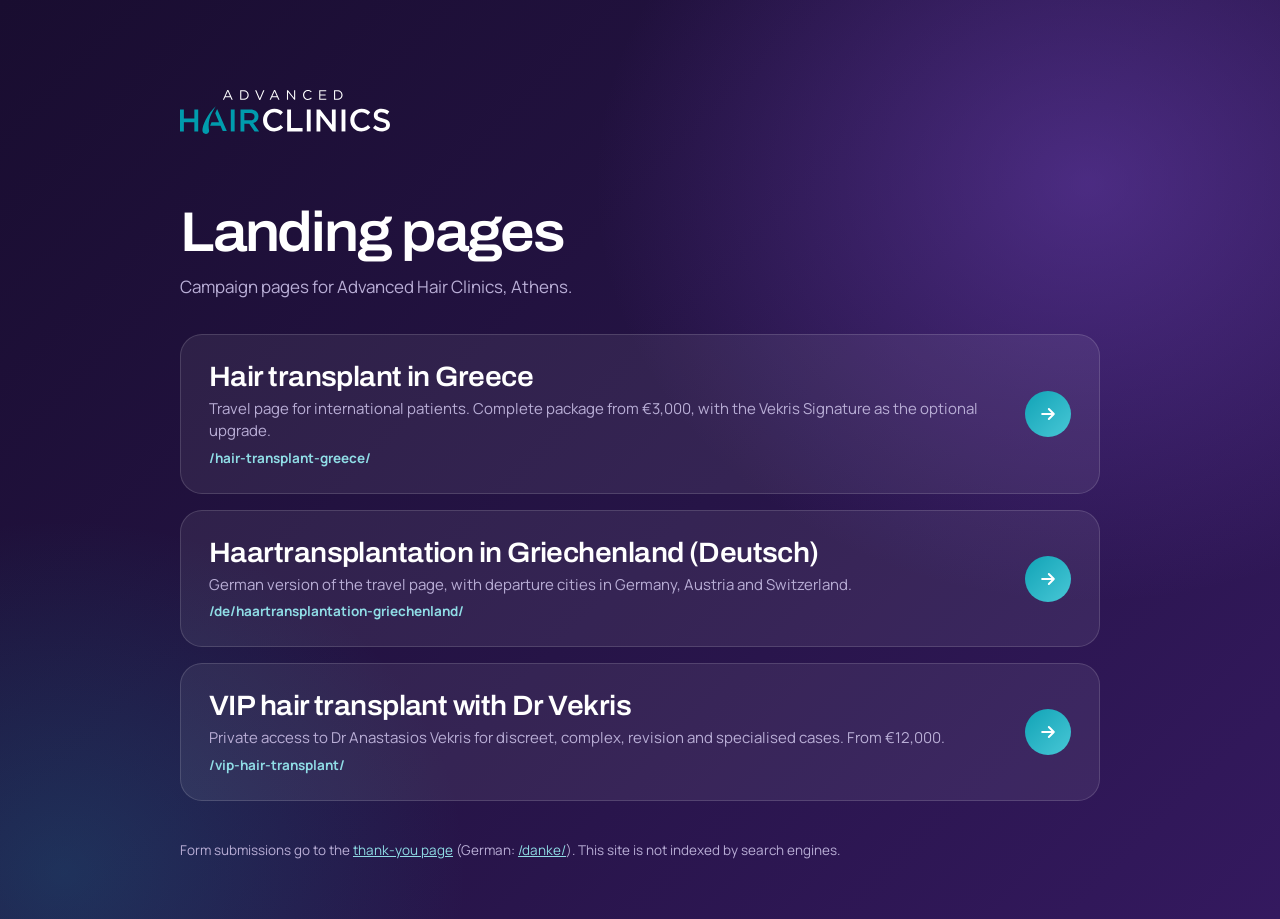
<file: index.html>
<!doctype html>
<html lang="en-GB">
<head>
<meta charset="utf-8">
<!-- Google Tag Manager -->
<script>(function(w,d,s,l,i){w[l]=w[l]||[];w[l].push({'gtm.start':
new Date().getTime(),event:'gtm.js'});var f=d.getElementsByTagName(s)[0],
j=d.createElement(s),dl=l!='dataLayer'?'&l='+l:'';j.async=true;j.src=
'https://www.googletagmanager.com/gtm.js?id='+i+dl;f.parentNode.insertBefore(j,f);
})(window,document,'script','dataLayer','GTM-T5J46FZ');</script>
<!-- End Google Tag Manager -->
<meta name="viewport" content="width=device-width, initial-scale=1">
<meta name="robots" content="noindex, nofollow, noarchive, nosnippet, noimageindex">
<title>Landing pages | Advanced Hair Clinics</title>
<meta name="theme-color" content="#190D30">
<link rel="icon" href="/assets/img/favicon.png">
<link rel="preconnect" href="https://fonts.googleapis.com">
<link rel="preconnect" href="https://fonts.gstatic.com" crossorigin>
<link href="https://fonts.googleapis.com/css2?family=Archivo:wdth,wght@100..125,500..700&family=Manrope:wght@400;500;700;800&display=swap" rel="stylesheet">
<style>
  :root { --ink: #190D30; --ink-2: #261447; --teal: #11A3B6; --teal-soft: #8FDCE5; --lilac: #B9AED6; --line: rgba(255,255,255,.14); }
  * { box-sizing: border-box; margin: 0; padding: 0; }
  body {
    min-height: 100svh; font-family: "Manrope", system-ui, sans-serif; color: #fff;
    background:
      radial-gradient(55% 65% at 85% 20%, rgba(120,72,200,.45), transparent 70%),
      radial-gradient(45% 55% at 5% 95%, rgba(17,163,182,.22), transparent 70%),
      linear-gradient(135deg, #190D30 0%, #261447 55%, #34195F 100%);
  }
  .wrap { max-width: 960px; margin: 0 auto; padding: clamp(40px, 7vw, 90px) 20px 60px; }
  .logo { width: 210px; height: auto; display: block; }
  h1 { margin-top: clamp(40px, 6vw, 70px); font-family: "Archivo", sans-serif; font-stretch: 108%; font-weight: 600; font-size: clamp(34px, 5vw, 56px); letter-spacing: -0.04em; line-height: 1.02; }
  .lead { margin-top: 14px; color: var(--lilac); font-size: 17px; }
  ul { list-style: none; margin-top: 36px; display: grid; gap: 16px; }
  a.lp {
    display: grid; grid-template-columns: 1fr auto; align-items: center; gap: 6px 24px;
    padding: 26px 28px; border-radius: 22px; text-decoration: none; color: #fff;
    background: rgba(255,255,255,.07); border: 1px solid var(--line);
    transition: background .3s, border-color .3s, transform .3s;
  }
  a.lp:hover, a.lp:focus-visible { background: rgba(255,255,255,.12); border-color: rgba(143,220,229,.5); transform: translateY(-2px); }
  a.lp:focus-visible { outline: 3px solid var(--teal); outline-offset: 3px; }
  .lp-name { font-family: "Archivo", sans-serif; font-stretch: 105%; font-weight: 600; font-size: clamp(22px, 2.6vw, 28px); letter-spacing: -0.02em; }
  .lp-desc { grid-column: 1; color: var(--lilac); font-size: 15px; line-height: 1.5; }
  .lp-url { grid-column: 1; color: var(--teal-soft); font-size: 13.5px; font-weight: 700; }
  .lp-go { grid-row: 1 / span 3; grid-column: 2; width: 46px; height: 46px; border-radius: 50%; display: grid; place-items: center; background: linear-gradient(135deg, #11A3B6, #48C7D6); }
  .lp-go svg { width: 20px; height: 20px; fill: none; stroke: #fff; stroke-width: 2.4; stroke-linecap: round; stroke-linejoin: round; }
  .note { margin-top: 40px; color: var(--lilac); font-size: 13.5px; }
  .note a { color: var(--teal-soft); }
</style>
</head>
<body>
<!-- Google Tag Manager (noscript) -->
<noscript><iframe src="https://www.googletagmanager.com/ns.html?id=GTM-T5J46FZ"
height="0" width="0" style="display:none;visibility:hidden"></iframe></noscript>
<!-- End Google Tag Manager (noscript) -->
<main class="wrap">
  <img class="logo" src="/assets/img/logo-light.svg" alt="Advanced Hair Clinics" width="210" height="44">
  <h1>Landing pages</h1>
  <p class="lead">Campaign pages for Advanced Hair Clinics, Athens.</p>
  <ul>
    <li>
      <a class="lp" href="/hair-transplant-greece/">
        <span class="lp-name">Hair transplant in Greece</span>
        <span class="lp-desc">Travel page for international patients. Complete package from €3,000, with the Vekris Signature as the optional upgrade.</span>
        <span class="lp-url">/hair-transplant-greece/</span>
        <span class="lp-go" aria-hidden="true"><svg viewBox="0 0 24 24"><path d="M5 12h14M13 6l6 6-6 6"/></svg></span>
      </a>
    </li>
    <li>
      <a class="lp" href="/de/haartransplantation-griechenland/">
        <span class="lp-name">Haartransplantation in Griechenland (Deutsch)</span>
        <span class="lp-desc">German version of the travel page, with departure cities in Germany, Austria and Switzerland.</span>
        <span class="lp-url">/de/haartransplantation-griechenland/</span>
        <span class="lp-go" aria-hidden="true"><svg viewBox="0 0 24 24"><path d="M5 12h14M13 6l6 6-6 6"/></svg></span>
      </a>
    </li>
    <li>
      <a class="lp" href="/vip-hair-transplant/">
        <span class="lp-name">VIP hair transplant with Dr Vekris</span>
        <span class="lp-desc">Private access to Dr Anastasios Vekris for discreet, complex, revision and specialised cases. From €12,000.</span>
        <span class="lp-url">/vip-hair-transplant/</span>
        <span class="lp-go" aria-hidden="true"><svg viewBox="0 0 24 24"><path d="M5 12h14M13 6l6 6-6 6"/></svg></span>
      </a>
    </li>
  </ul>
  <p class="note">Form submissions go to the <a href="/thank-you/">thank-you page</a> (German: <a href="/danke/">/danke/</a>). This site is not indexed by search engines.</p>
</main>
</body>
</html>
</file>
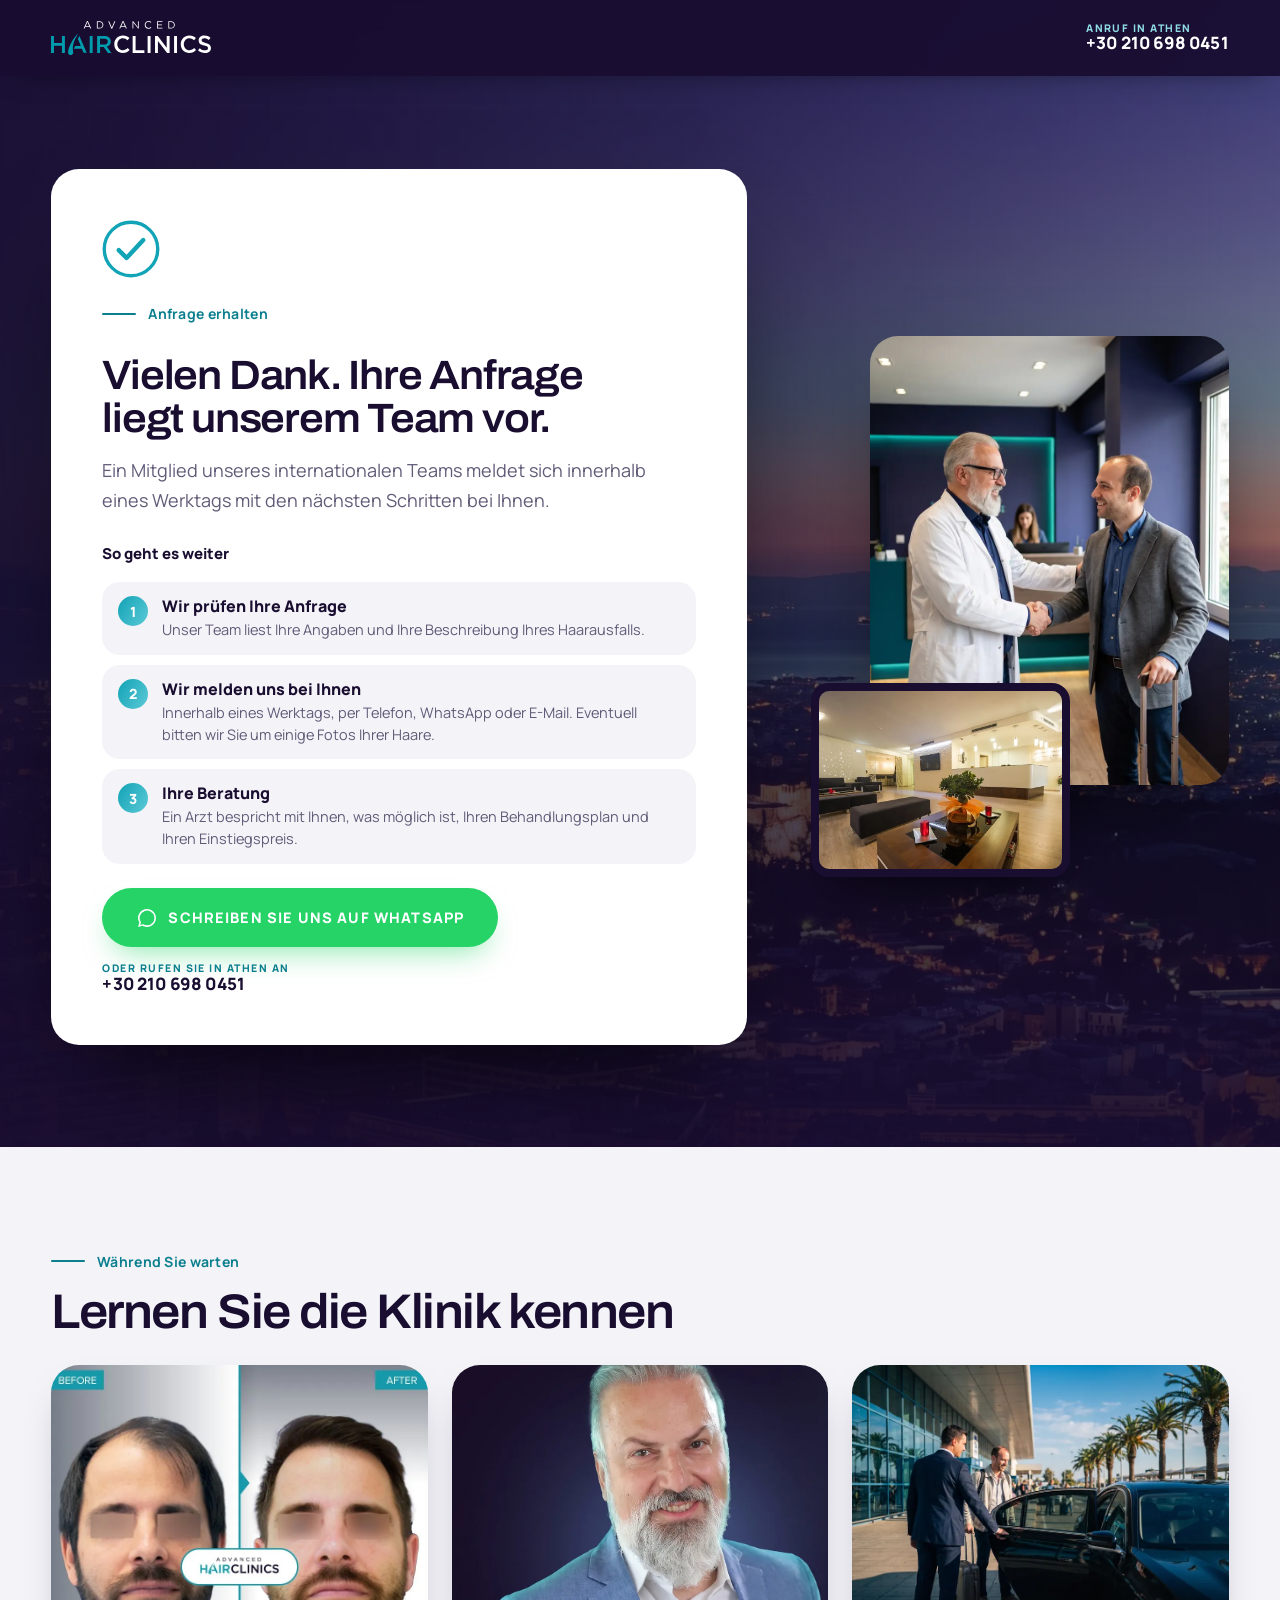
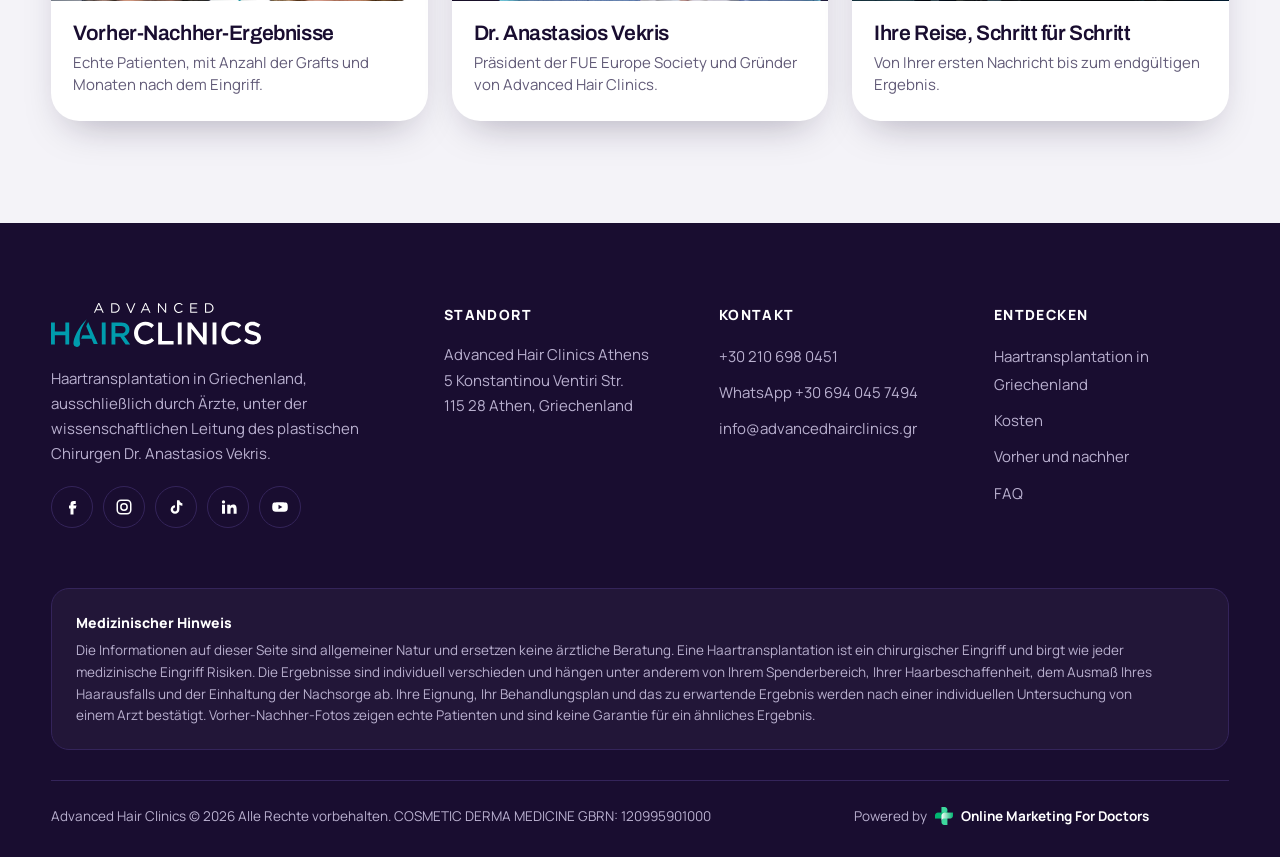
<file: danke/index.html>
<!doctype html>
<html lang="de">
<head>
<meta charset="utf-8">
<!-- Google Tag Manager -->
<script>(function(w,d,s,l,i){w[l]=w[l]||[];w[l].push({'gtm.start':
new Date().getTime(),event:'gtm.js'});var f=d.getElementsByTagName(s)[0],
j=d.createElement(s),dl=l!='dataLayer'?'&l='+l:'';j.async=true;j.src=
'https://www.googletagmanager.com/gtm.js?id='+i+dl;f.parentNode.insertBefore(j,f);
})(window,document,'script','dataLayer','GTM-T5J46FZ');</script>
<!-- End Google Tag Manager -->
<meta name="viewport" content="width=device-width, initial-scale=1">
<meta name="robots" content="noindex, nofollow, noarchive, nosnippet, noimageindex">
<title>Vielen Dank | Advanced Hair Clinics</title>
<meta name="description" content="Vielen Dank für Ihre Anfrage. Unser internationales Team meldet sich innerhalb eines Werktags bei Ihnen.">
<meta name="theme-color" content="#190D30">
<link rel="icon" href="/assets/img/favicon.png">
<link rel="preconnect" href="https://fonts.googleapis.com">
<link rel="preconnect" href="https://fonts.gstatic.com" crossorigin>
<link href="https://fonts.googleapis.com/css2?family=Archivo:ital,wdth,wght@0,100..125,400..800;1,100..125,700..800&family=Manrope:wght@400;500;600;700;800&display=swap" rel="stylesheet">
<link rel="stylesheet" href="/assets/css/base.css">
<link rel="stylesheet" href="/assets/css/greece.css">
<link rel="stylesheet" href="/assets/css/thanks.css">
</head>
<body class="ty-page">
<!-- Google Tag Manager (noscript) -->
<noscript><iframe src="https://www.googletagmanager.com/ns.html?id=GTM-T5J46FZ"
height="0" width="0" style="display:none;visibility:hidden"></iframe></noscript>
<!-- End Google Tag Manager (noscript) -->
<a class="skip" href="#main">Zum Inhalt springen</a>

<!-- ============ HEADER ============ -->
<header class="site-header is-scrolled" id="top">
  <div class="header-inner ty-header">
    <a class="brand" href="/de/haartransplantation-griechenland/" aria-label="Advanced Hair Clinics, zurück zur Seite Haartransplantation in Griechenland">
      <img src="/assets/img/logo-light.svg" alt="Advanced Hair Clinics" width="190" height="40">
    </a>
    <div class="header-actions">
      <a class="header-phone" href="tel:+302106980451">
        <span class="header-phone-label">Anruf in Athen</span>
        <span class="header-phone-number">+30 210 698 0451</span>
      </a>
      <a class="icon-btn phone-icon" href="tel:+302106980451" aria-label="+30 210 698 0451 anrufen">
        <svg viewBox="0 0 24 24" aria-hidden="true"><path d="M6.6 10.8a15.1 15.1 0 0 0 6.6 6.6l2.2-2.2a1 1 0 0 1 1-.25 11.4 11.4 0 0 0 3.6.57 1 1 0 0 1 1 1V20a1 1 0 0 1-1 1A17 17 0 0 1 3 4a1 1 0 0 1 1-1h3.5a1 1 0 0 1 1 1c0 1.25.2 2.45.57 3.57a1 1 0 0 1-.25 1z"/></svg>
      </a>
    </div>
  </div>
</header>

<main id="main">

<!-- ============ CONFIRMATION ============ -->
<section class="ty" aria-labelledby="ty-title">
  <div class="ty-bg" aria-hidden="true">
    <picture>
      <source media="(max-width: 760px)" srcset="/assets/img/greece/athens-dusk-sm.webp">
      <img src="/assets/img/greece/athens-dusk.webp" alt="" width="2600" height="1103">
    </picture>
  </div>
  <div class="ty-inner">
    <div class="ty-card">
      <span class="ty-tick" aria-hidden="true"><svg viewBox="0 0 52 52"><circle cx="26" cy="26" r="24"/><path d="M15 27l7 7 15-16"/></svg></span>
      <p class="kicker" id="ty-kicker">Anfrage erhalten</p>
      <h1 id="ty-title" class="h2"><span id="ty-name">Vielen Dank.</span> Ihre Anfrage liegt unserem Team vor.</h1>
      <p class="ty-lead" id="ty-lead">Ein Mitglied unseres internationalen Teams meldet sich innerhalb eines Werktags mit den nächsten Schritten bei Ihnen.</p>

      <h2 class="ty-sub">So geht es weiter</h2>
      <ol class="ty-steps">
        <li><h3>Wir prüfen Ihre Anfrage</h3><p id="ty-step1">Unser Team liest Ihre Angaben und Ihre Beschreibung Ihres Haarausfalls.</p></li>
        <li><h3>Wir melden uns bei Ihnen</h3><p>Innerhalb eines Werktags, per Telefon, WhatsApp oder E-Mail. Eventuell bitten wir Sie um einige Fotos Ihrer Haare.</p></li>
        <li><h3 id="ty-step3-title">Ihre Beratung</h3><p id="ty-step3">Ein Arzt bespricht mit Ihnen, was möglich ist, Ihren Behandlungsplan und Ihren Einstiegspreis.</p></li>
      </ol>

      <div class="ty-actions">
        <a class="btn btn-teal btn-lg ty-wa" href="https://wa.me/306940457494" target="_blank" rel="noopener"><svg viewBox="0 0 32 32" aria-hidden="true"><path d="M16 3a13 13 0 0 0-11.2 19.6L3 29l6.6-1.7A13 13 0 1 0 16 3zm0 23.7a10.7 10.7 0 0 1-5.5-1.5l-.4-.2-3.9 1 1-3.8-.2-.4A10.7 10.7 0 1 1 16 26.7z"/></svg><span>Schreiben Sie uns auf WhatsApp</span></a>
        <a class="header-phone ty-phone" href="tel:+302106980451">
          <span class="header-phone-label">Oder rufen Sie in Athen an</span>
          <span class="header-phone-number">+30 210 698 0451</span>
        </a>
      </div>
    </div>

    <figure class="ty-media" aria-hidden="true">
      <img class="tym-main" id="ty-img" src="/assets/img/greece/welcome-sm.webp" alt="" width="860" height="1068">
      <img class="tym-sat" src="/assets/img/clinic/clinic-5.webp" alt="">
    </figure>
  </div>
</section>

<!-- ============ WHILE YOU WAIT ============ -->
<section class="ty-more" aria-labelledby="ty-more-title">
  <div class="ty-more-head">
    <p class="kicker">Während Sie warten</p>
    <h2 id="ty-more-title" class="h2">Lernen Sie die Klinik kennen</h2>
  </div>
  <ul class="ty-links">
    <li><a href="/de/haartransplantation-griechenland/#results">
      <img src="/assets/img/ba/hair-transplant-128-a.webp" alt="" loading="lazy" width="800" height="500">
      <span><strong>Vorher-Nachher-Ergebnisse</strong>Echte Patienten, mit Anzahl der Grafts und Monaten nach dem Eingriff.</span></a></li>
    <li><a href="/de/haartransplantation-griechenland/#dr-vekris">
      <img src="/assets/img/doc/vekris-meet-bg-mobile.webp" alt="" loading="lazy" width="985" height="1000">
      <span><strong>Dr. Anastasios Vekris</strong>Präsident der FUE Europe Society und Gründer von Advanced Hair Clinics.</span></a></li>
    <li><a href="/de/haartransplantation-griechenland/#journey">
      <img src="/assets/img/greece/airport-transfer-sm.webp" alt="" loading="lazy" width="860" height="577">
      <span><strong>Ihre Reise, Schritt für Schritt</strong>Von Ihrer ersten Nachricht bis zum endgültigen Ergebnis.</span></a></li>
  </ul>
</section>

</main>

<!-- ============ FOOTER ============ -->
<footer class="site-footer" id="contact">
  <div class="footer-grid">
    <div class="footer-brand">
      <img src="/assets/img/logo-light.svg" alt="Advanced Hair Clinics" width="210" height="44" loading="lazy">
      <p>Haartransplantation in Griechenland, ausschließlich durch Ärzte, unter der wissenschaftlichen Leitung des plastischen Chirurgen Dr. Anastasios Vekris.</p>
      <ul class="social" aria-label="Soziale Medien">
        <li><a href="https://www.facebook.com/AdvancedHairClinics/" target="_blank" rel="noopener" aria-label="Advanced Hair Clinics auf Facebook"><svg viewBox="0 0 24 24" aria-hidden="true"><path d="M14 8h3V4h-3a4 4 0 0 0-4 4v2H8v4h2v8h4v-8h3l1-4h-4V8.5a.5.5 0 0 1 .5-.5z"/></svg></a></li>
        <li><a href="https://www.instagram.com/advanced_hair_clinics/" target="_blank" rel="noopener" aria-label="Advanced Hair Clinics auf Instagram"><svg viewBox="0 0 24 24" aria-hidden="true" class="stroke"><rect x="3" y="3" width="18" height="18" rx="5"/><circle cx="12" cy="12" r="4.2"/></svg></a></li>
        <li><a href="https://www.tiktok.com/@advancedhairclinics" target="_blank" rel="noopener" aria-label="Advanced Hair Clinics auf TikTok"><svg viewBox="0 0 24 24" aria-hidden="true"><path d="M16.5 3c.4 2.3 1.9 3.8 4 4v3.2a7.6 7.6 0 0 1-4-1.2v6.3A5.8 5.8 0 1 1 10.7 9.5v3.3a2.6 2.6 0 1 0 2.6 2.6V3z"/></svg></a></li>
        <li><a href="https://www.linkedin.com/company/advanced-hair-clinics" target="_blank" rel="noopener" aria-label="Advanced Hair Clinics auf LinkedIn"><svg viewBox="0 0 24 24" aria-hidden="true"><path d="M4 9h4v12H4zM6 3a2.2 2.2 0 1 1 0 4.4A2.2 2.2 0 0 1 6 3zm5 6h3.8v1.7h.1c.5-1 1.8-2 3.8-2 4 0 4.8 2.6 4.8 6V21h-4v-5.5c0-1.3 0-3-1.9-3s-2.2 1.5-2.2 2.9V21H11z"/></svg></a></li>
        <li><a href="https://www.youtube.com/user/advancedhairclinics" target="_blank" rel="noopener" aria-label="Advanced Hair Clinics auf YouTube"><svg viewBox="0 0 24 24" aria-hidden="true"><path d="M22 8.2a3 3 0 0 0-2.1-2.1C18 5.6 12 5.6 12 5.6s-6 0-7.9.5A3 3 0 0 0 2 8.2 31 31 0 0 0 1.6 12 31 31 0 0 0 2 15.8a3 3 0 0 0 2.1 2.1c1.9.5 7.9.5 7.9.5s6 0 7.9-.5a3 3 0 0 0 2.1-2.1c.4-1.2.4-3.8.4-3.8s0-2.6-.4-3.8zM10 15V9l5.2 3z"/></svg></a></li>
      </ul>
    </div>
    <div class="footer-col">
      <h2>Standort</h2>
      <address>
        Advanced Hair Clinics Athens<br>
        5 Konstantinou Ventiri Str.<br>
        115 28 Athen, Griechenland
      </address>
    </div>
    <div class="footer-col">
      <h2>Kontakt</h2>
      <p><a href="tel:+302106980451">+30 210 698 0451</a></p>
      <p><a href="https://wa.me/306940457494" target="_blank" rel="noopener">WhatsApp +30 694 045 7494</a></p>
      <p><a href="mailto:info@advancedhairclinics.gr">info@advancedhairclinics.gr</a></p>
    </div>
    <div class="footer-col">
      <h2>Entdecken</h2>
      <ul>
        <li><a href="/de/haartransplantation-griechenland/">Haartransplantation in Griechenland</a></li>
        <li><a href="/de/haartransplantation-griechenland/#cost">Kosten</a></li>
        <li><a href="/de/haartransplantation-griechenland/#results">Vorher und nachher</a></li>
        <li><a href="/de/haartransplantation-griechenland/#faq">FAQ</a></li>
      </ul>
    </div>
  </div>
  <div class="footer-disclaimer">
    <h2>Medizinischer Hinweis</h2>
    <p>Die Informationen auf dieser Seite sind allgemeiner Natur und ersetzen keine ärztliche Beratung. Eine Haartransplantation ist ein chirurgischer Eingriff und birgt wie jeder medizinische Eingriff Risiken. Die Ergebnisse sind individuell verschieden und hängen unter anderem von Ihrem Spenderbereich, Ihrer Haarbeschaffenheit, dem Ausmaß Ihres Haarausfalls und der Einhaltung der Nachsorge ab. Ihre Eignung, Ihr Behandlungsplan und das zu erwartende Ergebnis werden nach einer individuellen Untersuchung von einem Arzt bestätigt. Vorher-Nachher-Fotos zeigen echte Patienten und sind keine Garantie für ein ähnliches Ergebnis.</p>
  </div>
  <div class="footer-bottom">
    <p>Advanced Hair Clinics © 2026 Alle Rechte vorbehalten. COSMETIC DERMA MEDICINE GBRN: 120995901000</p>
    <p class="powered">Powered by <a href="https://onlinemarketingfordoctors.com/" target="_blank" rel="noopener"><img src="/assets/img/omd-symbol.webp" alt="" width="18" height="18">Online Marketing For Doctors</a></p>
  </div>
</footer>

<script>
/* German thank-you page: greet by first name if the form left it for this tab. */
(() => {
  let name = '';
  try { name = sessionStorage.getItem('ahc-first-name') || ''; } catch (e) {}
  if (name) document.getElementById('ty-name').textContent = `Vielen Dank, ${name}.`;
})();
</script>
</body>
</html>
</file>
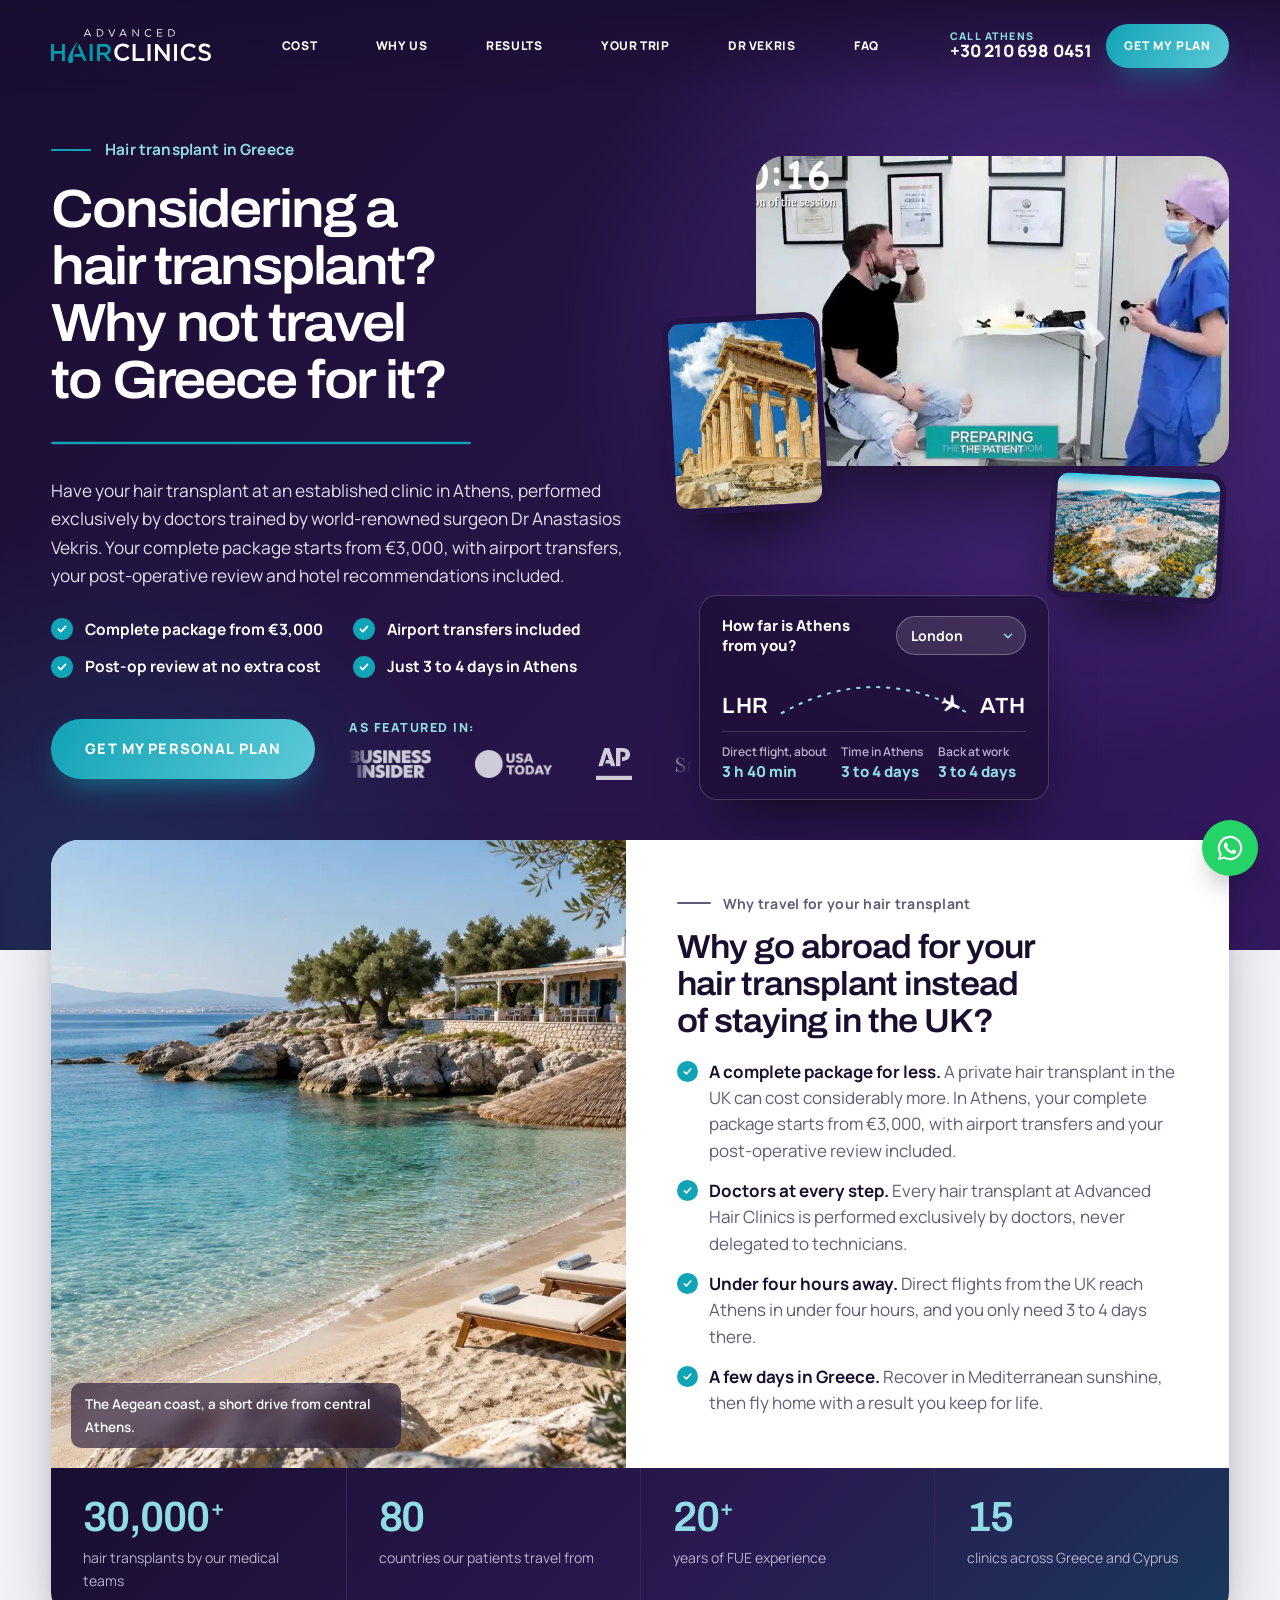
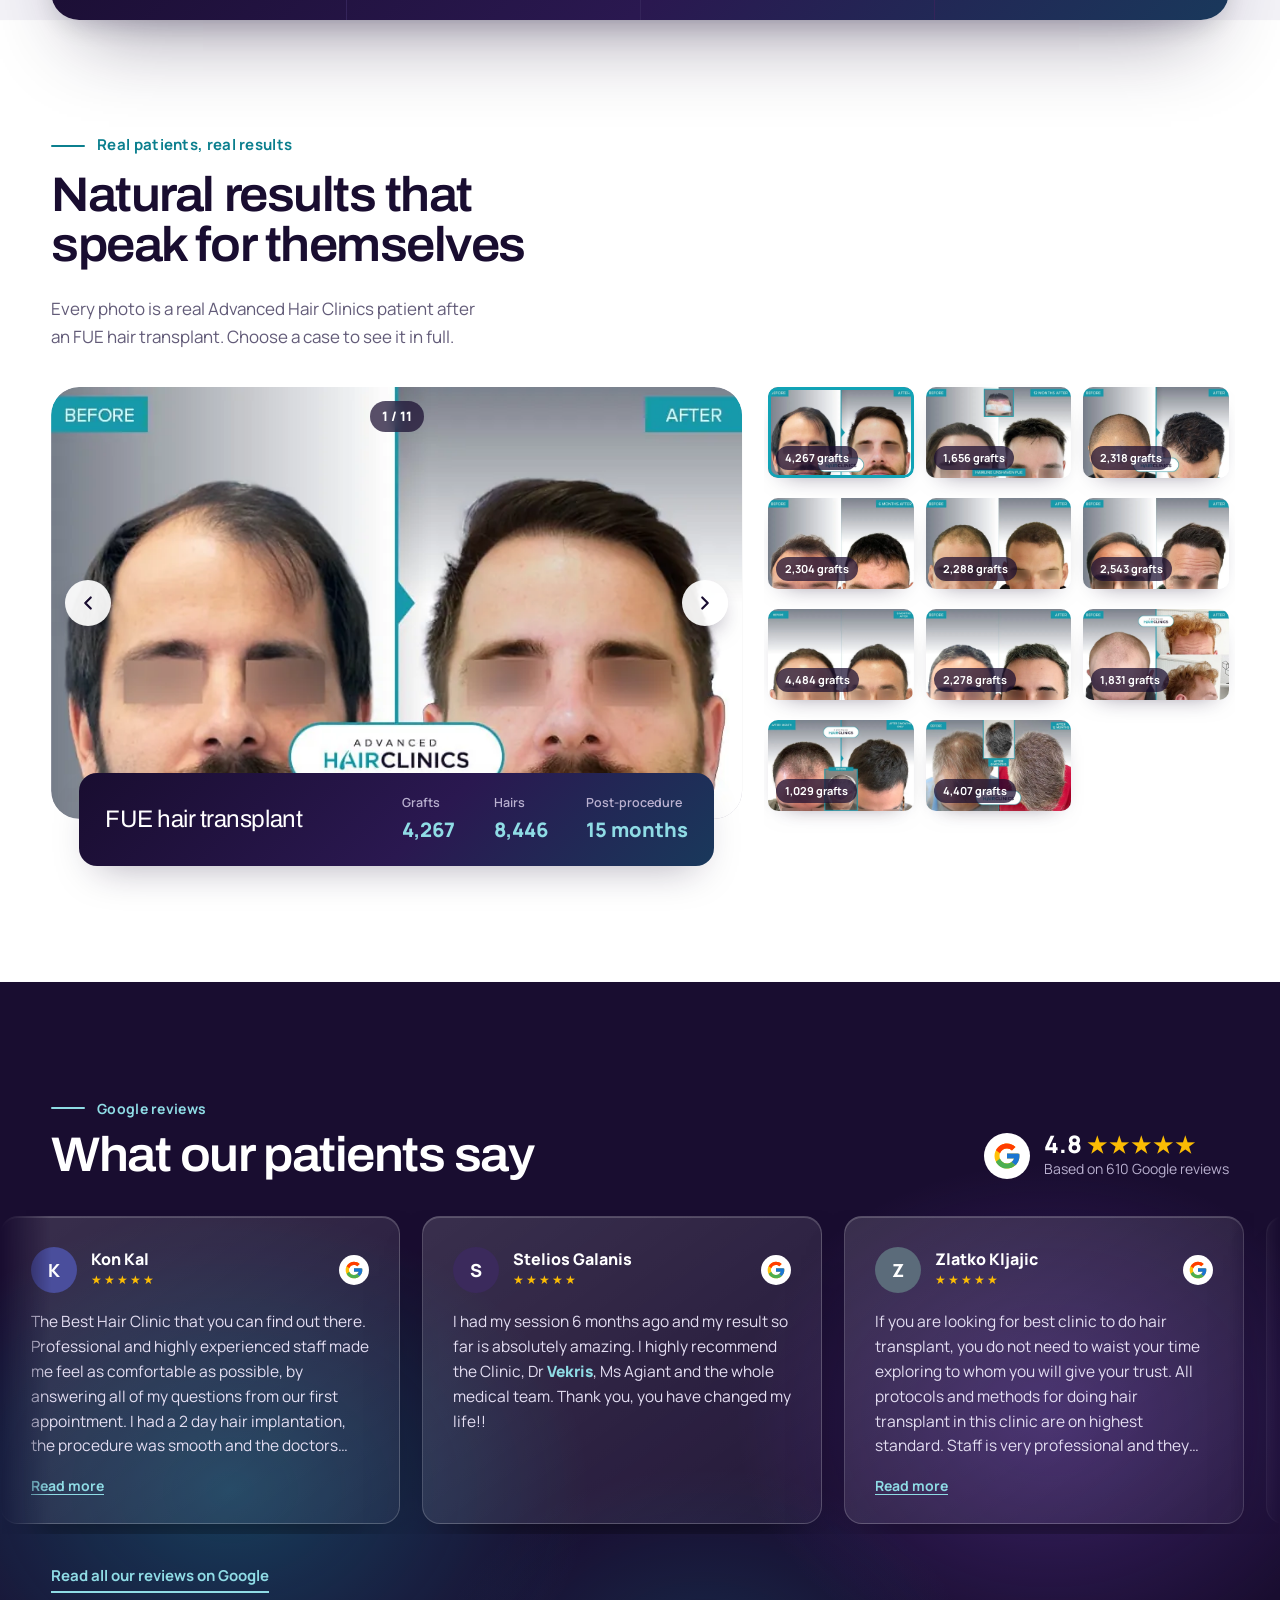
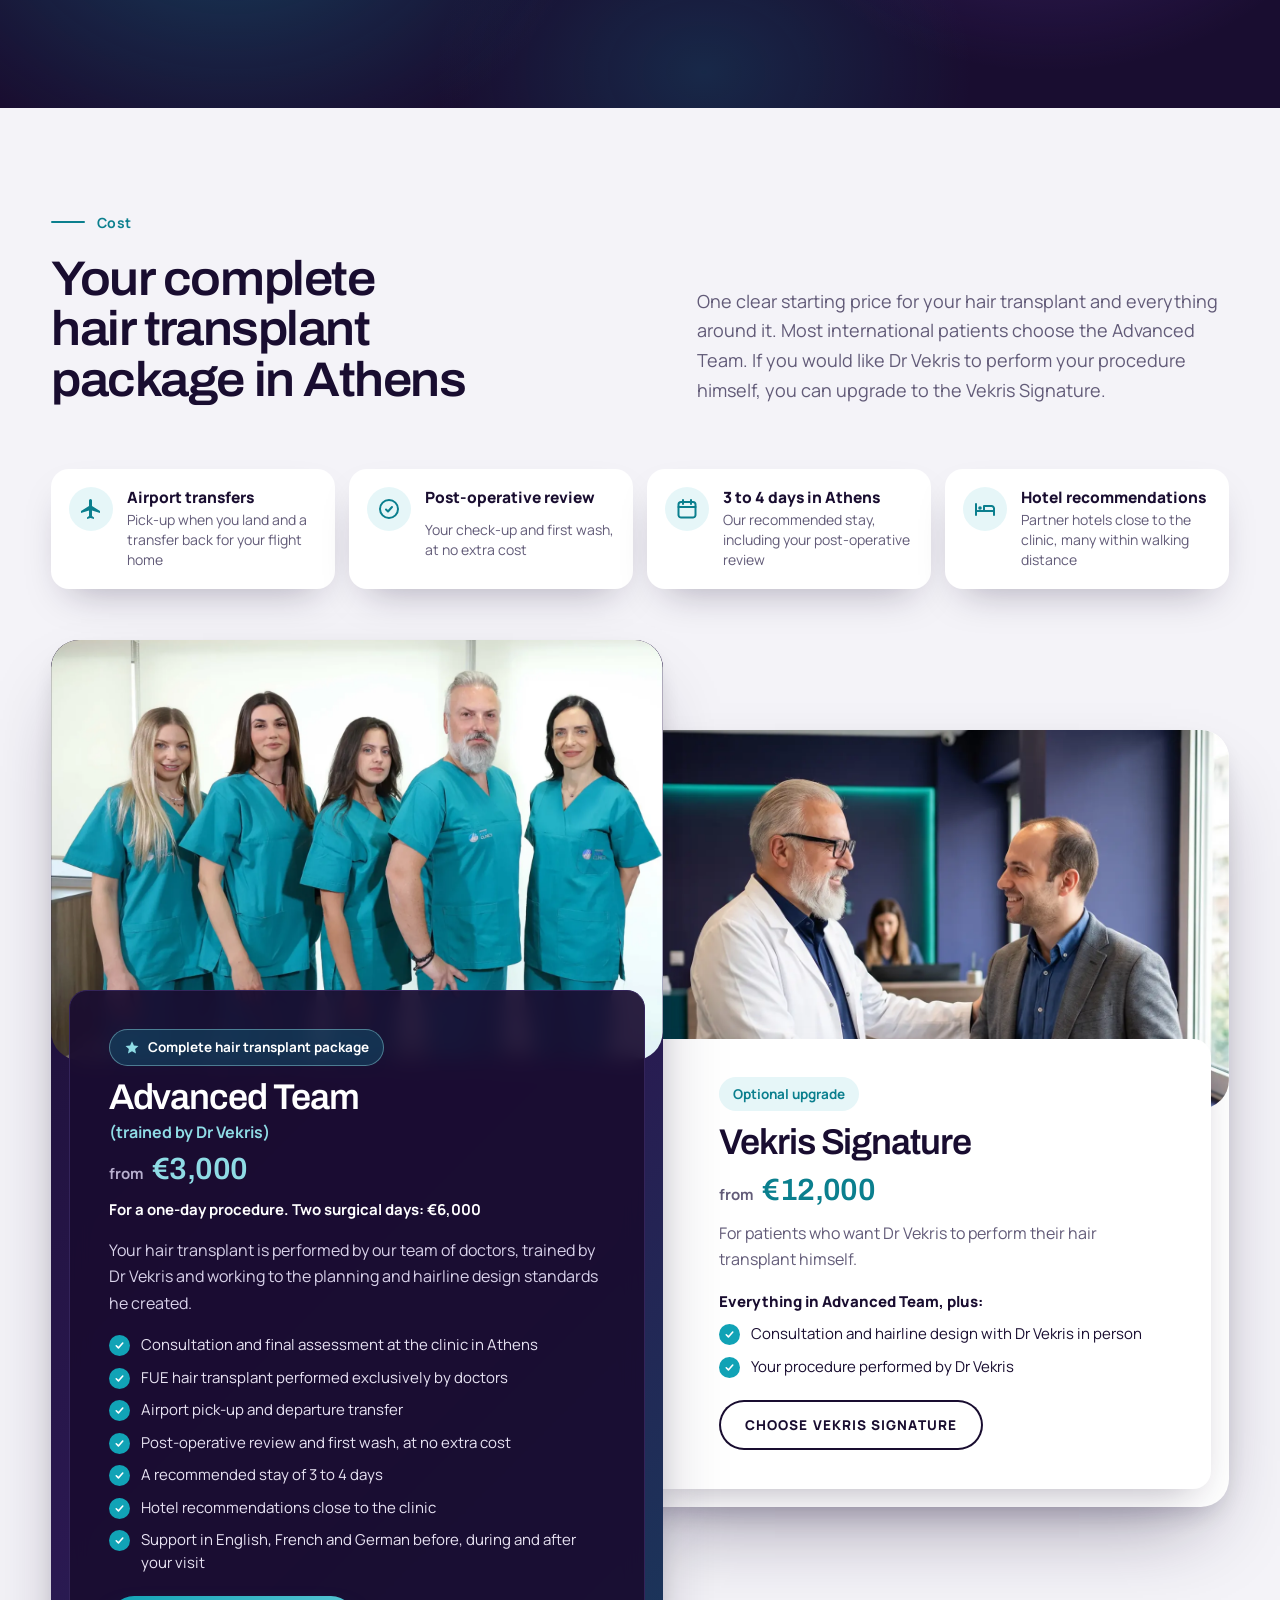
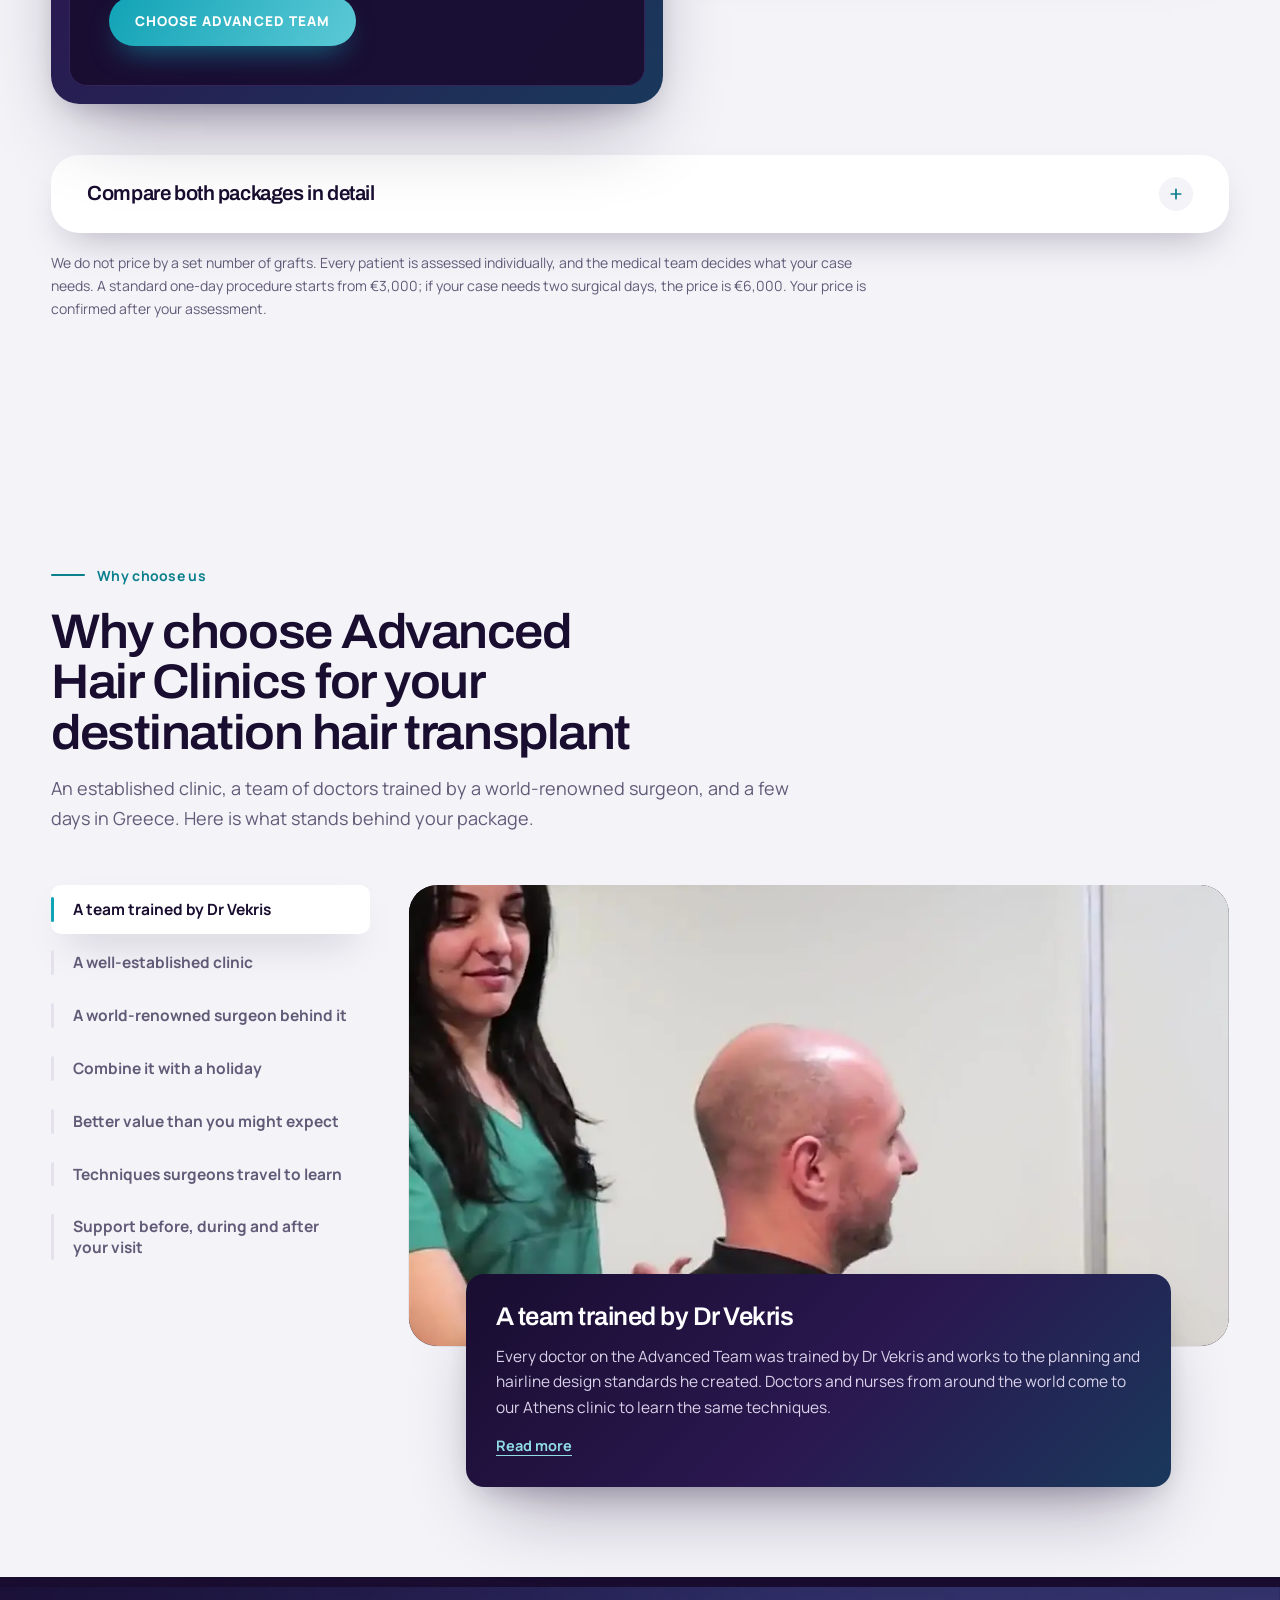
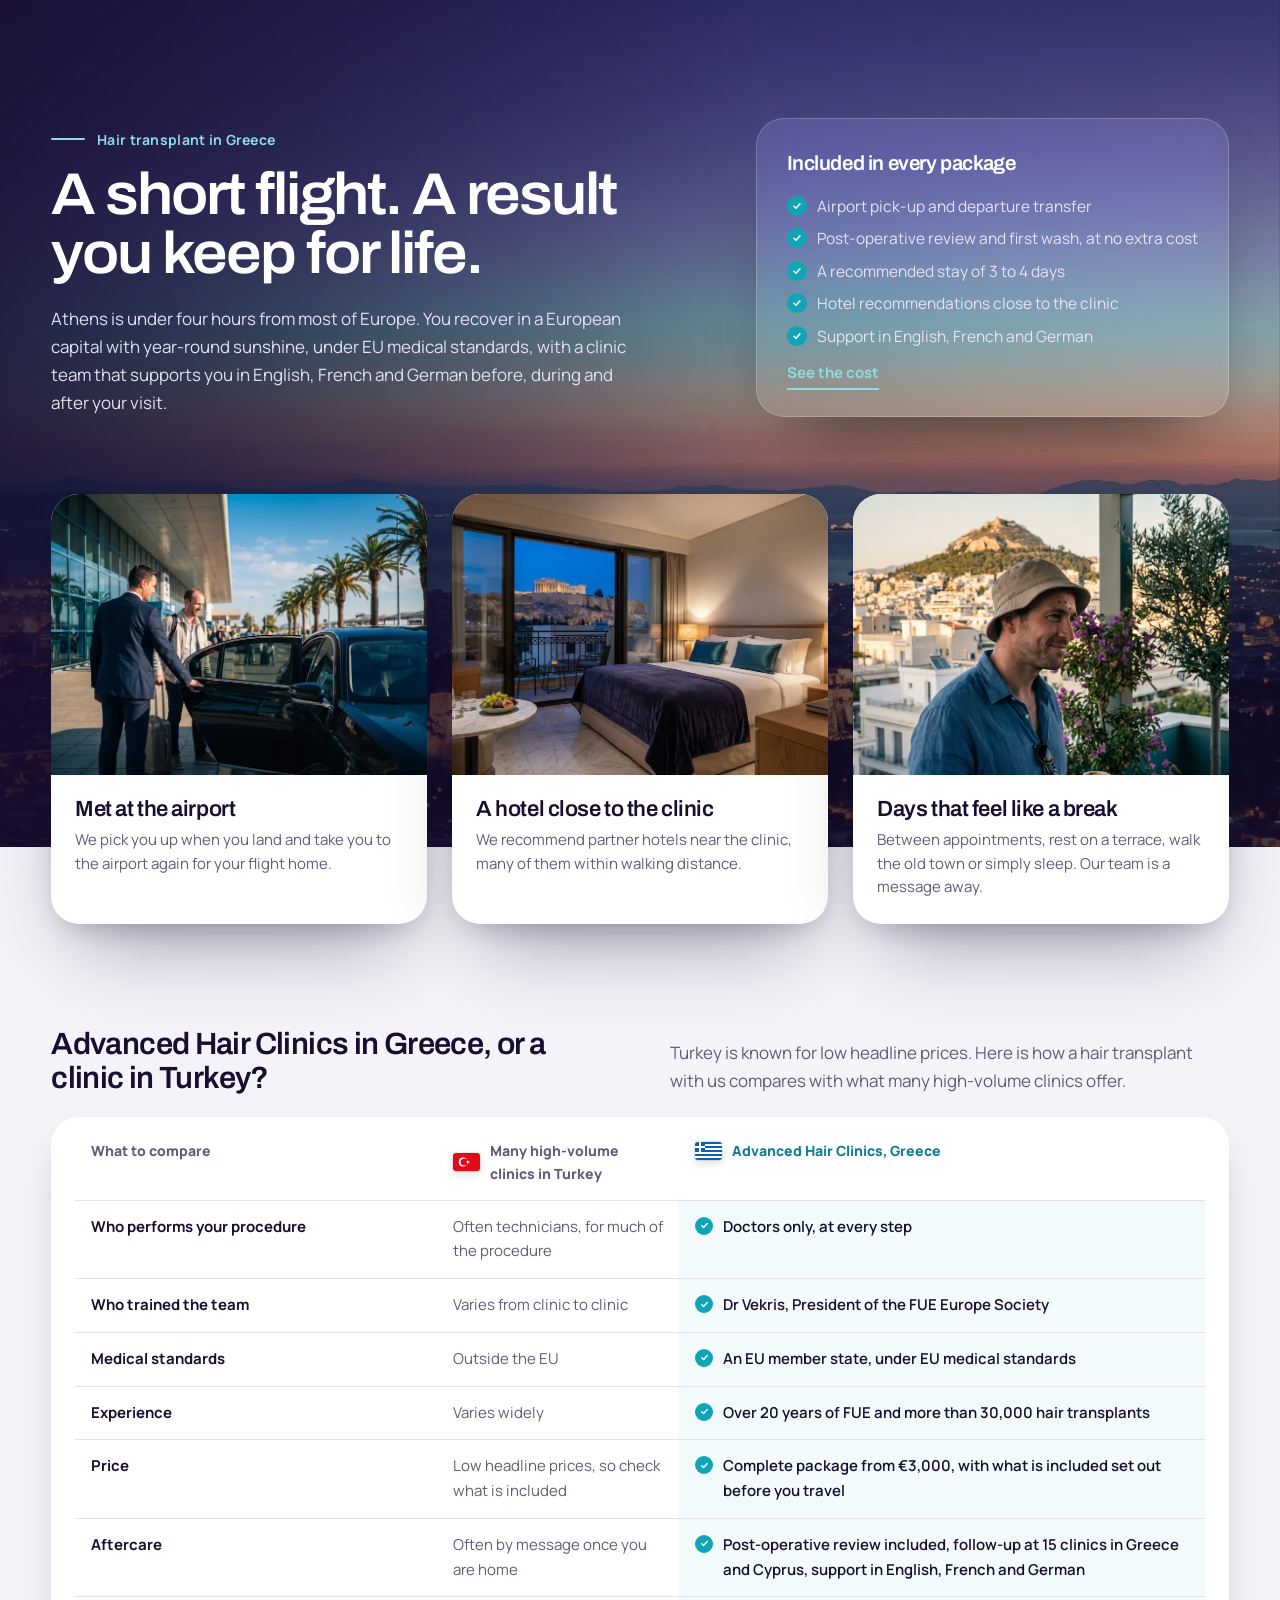
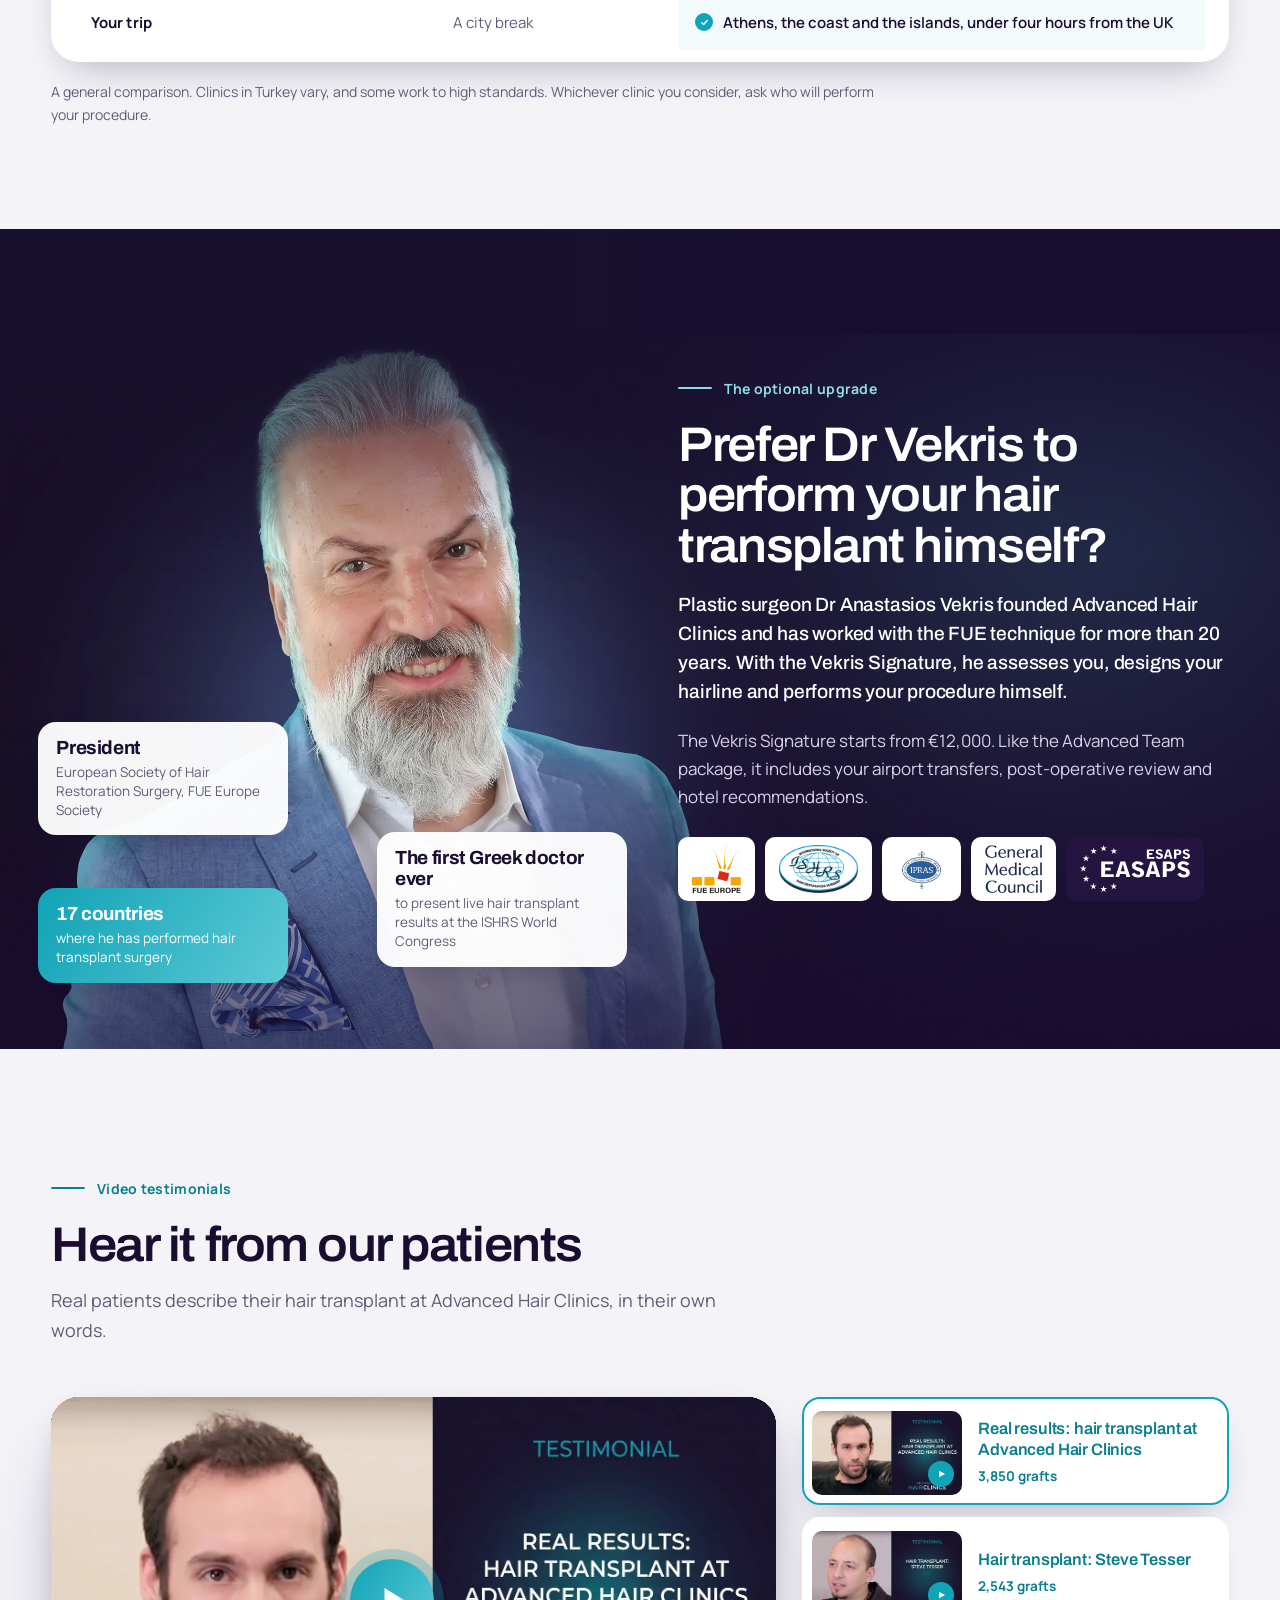
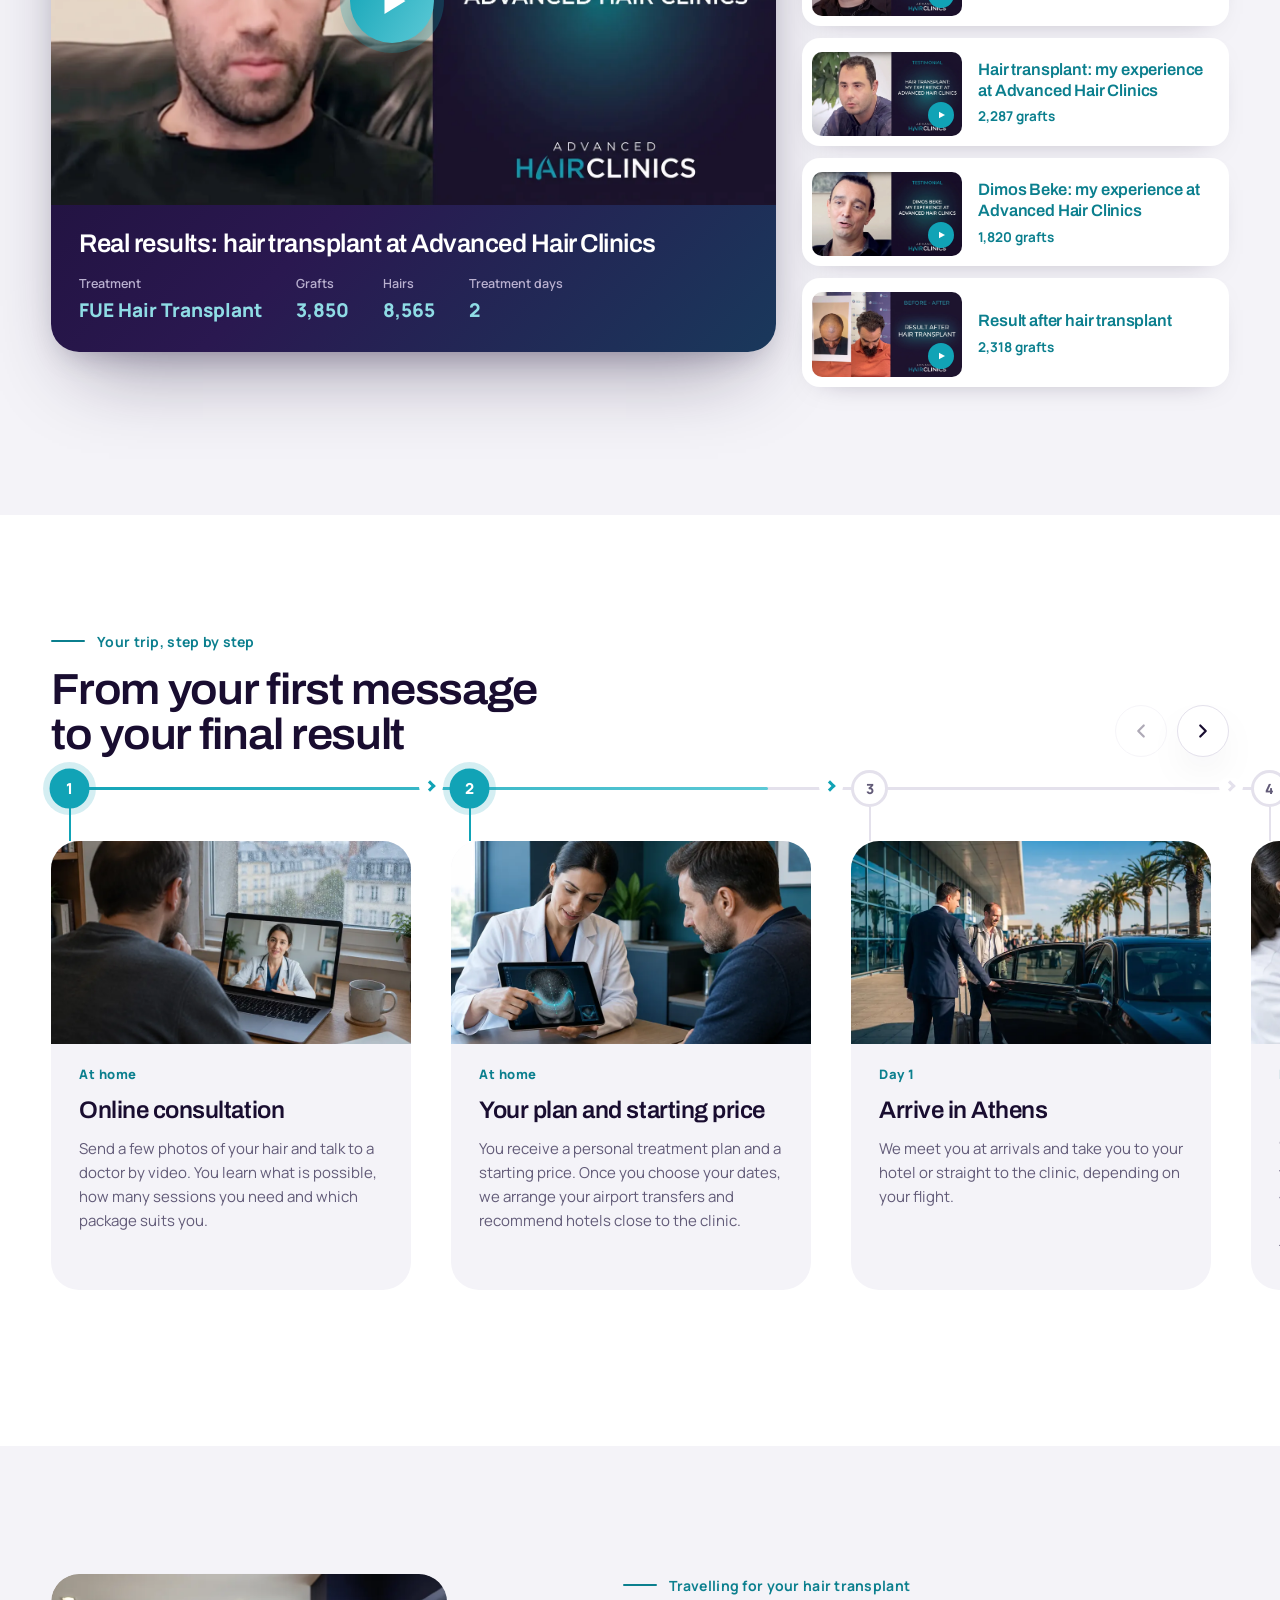
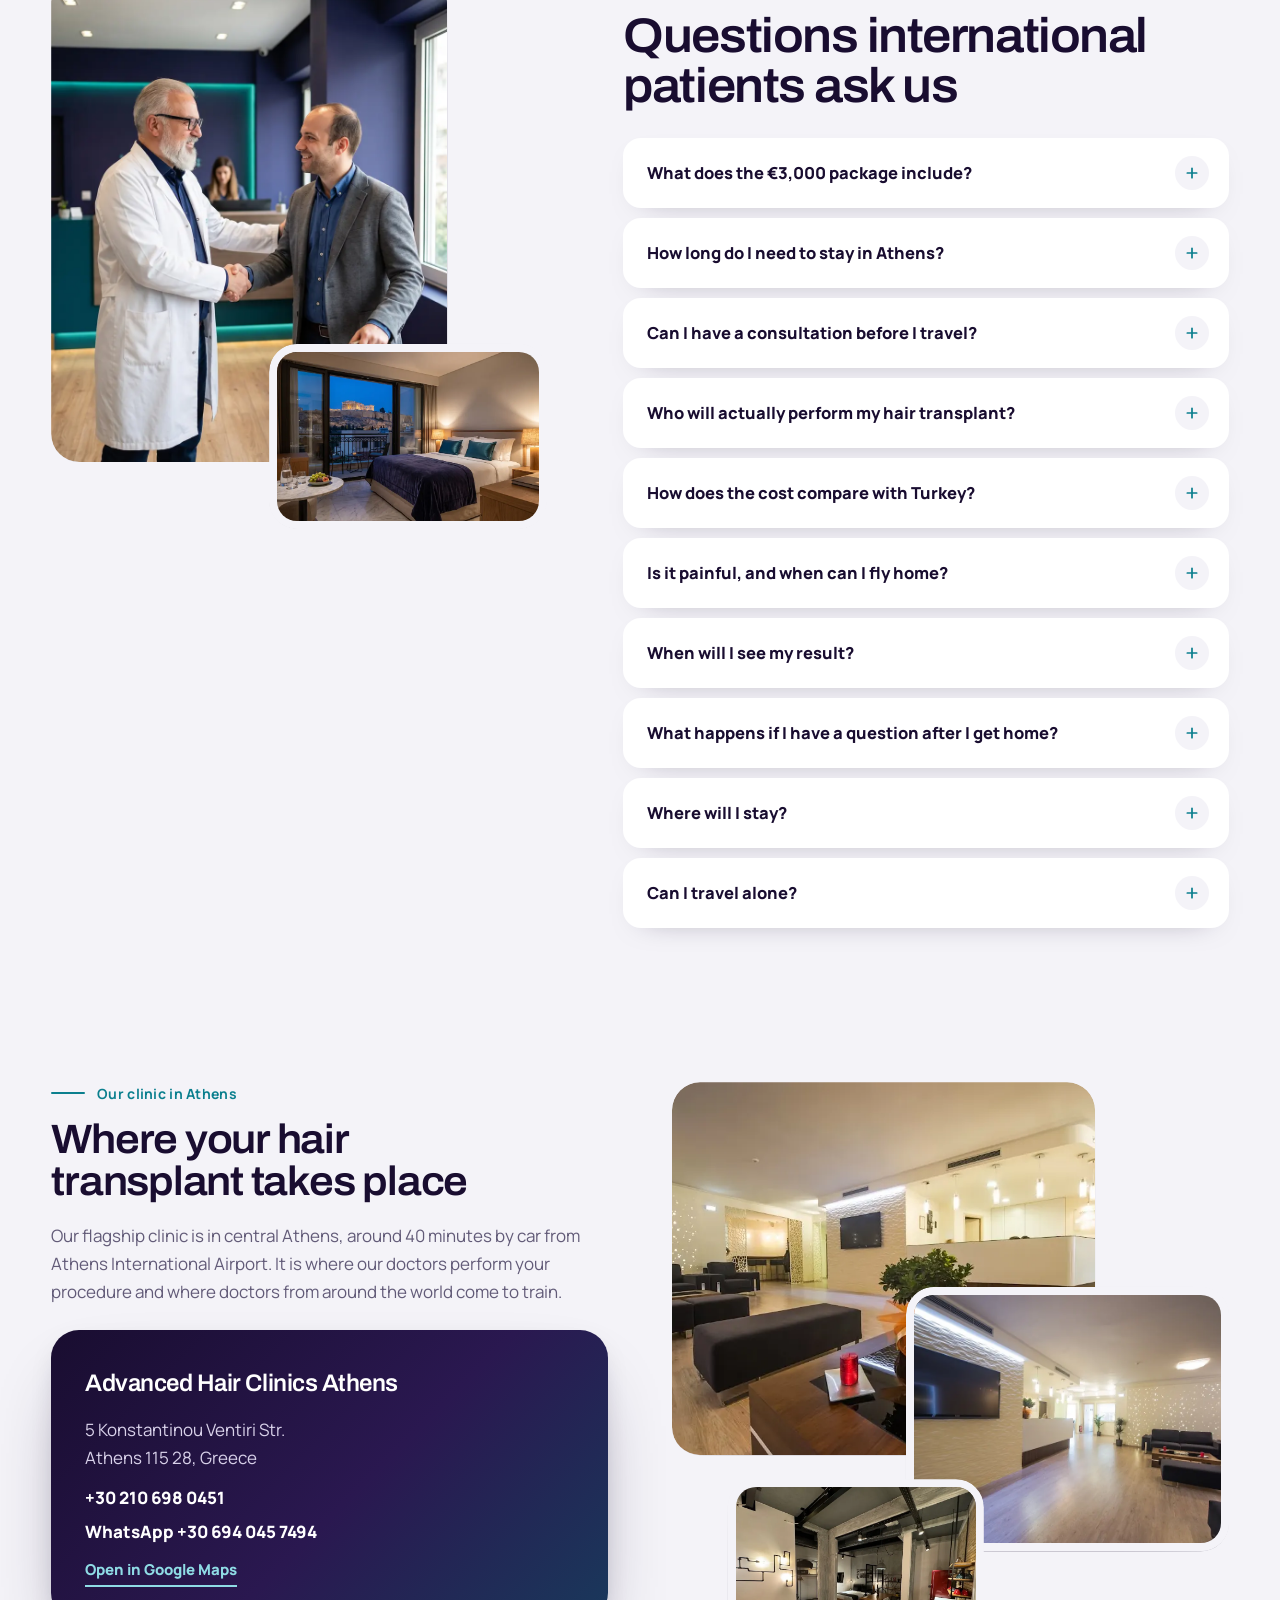
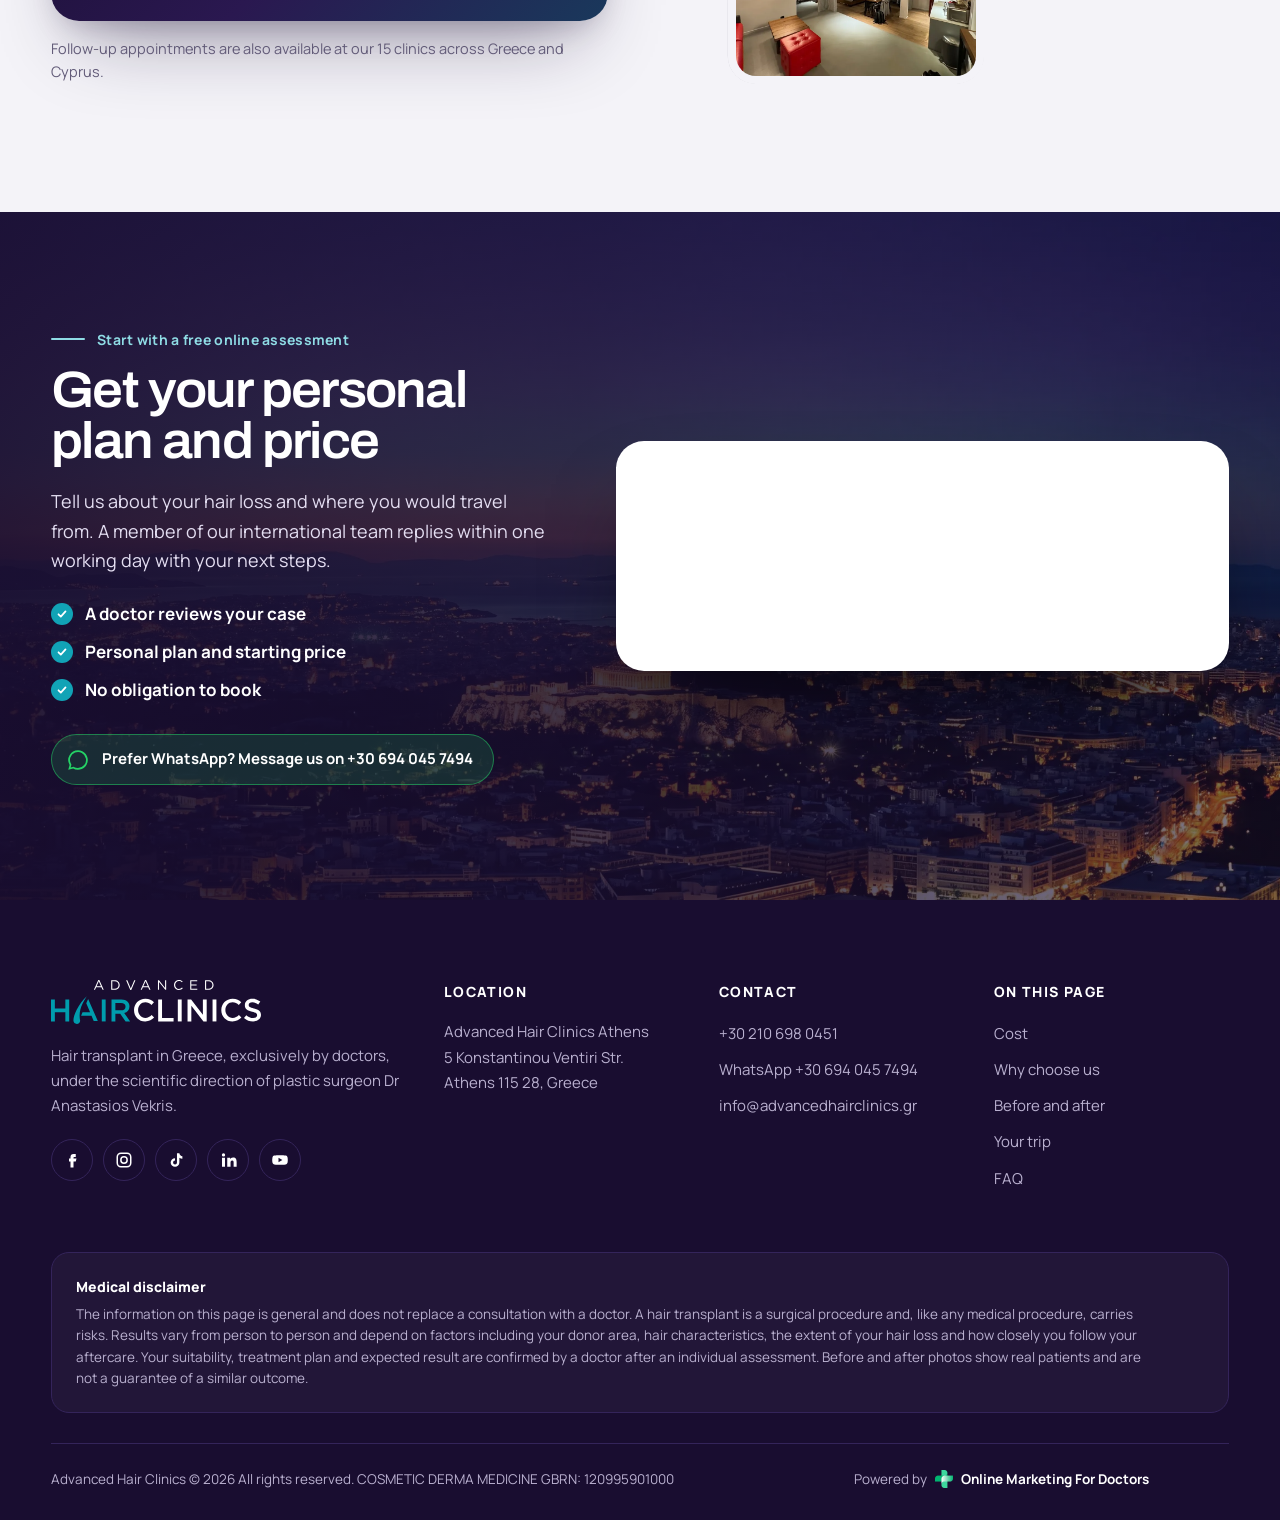
<file: hair-transplant-greece/index.html>
<!doctype html>
<html lang="en-GB">
<head>
<meta charset="utf-8">
<!-- Google Tag Manager -->
<script>(function(w,d,s,l,i){w[l]=w[l]||[];w[l].push({'gtm.start':
new Date().getTime(),event:'gtm.js'});var f=d.getElementsByTagName(s)[0],
j=d.createElement(s),dl=l!='dataLayer'?'&l='+l:'';j.async=true;j.src=
'https://www.googletagmanager.com/gtm.js?id='+i+dl;f.parentNode.insertBefore(j,f);
})(window,document,'script','dataLayer','GTM-T5J46FZ');</script>
<!-- End Google Tag Manager -->
<meta name="viewport" content="width=device-width, initial-scale=1">
<meta name="robots" content="noindex, nofollow, noarchive, nosnippet, noimageindex">
<title>Hair Transplant in Greece, Complete Package from €3,000 | Advanced Hair Clinics</title>
<meta name="description" content="Travel to Greece for your hair transplant. A complete package from €3,000 at an established Athens clinic, performed exclusively by doctors trained by Dr Anastasios Vekris, with airport transfers, a post-operative review and hotel recommendations included.">
<meta name="theme-color" content="#190D30">
<link rel="icon" href="/assets/img/favicon.png">
<link rel="preconnect" href="https://fonts.googleapis.com">
<link rel="preconnect" href="https://fonts.gstatic.com" crossorigin>
<link href="https://fonts.googleapis.com/css2?family=Archivo:ital,wdth,wght@0,100..125,400..800;1,100..125,700..800&family=Manrope:wght@400;500;600;700;800&display=swap" rel="stylesheet">
<link rel="preload" as="image" href="/assets/video/timelapse-hero-poster.webp">
<link rel="stylesheet" href="/assets/css/base.css">
<link rel="stylesheet" href="/assets/css/greece.css">
</head>
<body>
<!-- Google Tag Manager (noscript) -->
<noscript><iframe src="https://www.googletagmanager.com/ns.html?id=GTM-T5J46FZ"
height="0" width="0" style="display:none;visibility:hidden"></iframe></noscript>
<!-- End Google Tag Manager (noscript) -->
<a class="skip" href="#main">Skip to main content</a>

<!-- ============ HEADER ============ -->
<header class="site-header" id="top">
  <div class="header-inner">
    <a class="brand" href="#top" aria-label="Advanced Hair Clinics, back to the top">
      <img src="/assets/img/logo-light.svg" alt="Advanced Hair Clinics" width="190" height="40">
    </a>
    <a class="btn btn-teal header-book-mobile" href="#enquiry">Get my plan</a>

    <nav class="main-nav" aria-label="Main">
      <ul>
        <li><a href="#cost">Cost</a></li>
        <li><a href="#why-us">Why us</a></li>
        <li><a href="#results">Results</a></li>
        <li><a href="#journey">Your trip</a></li>
        <li><a href="#dr-vekris">Dr Vekris</a></li>
        <li><a href="#faq">FAQ</a></li>
      </ul>
    </nav>

    <div class="header-actions">
      <a class="header-phone" href="tel:+302106980451">
        <span class="header-phone-label">Call Athens</span>
        <span class="header-phone-number">+30 210 698 0451</span>
      </a>
      <a class="btn btn-teal header-book" href="#enquiry">Get my plan</a>
      <a class="icon-btn phone-icon" href="tel:+302106980451" aria-label="Call +30 210 698 0451">
        <svg viewBox="0 0 24 24" aria-hidden="true"><path d="M6.6 10.8a15.1 15.1 0 0 0 6.6 6.6l2.2-2.2a1 1 0 0 1 1-.25 11.4 11.4 0 0 0 3.6.57 1 1 0 0 1 1 1V20a1 1 0 0 1-1 1A17 17 0 0 1 3 4a1 1 0 0 1 1-1h3.5a1 1 0 0 1 1 1c0 1.25.2 2.45.57 3.57a1 1 0 0 1-.25 1z"/></svg>
      </a>
      <button class="icon-btn menu-toggle" type="button" aria-label="Open menu" aria-expanded="false" aria-controls="mobile-menu">
        <span></span><span></span><span></span>
      </button>
    </div>
  </div>
</header>

<div class="mobile-menu" id="mobile-menu" hidden>
  <nav aria-label="Mobile">
    <a href="#cost">Cost</a>
    <a href="#why-us">Why us</a>
    <a href="#results">Results</a>
    <a href="#journey">Your trip</a>
    <a href="#dr-vekris">Dr Vekris</a>
    <a href="#faq">FAQ</a>
    <a href="#enquiry">Contact</a>
  </nav>
  <div class="mobile-menu-foot">
    <a class="header-phone" href="tel:+302106980451">
      <span class="header-phone-label">Call Athens</span>
      <span class="header-phone-number">+30 210 698 0451</span>
    </a>
    <a class="btn btn-teal" href="#enquiry">Get my personal plan</a>
  </div>
</div>

<main id="main">

<!-- ============ HERO ============ -->
<section class="hero gr-hero hero-split" aria-label="Introduction">
  <div class="hero-content">
    <h1 class="hero-eyebrow">Hair transplant in Greece</h1>
    <p class="hero-title">
      <span class="line"><span>Considering a</span></span>
      <span class="line"><span>hair transplant?</span></span>
      <span class="line"><span>Why not travel</span></span>
      <span class="line"><span>to Greece for it?</span></span>
    </p>
    <svg class="hairline hero-hairline" viewBox="0 0 600 4" preserveAspectRatio="none" aria-hidden="true">
      <path d="M2 2 H598"/>
    </svg>
    <p class="hero-sub">Have your hair transplant at an established clinic in Athens, performed exclusively by doctors trained by world-renowned surgeon Dr Anastasios Vekris. Your complete package starts from €3,000, with airport transfers, your post-operative review and hotel recommendations included.</p>
    <ul class="hero-points">
      <li>Complete package from €3,000</li>
      <li>Airport transfers included</li>
      <li>Post-op review at no extra cost</li>
      <li>Just 3 to 4 days in Athens</li>
    </ul>
    <div class="hero-cta">
      <a class="btn btn-teal btn-lg" href="#enquiry">Get my personal plan</a>
      <div class="hero-press">
        <p class="hp-k">As featured in:</p>
        <div class="hp-viewport">
        <ul class="hero-press-list" aria-label="As featured in">
          <li class="hp-business-insider"><a href="https://markets.businessinsider.com/news/stocks/advanced-hair-clinics-presents-alopeciai-hair-loss-assessment-tool-1036665219" target="_blank" rel="noopener"><img src="/assets/img/press/business-insider.webp" alt="Business Insider" width="348" height="120"></a></li>
          <li class="hp-usa-today"><a href="https://www.usatoday.com/press-release/story/52659/advanced-hair-clinics-presents-alopeciai-hair-loss-assessment-tool" target="_blank" rel="noopener"><img src="/assets/img/press/usa-today.webp" alt="USA Today" width="333" height="120"></a></li>
          <li class="hp-ap-news"><a href="https://apnews.com/press-release/marketersmedia/press-release-e6e11d0cc15daa1fe231c60dc971aa9e" target="_blank" rel="noopener"><img src="/assets/img/press/ap-news.webp" alt="AP News" width="135" height="120"></a></li>
          <li class="hp-streetinsider"><a href="https://www.streetinsider.com/The+Financial+Capital/Advanced+Hair+Clinics+Presents+AlopeciAI+Hair+Loss+Assessment+Tool/27231861.html" target="_blank" rel="noopener"><img src="/assets/img/press/streetinsider.webp" alt="StreetInsider" width="278" height="28"></a></li>
          <li class="hp-washington-city-paper"><a href="https://pr.washingtoncitypaper.com/article/Advanced-Hair-Clinics-Presents-AlopeciAI-Hair-Loss-Assessment-Tool/6adf4061df578d00025b1e42" target="_blank" rel="noopener"><img src="/assets/img/press/washington-city-paper.webp" alt="Washington City Paper" width="408" height="120"></a></li>
          <li class="hp-newsbreak"><a href="https://www.newsbreak.com/dmr-news-321522575/4967552618897-advanced-hair-clinics-presents-alopeciai-hair-loss-assessment-tool" target="_blank" rel="noopener"><img src="/assets/img/press/newsbreak.webp" alt="NewsBreak" width="761" height="120"></a></li>
          <li class="hp-times-of-san-diego"><a href="https://pr.timesofsandiego.com/article/Advanced-Hair-Clinics-Presents-AlopeciAI-Hair-Loss-Assessment-Tool/6adf4061df578d00025b1e42" target="_blank" rel="noopener"><img src="/assets/img/press/times-of-san-diego.webp" alt="Times of San Diego" width="282" height="120"></a></li>
        </ul>
        </div>
      </div>
    </div>
  </div>

  <!-- Right half: a timelapse of a procedure day, with Athens sights and the flight card around it -->
  <div class="hero-stage">
    <div class="hs-media">
      <div class="hs-video">
        <video autoplay muted loop playsinline preload="auto" poster="/assets/video/timelapse-hero-poster.webp" aria-hidden="true">
          <source src="/assets/video/timelapse-hero.mp4" type="video/mp4">
        </video>
      </div>
      <figure class="hs-sat hs-sat-a">
        <img src="/assets/img/greece/sight-parthenon.webp" alt="The Parthenon on the Acropolis of Athens">
      </figure>
      <figure class="hs-sat hs-sat-b">
        <img src="/assets/img/greece/sight-acropolis-aerial.webp" alt="The Acropolis and the centre of Athens from above">
      </figure>
    </div>
    <aside class="flight" aria-labelledby="flight-title">
      <div class="flight-top">
        <p class="flight-title" id="flight-title">How far is Athens from you?</p>
        <label class="flight-select">
          <span class="sr-only">Choose the city you would fly from</span>
          <select id="flight-city">
            <option value="london">London</option>
            <option value="manchester">Manchester</option>
            <option value="dublin">Dublin</option>
            <option value="paris">Paris</option>
            <option value="amsterdam">Amsterdam</option>
            <option value="frankfurt">Frankfurt</option>
            <option value="zurich">Zurich</option>
            <option value="stockholm">Stockholm</option>
            <option value="dubai">Dubai</option>
            <option value="newyork">New York</option>
            <option value="toronto">Toronto</option>
          </select>
        </label>
      </div>
      <div class="flight-route" aria-hidden="true">
        <span class="fr-code" id="flight-code">LHR</span>
        <span class="fr-track">
          <svg class="fr-arc" viewBox="0 0 200 50" preserveAspectRatio="none"><path d="M4 46 Q100 -14 196 46"/></svg>
          <svg class="fr-plane" viewBox="0 0 24 24"><path d="M21 16v-2l-8-5V3.5a1.5 1.5 0 0 0-3 0V9l-8 5v2l8-2.5V19l-2 1.5V22l3.5-1 3.5 1v-1.5L13 19v-5.5z"/></svg>
        </span>
        <span class="fr-code">ATH</span>
      </div>
      <dl class="flight-facts" aria-live="polite">
        <div><dt>Direct flight, about</dt><dd id="flight-time">3 h 40 min</dd></div>
        <div><dt>Time in Athens</dt><dd>3 to 4 days</dd></div>
        <div><dt>Back at work</dt><dd>3 to 4 days</dd></div>
      </dl>
    </aside>
  </div>
</section>

<!-- ============ WHY TRAVEL (overlapping) ============ -->
<!-- The UK cost line is qualitative and needs the clinic's approval. -->
<section class="authority why-travel" id="why-travel" aria-labelledby="authority-title">
  <div class="authority-card">
    <figure class="authority-media">
      <picture>
        <source media="(max-width: 760px)" srcset="/assets/img/greece/coast-beach-sm.webp">
        <img src="/assets/img/greece/coast-beach.webp" alt="A quiet Greek beach with clear turquoise water" loading="lazy" width="1168" height="880">
      </picture>
      <figcaption>The Aegean coast, a short drive from central Athens.</figcaption>
    </figure>
    <div class="authority-text">
      <p class="kicker">Why travel for your hair transplant</p>
      <h2 id="authority-title" class="h2">Why go abroad for your hair transplant instead of staying in the UK?</h2>
      <ul class="wt-list">
        <li><strong>A complete package for less.</strong> A private hair transplant in the UK can cost considerably more. In Athens, your complete package starts from €3,000, with airport transfers and your post-operative review included.</li>
        <li><strong>Doctors at every step.</strong> Every hair transplant at Advanced Hair Clinics is performed exclusively by doctors, never delegated to technicians.</li>
        <li><strong>Under four hours away.</strong> Direct flights from the UK reach Athens in under four hours, and you only need 3 to 4 days there.</li>
        <li><strong>A few days in Greece.</strong> Recover in Mediterranean sunshine, then fly home with a result you keep for life.</li>
      </ul>
    </div>
    <dl class="authority-stats">
      <div><dt><span data-count="30000">30,000</span><small>+</small></dt><dd>hair transplants by our medical teams</dd></div>
      <div><dt><span data-count="80">80</span></dt><dd>countries our patients travel from</dd></div>
      <div><dt><span data-count="20">20</span><small>+</small></dt><dd>years of FUE experience</dd></div>
      <div><dt><span data-count="15">15</span></dt><dd>clinics across Greece and Cyprus</dd></div>
    </dl>
  </div>
</section>

<!-- ============ BEFORE & AFTER ============ -->
<section class="results" id="results" aria-labelledby="results-title">
  <div class="results-head">
    <div>
      <p class="kicker results-eyebrow">Real patients, real results</p>
      <h2 id="results-title" class="h2">Natural results that speak for themselves</h2>
    </div>
    <p class="results-intro">Every photo is a real Advanced Hair Clinics patient after an FUE hair transplant. Choose a case to see it in full.</p>
  </div>
  <div class="results-grid">
    <figure class="ba-feature">
      <div class="ba-frame">
        <img id="ba-main" tabindex="0" role="button" aria-haspopup="dialog" src="/assets/img/ba/hair-transplant-128-a.webp" alt="Before and after an FUE hair transplant with 4,267 grafts" width="800" height="500">
        <div class="ba-nav">
          <button type="button" class="ba-step" data-step="-1" aria-label="Previous case"><svg viewBox="0 0 24 24" aria-hidden="true"><path d="M15 6l-6 6 6 6"/></svg></button>
          <span class="ba-count" id="ba-count" aria-live="polite">1 / 11</span>
          <button type="button" class="ba-step" data-step="1" aria-label="Next case"><svg viewBox="0 0 24 24" aria-hidden="true"><path d="M9 6l6 6-6 6"/></svg></button>
        </div>
      </div>
      <figcaption class="ba-caption">
        <span class="ba-type" id="ba-type">FUE hair transplant</span>
        <dl>
          <div><dt>Grafts</dt><dd id="ba-grafts">4,267</dd></div>
          <div><dt>Hairs</dt><dd id="ba-hairs">8,446</dd></div>
          <div><dt>Post-procedure</dt><dd id="ba-months">15 months</dd></div>
        </dl>
      </figcaption>
    </figure>
    <div class="ba-thumbs-wrap"><ul class="ba-thumbs" id="ba-thumbs" aria-label="All before and after cases"></ul></div>
  </div>
</section>

<!-- ============ REVIEWS ============ -->
<section class="reviews" aria-labelledby="reviews-title">
  <div class="reviews-inner">
    <div class="reviews-main">
      <div class="reviews-top">
        <div class="reviews-title">
          <p class="kicker">Google reviews</p>
          <h2 id="reviews-title" class="h2">What our patients say</h2>
        </div>
        <div class="reviews-score">
          <svg class="g-logo" viewBox="0 0 48 48" aria-hidden="true"><path fill="#FFC107" d="M43.6 20.5H42V20H24v8h11.3C33.7 32.7 29.2 36 24 36c-6.6 0-12-5.4-12-12s5.4-12 12-12c3.1 0 5.8 1.2 7.9 3.1l5.7-5.7C34 6.1 29.3 4 24 4 13 4 4 13 4 24s9 20 20 20 20-9 20-20c0-1.3-.1-2.4-.4-3.5z"/><path fill="#FF3D00" d="m6.3 14.7 6.6 4.8C14.7 15.1 19 12 24 12c3.1 0 5.8 1.2 7.9 3.1l5.7-5.7C34 6.1 29.3 4 24 4 16.3 4 9.7 8.3 6.3 14.7z"/><path fill="#4CAF50" d="M24 44c5.2 0 9.9-2 13.4-5.2l-6.2-5.2C29.2 35.1 26.7 36 24 36c-5.2 0-9.6-3.3-11.3-8l-6.5 5C9.5 39.6 16.2 44 24 44z"/><path fill="#1976D2" d="M43.6 20.5H42V20H24v8h11.3a12 12 0 0 1-4.1 5.6l6.2 5.2C37 39.2 44 34 44 24c0-1.3-.1-2.4-.4-3.5z"/></svg>
          <div>
            <p class="rs-num">4.8 <span class="stars" aria-hidden="true">★★★★★</span></p>
            <p class="rs-count">Based on 610 Google reviews</p>
          </div>
        </div>
      </div>
      <div class="reviews-viewport" aria-label="Patient reviews">
        <ul class="reviews-track" id="reviews-track"></ul>
      </div>
      <div class="reviews-foot">
        <a class="text-link" href="https://www.google.com/search?q=Advanced+Hair+Clinics+reviews" target="_blank" rel="noopener">Read all our reviews on Google</a>
      </div>
    </div>
  </div>
</section>

<!-- ============ COST ============ -->
<!-- Prices and inclusions confirmed by the clinic: one surgical day from €3,000, two surgical days €6,000, no set graft count. -->
<section class="packages" id="cost" aria-labelledby="packages-title">
  <div class="packages-head">
    <p class="kicker">Cost</p>
    <h2 id="packages-title" class="h2">Your complete hair transplant package in Athens</h2>
    <p>One clear starting price for your hair transplant and everything around it. Most international patients choose the Advanced Team. If you would like Dr Vekris to perform your procedure himself, you can upgrade to the Vekris Signature.</p>
  </div>

  <ul class="pk-included" aria-label="Included in every package">
    <li><svg viewBox="0 0 24 24" aria-hidden="true"><path d="M21 16v-2l-8-5V3.5a1.5 1.5 0 0 0-3 0V9l-8 5v2l8-2.5V19l-2 1.5V22l3.5-1 3.5 1v-1.5L13 19v-5.5z"/></svg><strong>Airport transfers</strong><span>Pick-up when you land and a transfer back for your flight home</span></li>
    <li><svg viewBox="0 0 24 24" aria-hidden="true"><path d="M9 12.5l2 2 4-4.5" fill="none" stroke="currentColor" stroke-width="2" stroke-linecap="round" stroke-linejoin="round"/><circle cx="12" cy="12" r="9" fill="none" stroke="currentColor" stroke-width="2"/></svg><strong>Post-operative review</strong><span>Your check-up and first wash, at no extra cost</span></li>
    <li><svg viewBox="0 0 24 24" aria-hidden="true"><rect x="3.5" y="5" width="17" height="15.5" rx="2.5" fill="none" stroke="currentColor" stroke-width="2"/><path d="M3.5 10h17M8 3v4M16 3v4" fill="none" stroke="currentColor" stroke-width="2" stroke-linecap="round"/></svg><strong>3 to 4 days in Athens</strong><span>Our recommended stay, including your post-operative review</span></li>
    <li><svg viewBox="0 0 24 24" aria-hidden="true"><path d="M3 18V7M3 14h18v4M21 14v-2.5A2.5 2.5 0 0 0 18.5 9H11v5" fill="none" stroke="currentColor" stroke-width="2" stroke-linecap="round" stroke-linejoin="round"/><circle cx="7" cy="11" r="1.8" fill="currentColor"/></svg><strong>Hotel recommendations</strong><span>Partner hotels close to the clinic, many within walking distance</span></li>
  </ul>

  <div class="pk-grid">
    <article class="pk pk-team" aria-labelledby="pk-team-title">
      <figure class="pk-media">
        <img src="/assets/img/team/team-scrubs.webp" alt="The Advanced Hair Clinics medical team in theatre scrubs" loading="lazy" width="1600" height="1199">
      </figure>
      <div class="pk-body">
        <p class="pk-tag">Complete hair transplant package</p>
        <h3 id="pk-team-title">Advanced Team <span class="pk-sub">(trained by Dr Vekris)</span></h3>
        <p class="pk-price"><span>from</span> €3,000</p>
        <p class="pk-grafts">For a one-day procedure. Two surgical days: €6,000</p>
        <p class="pk-desc">Your hair transplant is performed by our team of doctors, trained by Dr Vekris and working to the planning and hairline design standards he created.</p>
        <ul class="pk-list">
          <li>Consultation and final assessment at the clinic in Athens</li>
          <li>FUE hair transplant performed exclusively by doctors</li>
          <li>Airport pick-up and departure transfer</li>
          <li>Post-operative review and first wash, at no extra cost</li>
          <li>A recommended stay of 3 to 4 days</li>
          <li>Hotel recommendations close to the clinic</li>
          <li>Support in English, French and German before, during and after your visit</li>
        </ul>
        <a class="btn btn-teal" href="#enquiry" data-package="team">Choose Advanced Team</a>
      </div>
    </article>

    <article class="pk pk-vip" aria-labelledby="pk-vip-title">
      <figure class="pk-media">
        <img src="/assets/img/greece/welcome.webp" alt="Dr Vekris welcoming an international patient to the clinic in Athens" loading="lazy" width="1300" height="1614">
      </figure>
      <div class="pk-body">
        <p class="pk-tag">Optional upgrade</p>
        <h3 id="pk-vip-title">Vekris Signature</h3>
        <p class="pk-price"><span>from</span> €12,000</p>
        <p class="pk-desc">For patients who want Dr Vekris to perform their hair transplant himself.</p>
        <ul class="pk-list pk-plus">
          <li>Everything in Advanced Team, plus:</li>
          <li>Consultation and hairline design with Dr Vekris in person</li>
          <li>Your procedure performed by Dr Vekris</li>
        </ul>
        <a class="btn btn-outline" href="#enquiry" data-package="signature">Choose Vekris Signature</a>
      </div>
    </article>
  </div>

  <details class="pk-compare">
    <summary>Compare both packages in detail</summary>
    <div class="pk-table-wrap">
      <table class="pk-table">
        <caption class="sr-only">What each package includes</caption>
        <thead><tr><th scope="col">Included</th><th scope="col">Advanced Team (trained by Dr Vekris)</th><th scope="col">Vekris Signature</th></tr></thead>
        <tbody>
          <tr><th scope="row">Who performs your procedure</th><td>Our doctors, trained by Dr Vekris</td><td>Dr Vekris</td></tr>
          <tr><th scope="row">Who leads your journey</th><td>Your medical team</td><td>Dr Vekris</td></tr>
          <tr><th scope="row">Consultation and final assessment</th><td>With a team doctor</td><td>With Dr Vekris in person</td></tr>
          <tr><th scope="row">Hairline design</th><td>To Dr Vekris’ standards</td><td>By Dr Vekris</td></tr>
          <tr><th scope="row">Airport pick-up and departure transfer</th><td><span class="tick" aria-label="Included"></span></td><td><span class="tick" aria-label="Included"></span></td></tr>
          <tr><th scope="row">Post-operative review and first wash, at no extra cost</th><td><span class="tick" aria-label="Included"></span></td><td><span class="tick" aria-label="Included"></span></td></tr>
          <tr><th scope="row">Recommended stay in Athens</th><td>3 to 4 days</td><td>3 to 4 days</td></tr>
          <tr><th scope="row">Hotel recommendations close to the clinic</th><td><span class="tick" aria-label="Included"></span></td><td><span class="tick" aria-label="Included"></span></td></tr>
          <tr><th scope="row">Support in English, French and German</th><td><span class="tick" aria-label="Included"></span></td><td><span class="tick" aria-label="Included"></span></td></tr>
          <tr><th scope="row">Price</th><td>from €3,000 for a one-day procedure, €6,000 for two surgical days</td><td>from €12,000</td></tr>
        </tbody>
      </table>
    </div>
  </details>
  <p class="pk-note">We do not price by a set number of grafts. Every patient is assessed individually, and the medical team decides what your case needs. A standard one-day procedure starts from €3,000; if your case needs two surgical days, the price is €6,000. Your price is confirmed after your assessment.</p>
</section>

<!-- ============ WHY CHOOSE US (tabs + media) ============ -->
<section class="why" id="why-us" aria-labelledby="why-title">
  <div class="why-head">
    <p class="kicker">Why choose us</p>
    <h2 id="why-title" class="h2">Why choose Advanced Hair Clinics for your destination hair transplant</h2>
    <p class="why-lead">An established clinic, a team of doctors trained by a world-renowned surgeon, and a few days in Greece. Here is what stands behind your package.</p>
  </div>
  <div class="why-body">
    <div class="why-tabs" role="tablist" aria-label="Why patients choose Advanced Hair Clinics" id="why-tabs"></div>
    <div class="why-stage">
      <div class="why-media" id="why-media"></div>
      <div class="why-panel" id="why-panel" role="tabpanel" aria-live="polite"></div>
    </div>
  </div>
</section>

<!-- ============ ATHENS (full-bleed + overlapping satellites) ============ -->
<section class="athens" aria-labelledby="athens-title">
  <div class="athens-bg" aria-hidden="true">
    <picture>
      <source media="(max-width: 760px)" srcset="/assets/img/greece/athens-dusk-sm.webp">
      <img src="/assets/img/greece/athens-dusk.webp" alt="" width="2600" height="1103" loading="lazy">
    </picture>
  </div>
  <div class="athens-inner">
    <div class="athens-copy">
      <p class="kicker">Hair transplant in Greece</p>
      <h2 id="athens-title" class="display">A short flight. A result you keep for life.</h2>
      <p class="athens-lead">Athens is under four hours from most of Europe. You recover in a European capital with year-round sunshine, under EU medical standards, with a clinic team that supports you in English, French and German before, during and after your visit.</p>
    </div>
    <div class="athens-included">
      <h3>Included in every package</h3>
      <ul>
        <li>Airport pick-up and departure transfer</li>
        <li>Post-operative review and first wash, at no extra cost</li>
        <li>A recommended stay of 3 to 4 days</li>
        <li>Hotel recommendations close to the clinic</li>
        <li>Support in English, French and German</li>
      </ul>
      <a class="text-link" href="#cost">See the cost</a>
    </div>
  </div>
  <ul class="athens-strip" aria-label="What we take care of during your stay">
    <li class="as-card">
      <img src="/assets/img/greece/airport-transfer-sm.webp" alt="A chauffeur opening the car door for a patient outside Athens airport" width="860" height="577" loading="lazy">
      <div><h3>Met at the airport</h3><p>We pick you up when you land and take you to the airport again for your flight home.</p></div>
    </li>
    <li class="as-card">
      <img src="/assets/img/greece/hotel-suite-sm.webp" alt="A hotel suite in Athens with a balcony view of the Acropolis" width="860" height="577" loading="lazy">
      <div><h3>A hotel close to the clinic</h3><p>We recommend partner hotels near the clinic, many of them within walking distance.</p></div>
    </li>
    <li class="as-card">
      <img src="/assets/img/greece/recovery-terrace-sm.webp" alt="A patient relaxing on a terrace in Athens a few days after his hair transplant" width="860" height="1068" loading="lazy">
      <div><h3>Days that feel like a break</h3><p>Between appointments, rest on a terrace, walk the old town or simply sleep. Our team is a message away.</p></div>
    </li>
  </ul>
</section>

<!-- ============ GREECE VS TURKEY ============ -->
<section class="versus-section" aria-labelledby="versus-title">
  <!-- Qualitative comparison. Needs the clinic's approval before the page goes live. -->
  <div class="versus" id="greece-vs-turkey">
    <div class="versus-head">
      <h2 id="versus-title">Advanced Hair Clinics in Greece, or a clinic in Turkey?</h2>
      <p>Turkey is known for low headline prices. Here is how a hair transplant with us compares with what many high-volume clinics offer.</p>
    </div>
    <div class="pk-table-wrap">
      <table class="pk-table vs-table">
        <caption class="sr-only">Advanced Hair Clinics in Greece compared with many high-volume clinics in Turkey</caption>
        <thead><tr><th scope="col">What to compare</th><th scope="col"><span class="vs-head"><svg class="vs-flag" role="img" aria-label="Turkish flag" viewBox="0 0 30 20"><rect width="30" height="20" fill="#E30A17"/><circle cx="11.25" cy="10" r="5" fill="#fff"/><circle cx="12.5" cy="10" r="4" fill="#E30A17"/><polygon points="14.10,10.00 15.79,9.41 15.83,7.62 16.91,9.05 18.62,8.53 17.60,10.00 18.62,11.47 16.91,10.95 15.83,12.38 15.79,10.59" fill="#fff"/></svg>Many high-volume clinics in Turkey</span></th><th scope="col"><span class="vs-head"><svg class="vs-flag" role="img" aria-label="Greek flag" viewBox="0 0 27 18"><rect width="27" height="18" fill="#0D5EAF"/><path d="M10 3h17M10 7h17M0 11h27M0 15h27" stroke="#fff" stroke-width="2"/><path d="M5 0v10M0 5h10" stroke="#fff" stroke-width="2"/></svg>Advanced Hair Clinics, Greece</span></th></tr></thead>
        <tbody>
          <tr><th scope="row">Who performs your procedure</th><td>Often technicians, for much of the procedure</td><td>Doctors only, at every step</td></tr>
          <tr><th scope="row">Who trained the team</th><td>Varies from clinic to clinic</td><td>Dr Vekris, President of the FUE Europe Society</td></tr>
          <tr><th scope="row">Medical standards</th><td>Outside the EU</td><td>An EU member state, under EU medical standards</td></tr>
          <tr><th scope="row">Experience</th><td>Varies widely</td><td>Over 20 years of FUE and more than 30,000 hair transplants</td></tr>
          <tr><th scope="row">Price</th><td>Low headline prices, so check what is included</td><td>Complete package from €3,000, with what is included set out before you travel</td></tr>
          <tr><th scope="row">Aftercare</th><td>Often by message once you are home</td><td>Post-operative review included, follow-up at 15 clinics in Greece and Cyprus, support in English, French and German</td></tr>
          <tr><th scope="row">Your trip</th><td>A city break</td><td>Athens, the coast and the islands, under four hours from the UK</td></tr>
        </tbody>
      </table>
    </div>
    <p class="pk-note">A general comparison. Clinics in Turkey vary, and some work to high standards. Whichever clinic you consider, ask who will perform your procedure.</p>
  </div>
</section>

<!-- ============ DR VEKRIS: THE OPTIONAL UPGRADE ============ -->
<section class="meet" id="dr-vekris" aria-labelledby="meet-title">
  <picture class="meet-bg">
    <source media="(max-width: 1120px)" srcset="/assets/img/doc/vekris-meet-bg-mobile.webp">
    <img src="/assets/img/doc/vekris-meet-bg.webp" alt="Plastic surgeon Dr Anastasios Vekris" width="2400" height="1340" loading="lazy">
  </picture>
  <div class="meet-cover">
    <div class="meet-tag tag-a"><strong>President</strong><span>European Society of Hair Restoration Surgery, FUE Europe Society</span></div>
    <div class="meet-tag tag-b"><strong>The first Greek doctor ever</strong><span>to present live hair transplant results at the ISHRS World Congress</span></div>
    <div class="meet-tag tag-c"><strong>17 countries</strong><span>where he has performed hair transplant surgery</span></div>
  </div>
  <div class="meet-text">
    <p class="kicker">The optional upgrade</p>
    <h2 id="meet-title" class="h2">Prefer Dr Vekris to perform your hair transplant himself?</h2>
    <p class="meet-lead">Plastic surgeon Dr Anastasios Vekris founded Advanced Hair Clinics and has worked with the FUE technique for more than 20 years. With the Vekris Signature, he assesses you, designs your hairline and performs your procedure himself.</p>
    <p>The Vekris Signature starts from €12,000. Like the Advanced Team package, it includes your airport transfers, post-operative review and hotel recommendations.</p>
    <ul class="assoc-logos" aria-label="Memberships">
      <li><img src="/assets/img/assoc/fue-europe.webp" alt="FUE Europe" loading="lazy"></li>
      <li><img src="/assets/img/assoc/ishrs.webp" alt="ISHRS" loading="lazy"></li>
      <li><img src="/assets/img/assoc/ipras.webp" alt="IPRAS" loading="lazy"></li>
      <li><img src="/assets/img/assoc/gmc.webp" alt="General Medical Council" loading="lazy"></li>
      <li class="light"><img src="/assets/img/assoc/easaps.svg" alt="EASAPS" loading="lazy"></li>
    </ul>
  </div>
</section>

<!-- ============ VIDEO TESTIMONIALS ============ -->
<section class="vt" id="video-testimonials" aria-labelledby="vt-title">
  <div class="vt-head">
    <p class="kicker">Video testimonials</p>
    <h2 id="vt-title" class="h2">Hear it from our patients</h2>
    <p class="vt-lead">Real patients describe their hair transplant at Advanced Hair Clinics, in their own words.</p>
  </div>
  <div class="vt-body">
    <article class="vt-feature">
      <div class="vt-player" id="vt-player"></div>
      <div class="vt-info">
        <h3 id="vt-name"></h3>
        <dl class="vt-stats" id="vt-stats"></dl>
      </div>
    </article>
    <ul class="vt-list" id="vt-list" aria-label="More video testimonials"></ul>
  </div>
</section>

<!-- ============ JOURNEY ============ -->
<section class="journey" id="journey" aria-labelledby="journey-title">
  <div class="journey-pin">
    <div class="journey-head">
      <p class="kicker">Your trip, step by step</p>
      <h2 id="journey-title" class="h2">From your first message to your final result</h2>
      <div class="journey-bar" aria-hidden="true"><span></span></div>
    </div>
    <ol class="journey-track" id="journey-track">
      <li class="j-card">
        <img src="/assets/img/greece/journey-consult.webp" alt="A patient at home on a video consultation with one of our doctors" loading="lazy">
        <span class="j-step">At home</span>
        <h3>Online consultation</h3>
        <p>Send a few photos of your hair and talk to a doctor by video. You learn what is possible, how many sessions you need and which package suits you.</p>
      </li>
      <li class="j-card">
        <img src="/assets/img/greece/journey-plan.webp" alt="A doctor showing a patient his personal hair transplant plan on a tablet" loading="lazy">
        <span class="j-step">At home</span>
        <h3>Your plan and starting price</h3>
        <p>You receive a personal treatment plan and a starting price. Once you choose your dates, we arrange your airport transfers and recommend hotels close to the clinic.</p>
      </li>
      <li class="j-card">
        <img src="/assets/img/greece/airport-transfer-sm.webp" alt="A chauffeur welcoming a patient at Athens airport" loading="lazy">
        <span class="j-step">Day 1</span>
        <h3>Arrive in Athens</h3>
        <p>We meet you at arrivals and take you to your hotel or straight to the clinic, depending on your flight.</p>
      </li>
      <li class="j-card">
        <img src="/assets/img/greece/journey-hairline.webp" alt="A doctor drawing a patient’s new hairline before the procedure" loading="lazy">
        <span class="j-step">Day 1</span>
        <h3>Consultation and final assessment</h3>
        <p>Your doctor examines your scalp, confirms your plan and price and draws your new hairline around your face, age and the long-term pattern of your hair loss.</p>
      </li>
      <li class="j-card">
        <img src="/assets/video/timelapse-poster.webp" alt="The medical team preparing the operating room" loading="lazy">
        <span class="j-step">Day 2</span>
        <h3>Procedure day</h3>
        <p>Your FUE hair transplant is performed exclusively by doctors under local anaesthesia. You can talk, listen to music or watch a film while you rest.</p>
      </li>
      <li class="j-card">
        <img src="/assets/video/aftercare-poster.webp" alt="A patient receiving aftercare instructions" loading="lazy">
        <span class="j-step">Day 3</span>
        <h3>Post-operative review and first wash</h3>
        <p>The team checks your donor and recipient areas, washes your hair for the first time and explains how to look after it at home.</p>
      </li>
      <li class="j-card">
        <img src="/assets/img/greece/recovery-terrace-sm.webp" alt="A patient relaxing in Athens before flying home" loading="lazy">
        <span class="j-step">Day 3 or 4</span>
        <h3>Fly home</h3>
        <p>After your review you can normally fly home, following your doctor’s advice. Most patients are back at work within a few days.</p>
      </li>
      <li class="j-card">
        <img src="/assets/img/greece/journey-support.webp" alt="A patient at home reading a message from our team" loading="lazy">
        <span class="j-step">Back home</span>
        <h3>Support wherever you live</h3>
        <p>Our team stays in touch and answers your questions in English, French or German as your new hair grows.</p>
      </li>
      <li class="j-card j-now">
        <img src="/assets/img/ba/hair-transplant-128-a.webp" alt="Before and after an FUE hair transplant" loading="lazy">
        <span class="j-step">Final result</span>
        <h3>A natural result for life</h3>
        <p>A hair transplant that does not look like a hair transplant. Most of the result shows by six months, and the full result by twelve.</p>
      </li>
    </ol>
  </div>
</section>

<!-- ============ FAQ ============ -->
<section class="faq" id="faq" aria-labelledby="faq-title">
  <div class="faq-media" aria-hidden="true">
    <img class="fm-main" src="/assets/img/greece/welcome-sm.webp" alt="" loading="lazy" width="860" height="1068">
    <img class="fm-sat" src="/assets/img/greece/hotel-suite-sm.webp" alt="" loading="lazy" width="860" height="577">
  </div>
  <div class="faq-text">
    <p class="kicker">Travelling for your hair transplant</p>
    <h2 id="faq-title" class="h2">Questions international patients ask us</h2>
    <div class="faq-list">
      <details>
        <summary>What does the €3,000 package include?</summary>
        <p>The Advanced Team package is a complete hair transplant package, priced by the treatment you need rather than by a set number of grafts. A standard one-day procedure starts from €3,000, and a case that needs two surgical days is €6,000. The number of grafts is decided by your individual medical assessment. The package includes your consultation and final assessment in Athens, your FUE hair transplant performed by doctors trained by Dr Vekris, airport pick-up and departure transfers, your post-operative review and first wash at no extra cost, hotel recommendations close to the clinic and support in English, French and German.</p>
      </details>
      <details>
        <summary>How long do I need to stay in Athens?</summary>
        <p>Plan for three to four days. You arrive and have your consultation on day one, your procedure on day two, and your post-operative review and first wash on day three. You can normally fly home on day three or four. Your exact schedule depends on your treatment plan.</p>
      </details>
      <details>
        <summary>Can I have a consultation before I travel?</summary>
        <p>Yes. Every international patient starts with an online consultation. You send photos of your hair, speak to a doctor by video and receive a personal plan and starting price before booking anything. Your final price is confirmed after your assessment in Athens.</p>
      </details>
      <details>
        <summary>Who will actually perform my hair transplant?</summary>
        <p>Only doctors perform hair transplants at Advanced Hair Clinics. In the Advanced Team package, your procedure is performed by our doctors, trained by Dr Vekris. If you choose the Vekris Signature upgrade, Dr Vekris performs it himself.</p>
      </details>
      <details>
        <summary>How does the cost compare with Turkey?</summary>
        <p>Some clinics in Turkey advertise lower headline prices. Our complete package starts from €3,000, with every step performed by doctors under EU medical standards and what is included set out before you travel. Whichever clinic you consider, ask who will perform your procedure.</p>
      </details>
      <details>
        <summary>Is it painful, and when can I fly home?</summary>
        <p>The procedure is done under local anaesthesia and most patients only feel a slight pulling in the donor area for a day or two. You can normally fly home on day three or four, after your post-operative review and following your doctor’s advice.</p>
      </details>
      <details>
        <summary>When will I see my result?</summary>
        <p>Some transplanted hairs shed in the first weeks, which is normal. New growth starts around the third month, around 70 to 80% of the result shows by four to six months, and the full result by twelve months.</p>
      </details>
      <details>
        <summary>What happens if I have a question after I get home?</summary>
        <p>Our team supports you before, during and after your visit, in English, French and German, by phone, email and WhatsApp. If you are near one of our clinics in Greece or Cyprus, you can also visit in person.</p>
      </details>
      <details>
        <summary>Where will I stay?</summary>
        <p>We recommend partner hotels close to the clinic, many of them within walking distance, and can suggest one that suits your plans.</p>
      </details>
      <details>
        <summary>Can I travel alone?</summary>
        <p>Yes. You do not need a companion for the procedure or your recovery, and our team is on hand throughout your stay.</p>
      </details>
    </div>
  </div>
</section>

<!-- ============ CLINIC ============ -->
<section class="clinics" id="clinic" aria-labelledby="clinics-title">
  <div class="clinics-media" aria-hidden="true">
    <img class="cm-a" src="/assets/img/clinic/clinic-5.webp" alt="" loading="lazy">
    <img class="cm-b" src="/assets/img/clinic/clinic-1.webp" alt="" loading="lazy">
    <img class="cm-c" src="/assets/img/clinic/clinic-3.webp" alt="" loading="lazy">
  </div>
  <div class="clinics-text">
    <p class="kicker">Our clinic in Athens</p>
    <h2 id="clinics-title" class="h2">Where your hair transplant takes place</h2>
    <p class="clinic-lead">Our flagship clinic is in central Athens, around 40 minutes by car from Athens International Airport. It is where our doctors perform your procedure and where doctors from around the world come to train.</p>
    <div class="clinic-card">
      <h3>Advanced Hair Clinics Athens</h3>
      <address>5 Konstantinou Ventiri Str.<br>Athens 115 28, Greece</address>
      <div class="clinic-links">
        <a href="tel:+302106980451">+30 210 698 0451</a>
        <a href="https://wa.me/306940457494" target="_blank" rel="noopener">WhatsApp +30 694 045 7494</a>
        <a class="text-link" href="https://maps.app.goo.gl/HkDkbJh4r1yfyEHn6" target="_blank" rel="noopener">Open in Google Maps</a>
      </div>
    </div>
    <p class="clinic-note">Follow-up appointments are also available at our 15 clinics across Greece and Cyprus.</p>
  </div>
</section>

<!-- ============ ENQUIRY ============ -->
<section class="enquiry" id="enquiry" aria-labelledby="enquiry-title">
  <div class="enquiry-bg" aria-hidden="true"><img src="/assets/img/greece/athens-dusk.webp" alt="" loading="lazy"></div>
  <div class="enquiry-inner">
    <div class="enquiry-copy">
      <p class="kicker">Start with a free online assessment</p>
      <h2 id="enquiry-title" class="display">Get your personal plan and price</h2>
      <p>Tell us about your hair loss and where you would travel from. A member of our international team replies within one working day with your next steps.</p>
      <ul class="enquiry-points">
        <li>A doctor reviews your case</li>
        <li>Personal plan and starting price</li>
        <li>No obligation to book</li>
      </ul>
      <a class="enquiry-wa" href="https://wa.me/306940457494" target="_blank" rel="noopener">
        <svg viewBox="0 0 32 32" aria-hidden="true"><path d="M16 3a13 13 0 0 0-11.2 19.6L3 29l6.6-1.7A13 13 0 1 0 16 3zm0 23.7a10.7 10.7 0 0 1-5.5-1.5l-.4-.2-3.9 1 1-3.8-.2-.4A10.7 10.7 0 1 1 16 26.7z"/></svg>
        Prefer WhatsApp? Message us on +30 694 045 7494
      </a>
    </div>

    <!-- LeadConnector form. form_embed.js resizes the iframe to the form's height. -->
    <div class="enquiry-form">
      <iframe
        src="https://api.leadconnectorhq.com/widget/form/NWlmI161OVrViQD78PH1"
        style="width:100%;height:100%;border:none;border-radius:0px"
        id="inline-NWlmI161OVrViQD78PH1"
        data-layout="{'id':'INLINE'}"
        data-trigger-type="alwaysShow"
        data-trigger-value=""
        data-activation-type="alwaysActivated"
        data-activation-value=""
        data-deactivation-type="neverDeactivate"
        data-deactivation-value=""
        data-form-name="LP Form"
        data-height="853"
        data-layout-iframe-id="inline-NWlmI161OVrViQD78PH1"
        data-form-id="NWlmI161OVrViQD78PH1"
        data-cookie-consent="true"
        data-cookie-consent-provider="auto"
        title="LP Form"></iframe>
      <script src="https://link.msgsndr.com/js/form_embed.js"></script>
    </div>
  </div>
</section>

</main>

<!-- ============ FOOTER ============ -->
<footer class="site-footer" id="contact">
  <div class="footer-grid">
    <div class="footer-brand">
      <img src="/assets/img/logo-light.svg" alt="Advanced Hair Clinics" width="210" height="44" loading="lazy">
      <p>Hair transplant in Greece, exclusively by doctors, under the scientific direction of plastic surgeon Dr Anastasios Vekris.</p>
      <ul class="social" aria-label="Social media">
        <li><a href="https://www.facebook.com/AdvancedHairClinics/" target="_blank" rel="noopener" aria-label="Advanced Hair Clinics on Facebook"><svg viewBox="0 0 24 24" aria-hidden="true"><path d="M14 8h3V4h-3a4 4 0 0 0-4 4v2H8v4h2v8h4v-8h3l1-4h-4V8.5a.5.5 0 0 1 .5-.5z"/></svg></a></li>
        <li><a href="https://www.instagram.com/advanced_hair_clinics/" target="_blank" rel="noopener" aria-label="Advanced Hair Clinics on Instagram"><svg viewBox="0 0 24 24" aria-hidden="true" class="stroke"><rect x="3" y="3" width="18" height="18" rx="5"/><circle cx="12" cy="12" r="4.2"/></svg></a></li>
        <li><a href="https://www.tiktok.com/@advancedhairclinics" target="_blank" rel="noopener" aria-label="Advanced Hair Clinics on TikTok"><svg viewBox="0 0 24 24" aria-hidden="true"><path d="M16.5 3c.4 2.3 1.9 3.8 4 4v3.2a7.6 7.6 0 0 1-4-1.2v6.3A5.8 5.8 0 1 1 10.7 9.5v3.3a2.6 2.6 0 1 0 2.6 2.6V3z"/></svg></a></li>
        <li><a href="https://www.linkedin.com/company/advanced-hair-clinics" target="_blank" rel="noopener" aria-label="Advanced Hair Clinics on LinkedIn"><svg viewBox="0 0 24 24" aria-hidden="true"><path d="M4 9h4v12H4zM6 3a2.2 2.2 0 1 1 0 4.4A2.2 2.2 0 0 1 6 3zm5 6h3.8v1.7h.1c.5-1 1.8-2 3.8-2 4 0 4.8 2.6 4.8 6V21h-4v-5.5c0-1.3 0-3-1.9-3s-2.2 1.5-2.2 2.9V21H11z"/></svg></a></li>
        <li><a href="https://www.youtube.com/user/advancedhairclinics" target="_blank" rel="noopener" aria-label="Advanced Hair Clinics on YouTube"><svg viewBox="0 0 24 24" aria-hidden="true"><path d="M22 8.2a3 3 0 0 0-2.1-2.1C18 5.6 12 5.6 12 5.6s-6 0-7.9.5A3 3 0 0 0 2 8.2 31 31 0 0 0 1.6 12 31 31 0 0 0 2 15.8a3 3 0 0 0 2.1 2.1c1.9.5 7.9.5 7.9.5s6 0 7.9-.5a3 3 0 0 0 2.1-2.1c.4-1.2.4-3.8.4-3.8s0-2.6-.4-3.8zM10 15V9l5.2 3z"/></svg></a></li>
      </ul>
    </div>
    <div class="footer-col">
      <h2>Location</h2>
      <address>
        Advanced Hair Clinics Athens<br>
        5 Konstantinou Ventiri Str.<br>
        Athens 115 28, Greece
      </address>
    </div>
    <div class="footer-col">
      <h2>Contact</h2>
      <p><a href="tel:+302106980451">+30 210 698 0451</a></p>
      <p><a href="https://wa.me/306940457494" target="_blank" rel="noopener">WhatsApp +30 694 045 7494</a></p>
      <p><a href="mailto:info@advancedhairclinics.gr">info@advancedhairclinics.gr</a></p>
    </div>
    <div class="footer-col">
      <h2>On this page</h2>
      <ul>
        <li><a href="#cost">Cost</a></li>
        <li><a href="#why-us">Why choose us</a></li>
        <li><a href="#results">Before and after</a></li>
        <li><a href="#journey">Your trip</a></li>
        <li><a href="#faq">FAQ</a></li>
      </ul>
    </div>
  </div>
  <div class="footer-disclaimer">
    <h2>Medical disclaimer</h2>
    <p>The information on this page is general and does not replace a consultation with a doctor. A hair transplant is a surgical procedure and, like any medical procedure, carries risks. Results vary from person to person and depend on factors including your donor area, hair characteristics, the extent of your hair loss and how closely you follow your aftercare. Your suitability, treatment plan and expected result are confirmed by a doctor after an individual assessment. Before and after photos show real patients and are not a guarantee of a similar outcome.</p>
  </div>
  <div class="footer-bottom">
    <p>Advanced Hair Clinics © 2026 All rights reserved. COSMETIC DERMA MEDICINE GBRN: 120995901000</p>
    <p class="powered">Powered by <a href="https://onlinemarketingfordoctors.com/" target="_blank" rel="noopener"><img src="/assets/img/omd-symbol.webp" alt="" width="18" height="18">Online Marketing For Doctors</a></p>
  </div>
</footer>

<a class="float-wa" href="https://wa.me/306940457494" target="_blank" rel="noopener" aria-label="Chat with us on WhatsApp">
  <svg viewBox="0 0 32 32" aria-hidden="true"><path d="M16 3a13 13 0 0 0-11.2 19.6L3 29l6.6-1.7A13 13 0 1 0 16 3zm0 23.7a10.7 10.7 0 0 1-5.5-1.5l-.4-.2-3.9 1 1-3.8-.2-.4A10.7 10.7 0 1 1 16 26.7zm5.9-8c-.3-.2-1.9-.9-2.2-1s-.5-.2-.7.2-.8 1-1 1.2-.4.2-.7 0a8.8 8.8 0 0 1-4.4-3.8c-.3-.6.3-.5.9-1.7.1-.2 0-.4 0-.6l-1-2.4c-.3-.6-.5-.5-.7-.5h-.6a1.2 1.2 0 0 0-.9.4 3.6 3.6 0 0 0-1.1 2.7 6.3 6.3 0 0 0 1.3 3.3 14.4 14.4 0 0 0 5.5 4.9c2 .9 2.8 1 3.9.8a3.3 3.3 0 0 0 2.1-1.5 2.7 2.7 0 0 0 .2-1.5c0-.2-.3-.3-.6-.5z"/></svg>
</a>
<button class="to-top" type="button" aria-label="Back to top">
  <svg viewBox="0 0 24 24" aria-hidden="true"><path d="M12 19V5M5 12l7-7 7 7"/></svg>
</button>

<script src="/assets/js/greece.js" defer></script>
</body>
</html>
</file>
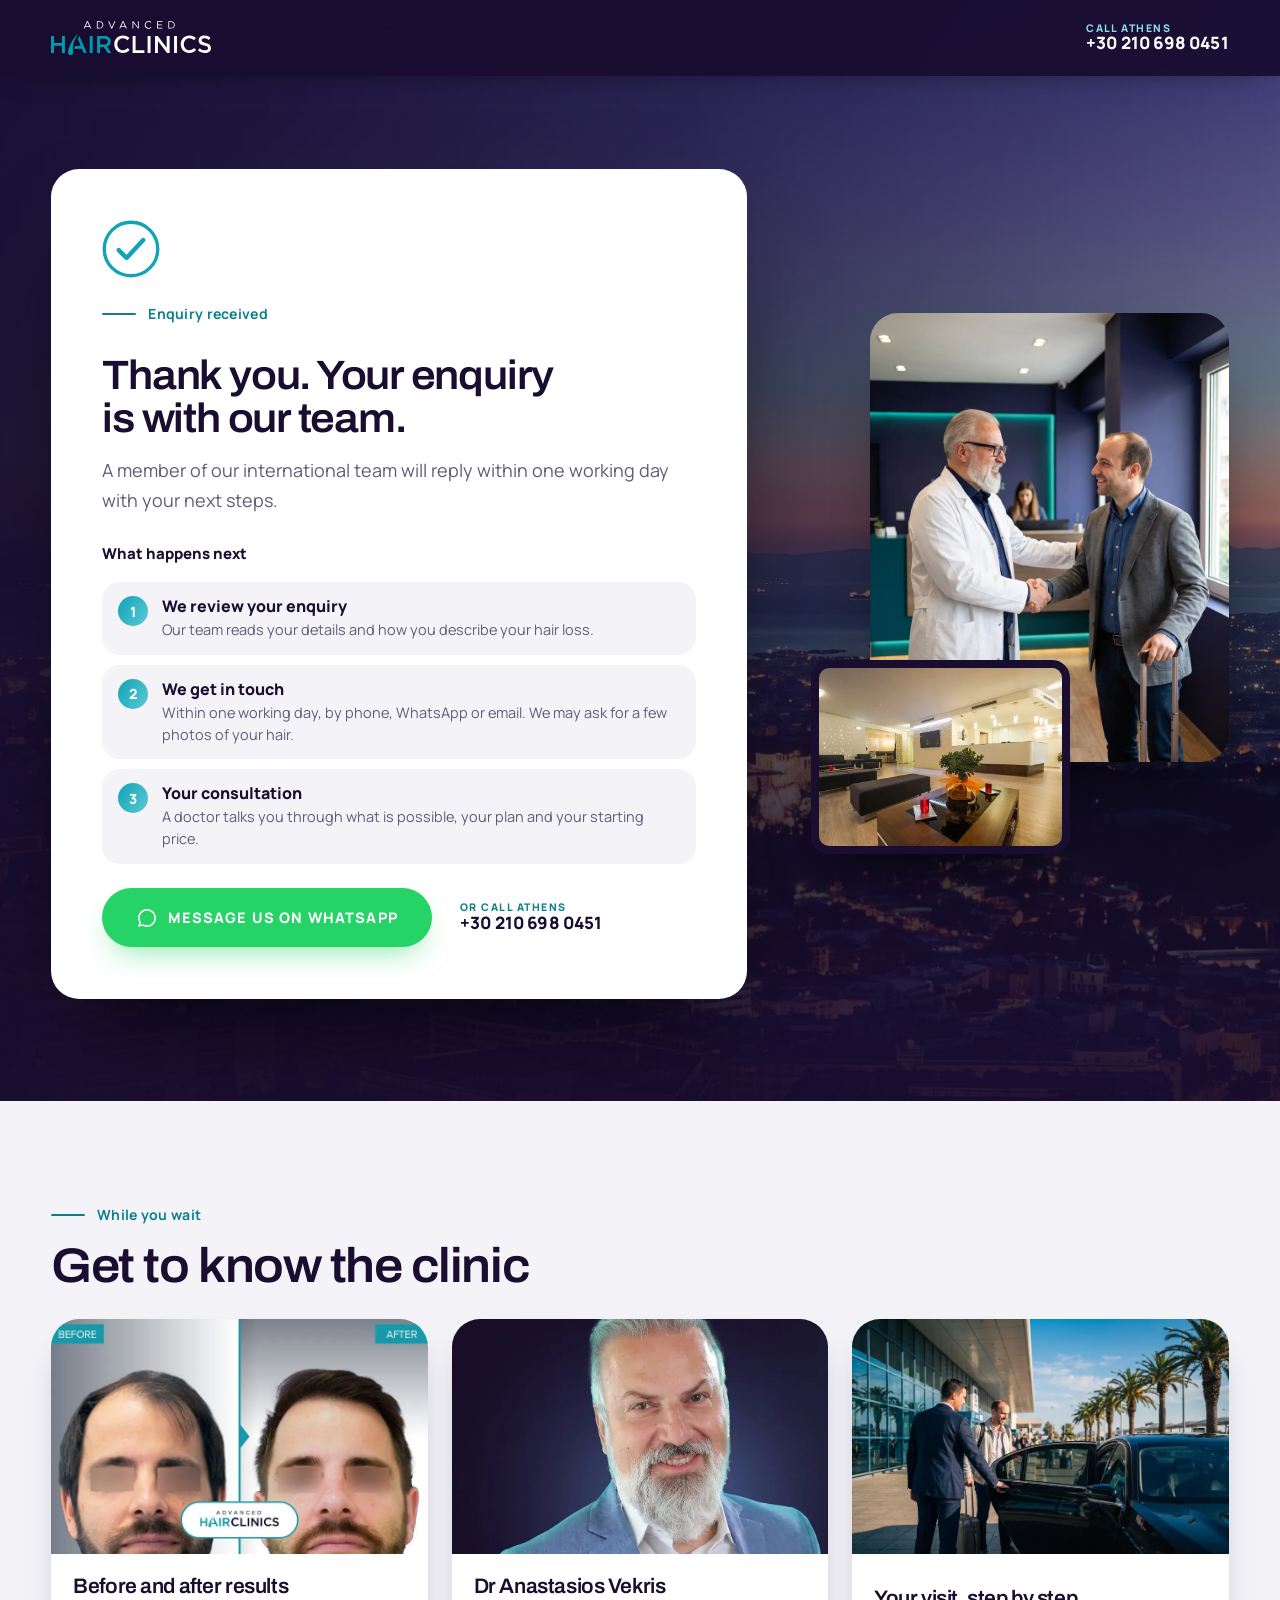
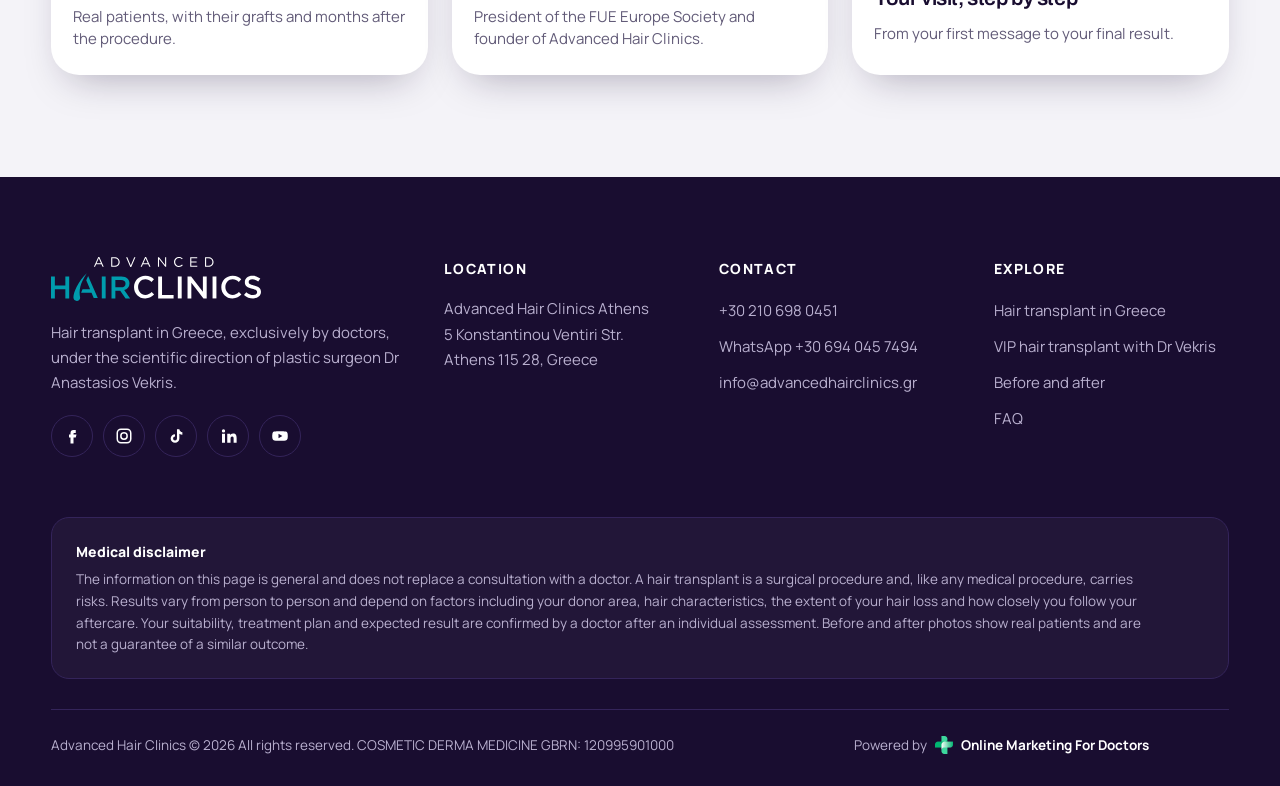
<file: thank-you/index.html>
<!doctype html>
<html lang="en-GB">
<head>
<meta charset="utf-8">
<!-- Google Tag Manager -->
<script>(function(w,d,s,l,i){w[l]=w[l]||[];w[l].push({'gtm.start':
new Date().getTime(),event:'gtm.js'});var f=d.getElementsByTagName(s)[0],
j=d.createElement(s),dl=l!='dataLayer'?'&l='+l:'';j.async=true;j.src=
'https://www.googletagmanager.com/gtm.js?id='+i+dl;f.parentNode.insertBefore(j,f);
})(window,document,'script','dataLayer','GTM-T5J46FZ');</script>
<!-- End Google Tag Manager -->
<meta name="viewport" content="width=device-width, initial-scale=1">
<meta name="robots" content="noindex, nofollow, noarchive, nosnippet, noimageindex">
<title>Thank you | Advanced Hair Clinics</title>
<meta name="description" content="Thank you for your enquiry. Our international team will reply within one working day.">
<meta name="theme-color" content="#190D30">
<link rel="icon" href="/assets/img/favicon.png">
<link rel="preconnect" href="https://fonts.googleapis.com">
<link rel="preconnect" href="https://fonts.gstatic.com" crossorigin>
<link href="https://fonts.googleapis.com/css2?family=Archivo:ital,wdth,wght@0,100..125,400..800;1,100..125,700..800&family=Manrope:wght@400;500;600;700;800&display=swap" rel="stylesheet">
<link rel="stylesheet" href="/assets/css/base.css">
<link rel="stylesheet" href="/assets/css/greece.css">
<link rel="stylesheet" href="/assets/css/thanks.css">
</head>
<body class="ty-page">
<!-- Google Tag Manager (noscript) -->
<noscript><iframe src="https://www.googletagmanager.com/ns.html?id=GTM-T5J46FZ"
height="0" width="0" style="display:none;visibility:hidden"></iframe></noscript>
<!-- End Google Tag Manager (noscript) -->
<a class="skip" href="#main">Skip to main content</a>

<!-- ============ HEADER ============ -->
<header class="site-header is-scrolled" id="top">
  <div class="header-inner ty-header">
    <a class="brand" href="/hair-transplant-greece/" data-back aria-label="Advanced Hair Clinics, back to the page you came from">
      <img src="/assets/img/logo-light.svg" alt="Advanced Hair Clinics" width="190" height="40">
    </a>
    <div class="header-actions">
      <a class="header-phone" href="tel:+302106980451">
        <span class="header-phone-label">Call Athens</span>
        <span class="header-phone-number">+30 210 698 0451</span>
      </a>
      <a class="icon-btn phone-icon" href="tel:+302106980451" aria-label="Call +30 210 698 0451">
        <svg viewBox="0 0 24 24" aria-hidden="true"><path d="M6.6 10.8a15.1 15.1 0 0 0 6.6 6.6l2.2-2.2a1 1 0 0 1 1-.25 11.4 11.4 0 0 0 3.6.57 1 1 0 0 1 1 1V20a1 1 0 0 1-1 1A17 17 0 0 1 3 4a1 1 0 0 1 1-1h3.5a1 1 0 0 1 1 1c0 1.25.2 2.45.57 3.57a1 1 0 0 1-.25 1z"/></svg>
      </a>
    </div>
  </div>
</header>

<main id="main">

<!-- ============ CONFIRMATION ============ -->
<section class="ty" aria-labelledby="ty-title">
  <div class="ty-bg" aria-hidden="true">
    <picture>
      <source media="(max-width: 760px)" srcset="/assets/img/greece/athens-dusk-sm.webp">
      <img src="/assets/img/greece/athens-dusk.webp" alt="" width="2600" height="1103">
    </picture>
  </div>
  <div class="ty-inner">
    <div class="ty-card">
      <span class="ty-tick" aria-hidden="true"><svg viewBox="0 0 52 52"><circle cx="26" cy="26" r="24"/><path d="M15 27l7 7 15-16"/></svg></span>
      <p class="kicker" id="ty-kicker">Enquiry received</p>
      <h1 id="ty-title" class="h2"><span id="ty-name">Thank you.</span> Your enquiry is with our team.</h1>
      <p class="ty-lead" id="ty-lead">A member of our international team will reply within one working day with your next steps.</p>

      <h2 class="ty-sub">What happens next</h2>
      <ol class="ty-steps">
        <li><h3>We review your enquiry</h3><p id="ty-step1">Our team reads your details and how you describe your hair loss.</p></li>
        <li><h3>We get in touch</h3><p>Within one working day, by phone, WhatsApp or email. We may ask for a few photos of your hair.</p></li>
        <li><h3 id="ty-step3-title">Your consultation</h3><p id="ty-step3">A doctor talks you through what is possible, your plan and your starting price.</p></li>
      </ol>

      <div class="ty-actions">
        <a class="btn btn-teal btn-lg ty-wa" href="https://wa.me/306940457494" target="_blank" rel="noopener"><svg viewBox="0 0 32 32" aria-hidden="true"><path d="M16 3a13 13 0 0 0-11.2 19.6L3 29l6.6-1.7A13 13 0 1 0 16 3zm0 23.7a10.7 10.7 0 0 1-5.5-1.5l-.4-.2-3.9 1 1-3.8-.2-.4A10.7 10.7 0 1 1 16 26.7z"/></svg><span>Message us on WhatsApp</span></a>
        <a class="header-phone ty-phone" href="tel:+302106980451">
          <span class="header-phone-label">Or call Athens</span>
          <span class="header-phone-number">+30 210 698 0451</span>
        </a>
      </div>
    </div>

    <figure class="ty-media" aria-hidden="true">
      <img class="tym-main" id="ty-img" src="/assets/img/greece/welcome-sm.webp" alt="" width="860" height="1068">
      <img class="tym-sat" src="/assets/img/clinic/clinic-5.webp" alt="">
    </figure>
  </div>
</section>

<!-- ============ WHILE YOU WAIT ============ -->
<section class="ty-more" aria-labelledby="ty-more-title">
  <div class="ty-more-head">
    <p class="kicker">While you wait</p>
    <h2 id="ty-more-title" class="h2">Get to know the clinic</h2>
  </div>
  <ul class="ty-links">
    <li><a href="/hair-transplant-greece/#results" data-back-hash="#results">
      <img src="/assets/img/ba/hair-transplant-128-a.webp" alt="" loading="lazy" width="800" height="500">
      <span><strong>Before and after results</strong>Real patients, with their grafts and months after the procedure.</span></a></li>
    <li><a href="/hair-transplant-greece/#dr-vekris" data-back-hash="#dr-vekris">
      <img src="/assets/img/doc/vekris-meet-bg-mobile.webp" alt="" loading="lazy" width="985" height="1000">
      <span><strong>Dr Anastasios Vekris</strong>President of the FUE Europe Society and founder of Advanced Hair Clinics.</span></a></li>
    <li><a href="/hair-transplant-greece/#journey" data-back-hash="#journey">
      <img src="/assets/img/greece/airport-transfer-sm.webp" alt="" loading="lazy" width="860" height="577">
      <span><strong>Your visit, step by step</strong>From your first message to your final result.</span></a></li>
  </ul>
</section>

</main>

<!-- ============ FOOTER ============ -->
<footer class="site-footer" id="contact">
  <div class="footer-grid">
    <div class="footer-brand">
      <img src="/assets/img/logo-light.svg" alt="Advanced Hair Clinics" width="210" height="44" loading="lazy">
      <p>Hair transplant in Greece, exclusively by doctors, under the scientific direction of plastic surgeon Dr Anastasios Vekris.</p>
      <ul class="social" aria-label="Social media">
        <li><a href="https://www.facebook.com/AdvancedHairClinics/" target="_blank" rel="noopener" aria-label="Advanced Hair Clinics on Facebook"><svg viewBox="0 0 24 24" aria-hidden="true"><path d="M14 8h3V4h-3a4 4 0 0 0-4 4v2H8v4h2v8h4v-8h3l1-4h-4V8.5a.5.5 0 0 1 .5-.5z"/></svg></a></li>
        <li><a href="https://www.instagram.com/advanced_hair_clinics/" target="_blank" rel="noopener" aria-label="Advanced Hair Clinics on Instagram"><svg viewBox="0 0 24 24" aria-hidden="true" class="stroke"><rect x="3" y="3" width="18" height="18" rx="5"/><circle cx="12" cy="12" r="4.2"/></svg></a></li>
        <li><a href="https://www.tiktok.com/@advancedhairclinics" target="_blank" rel="noopener" aria-label="Advanced Hair Clinics on TikTok"><svg viewBox="0 0 24 24" aria-hidden="true"><path d="M16.5 3c.4 2.3 1.9 3.8 4 4v3.2a7.6 7.6 0 0 1-4-1.2v6.3A5.8 5.8 0 1 1 10.7 9.5v3.3a2.6 2.6 0 1 0 2.6 2.6V3z"/></svg></a></li>
        <li><a href="https://www.linkedin.com/company/advanced-hair-clinics" target="_blank" rel="noopener" aria-label="Advanced Hair Clinics on LinkedIn"><svg viewBox="0 0 24 24" aria-hidden="true"><path d="M4 9h4v12H4zM6 3a2.2 2.2 0 1 1 0 4.4A2.2 2.2 0 0 1 6 3zm5 6h3.8v1.7h.1c.5-1 1.8-2 3.8-2 4 0 4.8 2.6 4.8 6V21h-4v-5.5c0-1.3 0-3-1.9-3s-2.2 1.5-2.2 2.9V21H11z"/></svg></a></li>
        <li><a href="https://www.youtube.com/user/advancedhairclinics" target="_blank" rel="noopener" aria-label="Advanced Hair Clinics on YouTube"><svg viewBox="0 0 24 24" aria-hidden="true"><path d="M22 8.2a3 3 0 0 0-2.1-2.1C18 5.6 12 5.6 12 5.6s-6 0-7.9.5A3 3 0 0 0 2 8.2 31 31 0 0 0 1.6 12 31 31 0 0 0 2 15.8a3 3 0 0 0 2.1 2.1c1.9.5 7.9.5 7.9.5s6 0 7.9-.5a3 3 0 0 0 2.1-2.1c.4-1.2.4-3.8.4-3.8s0-2.6-.4-3.8zM10 15V9l5.2 3z"/></svg></a></li>
      </ul>
    </div>
    <div class="footer-col">
      <h2>Location</h2>
      <address>
        Advanced Hair Clinics Athens<br>
        5 Konstantinou Ventiri Str.<br>
        Athens 115 28, Greece
      </address>
    </div>
    <div class="footer-col">
      <h2>Contact</h2>
      <p><a href="tel:+302106980451">+30 210 698 0451</a></p>
      <p><a href="https://wa.me/306940457494" target="_blank" rel="noopener">WhatsApp +30 694 045 7494</a></p>
      <p><a href="mailto:info@advancedhairclinics.gr">info@advancedhairclinics.gr</a></p>
    </div>
    <div class="footer-col">
      <h2>Explore</h2>
      <ul>
        <li><a href="/hair-transplant-greece/">Hair transplant in Greece</a></li>
        <li><a href="/vip-hair-transplant/">VIP hair transplant with Dr Vekris</a></li>
        <li><a href="/hair-transplant-greece/#results">Before and after</a></li>
        <li><a href="/hair-transplant-greece/#faq">FAQ</a></li>
      </ul>
    </div>
  </div>
  <div class="footer-disclaimer">
    <h2>Medical disclaimer</h2>
    <p>The information on this page is general and does not replace a consultation with a doctor. A hair transplant is a surgical procedure and, like any medical procedure, carries risks. Results vary from person to person and depend on factors including your donor area, hair characteristics, the extent of your hair loss and how closely you follow your aftercare. Your suitability, treatment plan and expected result are confirmed by a doctor after an individual assessment. Before and after photos show real patients and are not a guarantee of a similar outcome.</p>
  </div>
  <div class="footer-bottom">
    <p>Advanced Hair Clinics © 2026 All rights reserved. COSMETIC DERMA MEDICINE GBRN: 120995901000</p>
    <p class="powered">Powered by <a href="https://onlinemarketingfordoctors.com/" target="_blank" rel="noopener"><img src="/assets/img/omd-symbol.webp" alt="" width="18" height="18">Online Marketing For Doctors</a></p>
  </div>
</footer>

<script>
/* Thank-you page: wording and links follow the page the enquiry came from (?from=vip or greece). */
(() => {
  const from = new URLSearchParams(location.search).get('from') === 'vip' ? 'vip' : 'greece';
  const origin = from === 'vip' ? '/vip-hair-transplant/' : '/hair-transplant-greece/';
  const set = (id, text) => { const el = document.getElementById(id); if (el) el.textContent = text; };
  // First name, if the form left it for this tab only
  let name = '';
  try { name = sessionStorage.getItem('ahc-first-name') || ''; } catch (e) {}
  if (name) set('ty-name', `Thank you, ${name}.`);
  if (from === 'vip') {
    set('ty-kicker', 'Vekris Signature hair transplant');
    set('ty-lead', 'A member of our international team will reply within one working day to arrange your consultation with Dr Vekris.');
    set('ty-step3-title', 'Your consultation with Dr Vekris');
    set('ty-step3', 'We arrange your consultation and final assessment with Dr Vekris in person in Athens.');
    const img = document.getElementById('ty-img');
    img.src = '/assets/img/gen/doc-cover-sm.webp';
    document.body.classList.add('vip');
  }
  document.querySelectorAll('[data-back]').forEach((a) => { a.href = origin; });
  document.querySelectorAll('[data-back-hash]').forEach((a) => { a.href = origin + a.dataset.backHash; });
})();
</script>
</body>
</html>
</file>
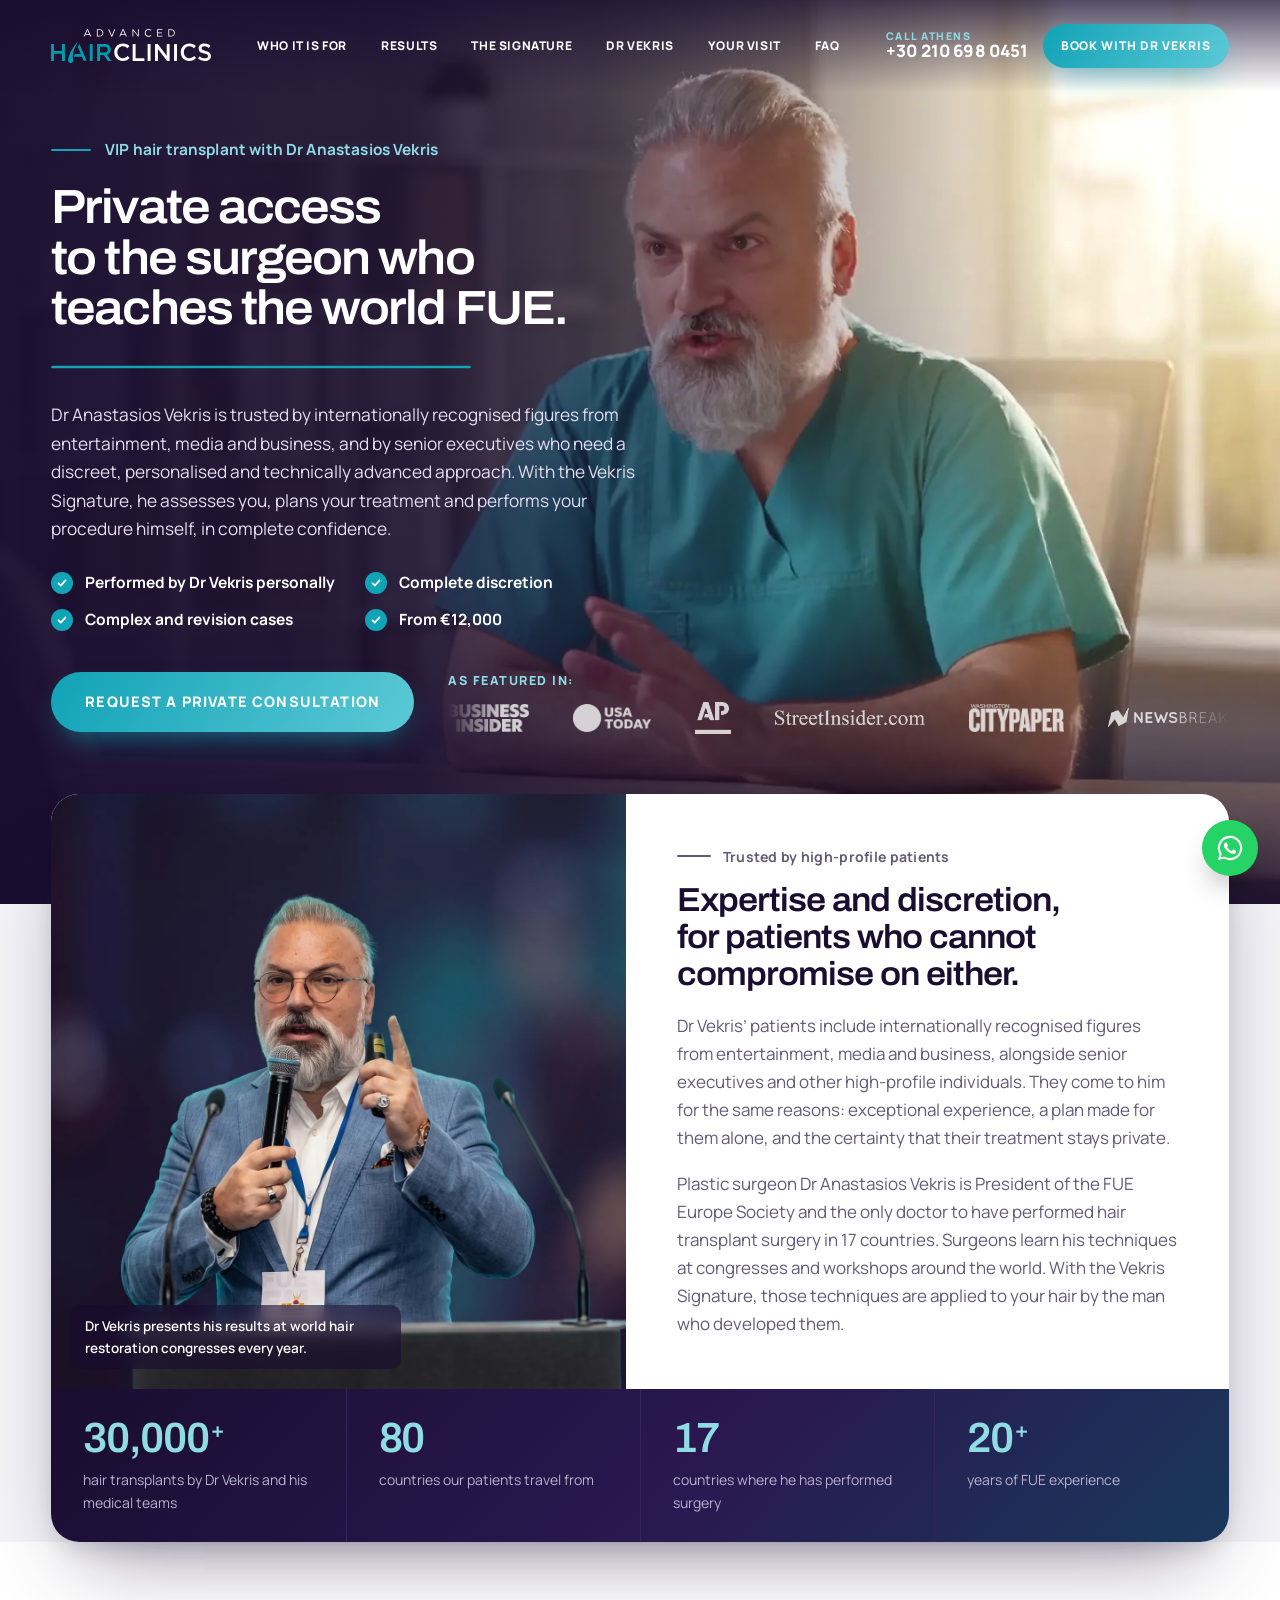
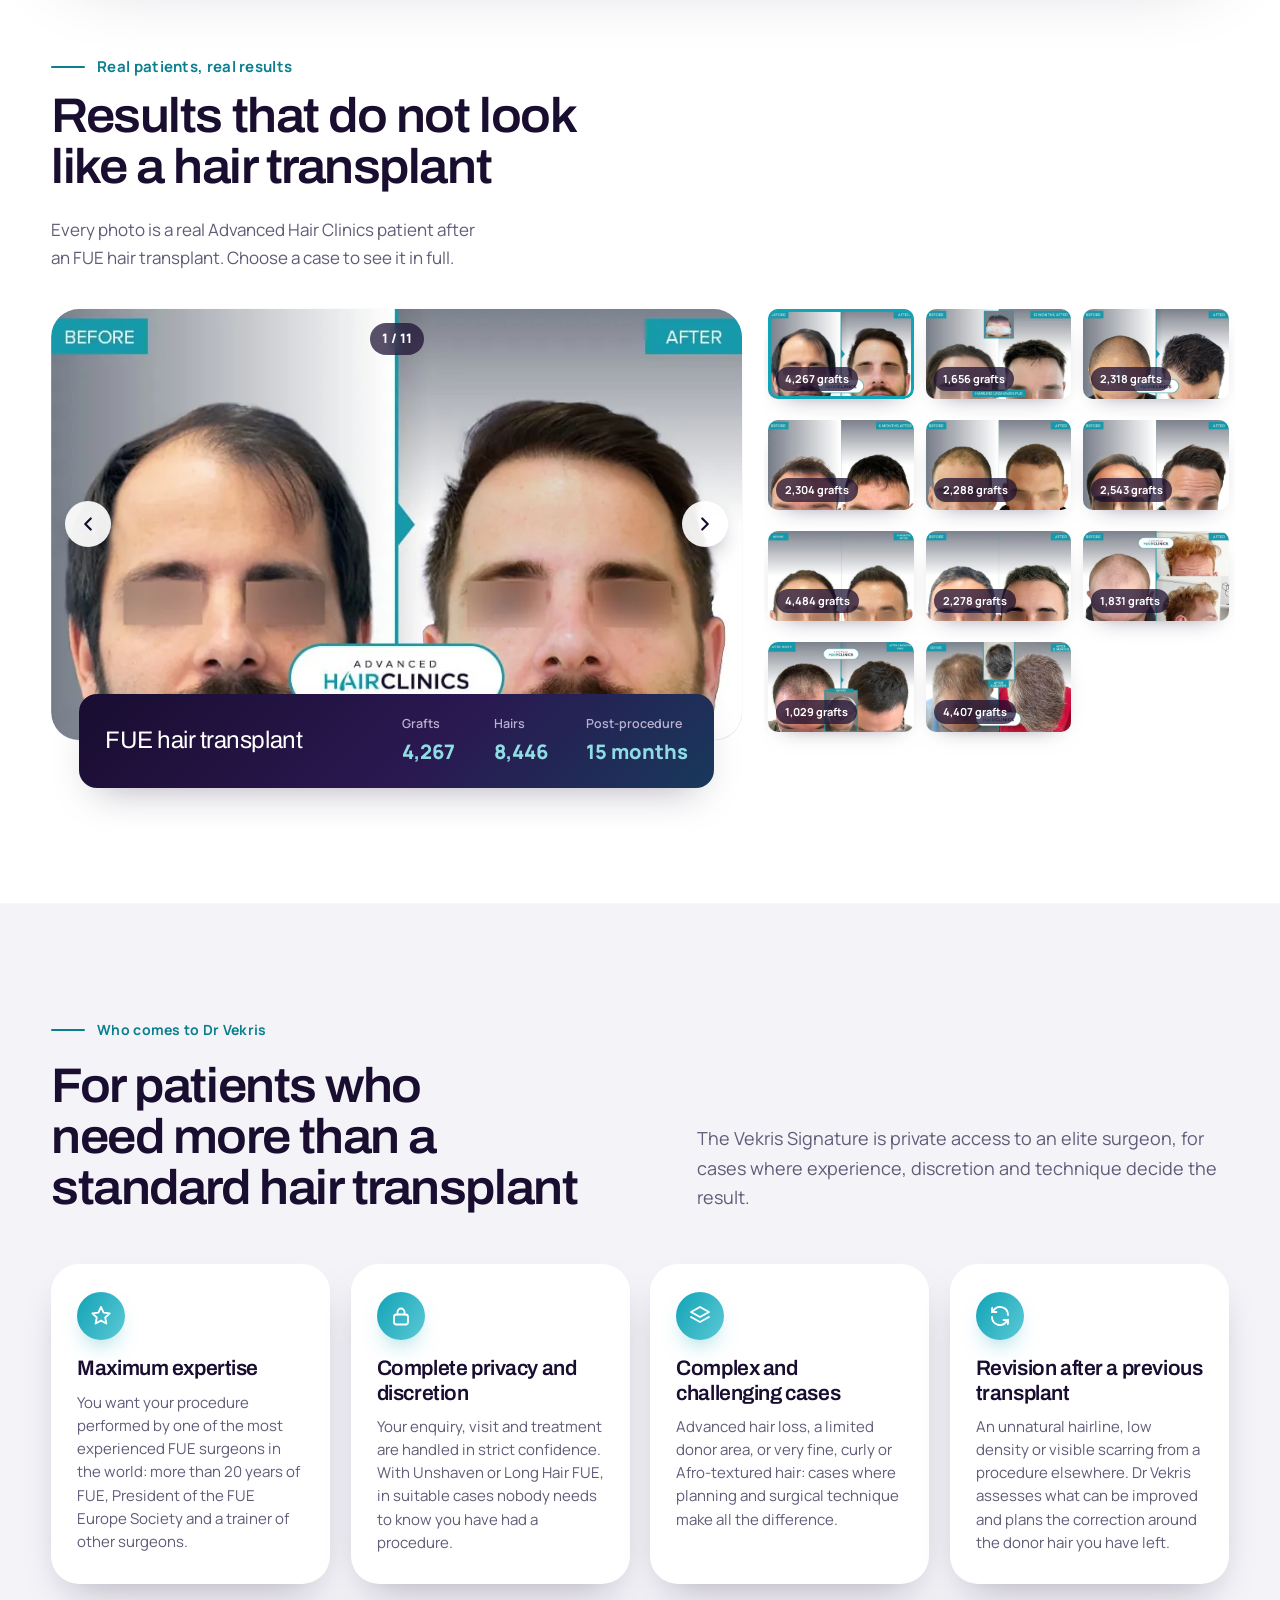
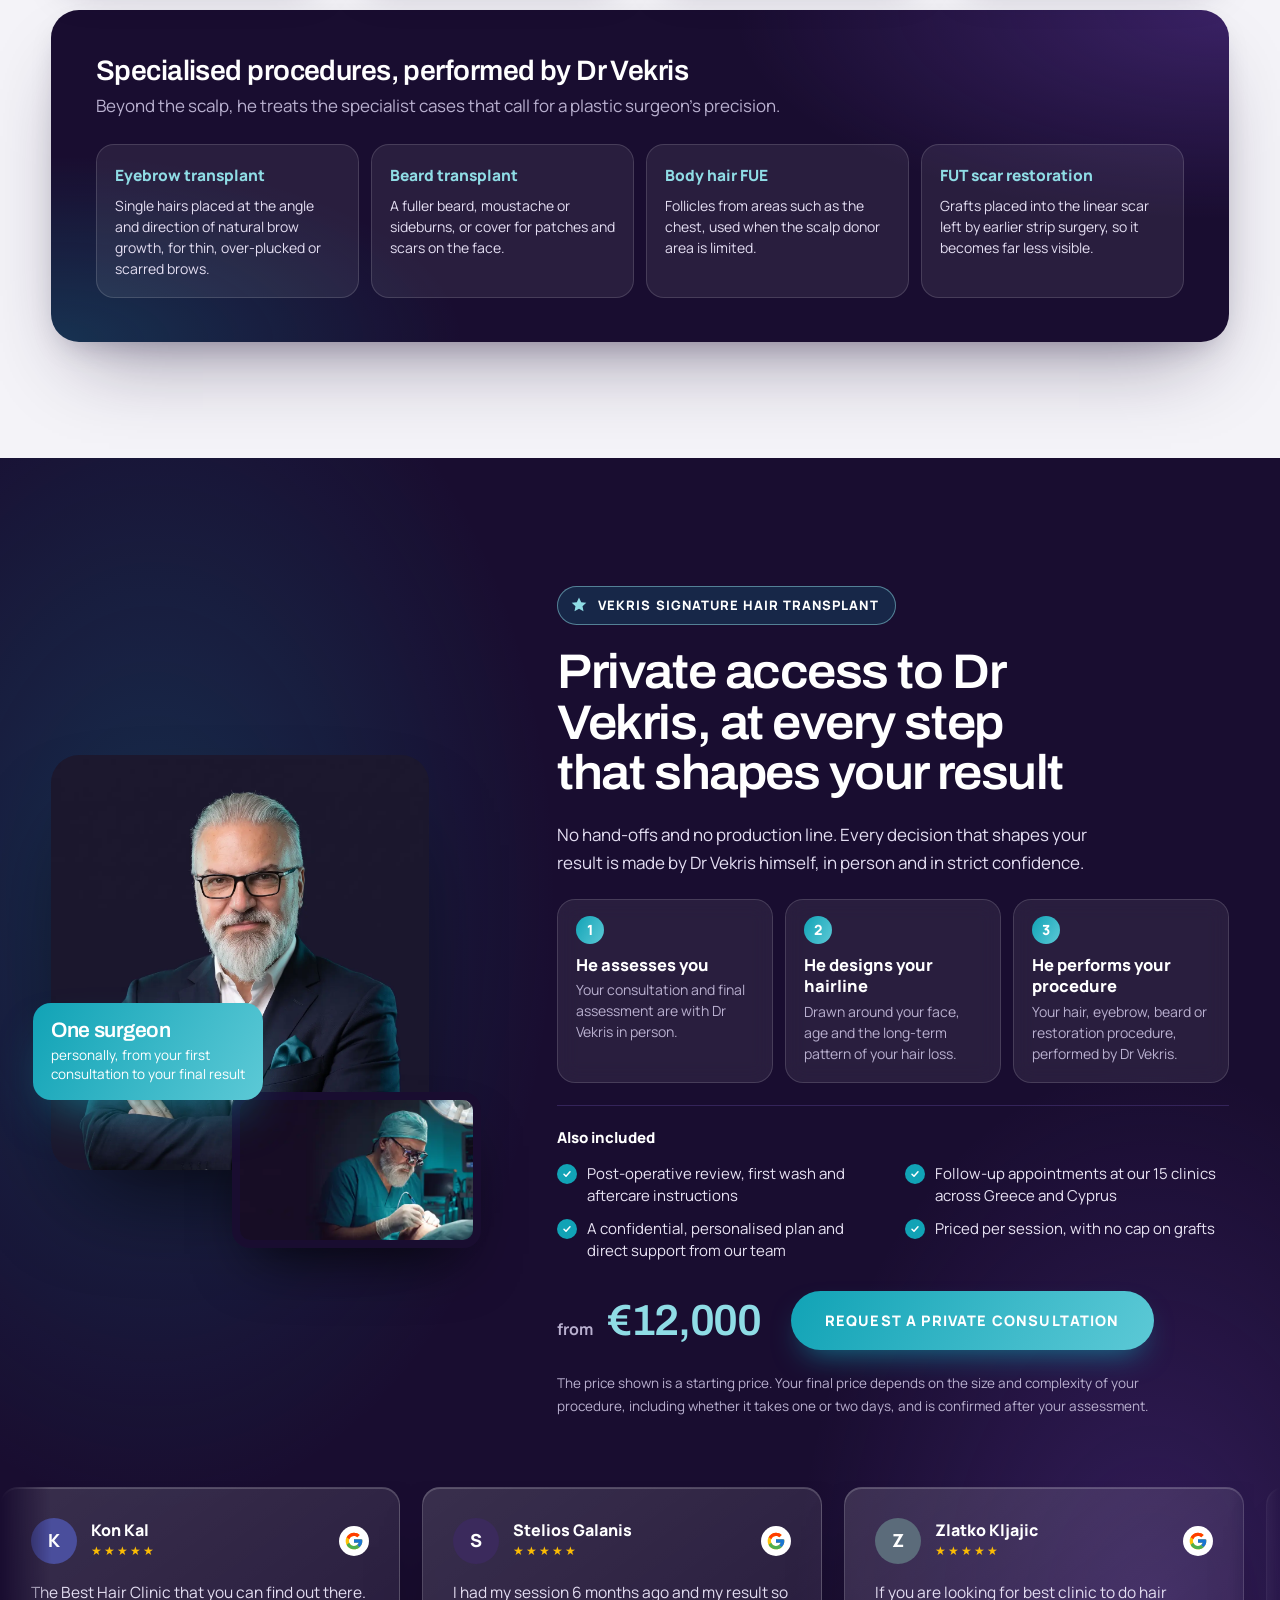
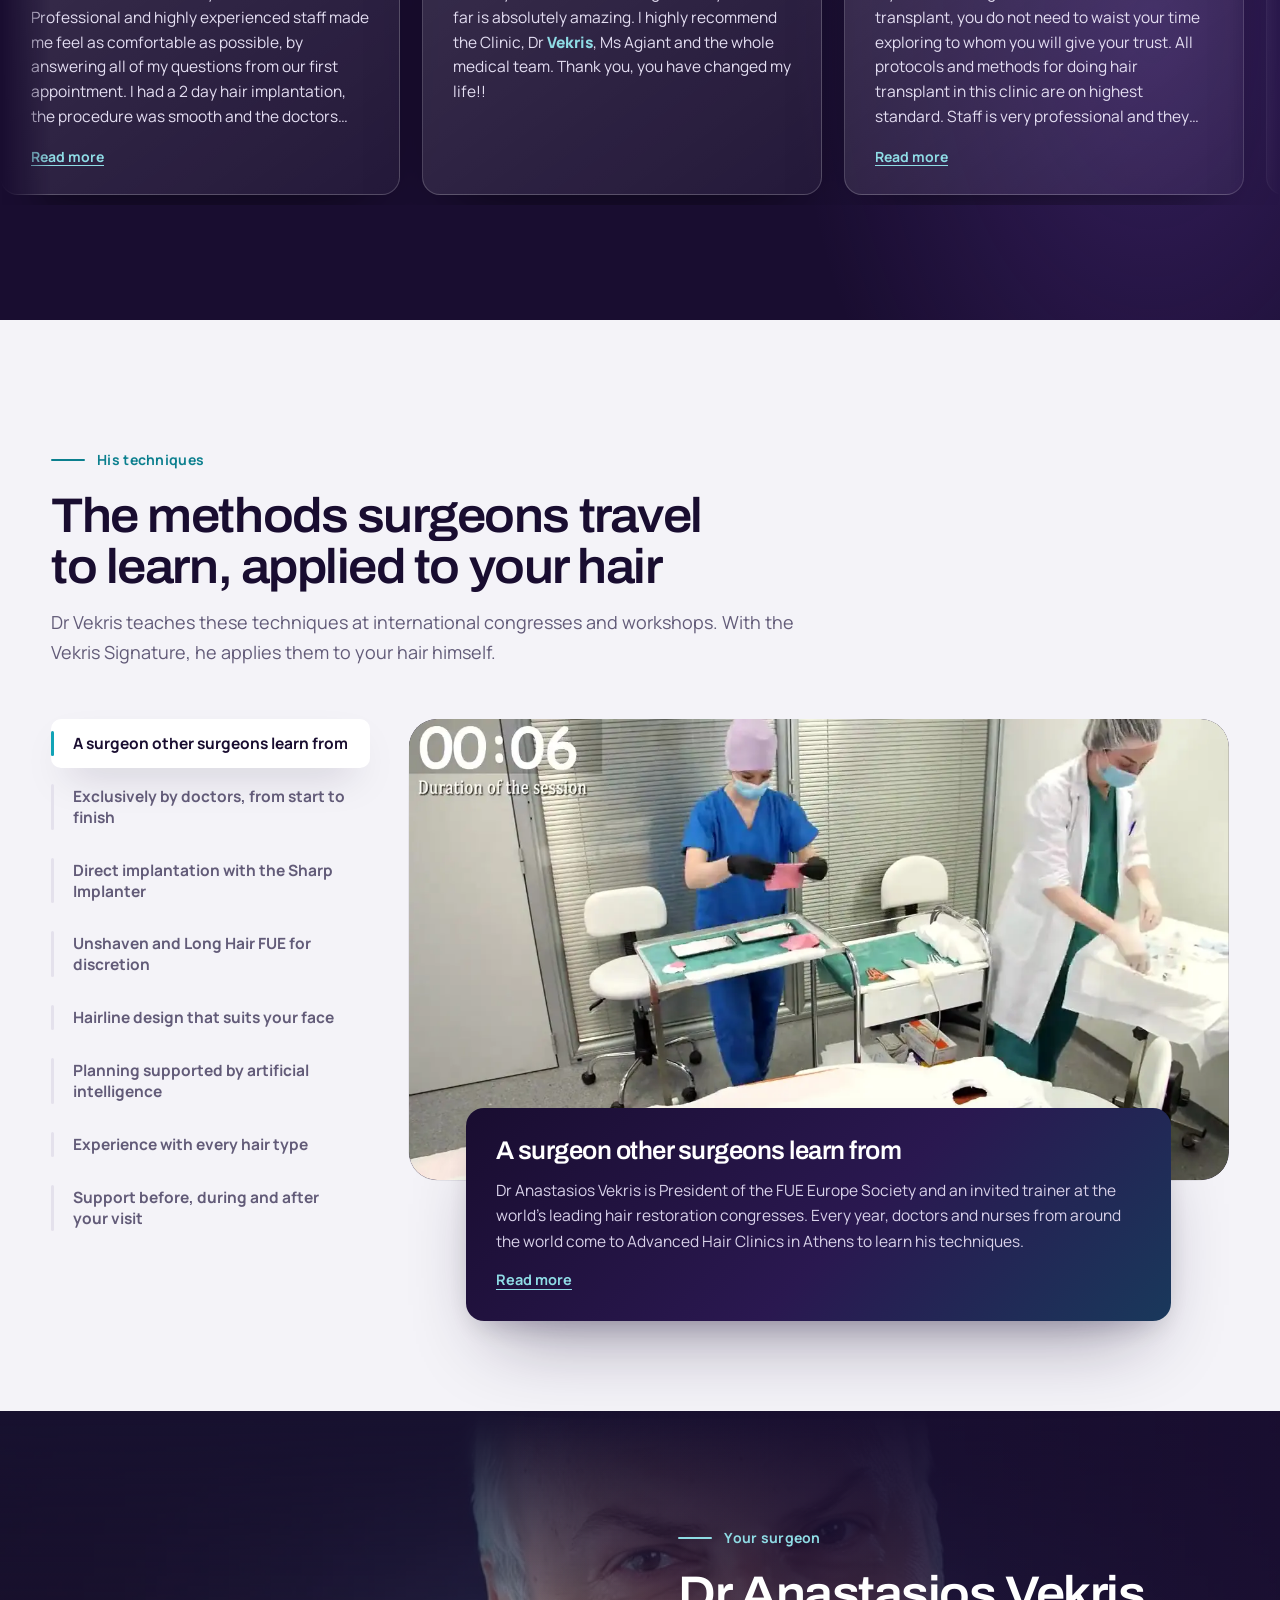
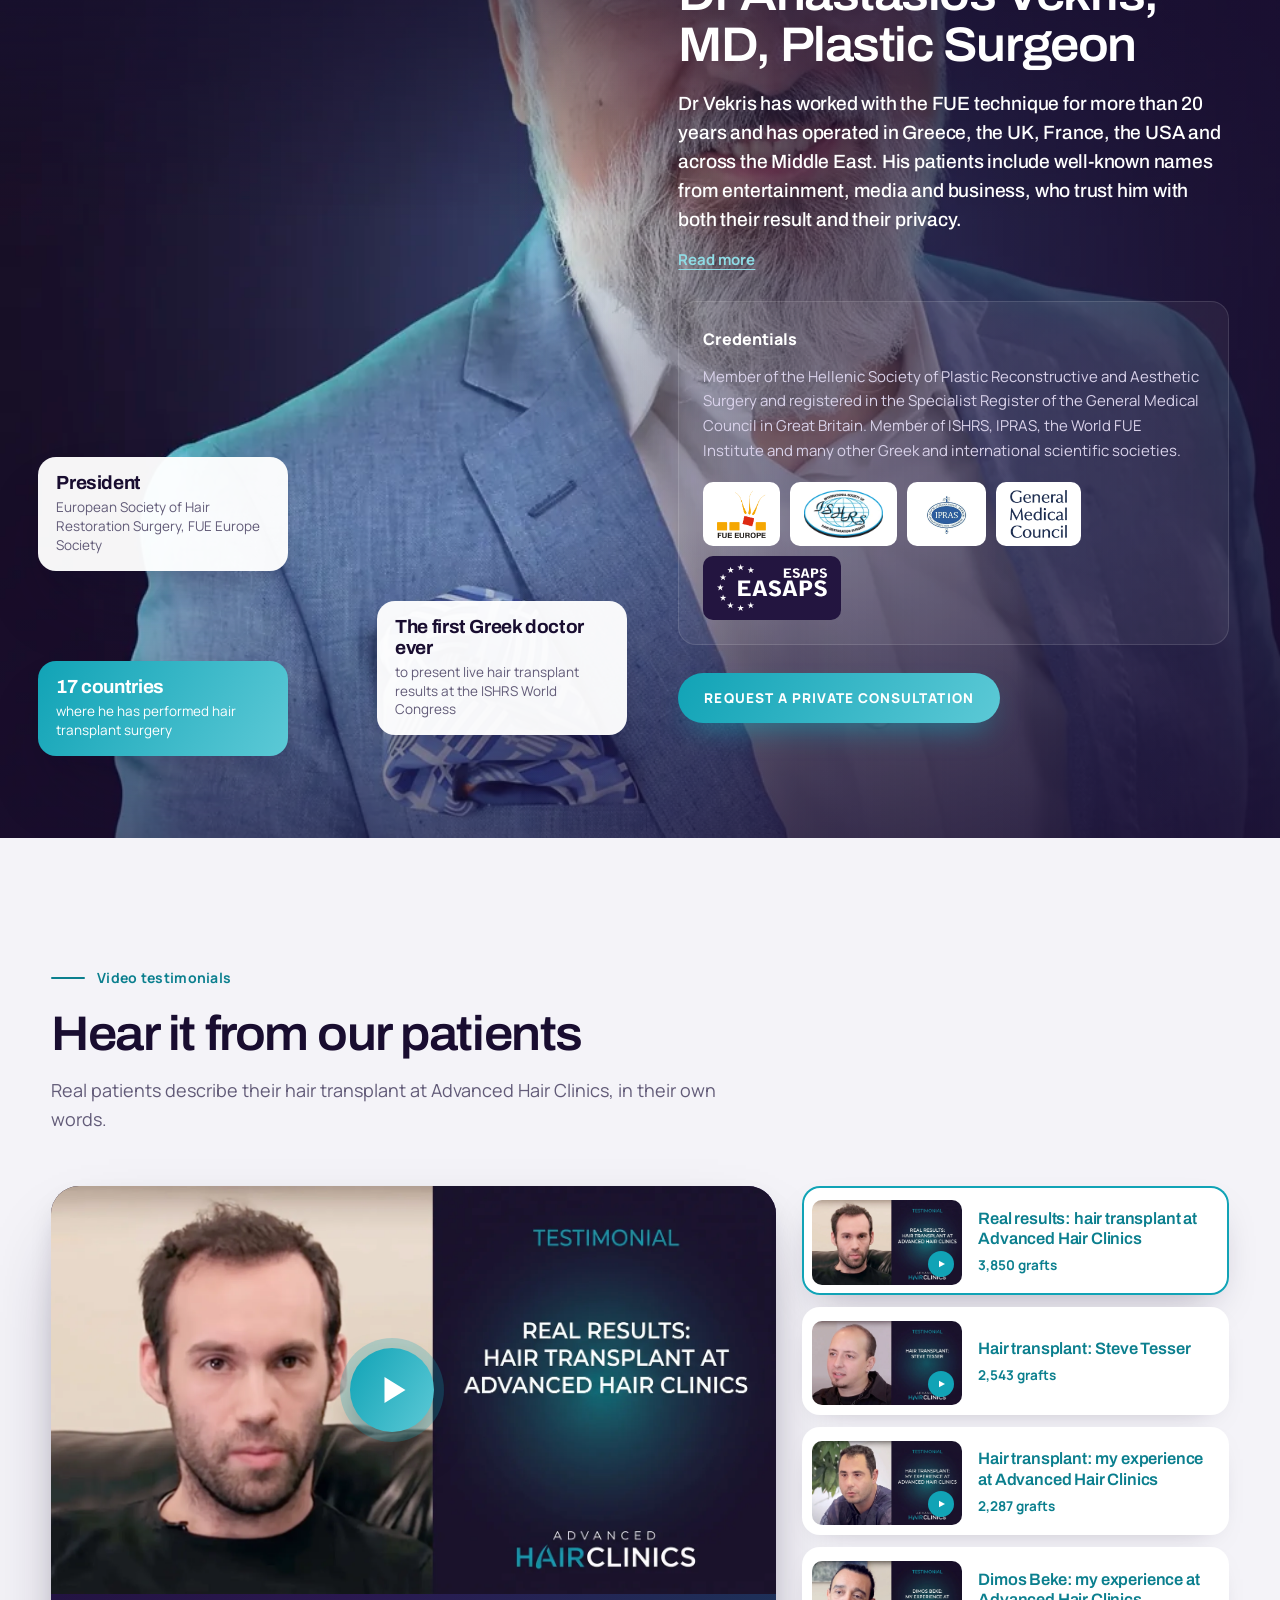
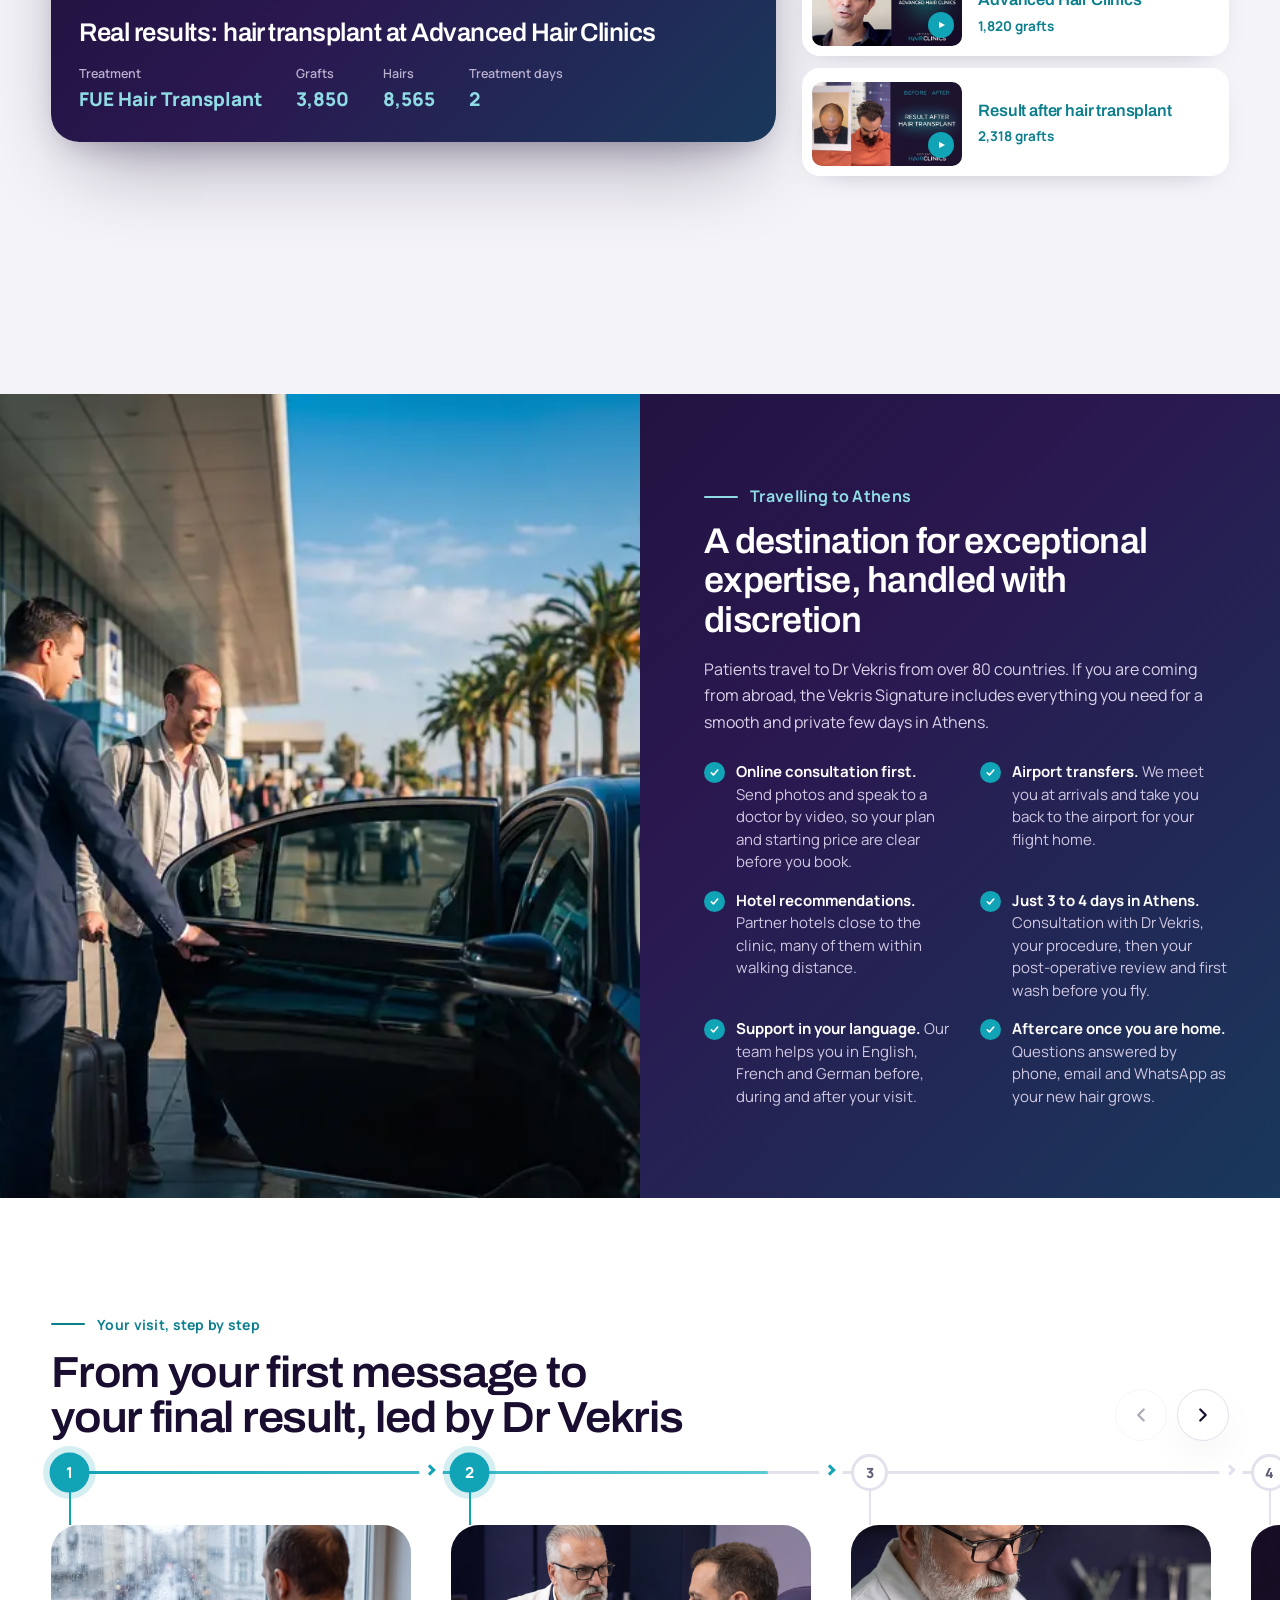
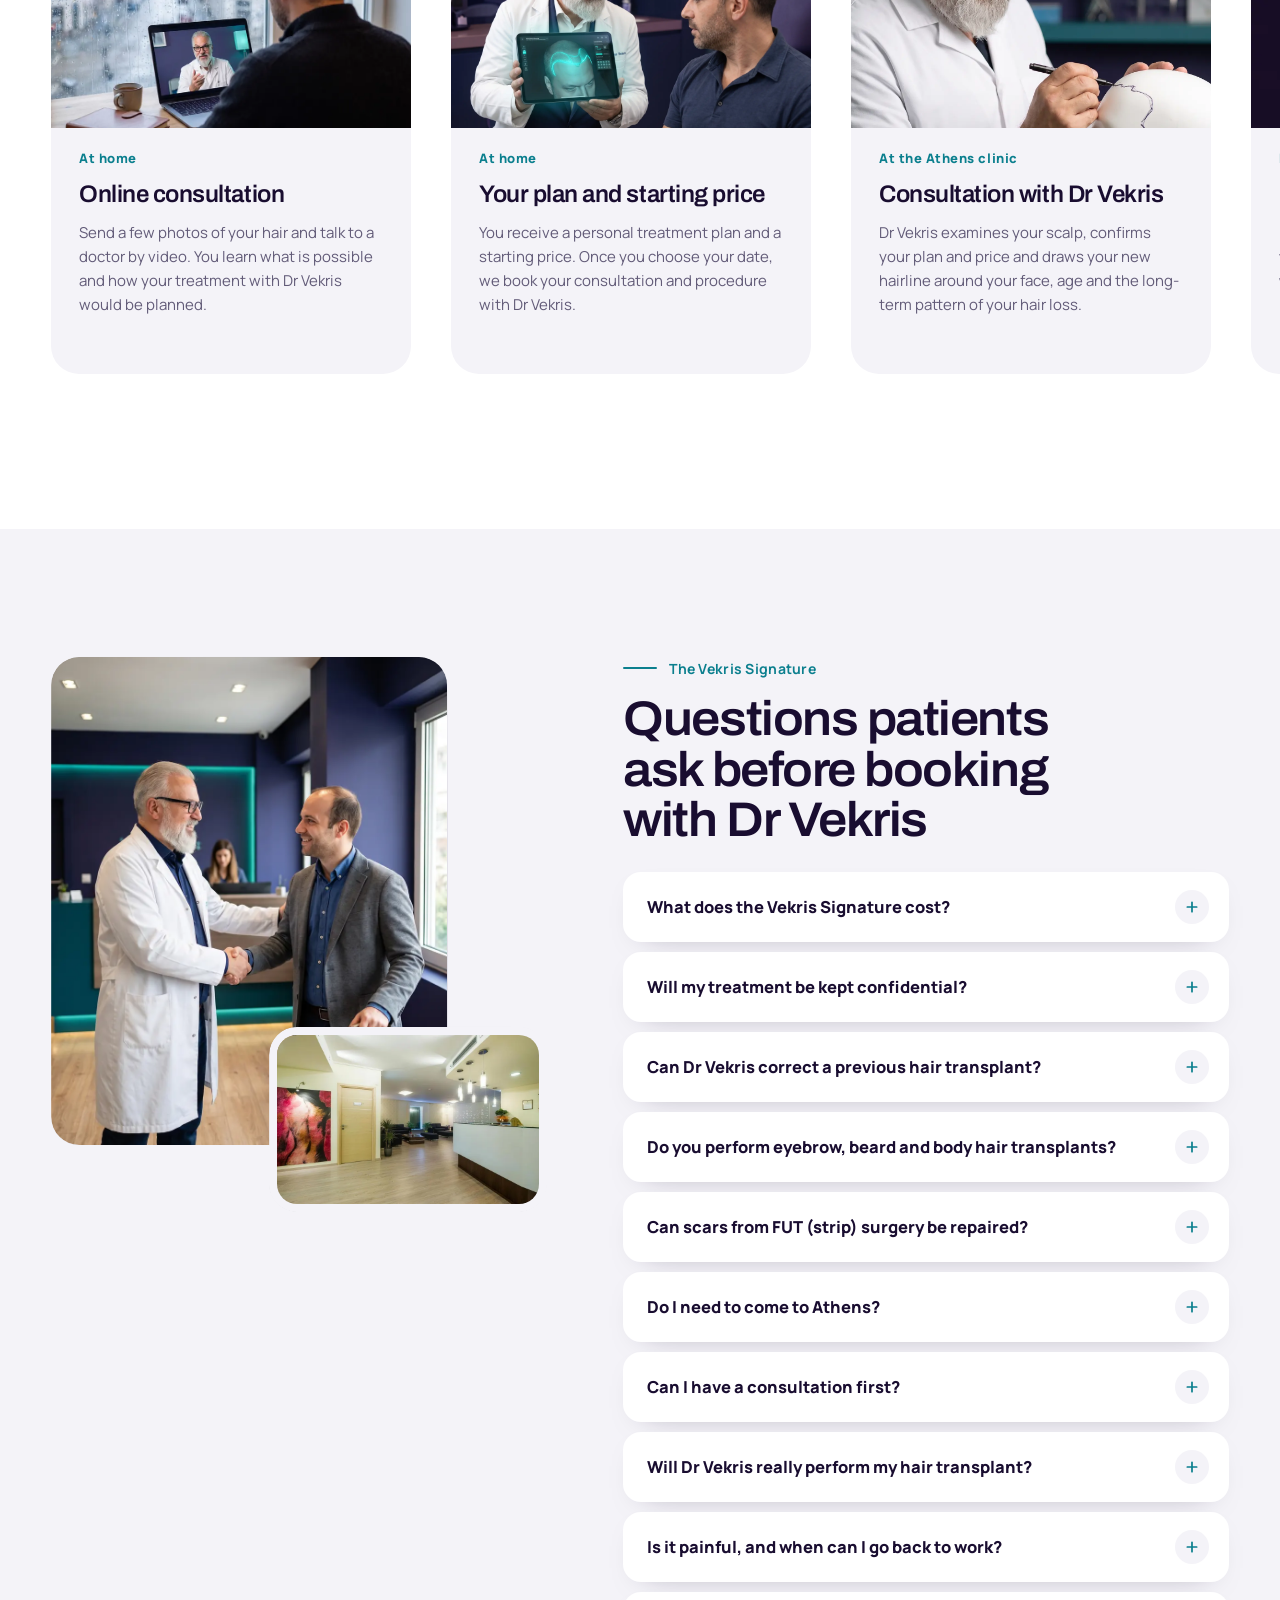
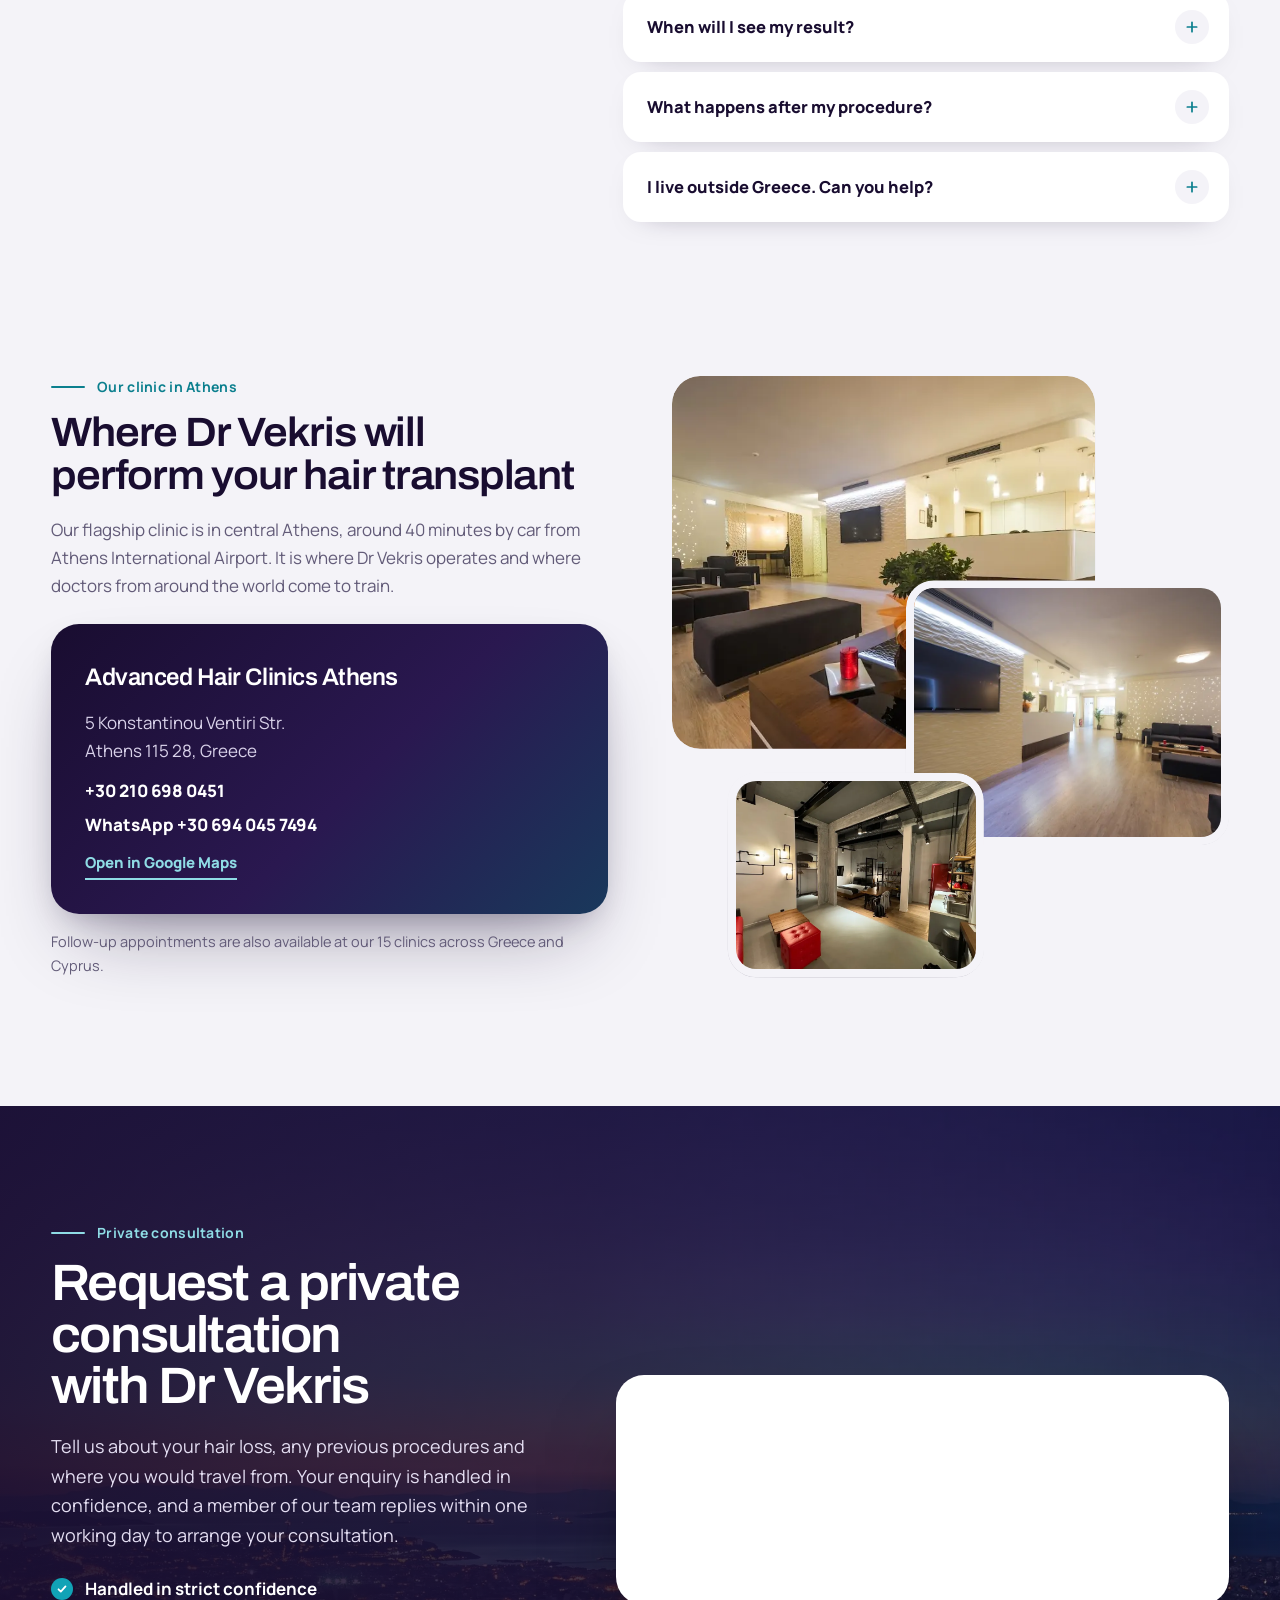
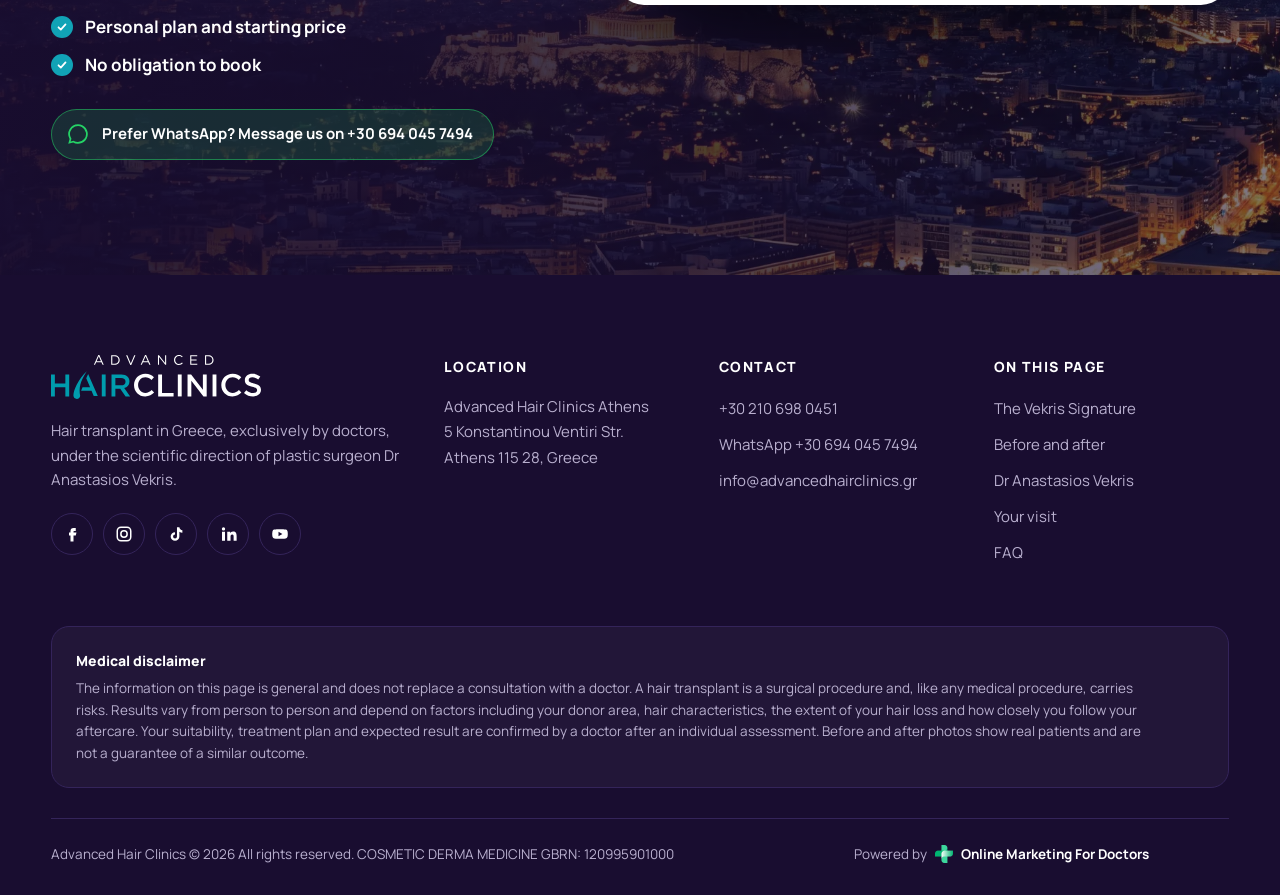
<file: vip-hair-transplant/index.html>
<!doctype html>
<html lang="en-GB">
<head>
<meta charset="utf-8">
<!-- Google Tag Manager -->
<script>(function(w,d,s,l,i){w[l]=w[l]||[];w[l].push({'gtm.start':
new Date().getTime(),event:'gtm.js'});var f=d.getElementsByTagName(s)[0],
j=d.createElement(s),dl=l!='dataLayer'?'&l='+l:'';j.async=true;j.src=
'https://www.googletagmanager.com/gtm.js?id='+i+dl;f.parentNode.insertBefore(j,f);
})(window,document,'script','dataLayer','GTM-T5J46FZ');</script>
<!-- End Google Tag Manager -->
<meta name="viewport" content="width=device-width, initial-scale=1">
<meta name="robots" content="noindex, nofollow, noarchive, nosnippet, noimageindex">
<title>VIP Hair Transplant with Dr Anastasios Vekris | Private and Discreet | Advanced Hair Clinics</title>
<meta name="description" content="Private access to plastic surgeon Dr Anastasios Vekris, trusted by high-profile patients from entertainment, media and business. Discreet hair transplants, complex and revision cases, eyebrow, beard and body hair FUE and FUT scar restoration, in Athens. From €12,000.">
<meta name="theme-color" content="#190D30">
<link rel="icon" href="/assets/img/favicon.png">
<link rel="preconnect" href="https://fonts.googleapis.com">
<link rel="preconnect" href="https://fonts.gstatic.com" crossorigin>
<link href="https://fonts.googleapis.com/css2?family=Archivo:ital,wdth,wght@0,100..125,400..800;1,100..125,700..800&family=Manrope:wght@400;500;600;700;800&display=swap" rel="stylesheet">
<link rel="preload" as="image" href="/assets/video/hero-poster.webp">
<link rel="stylesheet" href="/assets/css/base.css">
<link rel="stylesheet" href="/assets/css/greece.css">
<link rel="stylesheet" href="/assets/css/vip.css">
</head>
<body class="vip">
<!-- Google Tag Manager (noscript) -->
<noscript><iframe src="https://www.googletagmanager.com/ns.html?id=GTM-T5J46FZ"
height="0" width="0" style="display:none;visibility:hidden"></iframe></noscript>
<!-- End Google Tag Manager (noscript) -->
<a class="skip" href="#main">Skip to main content</a>

<!-- ============ HEADER ============ -->
<header class="site-header" id="top">
  <div class="header-inner">
    <a class="brand" href="#top" aria-label="Advanced Hair Clinics, back to the top">
      <img src="/assets/img/logo-light.svg" alt="Advanced Hair Clinics" width="190" height="40">
    </a>
    <a class="btn btn-teal header-book-mobile" href="#enquiry">Book with Dr Vekris</a>

    <nav class="main-nav" aria-label="Main">
      <ul>
        <li><a href="#cases">Who it is for</a></li>
        <li><a href="#results">Results</a></li>
        <li><a href="#signature">The Signature</a></li>
        <li><a href="#dr-vekris">Dr Vekris</a></li>
        <li><a href="#journey">Your visit</a></li>
        <li><a href="#faq">FAQ</a></li>
      </ul>
    </nav>

    <div class="header-actions">
      <a class="header-phone" href="tel:+302106980451">
        <span class="header-phone-label">Call Athens</span>
        <span class="header-phone-number">+30 210 698 0451</span>
      </a>
      <a class="btn btn-teal header-book" href="#enquiry">Book with Dr Vekris</a>
      <a class="icon-btn phone-icon" href="tel:+302106980451" aria-label="Call +30 210 698 0451">
        <svg viewBox="0 0 24 24" aria-hidden="true"><path d="M6.6 10.8a15.1 15.1 0 0 0 6.6 6.6l2.2-2.2a1 1 0 0 1 1-.25 11.4 11.4 0 0 0 3.6.57 1 1 0 0 1 1 1V20a1 1 0 0 1-1 1A17 17 0 0 1 3 4a1 1 0 0 1 1-1h3.5a1 1 0 0 1 1 1c0 1.25.2 2.45.57 3.57a1 1 0 0 1-.25 1z"/></svg>
      </a>
      <button class="icon-btn menu-toggle" type="button" aria-label="Open menu" aria-expanded="false" aria-controls="mobile-menu">
        <span></span><span></span><span></span>
      </button>
    </div>
  </div>
</header>

<div class="mobile-menu" id="mobile-menu" hidden>
  <nav aria-label="Mobile">
    <a href="#cases">Who it is for</a>
    <a href="#results">Results</a>
    <a href="#signature">The Signature</a>
    <a href="#dr-vekris">Dr Vekris</a>
    <a href="#journey">Your visit</a>
    <a href="#faq">FAQ</a>
    <a href="#enquiry">Contact</a>
  </nav>
  <div class="mobile-menu-foot">
    <a class="header-phone" href="tel:+302106980451">
      <span class="header-phone-label">Call Athens</span>
      <span class="header-phone-number">+30 210 698 0451</span>
    </a>
    <a class="btn btn-teal" href="#enquiry">Request a consultation with Dr Vekris</a>
  </div>
</div>

<main id="main">

<!-- ============ HERO ============ -->
<section class="hero gr-hero" aria-label="Introduction">
  <video class="hero-video" autoplay muted loop playsinline preload="auto" poster="/assets/video/hero-poster.webp" aria-hidden="true">
    <source src="/assets/video/hero.mp4" type="video/mp4">
  </video>
  <div class="hero-shade" aria-hidden="true"></div>

  <div class="hero-content">
    <h1 class="hero-eyebrow">VIP hair transplant with Dr Anastasios Vekris</h1>
    <p class="hero-title">
      <span class="line"><span>Private access</span></span>
      <span class="line"><span>to the surgeon who</span></span>
      <span class="line"><span>teaches the world FUE.</span></span>
    </p>
    <svg class="hairline hero-hairline" viewBox="0 0 600 4" preserveAspectRatio="none" aria-hidden="true">
      <path d="M2 2 H598"/>
    </svg>
    <p class="hero-sub">Dr Anastasios Vekris is trusted by internationally recognised figures from entertainment, media and business, and by senior executives who need a discreet, personalised and technically advanced approach. With the Vekris Signature, he assesses you, plans your treatment and performs your procedure himself, in complete confidence.</p>
    <ul class="hero-points">
      <li>Performed by Dr Vekris personally</li>
      <li>Complete discretion</li>
      <li>Complex and revision cases</li>
      <li>From €12,000</li>
    </ul>
    <div class="hero-cta">
      <a class="btn btn-teal btn-lg" href="#enquiry">Request a private consultation</a>
      <div class="hero-press" data-reach="edge">
        <p class="hp-k">As featured in:</p>
        <div class="hp-viewport">
        <ul class="hero-press-list" aria-label="As featured in">
          <li class="hp-business-insider"><a href="https://markets.businessinsider.com/news/stocks/advanced-hair-clinics-presents-alopeciai-hair-loss-assessment-tool-1036665219" target="_blank" rel="noopener"><img src="/assets/img/press/business-insider.webp" alt="Business Insider" width="348" height="120"></a></li>
          <li class="hp-usa-today"><a href="https://www.usatoday.com/press-release/story/52659/advanced-hair-clinics-presents-alopeciai-hair-loss-assessment-tool" target="_blank" rel="noopener"><img src="/assets/img/press/usa-today.webp" alt="USA Today" width="333" height="120"></a></li>
          <li class="hp-ap-news"><a href="https://apnews.com/press-release/marketersmedia/press-release-e6e11d0cc15daa1fe231c60dc971aa9e" target="_blank" rel="noopener"><img src="/assets/img/press/ap-news.webp" alt="AP News" width="135" height="120"></a></li>
          <li class="hp-streetinsider"><a href="https://www.streetinsider.com/The+Financial+Capital/Advanced+Hair+Clinics+Presents+AlopeciAI+Hair+Loss+Assessment+Tool/27231861.html" target="_blank" rel="noopener"><img src="/assets/img/press/streetinsider.webp" alt="StreetInsider" width="278" height="28"></a></li>
          <li class="hp-washington-city-paper"><a href="https://pr.washingtoncitypaper.com/article/Advanced-Hair-Clinics-Presents-AlopeciAI-Hair-Loss-Assessment-Tool/6adf4061df578d00025b1e42" target="_blank" rel="noopener"><img src="/assets/img/press/washington-city-paper.webp" alt="Washington City Paper" width="408" height="120"></a></li>
          <li class="hp-newsbreak"><a href="https://www.newsbreak.com/dmr-news-321522575/4967552618897-advanced-hair-clinics-presents-alopeciai-hair-loss-assessment-tool" target="_blank" rel="noopener"><img src="/assets/img/press/newsbreak.webp" alt="NewsBreak" width="761" height="120"></a></li>
          <li class="hp-times-of-san-diego"><a href="https://pr.timesofsandiego.com/article/Advanced-Hair-Clinics-Presents-AlopeciAI-Hair-Loss-Assessment-Tool/6adf4061df578d00025b1e42" target="_blank" rel="noopener"><img src="/assets/img/press/times-of-san-diego.webp" alt="Times of San Diego" width="282" height="120"></a></li>
        </ul>
        </div>
      </div>
    </div>
  </div>

</section>

<!-- ============ AUTHORITY (overlapping) ============ -->
<section class="authority" aria-labelledby="authority-title">
  <div class="authority-card">
    <figure class="authority-media">
      <img src="/assets/img/doc/fue-europe-speech.webp" alt="Dr Anastasios Vekris speaking at the FUE Europe annual meeting" loading="lazy" width="2000" height="1342">
      <figcaption>Dr Vekris presents his results at world hair restoration congresses every year.</figcaption>
    </figure>
    <div class="authority-text">
      <p class="kicker">Trusted by high-profile patients</p>
      <h2 id="authority-title" class="h2">Expertise and discretion, for patients who cannot compromise on either.</h2>
      <p>Dr Vekris’ patients include internationally recognised figures from entertainment, media and business, alongside senior executives and other high-profile individuals. They come to him for the same reasons: exceptional experience, a plan made for them alone, and the certainty that their treatment stays private.</p>
      <p>Plastic surgeon Dr Anastasios Vekris is President of the FUE Europe Society and the only doctor to have performed hair transplant surgery in 17 countries. Surgeons learn his techniques at congresses and workshops around the world. With the Vekris Signature, those techniques are applied to your hair by the man who developed them.</p>
    </div>
    <dl class="authority-stats">
      <div><dt><span data-count="30000">30,000</span><small>+</small></dt><dd>hair transplants by Dr Vekris and his medical teams</dd></div>
      <div><dt><span data-count="80">80</span></dt><dd>countries our patients travel from</dd></div>
      <div><dt><span data-count="17">17</span></dt><dd>countries where he has performed surgery</dd></div>
      <div><dt><span data-count="20">20</span><small>+</small></dt><dd>years of FUE experience</dd></div>
    </dl>
  </div>
</section>

<!-- ============ BEFORE & AFTER ============ -->
<section class="results" id="results" aria-labelledby="results-title">
  <div class="results-head">
    <div>
      <p class="kicker results-eyebrow">Real patients, real results</p>
      <h2 id="results-title" class="h2">Results that do not look like a hair transplant</h2>
    </div>
    <p class="results-intro">Every photo is a real Advanced Hair Clinics patient after an FUE hair transplant. Choose a case to see it in full.</p>
  </div>
  <div class="results-grid">
    <figure class="ba-feature">
      <div class="ba-frame">
        <img id="ba-main" tabindex="0" role="button" aria-haspopup="dialog" src="/assets/img/ba/hair-transplant-128-a.webp" alt="Before and after an FUE hair transplant with 4,267 grafts" width="800" height="500">
        <div class="ba-nav">
          <button type="button" class="ba-step" data-step="-1" aria-label="Previous case"><svg viewBox="0 0 24 24" aria-hidden="true"><path d="M15 6l-6 6 6 6"/></svg></button>
          <span class="ba-count" id="ba-count" aria-live="polite">1 / 11</span>
          <button type="button" class="ba-step" data-step="1" aria-label="Next case"><svg viewBox="0 0 24 24" aria-hidden="true"><path d="M9 6l6 6-6 6"/></svg></button>
        </div>
      </div>
      <figcaption class="ba-caption">
        <span class="ba-type" id="ba-type">FUE hair transplant</span>
        <dl>
          <div><dt>Grafts</dt><dd id="ba-grafts">4,267</dd></div>
          <div><dt>Hairs</dt><dd id="ba-hairs">8,446</dd></div>
          <div><dt>Post-procedure</dt><dd id="ba-months">15 months</dd></div>
        </dl>
      </figcaption>
    </figure>
    <div class="ba-thumbs-wrap"><ul class="ba-thumbs" id="ba-thumbs" aria-label="All before and after cases"></ul></div>
  </div>
</section>

<!-- ============ WHO COMES TO DR VEKRIS ============ -->
<!-- Specialised procedures are listed on the clinic's own treatment pages (eyebrow, beard, body hair FUE, FUT scar restoration). -->
<section class="cases" id="cases" aria-labelledby="cases-title">
  <div class="cases-head">
    <p class="kicker">Who comes to Dr Vekris</p>
    <h2 id="cases-title" class="h2">For patients who need more than a standard hair transplant</h2>
    <p>The Vekris Signature is private access to an elite surgeon, for cases where experience, discretion and technique decide the result.</p>
  </div>
  <ul class="cases-grid">
      <li class="case">
        <svg viewBox="0 0 24 24" aria-hidden="true"><path d="M12 3l2.6 5.6 6.1.7-4.5 4.2 1.2 6L12 16.6 6.6 19.5l1.2-6L3.3 9.3l6.1-.7z"/></svg>
        <h3>Maximum expertise</h3>
        <p>You want your procedure performed by one of the most experienced FUE surgeons in the world: more than 20 years of FUE, President of the FUE Europe Society and a trainer of other surgeons.</p>
      </li>
      <li class="case">
        <svg viewBox="0 0 24 24" aria-hidden="true"><rect x="5" y="10.5" width="14" height="10" rx="2.5"/><path d="M8.5 10.5V8a3.5 3.5 0 0 1 7 0v2.5"/></svg>
        <h3>Complete privacy and discretion</h3>
        <p>Your enquiry, visit and treatment are handled in strict confidence. With Unshaven or Long Hair FUE, in suitable cases nobody needs to know you have had a procedure.</p>
      </li>
      <li class="case">
        <svg viewBox="0 0 24 24" aria-hidden="true"><path d="M12 3l9 5-9 5-9-5z"/><path d="M3 13l9 5 9-5"/></svg>
        <h3>Complex and challenging cases</h3>
        <p>Advanced hair loss, a limited donor area, or very fine, curly or Afro-textured hair: cases where planning and surgical technique make all the difference.</p>
      </li>
      <li class="case">
        <svg viewBox="0 0 24 24" aria-hidden="true"><path d="M20 11a8 8 0 0 0-14.3-4.9L4 8"/><path d="M4 3.5V8h4.5"/><path d="M4 13a8 8 0 0 0 14.3 4.9L20 16"/><path d="M20 20.5V16h-4.5"/></svg>
        <h3>Revision after a previous transplant</h3>
        <p>An unnatural hairline, low density or visible scarring from a procedure elsewhere. Dr Vekris assesses what can be improved and plans the correction around the donor hair you have left.</p>
      </li>
  </ul>

  <div class="special">
    <div class="special-head">
      <h3>Specialised procedures, performed by Dr Vekris</h3>
      <p>Beyond the scalp, he treats the specialist cases that call for a plastic surgeon’s precision.</p>
    </div>
    <ul class="special-grid">
      <li><strong>Eyebrow transplant</strong><span>Single hairs placed at the angle and direction of natural brow growth, for thin, over-plucked or scarred brows.</span></li>
      <li><strong>Beard transplant</strong><span>A fuller beard, moustache or sideburns, or cover for patches and scars on the face.</span></li>
      <li><strong>Body hair FUE</strong><span>Follicles from areas such as the chest, used when the scalp donor area is limited.</span></li>
      <li><strong>FUT scar restoration</strong><span>Grafts placed into the linear scar left by earlier strip surgery, so it becomes far less visible.</span></li>
    </ul>
  </div>
</section>

<!-- ============ THE SIGNATURE (single offer) ============ -->
<!-- Starting price and inclusions confirmed by the clinic. "Vekris Signature" is our name for the offer. -->
<section class="sig" id="signature" aria-labelledby="sig-title">
  <div class="sig-inner">
    <div class="sig-media">
      <img class="sm-main" src="/assets/img/gen/doc-cover.webp" alt="Dr Anastasios Vekris" width="1300" height="1741" loading="lazy">
      <img class="sm-sat" src="/assets/img/gen/surgery-sm.webp" alt="Dr Vekris performing a hair transplant" loading="lazy">
      <div class="sm-badge"><strong>One surgeon</strong><span>personally, from your first consultation to your final result</span></div>
    </div>
    <div class="sig-text">
      <p class="vip-badge">Vekris Signature hair transplant</p>
      <h2 id="sig-title" class="h2">Private access to Dr Vekris, at every step that shapes your result</h2>
      <p class="sig-lead">No hand-offs and no production line. Every decision that shapes your result is made by Dr Vekris himself, in person and in strict confidence.</p>
      <ol class="sig-steps">
        <li><h3>He assesses you</h3><p>Your consultation and final assessment are with Dr Vekris in person.</p></li>
        <li><h3>He designs your hairline</h3><p>Drawn around your face, age and the long-term pattern of your hair loss.</p></li>
        <li><h3>He performs your procedure</h3><p>Your hair, eyebrow, beard or restoration procedure, performed by Dr Vekris.</p></li>
      </ol>
      <div class="sig-also">
        <h3>Also included</h3>
        <ul>
          <li>Post-operative review, first wash and aftercare instructions</li>
          <li>Follow-up appointments at our 15 clinics across Greece and Cyprus</li>
          <li>A confidential, personalised plan and direct support from our team</li>
          <li>Priced per session, with no cap on grafts</li>
        </ul>
      </div>
      <div class="sig-price">
        <p class="sp-amount"><span>from</span> €12,000</p>
        <a class="btn btn-teal btn-lg" href="#enquiry">Request a private consultation</a>
      </div>
      <p class="sig-note">The price shown is a starting price. Your final price depends on the size and complexity of your procedure, including whether it takes one or two days, and is confirmed after your assessment.</p>
    </div>
  </div>
  <!-- Google reviews, moving ticker. Cards are filled by greece.js. -->
  <div class="sig-reviews">
    <div class="reviews-viewport" aria-label="Google reviews from our patients">
      <ul class="reviews-track" id="reviews-track"></ul>
    </div>
  </div>
</section>

<!-- ============ WHY DR VEKRIS (tabs + video) ============ -->
<section class="why" id="why-vekris" aria-labelledby="why-title">
  <div class="why-head">
    <p class="kicker">His techniques</p>
    <h2 id="why-title" class="h2">The methods surgeons travel to learn, applied to your hair</h2>
    <p class="why-lead">Dr Vekris teaches these techniques at international congresses and workshops. With the Vekris Signature, he applies them to your hair himself.</p>
  </div>
  <div class="why-body">
    <div class="why-tabs" role="tablist" aria-label="Dr Vekris’ techniques" id="why-tabs"></div>
    <div class="why-stage">
      <div class="why-media" id="why-media"></div>
      <div class="why-panel" id="why-panel" role="tabpanel" aria-live="polite"></div>
    </div>
  </div>
</section>

<!-- ============ MEET DR VEKRIS ============ -->
<section class="meet" id="dr-vekris" aria-labelledby="meet-title">
  <picture class="meet-bg">
    <source media="(max-width: 1120px)" srcset="/assets/img/doc/vekris-meet-bg-mobile.webp">
    <img src="/assets/img/doc/vekris-meet-bg.webp" alt="Plastic surgeon Dr Anastasios Vekris" width="2400" height="1340" loading="lazy">
  </picture>
  <div class="meet-cover">
    <div class="meet-tag tag-a"><strong>President</strong><span>European Society of Hair Restoration Surgery, FUE Europe Society</span></div>
    <div class="meet-tag tag-b"><strong>The first Greek doctor ever</strong><span>to present live hair transplant results at the ISHRS World Congress</span></div>
    <div class="meet-tag tag-c"><strong>17 countries</strong><span>where he has performed hair transplant surgery</span></div>
  </div>
  <div class="meet-text">
    <p class="kicker">Your surgeon</p>
    <h2 id="meet-title" class="h2">Dr Anastasios Vekris, MD, Plastic Surgeon</h2>
    <p class="meet-lead">Dr Vekris has worked with the FUE technique for more than 20 years and has operated in Greece, the UK, France, the USA and across the Middle East. His patients include well-known names from entertainment, media and business, who trust him with both their result and their privacy.</p>
    <div class="meet-more" id="meet-more" hidden>
      <p>He founded Advanced Hair Clinics in Athens, and with his medical teams he has performed over 30,000 hair transplants, more than any other Greek doctor. He trained in hair restoration surgery under Dr J.C. Kim at KNU University Hospital in South Korea and furthered his training in London and San Francisco.</p>
      <p>He is an invited speaker and trainer at the world’s leading hair restoration meetings, including ISHRS, IMCAS, the World FUE Institute and FUE Europe, and has taken part in more than 120 Greek and international conferences. Doctors and nurses from many countries train with his team in Athens every year.</p>
    </div>
    <button type="button" class="meet-toggle" aria-expanded="false" aria-controls="meet-more">Read more</button>
    <div class="credentials">
      <h3>Credentials</h3>
      <p>Member of the Hellenic Society of Plastic Reconstructive and Aesthetic Surgery and registered in the Specialist Register of the General Medical Council in Great Britain. Member of ISHRS, IPRAS, the World FUE Institute and many other Greek and international scientific societies.</p>
      <ul class="assoc-logos" aria-label="Memberships">
        <li><img src="/assets/img/assoc/fue-europe.webp" alt="FUE Europe" loading="lazy"></li>
        <li><img src="/assets/img/assoc/ishrs.webp" alt="ISHRS" loading="lazy"></li>
        <li><img src="/assets/img/assoc/ipras.webp" alt="IPRAS" loading="lazy"></li>
        <li><img src="/assets/img/assoc/gmc.webp" alt="General Medical Council" loading="lazy"></li>
        <li class="light"><img src="/assets/img/assoc/easaps.svg" alt="EASAPS" loading="lazy"></li>
      </ul>
    </div>
    <a class="btn btn-teal" href="#enquiry">Request a private consultation</a>
  </div>
</section>

<!-- ============ VIDEO TESTIMONIALS ============ -->
<section class="vt" id="video-testimonials" aria-labelledby="vt-title">
  <div class="vt-head">
    <p class="kicker">Video testimonials</p>
    <h2 id="vt-title" class="h2">Hear it from our patients</h2>
    <p class="vt-lead">Real patients describe their hair transplant at Advanced Hair Clinics, in their own words.</p>
  </div>
  <div class="vt-body">
    <article class="vt-feature">
      <div class="vt-player" id="vt-player"></div>
      <div class="vt-info">
        <h3 id="vt-name"></h3>
        <dl class="vt-stats" id="vt-stats"></dl>
      </div>
    </article>
    <ul class="vt-list" id="vt-list" aria-label="More video testimonials"></ul>
  </div>
</section>

<!-- ============ TRAVELLING FROM ABROAD ============ -->
<section class="abroad" aria-labelledby="abroad-title">
  <div class="abroad-inner">
    <img src="/assets/img/greece/airport-transfer-sm.webp" alt="A chauffeur opening the car door for a patient outside Athens airport" width="860" height="577" loading="lazy">
    <div class="abroad-text">
      <p class="kicker">Travelling to Athens</p>
      <h2 id="abroad-title">A destination for exceptional expertise, handled with discretion</h2>
      <p>Patients travel to Dr Vekris from over 80 countries. If you are coming from abroad, the Vekris Signature includes everything you need for a smooth and private few days in Athens.</p>
      <ul class="abroad-list">
        <li><strong>Online consultation first.</strong> Send photos and speak to a doctor by video, so your plan and starting price are clear before you book.</li>
        <li><strong>Airport transfers.</strong> We meet you at arrivals and take you back to the airport for your flight home.</li>
        <li><strong>Hotel recommendations.</strong> Partner hotels close to the clinic, many of them within walking distance.</li>
        <li><strong>Just 3 to 4 days in Athens.</strong> Consultation with Dr Vekris, your procedure, then your post-operative review and first wash before you fly.</li>
        <li><strong>Support in your language.</strong> Our team helps you in English, French and German before, during and after your visit.</li>
        <li><strong>Aftercare once you are home.</strong> Questions answered by phone, email and WhatsApp as your new hair grows.</li>
      </ul>
    </div>
  </div>
</section>

<!-- ============ JOURNEY ============ -->
<section class="journey" id="journey" aria-labelledby="journey-title">
  <div class="journey-pin">
    <div class="journey-head">
      <p class="kicker">Your visit, step by step</p>
      <h2 id="journey-title" class="h2">From your first message to your final result, led by Dr Vekris</h2>
      <div class="journey-bar" aria-hidden="true"><span></span></div>
    </div>
    <ol class="journey-track" id="journey-track">
      <li class="j-card">
        <img src="/assets/img/greece/video-consult-sm.webp" alt="A patient at home on a video consultation with Dr Vekris" loading="lazy">
        <span class="j-step">At home</span>
        <h3>Online consultation</h3>
        <p>Send a few photos of your hair and talk to a doctor by video. You learn what is possible and how your treatment with Dr Vekris would be planned.</p>
      </li>
      <li class="j-card">
        <img src="/assets/img/gen/ai-tablet.webp" alt="A personalised hair transplant plan shown on a tablet" loading="lazy">
        <span class="j-step">At home</span>
        <h3>Your plan and starting price</h3>
        <p>You receive a personal treatment plan and a starting price. Once you choose your date, we book your consultation and procedure with Dr Vekris.</p>
      </li>
      <li class="j-card">
        <img src="/assets/img/gen/hairline-design.webp" alt="Dr Vekris designing a hairline" loading="lazy">
        <span class="j-step">At the Athens clinic</span>
        <h3>Consultation with Dr Vekris</h3>
        <p>Dr Vekris examines your scalp, confirms your plan and price and draws your new hairline around your face, age and the long-term pattern of your hair loss.</p>
      </li>
      <li class="j-card">
        <img src="/assets/img/gen/surgery-sm.webp" alt="Dr Vekris performing a hair transplant" loading="lazy">
        <span class="j-step">Procedure day</span>
        <h3>Dr Vekris performs your procedure</h3>
        <p>Your FUE hair transplant is performed by Dr Vekris under local anaesthesia. You can talk, listen to music or watch a film while you rest.</p>
      </li>
      <li class="j-card">
        <img src="/assets/video/aftercare-poster.webp" alt="A patient receiving aftercare instructions" loading="lazy">
        <span class="j-step">The next day</span>
        <h3>Post-operative review and first wash</h3>
        <p>The team checks your donor and recipient areas, washes your hair for the first time and explains how to look after it at home.</p>
      </li>
      <li class="j-card">
        <img src="/assets/img/greece/recovery-terrace-sm.webp" alt="A patient relaxing at home a few days after his hair transplant" loading="lazy">
        <span class="j-step">Back home</span>
        <h3>Back to daily life</h3>
        <p>Most patients are back at work within a few days, following their doctor’s advice. With Unshaven FUE, many return within 24 to 48 hours.</p>
      </li>
      <li class="j-card">
        <img src="/assets/img/gen/handshake.webp" alt="A doctor and patient shaking hands" loading="lazy">
        <span class="j-step">Close to home</span>
        <h3>Follow-up near you</h3>
        <p>Follow-up appointments are available at our 15 clinics across Greece and Cyprus, and our team answers your questions as your new hair grows.</p>
      </li>
      <li class="j-card j-now">
        <img src="/assets/img/ba/hair-transplant-128-a.webp" alt="Before and after an FUE hair transplant" loading="lazy">
        <span class="j-step">Final result</span>
        <h3>A natural result for life</h3>
        <p>A hair transplant that does not look like a hair transplant. Most of the result shows by six months, and the full result by twelve.</p>
      </li>
    </ol>
  </div>
</section>

<!-- ============ FAQ ============ -->
<section class="faq" id="faq" aria-labelledby="faq-title">
  <div class="faq-media" aria-hidden="true">
    <img class="fm-main" src="/assets/img/greece/welcome-sm.webp" alt="" loading="lazy" width="860" height="1068">
    <img class="fm-sat" src="/assets/img/clinic/athens-reception-sm.webp" alt="" loading="lazy" width="900" height="506">
  </div>
  <div class="faq-text">
    <p class="kicker">The Vekris Signature</p>
    <h2 id="faq-title" class="h2">Questions patients ask before booking with Dr Vekris</h2>
    <div class="faq-list">
      <details>
        <summary>What does the Vekris Signature cost?</summary>
        <p>It starts from €12,000. Your final price depends on the size and complexity of your procedure, including whether it takes one or two days, and is confirmed after your assessment. It is charged per session, with no cap on the number of grafts.</p>
      </details>
      <details>
        <summary>Will my treatment be kept confidential?</summary>
        <p>Yes. Your enquiry, records and visit are handled in strict medical confidence. For discretion afterwards, Dr Vekris and his teams are among the few who successfully perform Unshaven FUE, where only the donor area is trimmed and grafts are placed between your existing hairs, so most patients return to work and social life within 24 to 48 hours. Long Hair FUE, where your hair is not cut at all, is also available.</p>
      </details>
      <details>
        <summary>Can Dr Vekris correct a previous hair transplant?</summary>
        <p>In many cases, yes. Revision work is assessed individually: Dr Vekris examines your hairline, density and donor area and tells you honestly what can be improved, from refining an unnatural hairline to adding density or camouflaging scars. You can send photos for an initial assessment.</p>
      </details>
      <details>
        <summary>Do you perform eyebrow, beard and body hair transplants?</summary>
        <p>Yes. Dr Vekris and his teams perform eyebrow and beard transplants, and use body hair FUE, from areas such as the chest, when the scalp donor area is limited.</p>
      </details>
      <details>
        <summary>Can scars from FUT (strip) surgery be repaired?</summary>
        <p>Yes. Grafts can be placed into the linear scar left by strip surgery so that it becomes far less visible, often alongside treatment of the surrounding hair loss.</p>
      </details>
      <details>
        <summary>Do I need to come to Athens?</summary>
        <p>Your consultation with Dr Vekris and your procedure take place at our flagship clinic in Athens, and your post-operative review and first wash follow the next day. After that, follow-up appointments are available at our 15 clinics across Greece and Cyprus.</p>
      </details>
      <details>
        <summary>Can I have a consultation first?</summary>
        <p>Yes. You can start with an online consultation: send photos of your hair, speak to a doctor by video and receive a personal plan and starting price before booking anything. Your final price is confirmed after your assessment with Dr Vekris.</p>
      </details>
      <details>
        <summary>Will Dr Vekris really perform my hair transplant?</summary>
        <p>Yes. With the Vekris Signature, Dr Vekris meets you for your consultation and final assessment, designs your hairline and performs your procedure himself, leading every step of your journey.</p>
      </details>
      <details>
        <summary>Is it painful, and when can I go back to work?</summary>
        <p>The procedure is done under local anaesthesia and most patients only feel a slight pulling in the donor area for a day or two. Most patients are back at work within a few days, following their doctor’s advice.</p>
      </details>
      <details>
        <summary>When will I see my result?</summary>
        <p>Some transplanted hairs shed in the first weeks, which is normal. New growth starts around the third month, around 70 to 80% of the result shows by four to six months, and the full result by twelve months.</p>
      </details>
      <details>
        <summary>What happens after my procedure?</summary>
        <p>Your post-operative review and first wash are included. Follow-up appointments are available at our 15 clinics across Greece and Cyprus, and our team is on hand by phone, email and WhatsApp whenever you have a question.</p>
      </details>
      <details>
        <summary>I live outside Greece. Can you help?</summary>
        <p>Yes. The Vekris Signature includes airport transfers and hotel recommendations close to the clinic, and you only need 3 to 4 days in Athens.</p>
      </details>
    </div>
  </div>
</section>

<!-- ============ CLINIC ============ -->
<section class="clinics" id="clinic" aria-labelledby="clinics-title">
  <div class="clinics-media" aria-hidden="true">
    <img class="cm-a" src="/assets/img/clinic/clinic-5.webp" alt="" loading="lazy">
    <img class="cm-b" src="/assets/img/clinic/clinic-1.webp" alt="" loading="lazy">
    <img class="cm-c" src="/assets/img/clinic/clinic-3.webp" alt="" loading="lazy">
  </div>
  <div class="clinics-text">
    <p class="kicker">Our clinic in Athens</p>
    <h2 id="clinics-title" class="h2">Where Dr Vekris will perform your hair transplant</h2>
    <p class="clinic-lead">Our flagship clinic is in central Athens, around 40 minutes by car from Athens International Airport. It is where Dr Vekris operates and where doctors from around the world come to train.</p>
    <div class="clinic-card">
      <h3>Advanced Hair Clinics Athens</h3>
      <address>5 Konstantinou Ventiri Str.<br>Athens 115 28, Greece</address>
      <div class="clinic-links">
        <a href="tel:+302106980451">+30 210 698 0451</a>
        <a href="https://wa.me/306940457494" target="_blank" rel="noopener">WhatsApp +30 694 045 7494</a>
        <a class="text-link" href="https://maps.app.goo.gl/HkDkbJh4r1yfyEHn6" target="_blank" rel="noopener">Open in Google Maps</a>
      </div>
    </div>
    <p class="clinic-note">Follow-up appointments are also available at our 15 clinics across Greece and Cyprus.</p>
  </div>
</section>

<!-- ============ ENQUIRY ============ -->
<section class="enquiry" id="enquiry" aria-labelledby="enquiry-title">
  <div class="enquiry-bg" aria-hidden="true"><img src="/assets/img/greece/athens-dusk.webp" alt="" loading="lazy"></div>
  <div class="enquiry-inner">
    <div class="enquiry-copy">
      <p class="kicker">Private consultation</p>
      <h2 id="enquiry-title" class="display">Request a private consultation with Dr Vekris</h2>
      <p>Tell us about your hair loss, any previous procedures and where you would travel from. Your enquiry is handled in confidence, and a member of our team replies within one working day to arrange your consultation.</p>
      <ul class="enquiry-points">
        <li>Handled in strict confidence</li>
        <li>Personal plan and starting price</li>
        <li>No obligation to book</li>
      </ul>
      <a class="enquiry-wa" href="https://wa.me/306940457494" target="_blank" rel="noopener">
        <svg viewBox="0 0 32 32" aria-hidden="true"><path d="M16 3a13 13 0 0 0-11.2 19.6L3 29l6.6-1.7A13 13 0 1 0 16 3zm0 23.7a10.7 10.7 0 0 1-5.5-1.5l-.4-.2-3.9 1 1-3.8-.2-.4A10.7 10.7 0 1 1 16 26.7z"/></svg>
        Prefer WhatsApp? Message us on +30 694 045 7494
      </a>
    </div>

    <!-- LeadConnector form. form_embed.js resizes the iframe to the form's height. -->
    <div class="enquiry-form">
      <iframe
        src="https://api.leadconnectorhq.com/widget/form/NWlmI161OVrViQD78PH1"
        style="width:100%;height:100%;border:none;border-radius:0px"
        id="inline-NWlmI161OVrViQD78PH1"
        data-layout="{'id':'INLINE'}"
        data-trigger-type="alwaysShow"
        data-trigger-value=""
        data-activation-type="alwaysActivated"
        data-activation-value=""
        data-deactivation-type="neverDeactivate"
        data-deactivation-value=""
        data-form-name="LP Form"
        data-height="853"
        data-layout-iframe-id="inline-NWlmI161OVrViQD78PH1"
        data-form-id="NWlmI161OVrViQD78PH1"
        data-cookie-consent="true"
        data-cookie-consent-provider="auto"
        title="LP Form"></iframe>
      <script src="https://link.msgsndr.com/js/form_embed.js"></script>
    </div>
  </div>
</section>

</main>

<!-- ============ FOOTER ============ -->
<footer class="site-footer" id="contact">
  <div class="footer-grid">
    <div class="footer-brand">
      <img src="/assets/img/logo-light.svg" alt="Advanced Hair Clinics" width="210" height="44" loading="lazy">
      <p>Hair transplant in Greece, exclusively by doctors, under the scientific direction of plastic surgeon Dr Anastasios Vekris.</p>
      <ul class="social" aria-label="Social media">
        <li><a href="https://www.facebook.com/AdvancedHairClinics/" target="_blank" rel="noopener" aria-label="Advanced Hair Clinics on Facebook"><svg viewBox="0 0 24 24" aria-hidden="true"><path d="M14 8h3V4h-3a4 4 0 0 0-4 4v2H8v4h2v8h4v-8h3l1-4h-4V8.5a.5.5 0 0 1 .5-.5z"/></svg></a></li>
        <li><a href="https://www.instagram.com/advanced_hair_clinics/" target="_blank" rel="noopener" aria-label="Advanced Hair Clinics on Instagram"><svg viewBox="0 0 24 24" aria-hidden="true" class="stroke"><rect x="3" y="3" width="18" height="18" rx="5"/><circle cx="12" cy="12" r="4.2"/></svg></a></li>
        <li><a href="https://www.tiktok.com/@advancedhairclinics" target="_blank" rel="noopener" aria-label="Advanced Hair Clinics on TikTok"><svg viewBox="0 0 24 24" aria-hidden="true"><path d="M16.5 3c.4 2.3 1.9 3.8 4 4v3.2a7.6 7.6 0 0 1-4-1.2v6.3A5.8 5.8 0 1 1 10.7 9.5v3.3a2.6 2.6 0 1 0 2.6 2.6V3z"/></svg></a></li>
        <li><a href="https://www.linkedin.com/company/advanced-hair-clinics" target="_blank" rel="noopener" aria-label="Advanced Hair Clinics on LinkedIn"><svg viewBox="0 0 24 24" aria-hidden="true"><path d="M4 9h4v12H4zM6 3a2.2 2.2 0 1 1 0 4.4A2.2 2.2 0 0 1 6 3zm5 6h3.8v1.7h.1c.5-1 1.8-2 3.8-2 4 0 4.8 2.6 4.8 6V21h-4v-5.5c0-1.3 0-3-1.9-3s-2.2 1.5-2.2 2.9V21H11z"/></svg></a></li>
        <li><a href="https://www.youtube.com/user/advancedhairclinics" target="_blank" rel="noopener" aria-label="Advanced Hair Clinics on YouTube"><svg viewBox="0 0 24 24" aria-hidden="true"><path d="M22 8.2a3 3 0 0 0-2.1-2.1C18 5.6 12 5.6 12 5.6s-6 0-7.9.5A3 3 0 0 0 2 8.2 31 31 0 0 0 1.6 12 31 31 0 0 0 2 15.8a3 3 0 0 0 2.1 2.1c1.9.5 7.9.5 7.9.5s6 0 7.9-.5a3 3 0 0 0 2.1-2.1c.4-1.2.4-3.8.4-3.8s0-2.6-.4-3.8zM10 15V9l5.2 3z"/></svg></a></li>
      </ul>
    </div>
    <div class="footer-col">
      <h2>Location</h2>
      <address>
        Advanced Hair Clinics Athens<br>
        5 Konstantinou Ventiri Str.<br>
        Athens 115 28, Greece
      </address>
    </div>
    <div class="footer-col">
      <h2>Contact</h2>
      <p><a href="tel:+302106980451">+30 210 698 0451</a></p>
      <p><a href="https://wa.me/306940457494" target="_blank" rel="noopener">WhatsApp +30 694 045 7494</a></p>
      <p><a href="mailto:info@advancedhairclinics.gr">info@advancedhairclinics.gr</a></p>
    </div>
    <div class="footer-col">
      <h2>On this page</h2>
      <ul>
        <li><a href="#signature">The Vekris Signature</a></li>
        <li><a href="#results">Before and after</a></li>
        <li><a href="#dr-vekris">Dr Anastasios Vekris</a></li>
        <li><a href="#journey">Your visit</a></li>
        <li><a href="#faq">FAQ</a></li>
      </ul>
    </div>
  </div>
  <div class="footer-disclaimer">
    <h2>Medical disclaimer</h2>
    <p>The information on this page is general and does not replace a consultation with a doctor. A hair transplant is a surgical procedure and, like any medical procedure, carries risks. Results vary from person to person and depend on factors including your donor area, hair characteristics, the extent of your hair loss and how closely you follow your aftercare. Your suitability, treatment plan and expected result are confirmed by a doctor after an individual assessment. Before and after photos show real patients and are not a guarantee of a similar outcome.</p>
  </div>
  <div class="footer-bottom">
    <p>Advanced Hair Clinics © 2026 All rights reserved. COSMETIC DERMA MEDICINE GBRN: 120995901000</p>
    <p class="powered">Powered by <a href="https://onlinemarketingfordoctors.com/" target="_blank" rel="noopener"><img src="/assets/img/omd-symbol.webp" alt="" width="18" height="18">Online Marketing For Doctors</a></p>
  </div>
</footer>

<a class="float-wa" href="https://wa.me/306940457494" target="_blank" rel="noopener" aria-label="Chat with us on WhatsApp">
  <svg viewBox="0 0 32 32" aria-hidden="true"><path d="M16 3a13 13 0 0 0-11.2 19.6L3 29l6.6-1.7A13 13 0 1 0 16 3zm0 23.7a10.7 10.7 0 0 1-5.5-1.5l-.4-.2-3.9 1 1-3.8-.2-.4A10.7 10.7 0 1 1 16 26.7zm5.9-8c-.3-.2-1.9-.9-2.2-1s-.5-.2-.7.2-.8 1-1 1.2-.4.2-.7 0a8.8 8.8 0 0 1-4.4-3.8c-.3-.6.3-.5.9-1.7.1-.2 0-.4 0-.6l-1-2.4c-.3-.6-.5-.5-.7-.5h-.6a1.2 1.2 0 0 0-.9.4 3.6 3.6 0 0 0-1.1 2.7 6.3 6.3 0 0 0 1.3 3.3 14.4 14.4 0 0 0 5.5 4.9c2 .9 2.8 1 3.9.8a3.3 3.3 0 0 0 2.1-1.5 2.7 2.7 0 0 0 .2-1.5c0-.2-.3-.3-.6-.5z"/></svg>
</a>
<button class="to-top" type="button" aria-label="Back to top">
  <svg viewBox="0 0 24 24" aria-hidden="true"><path d="M12 19V5M5 12l7-7 7 7"/></svg>
</button>

<script src="/assets/js/greece.js" defer></script>
</body>
</html>
</file>
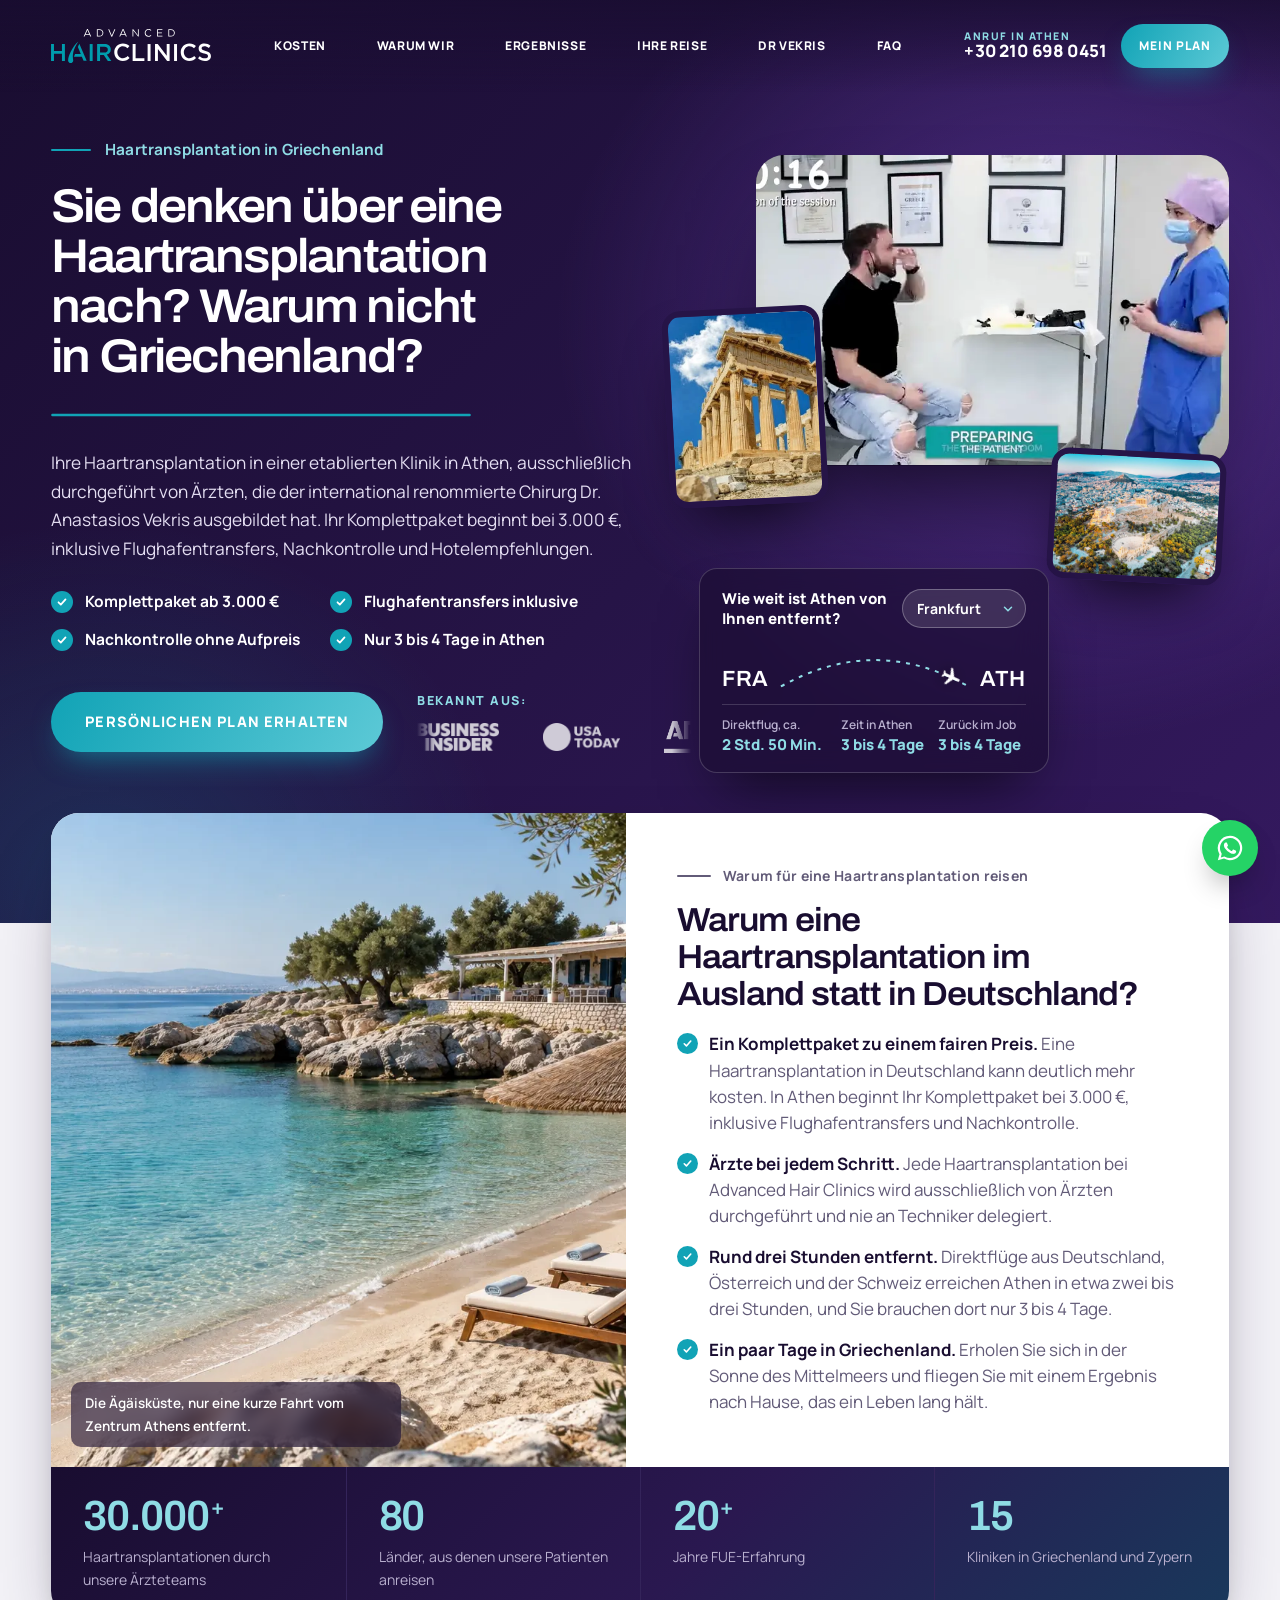
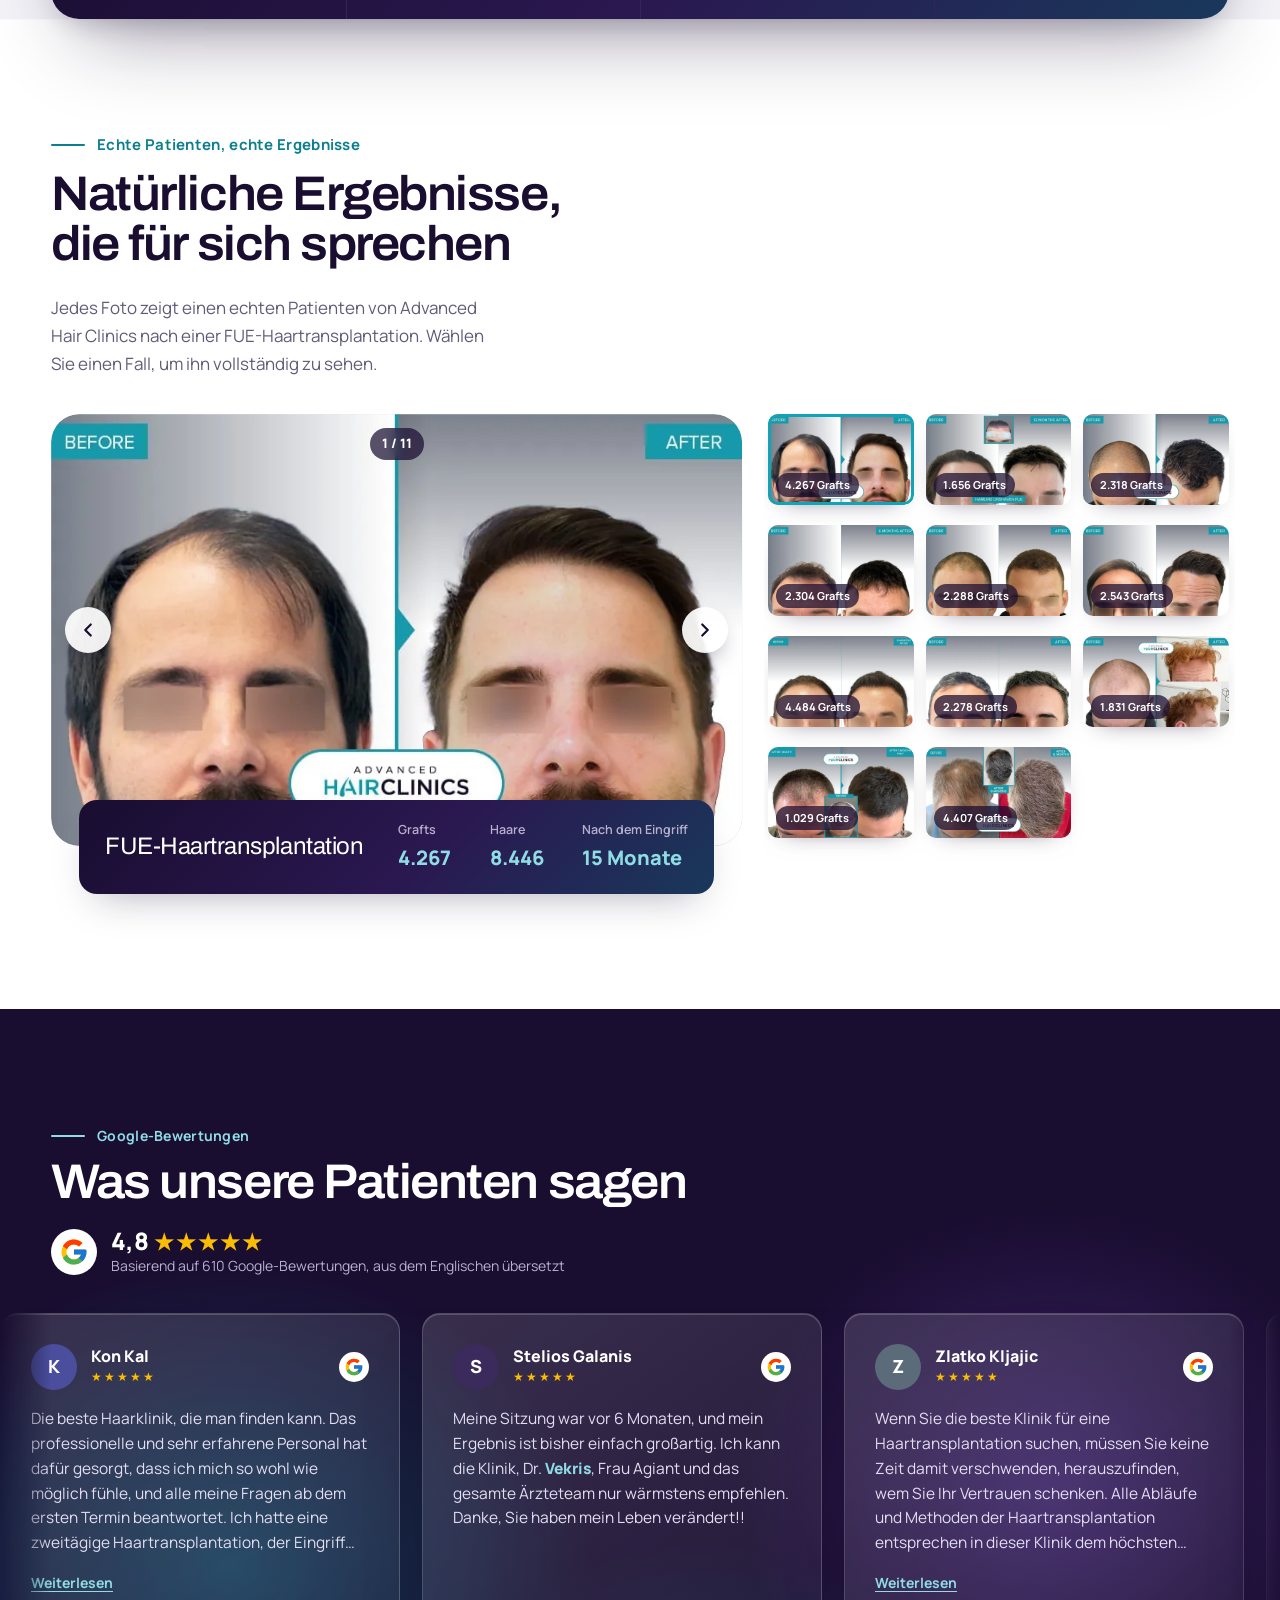
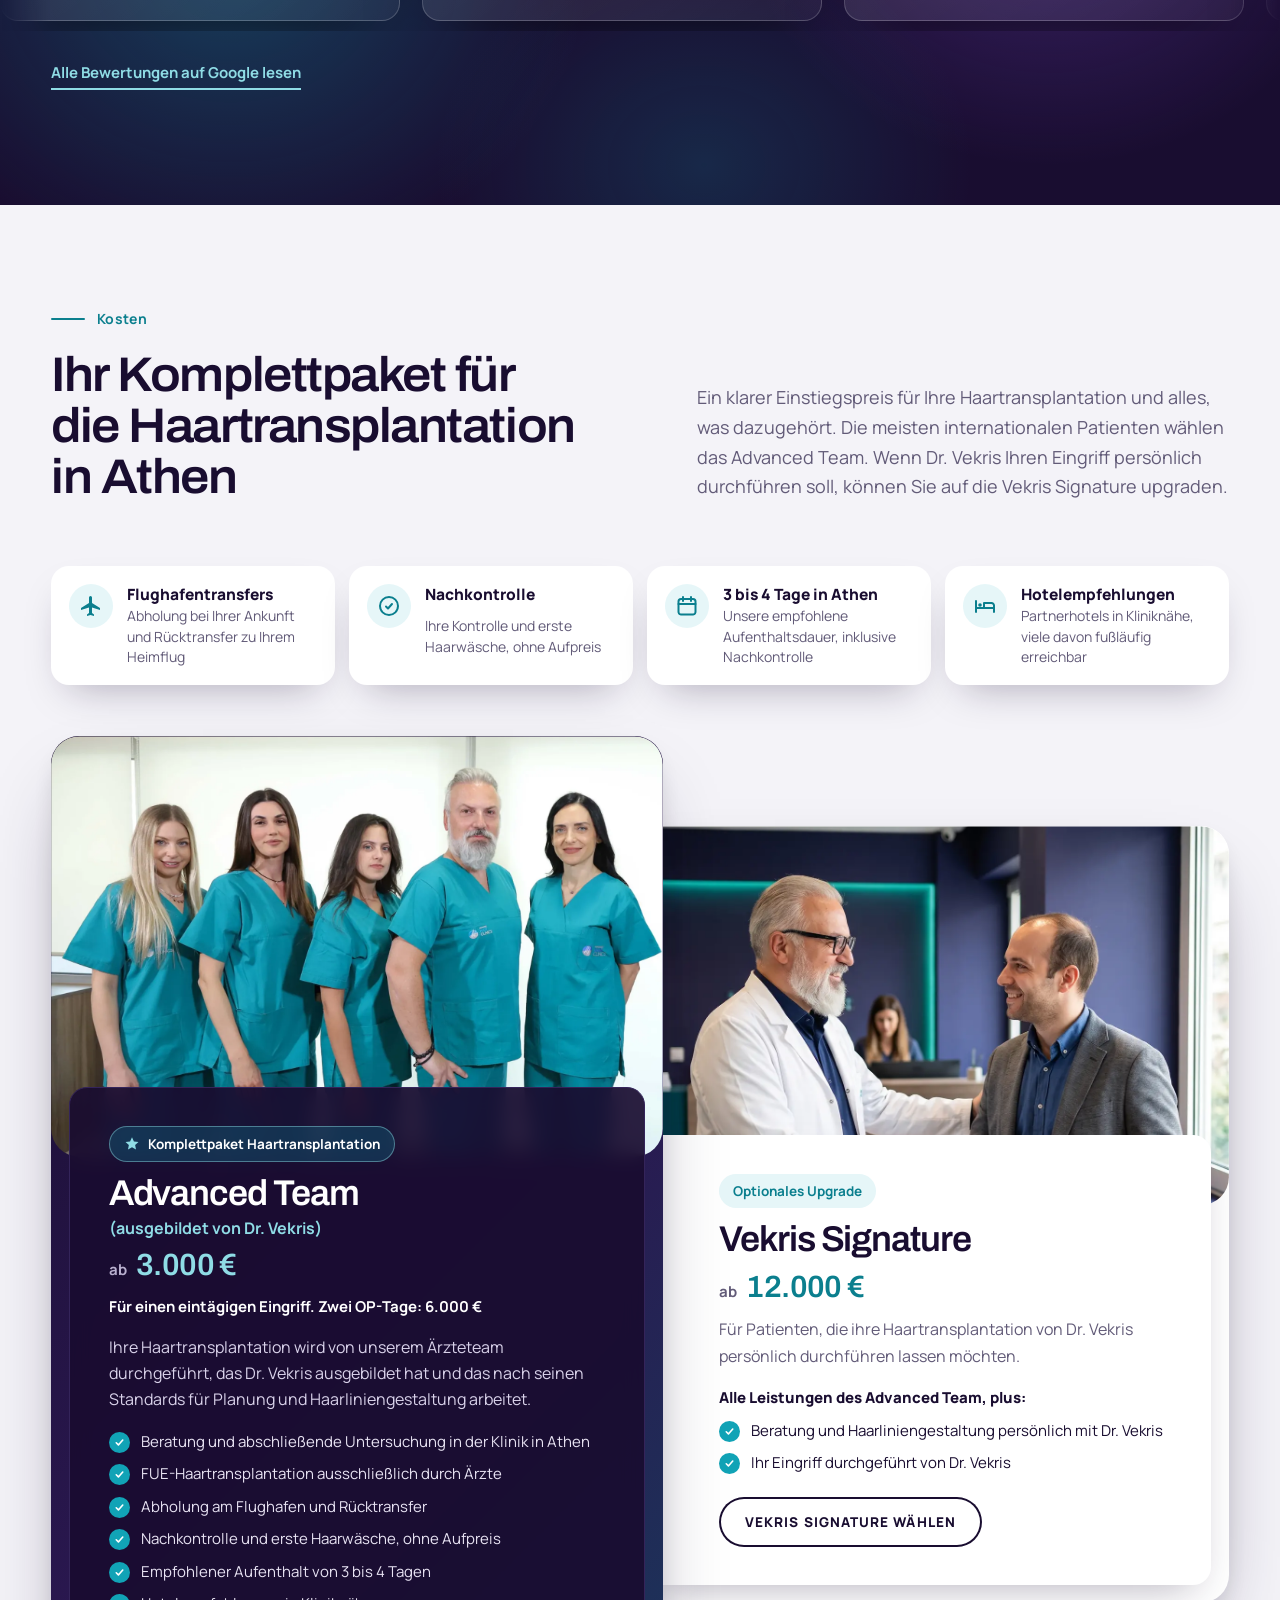
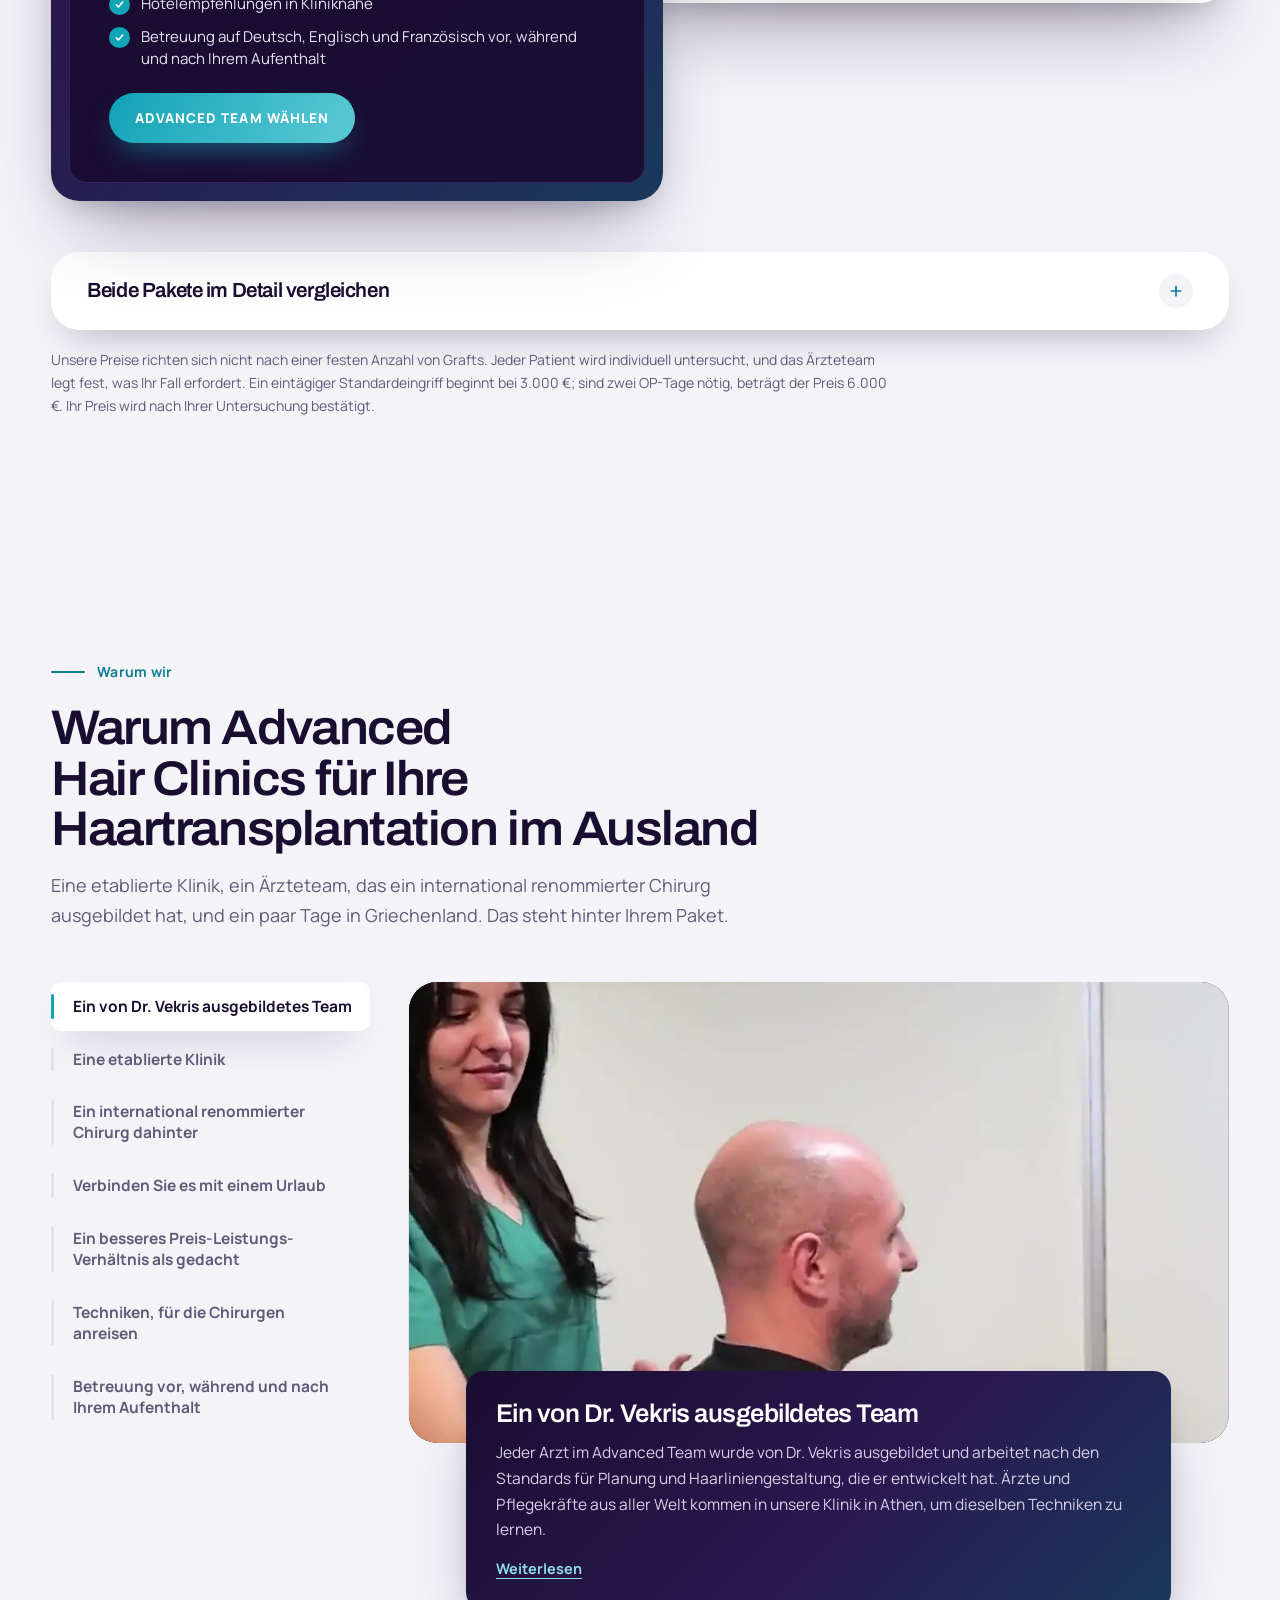
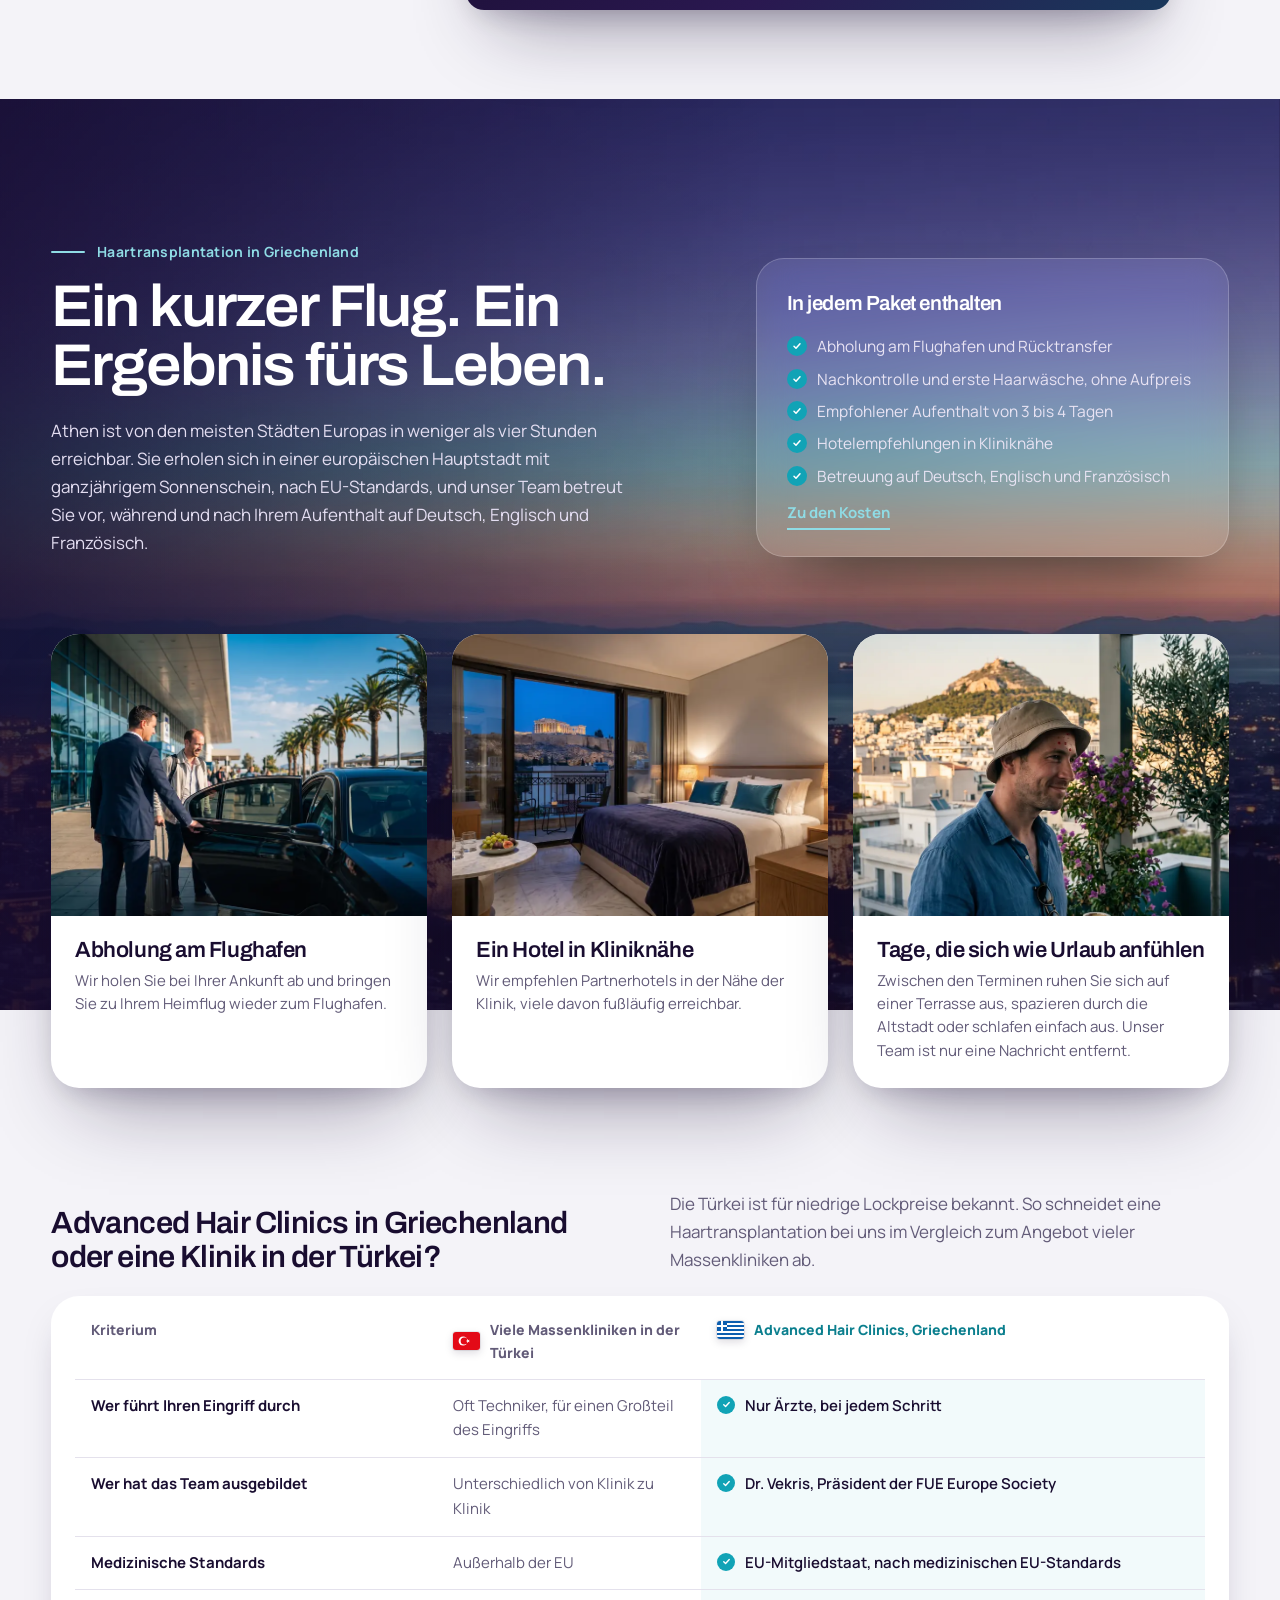
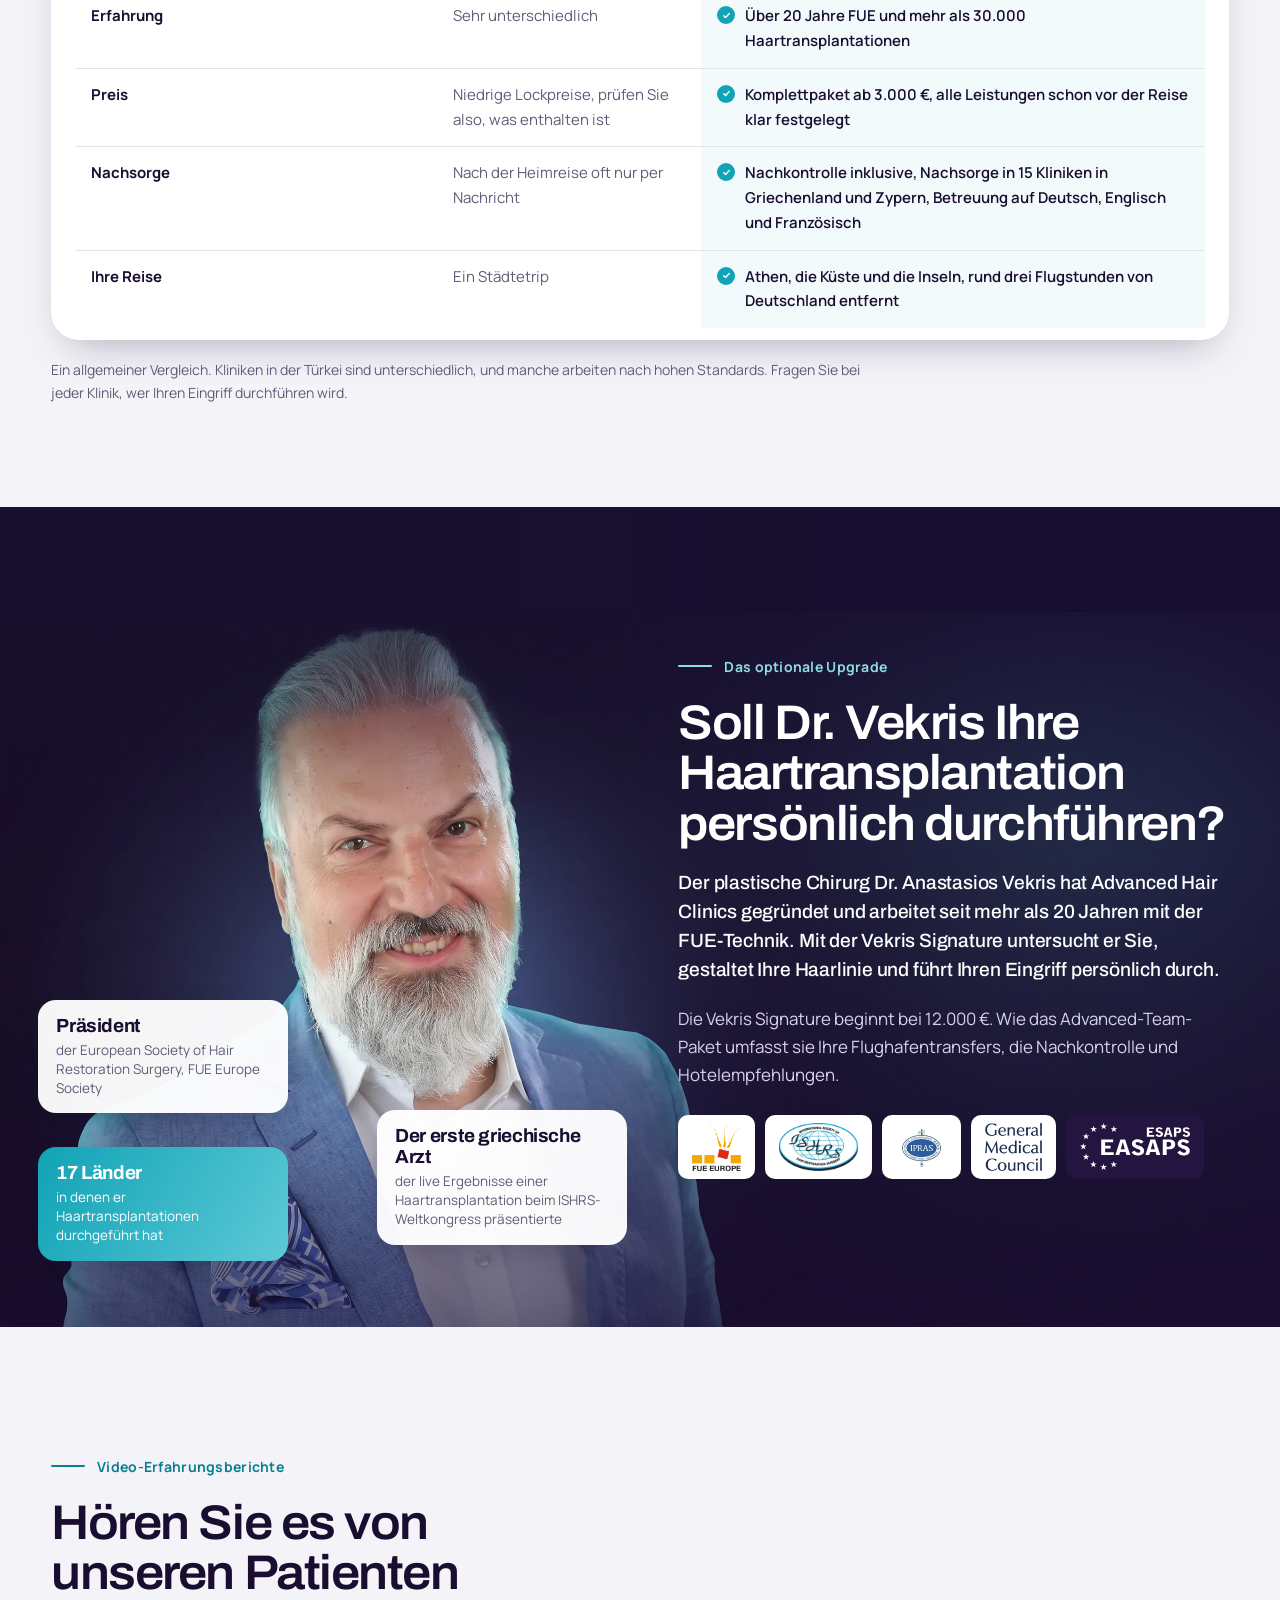
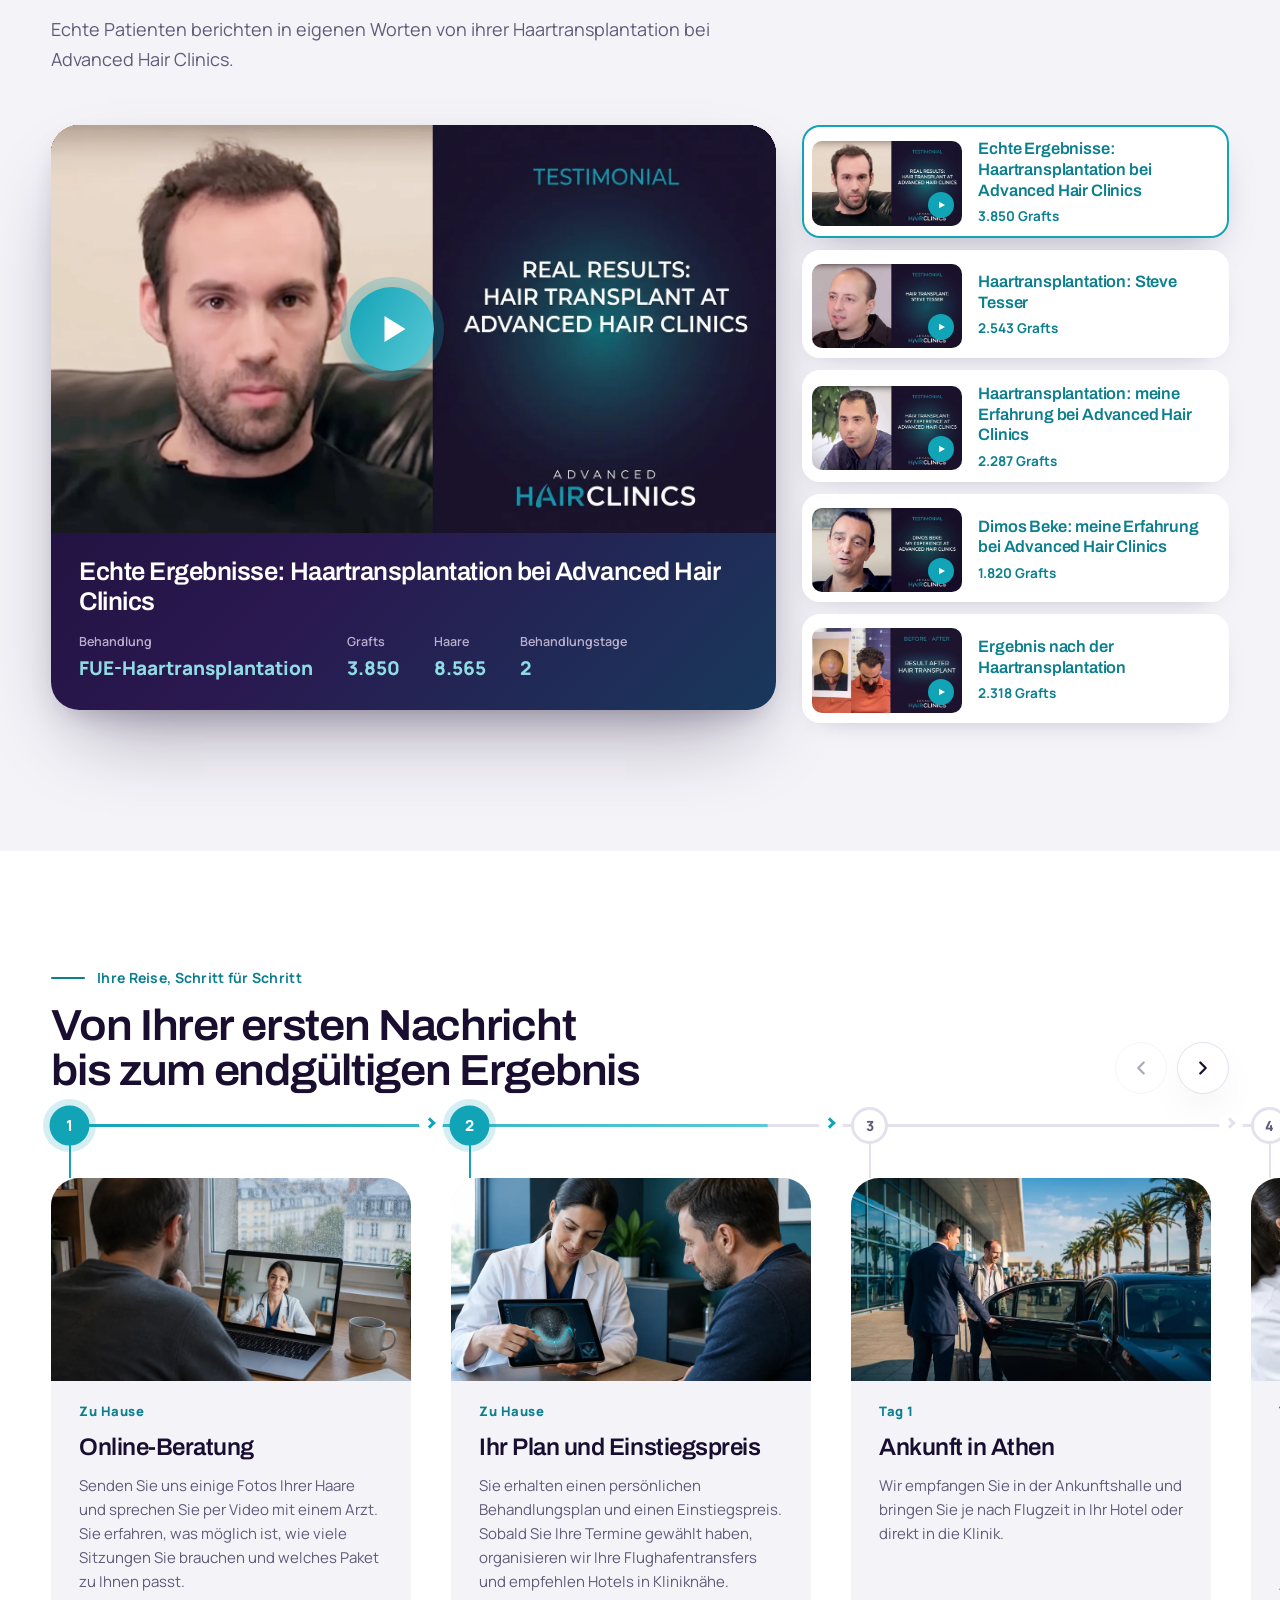
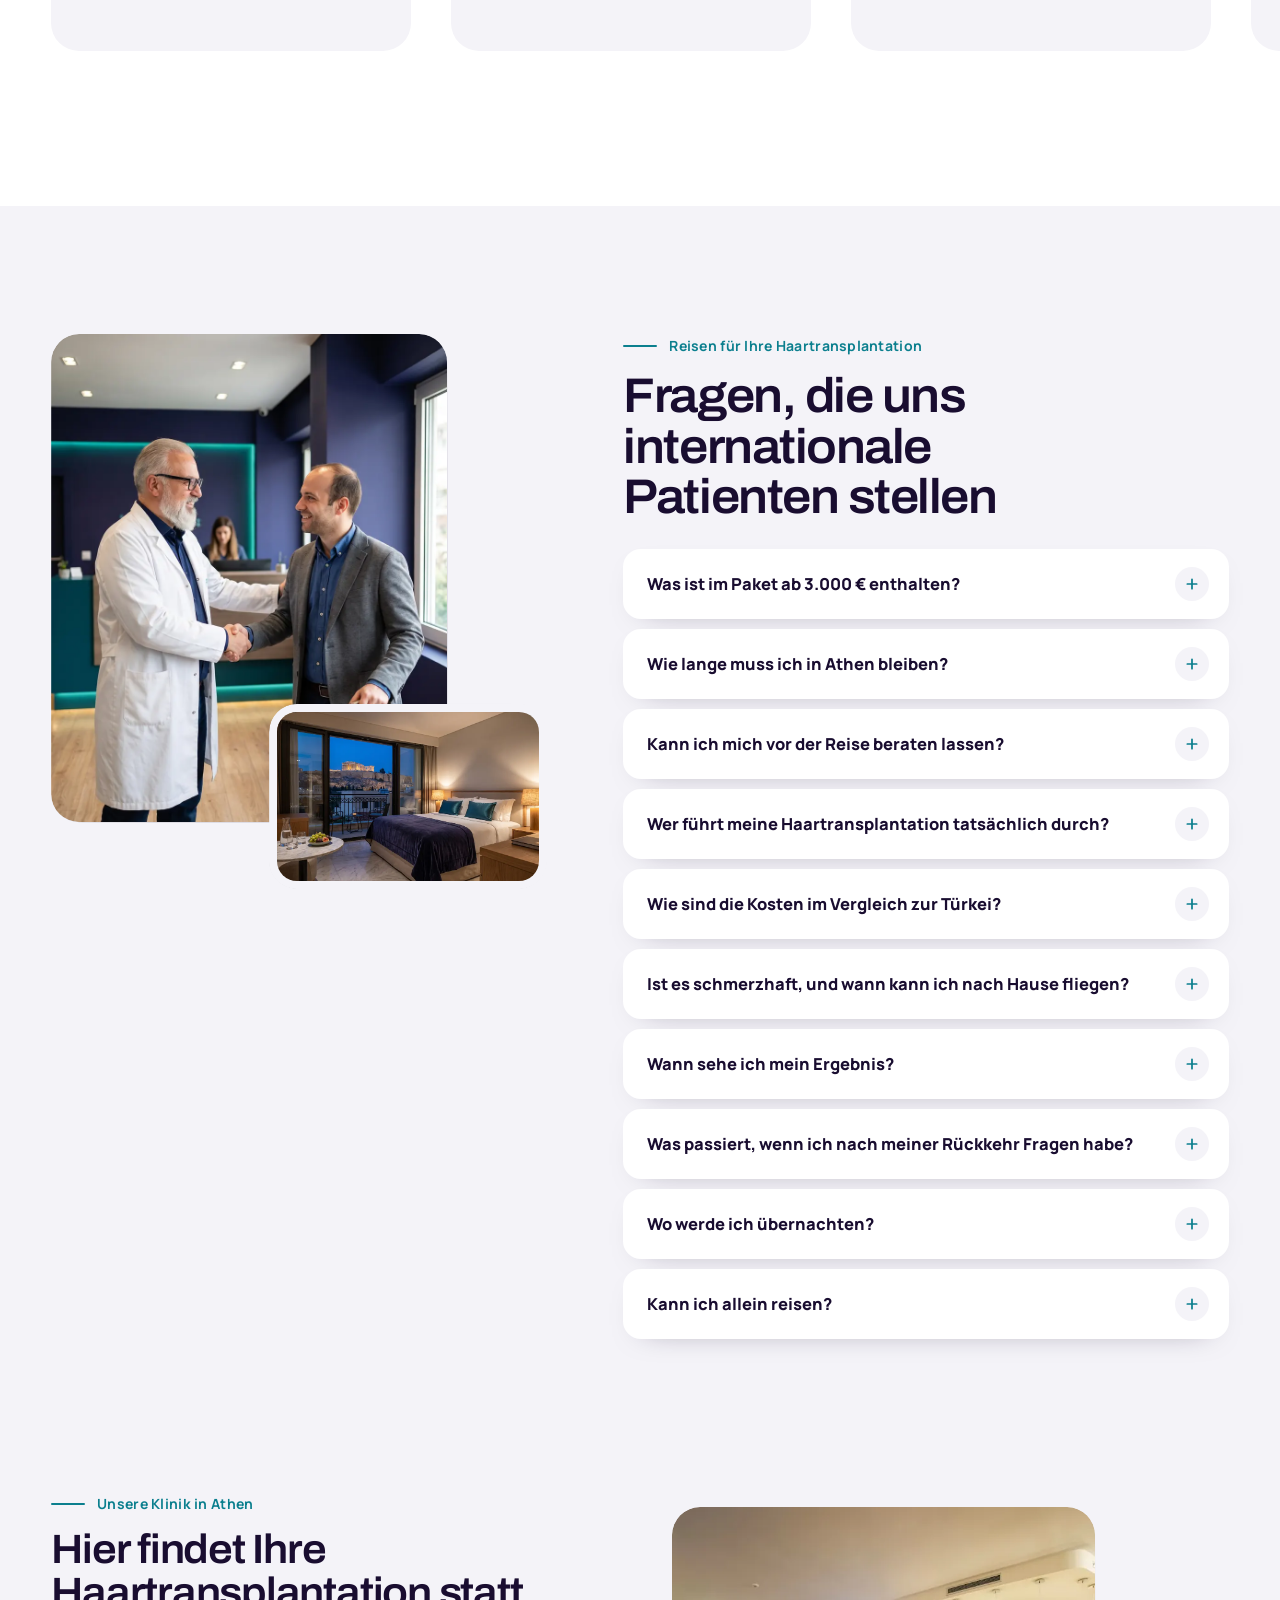
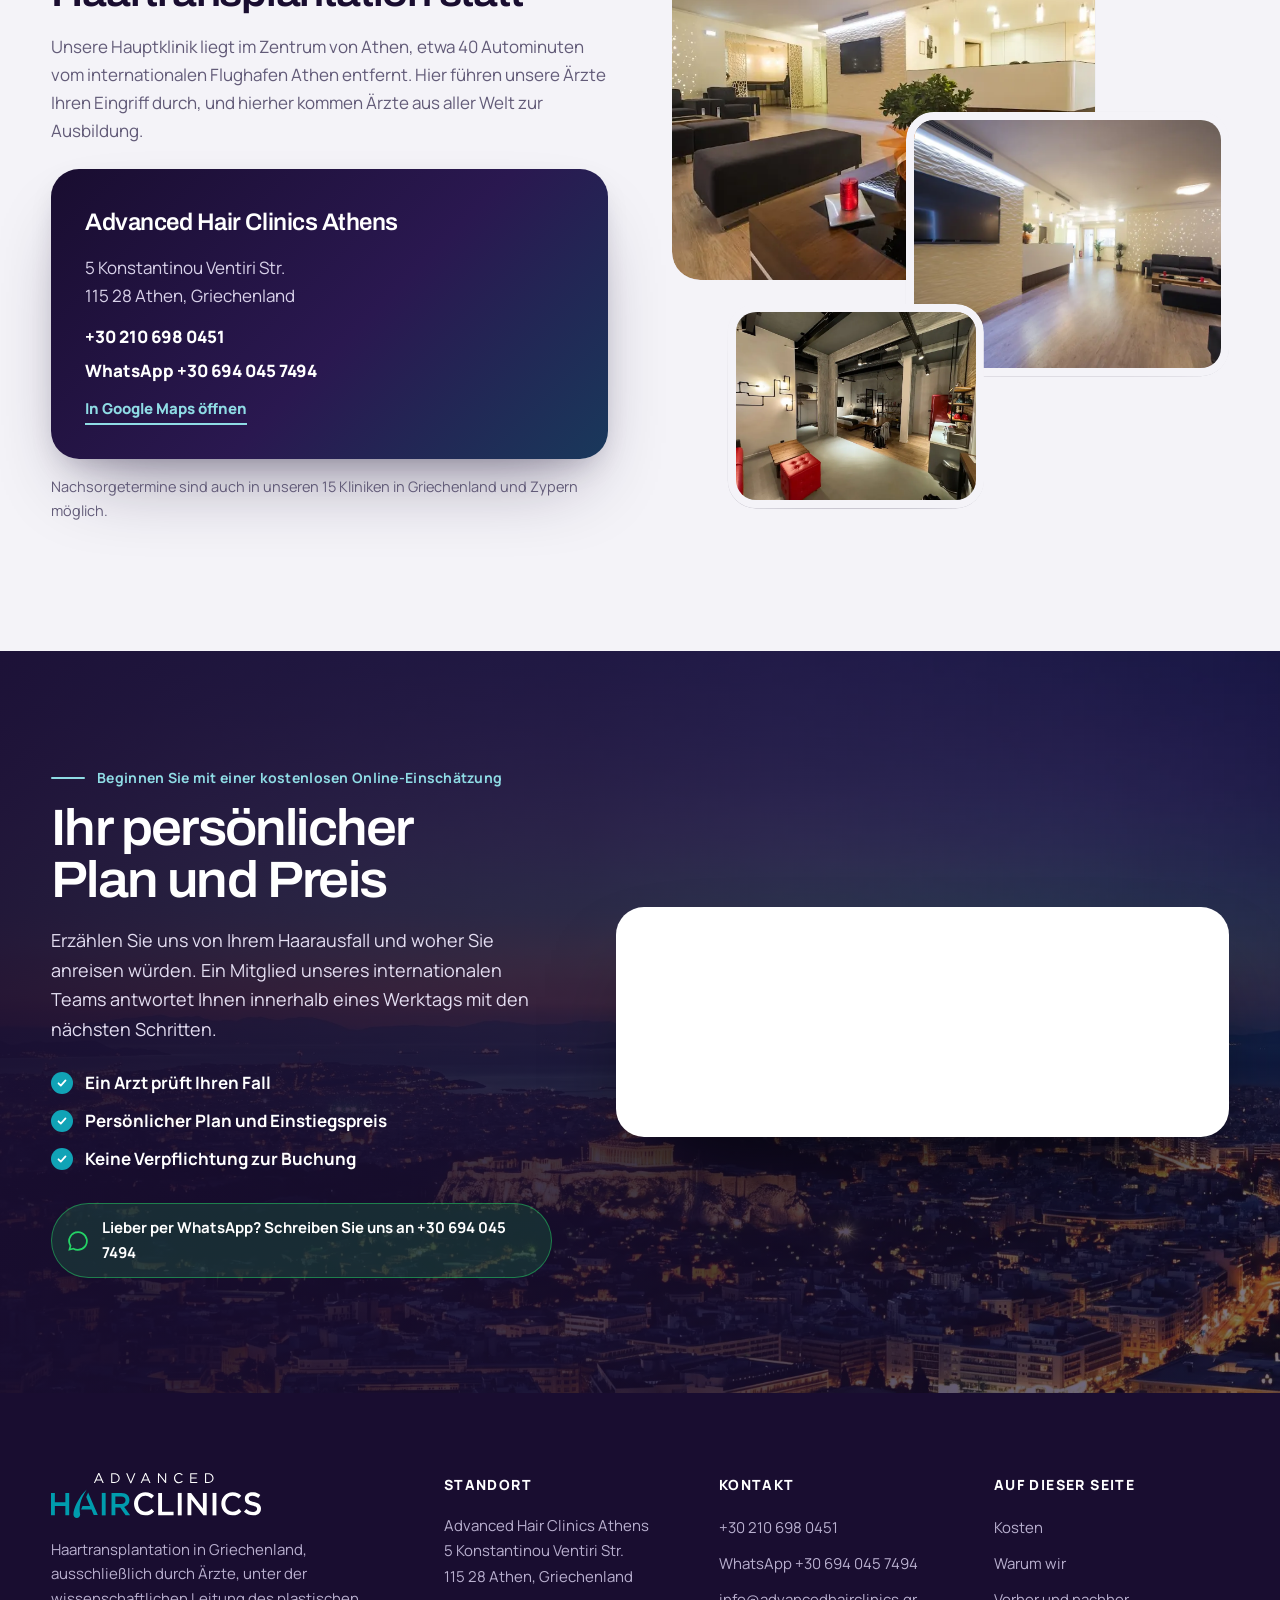
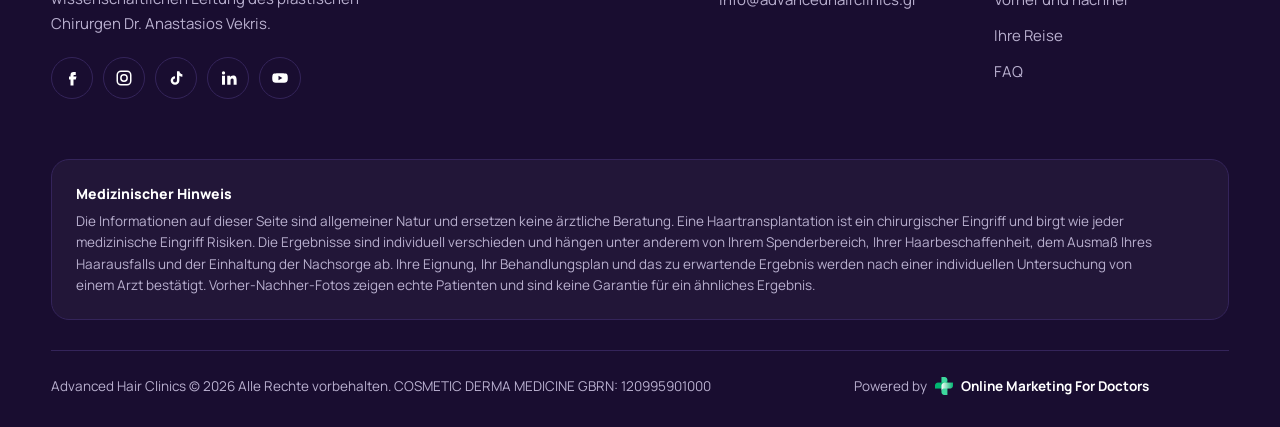
<file: de/haartransplantation-griechenland/index.html>
<!doctype html>
<html lang="de">
<head>
<meta charset="utf-8">
<!-- Google Tag Manager -->
<script>(function(w,d,s,l,i){w[l]=w[l]||[];w[l].push({'gtm.start':
new Date().getTime(),event:'gtm.js'});var f=d.getElementsByTagName(s)[0],
j=d.createElement(s),dl=l!='dataLayer'?'&l='+l:'';j.async=true;j.src=
'https://www.googletagmanager.com/gtm.js?id='+i+dl;f.parentNode.insertBefore(j,f);
})(window,document,'script','dataLayer','GTM-T5J46FZ');</script>
<!-- End Google Tag Manager -->
<meta name="viewport" content="width=device-width, initial-scale=1">
<meta name="robots" content="noindex, nofollow, noarchive, nosnippet, noimageindex">
<title>Haartransplantation in Griechenland, Komplettpaket ab 3.000 € | Advanced Hair Clinics</title>
<meta name="description" content="Haartransplantation in Griechenland: Komplettpaket ab 3.000 € in einer etablierten Klinik in Athen, ausschließlich von Ärzten durchgeführt, die Dr. Anastasios Vekris ausgebildet hat. Flughafentransfers, Nachkontrolle und Hotelempfehlungen inklusive.">
<meta name="theme-color" content="#190D30">
<link rel="icon" href="/assets/img/favicon.png">
<link rel="preconnect" href="https://fonts.googleapis.com">
<link rel="preconnect" href="https://fonts.gstatic.com" crossorigin>
<link href="https://fonts.googleapis.com/css2?family=Archivo:ital,wdth,wght@0,100..125,400..800;1,100..125,700..800&family=Manrope:wght@400;500;600;700;800&display=swap" rel="stylesheet">
<link rel="preload" as="image" href="/assets/video/timelapse-hero-poster.webp">
<link rel="stylesheet" href="/assets/css/base.css">
<link rel="stylesheet" href="/assets/css/greece.css">
</head>
<body>
<!-- Google Tag Manager (noscript) -->
<noscript><iframe src="https://www.googletagmanager.com/ns.html?id=GTM-T5J46FZ"
height="0" width="0" style="display:none;visibility:hidden"></iframe></noscript>
<!-- End Google Tag Manager (noscript) -->
<a class="skip" href="#main">Zum Inhalt springen</a>

<!-- ============ HEADER ============ -->
<header class="site-header" id="top">
  <div class="header-inner">
    <a class="brand" href="#top" aria-label="Advanced Hair Clinics, zurück nach oben">
      <img src="/assets/img/logo-light.svg" alt="Advanced Hair Clinics" width="190" height="40">
    </a>
    <a class="btn btn-teal header-book-mobile" href="#enquiry">Mein Plan</a>

    <nav class="main-nav" aria-label="Hauptmenü">
      <ul>
        <li><a href="#cost">Kosten</a></li>
        <li><a href="#why-us">Warum wir</a></li>
        <li><a href="#results">Ergebnisse</a></li>
        <li><a href="#journey">Ihre Reise</a></li>
        <li><a href="#dr-vekris">Dr Vekris</a></li>
        <li><a href="#faq">FAQ</a></li>
      </ul>
    </nav>

    <div class="header-actions">
      <a class="header-phone" href="tel:+302106980451">
        <span class="header-phone-label">Anruf in Athen</span>
        <span class="header-phone-number">+30 210 698 0451</span>
      </a>
      <a class="btn btn-teal header-book" href="#enquiry">Mein Plan</a>
      <a class="icon-btn phone-icon" href="tel:+302106980451" aria-label="+30 210 698 0451 anrufen">
        <svg viewBox="0 0 24 24" aria-hidden="true"><path d="M6.6 10.8a15.1 15.1 0 0 0 6.6 6.6l2.2-2.2a1 1 0 0 1 1-.25 11.4 11.4 0 0 0 3.6.57 1 1 0 0 1 1 1V20a1 1 0 0 1-1 1A17 17 0 0 1 3 4a1 1 0 0 1 1-1h3.5a1 1 0 0 1 1 1c0 1.25.2 2.45.57 3.57a1 1 0 0 1-.25 1z"/></svg>
      </a>
      <button class="icon-btn menu-toggle" type="button" aria-label="Menü öffnen" aria-expanded="false" aria-controls="mobile-menu">
        <span></span><span></span><span></span>
      </button>
    </div>
  </div>
</header>

<div class="mobile-menu" id="mobile-menu" hidden>
  <nav aria-label="Mobiles Menü">
    <a href="#cost">Kosten</a>
    <a href="#why-us">Warum wir</a>
    <a href="#results">Ergebnisse</a>
    <a href="#journey">Ihre Reise</a>
    <a href="#dr-vekris">Dr Vekris</a>
    <a href="#faq">FAQ</a>
    <a href="#enquiry">Kontakt</a>
  </nav>
  <div class="mobile-menu-foot">
    <a class="header-phone" href="tel:+302106980451">
      <span class="header-phone-label">Anruf in Athen</span>
      <span class="header-phone-number">+30 210 698 0451</span>
    </a>
    <a class="btn btn-teal" href="#enquiry">Persönlichen Plan erhalten</a>
  </div>
</div>

<main id="main">

<!-- ============ HERO ============ -->
<section class="hero gr-hero hero-split" aria-label="Einleitung">
  <div class="hero-content">
    <h1 class="hero-eyebrow">Haartransplantation in Griechenland</h1>
    <p class="hero-title">
      <span class="line"><span>Sie denken über eine</span></span>
      <span class="line"><span>Haartransplantation</span></span>
      <span class="line"><span>nach? Warum nicht</span></span>
      <span class="line"><span>in Griechenland?</span></span>
    </p>
    <svg class="hairline hero-hairline" viewBox="0 0 600 4" preserveAspectRatio="none" aria-hidden="true">
      <path d="M2 2 H598"/>
    </svg>
    <p class="hero-sub">Ihre Haartransplantation in einer etablierten Klinik in Athen, ausschließlich durchgeführt von Ärzten, die der international renommierte Chirurg Dr. Anastasios Vekris ausgebildet hat. Ihr Komplettpaket beginnt bei 3.000 €, inklusive Flughafentransfers, Nachkontrolle und Hotelempfehlungen.</p>
    <ul class="hero-points">
      <li>Komplettpaket ab 3.000 €</li>
      <li>Flughafentransfers inklusive</li>
      <li>Nachkontrolle ohne Aufpreis</li>
      <li>Nur 3 bis 4 Tage in Athen</li>
    </ul>
    <div class="hero-cta">
      <a class="btn btn-teal btn-lg" href="#enquiry">Persönlichen Plan erhalten</a>
      <div class="hero-press">
        <p class="hp-k">Bekannt aus:</p>
        <div class="hp-viewport">
        <ul class="hero-press-list" aria-label="Bekannt aus">
          <li class="hp-business-insider"><a href="https://markets.businessinsider.com/news/stocks/advanced-hair-clinics-presents-alopeciai-hair-loss-assessment-tool-1036665219" target="_blank" rel="noopener"><img src="/assets/img/press/business-insider.webp" alt="Business Insider" width="348" height="120"></a></li>
          <li class="hp-usa-today"><a href="https://www.usatoday.com/press-release/story/52659/advanced-hair-clinics-presents-alopeciai-hair-loss-assessment-tool" target="_blank" rel="noopener"><img src="/assets/img/press/usa-today.webp" alt="USA Today" width="333" height="120"></a></li>
          <li class="hp-ap-news"><a href="https://apnews.com/press-release/marketersmedia/press-release-e6e11d0cc15daa1fe231c60dc971aa9e" target="_blank" rel="noopener"><img src="/assets/img/press/ap-news.webp" alt="AP News" width="135" height="120"></a></li>
          <li class="hp-streetinsider"><a href="https://www.streetinsider.com/The+Financial+Capital/Advanced+Hair+Clinics+Presents+AlopeciAI+Hair+Loss+Assessment+Tool/27231861.html" target="_blank" rel="noopener"><img src="/assets/img/press/streetinsider.webp" alt="StreetInsider" width="278" height="28"></a></li>
          <li class="hp-washington-city-paper"><a href="https://pr.washingtoncitypaper.com/article/Advanced-Hair-Clinics-Presents-AlopeciAI-Hair-Loss-Assessment-Tool/6adf4061df578d00025b1e42" target="_blank" rel="noopener"><img src="/assets/img/press/washington-city-paper.webp" alt="Washington City Paper" width="408" height="120"></a></li>
          <li class="hp-newsbreak"><a href="https://www.newsbreak.com/dmr-news-321522575/4967552618897-advanced-hair-clinics-presents-alopeciai-hair-loss-assessment-tool" target="_blank" rel="noopener"><img src="/assets/img/press/newsbreak.webp" alt="NewsBreak" width="761" height="120"></a></li>
          <li class="hp-times-of-san-diego"><a href="https://pr.timesofsandiego.com/article/Advanced-Hair-Clinics-Presents-AlopeciAI-Hair-Loss-Assessment-Tool/6adf4061df578d00025b1e42" target="_blank" rel="noopener"><img src="/assets/img/press/times-of-san-diego.webp" alt="Times of San Diego" width="282" height="120"></a></li>
        </ul>
        </div>
      </div>
    </div>
  </div>

  <!-- Right half: a timelapse of a procedure day, with Athens sights and the flight card around it -->
  <div class="hero-stage">
    <div class="hs-media">
      <div class="hs-video">
        <video autoplay muted loop playsinline preload="auto" poster="/assets/video/timelapse-hero-poster.webp" aria-hidden="true">
          <source src="/assets/video/timelapse-hero.mp4" type="video/mp4">
        </video>
      </div>
      <figure class="hs-sat hs-sat-a">
        <img src="/assets/img/greece/sight-parthenon.webp" alt="Der Parthenon auf der Akropolis von Athen">
      </figure>
      <figure class="hs-sat hs-sat-b">
        <img src="/assets/img/greece/sight-acropolis-aerial.webp" alt="Die Akropolis und das Zentrum von Athen von oben">
      </figure>
    </div>
    <aside class="flight" aria-labelledby="flight-title">
      <div class="flight-top">
        <p class="flight-title" id="flight-title">Wie weit ist Athen von Ihnen entfernt?</p>
        <label class="flight-select">
          <span class="sr-only">Wählen Sie Ihren Abflugort</span>
          <select id="flight-city">
            <option value="frankfurt">Frankfurt</option>
            <option value="munich">München</option>
            <option value="berlin">Berlin</option>
            <option value="hamburg">Hamburg</option>
            <option value="duesseldorf">Düsseldorf</option>
            <option value="cologne">Köln/Bonn</option>
            <option value="stuttgart">Stuttgart</option>
            <option value="vienna">Wien</option>
            <option value="zurich">Zürich</option>
          </select>
        </label>
      </div>
      <div class="flight-route" aria-hidden="true">
        <span class="fr-code" id="flight-code">FRA</span>
        <span class="fr-track">
          <svg class="fr-arc" viewBox="0 0 200 50" preserveAspectRatio="none"><path d="M4 46 Q100 -14 196 46"/></svg>
          <svg class="fr-plane" viewBox="0 0 24 24"><path d="M21 16v-2l-8-5V3.5a1.5 1.5 0 0 0-3 0V9l-8 5v2l8-2.5V19l-2 1.5V22l3.5-1 3.5 1v-1.5L13 19v-5.5z"/></svg>
        </span>
        <span class="fr-code">ATH</span>
      </div>
      <dl class="flight-facts" aria-live="polite">
        <div><dt>Direktflug, ca.</dt><dd id="flight-time">2 Std. 50 Min.</dd></div>
        <div><dt>Zeit in Athen</dt><dd>3 bis 4 Tage</dd></div>
        <div><dt>Zurück im Job</dt><dd>3 bis 4 Tage</dd></div>
      </dl>
    </aside>
  </div>
</section>

<!-- ============ WHY TRAVEL (overlapping) ============ -->
<!-- The Germany cost line is qualitative and needs the clinic's approval. -->
<section class="authority why-travel" id="why-travel" aria-labelledby="authority-title">
  <div class="authority-card">
    <figure class="authority-media">
      <picture>
        <source media="(max-width: 760px)" srcset="/assets/img/greece/coast-beach-sm.webp">
        <img src="/assets/img/greece/coast-beach.webp" alt="Ein ruhiger griechischer Strand mit klarem, türkisfarbenem Wasser" loading="lazy" width="1168" height="880">
      </picture>
      <figcaption>Die Ägäisküste, nur eine kurze Fahrt vom Zentrum Athens entfernt.</figcaption>
    </figure>
    <div class="authority-text">
      <p class="kicker">Warum für eine Haartransplantation reisen</p>
      <h2 id="authority-title" class="h2">Warum eine Haartransplantation im Ausland statt in Deutschland?</h2>
      <ul class="wt-list">
        <li><strong>Ein Komplettpaket zu einem fairen Preis.</strong> Eine Haartransplantation in Deutschland kann deutlich mehr kosten. In Athen beginnt Ihr Komplettpaket bei 3.000 €, inklusive Flughafentransfers und Nachkontrolle.</li>
        <li><strong>Ärzte bei jedem Schritt.</strong> Jede Haartransplantation bei Advanced Hair Clinics wird ausschließlich von Ärzten durchgeführt und nie an Techniker delegiert.</li>
        <li><strong>Rund drei Stunden entfernt.</strong> Direktflüge aus Deutschland, Österreich und der Schweiz erreichen Athen in etwa zwei bis drei Stunden, und Sie brauchen dort nur 3 bis 4 Tage.</li>
        <li><strong>Ein paar Tage in Griechenland.</strong> Erholen Sie sich in der Sonne des Mittelmeers und fliegen Sie mit einem Ergebnis nach Hause, das ein Leben lang hält.</li>
      </ul>
    </div>
    <dl class="authority-stats">
      <div><dt><span data-count="30000">30.000</span><small>+</small></dt><dd>Haartransplantationen durch unsere Ärzteteams</dd></div>
      <div><dt><span data-count="80">80</span></dt><dd>Länder, aus denen unsere Patienten anreisen</dd></div>
      <div><dt><span data-count="20">20</span><small>+</small></dt><dd>Jahre FUE-Erfahrung</dd></div>
      <div><dt><span data-count="15">15</span></dt><dd>Kliniken in Griechenland und Zypern</dd></div>
    </dl>
  </div>
</section>

<!-- ============ BEFORE & AFTER ============ -->
<section class="results" id="results" aria-labelledby="results-title">
  <div class="results-head">
    <div>
      <p class="kicker results-eyebrow">Echte Patienten, echte Ergebnisse</p>
      <h2 id="results-title" class="h2">Natürliche Ergebnisse, die für sich sprechen</h2>
    </div>
    <p class="results-intro">Jedes Foto zeigt einen echten Patienten von Advanced Hair Clinics nach einer FUE-Haartransplantation. Wählen Sie einen Fall, um ihn vollständig zu sehen.</p>
  </div>
  <div class="results-grid">
    <figure class="ba-feature">
      <div class="ba-frame">
        <img id="ba-main" tabindex="0" role="button" aria-haspopup="dialog" src="/assets/img/ba/hair-transplant-128-a.webp" alt="Vorher und nachher: FUE-Haartransplantation mit 4.267 Grafts" width="800" height="500">
        <div class="ba-nav">
          <button type="button" class="ba-step" data-step="-1" aria-label="Vorheriger Fall"><svg viewBox="0 0 24 24" aria-hidden="true"><path d="M15 6l-6 6 6 6"/></svg></button>
          <span class="ba-count" id="ba-count" aria-live="polite">1 / 11</span>
          <button type="button" class="ba-step" data-step="1" aria-label="Nächster Fall"><svg viewBox="0 0 24 24" aria-hidden="true"><path d="M9 6l6 6-6 6"/></svg></button>
        </div>
      </div>
      <figcaption class="ba-caption">
        <span class="ba-type" id="ba-type">FUE-Haartransplantation</span>
        <dl>
          <div><dt>Grafts</dt><dd id="ba-grafts">4.267</dd></div>
          <div><dt>Haare</dt><dd id="ba-hairs">8.446</dd></div>
          <div><dt>Nach dem Eingriff</dt><dd id="ba-months">15 Monate</dd></div>
        </dl>
      </figcaption>
    </figure>
    <div class="ba-thumbs-wrap"><ul class="ba-thumbs" id="ba-thumbs" aria-label="Alle Vorher-Nachher-Fälle"></ul></div>
  </div>
</section>

<!-- ============ REVIEWS ============ -->
<section class="reviews" aria-labelledby="reviews-title">
  <div class="reviews-inner">
    <div class="reviews-main">
      <div class="reviews-top">
        <div class="reviews-title">
          <p class="kicker">Google-Bewertungen</p>
          <h2 id="reviews-title" class="h2">Was unsere Patienten sagen</h2>
        </div>
        <div class="reviews-score">
          <svg class="g-logo" viewBox="0 0 48 48" aria-hidden="true"><path fill="#FFC107" d="M43.6 20.5H42V20H24v8h11.3C33.7 32.7 29.2 36 24 36c-6.6 0-12-5.4-12-12s5.4-12 12-12c3.1 0 5.8 1.2 7.9 3.1l5.7-5.7C34 6.1 29.3 4 24 4 13 4 4 13 4 24s9 20 20 20 20-9 20-20c0-1.3-.1-2.4-.4-3.5z"/><path fill="#FF3D00" d="m6.3 14.7 6.6 4.8C14.7 15.1 19 12 24 12c3.1 0 5.8 1.2 7.9 3.1l5.7-5.7C34 6.1 29.3 4 24 4 16.3 4 9.7 8.3 6.3 14.7z"/><path fill="#4CAF50" d="M24 44c5.2 0 9.9-2 13.4-5.2l-6.2-5.2C29.2 35.1 26.7 36 24 36c-5.2 0-9.6-3.3-11.3-8l-6.5 5C9.5 39.6 16.2 44 24 44z"/><path fill="#1976D2" d="M43.6 20.5H42V20H24v8h11.3a12 12 0 0 1-4.1 5.6l6.2 5.2C37 39.2 44 34 44 24c0-1.3-.1-2.4-.4-3.5z"/></svg>
          <div>
            <p class="rs-num">4,8 <span class="stars" aria-hidden="true">★★★★★</span></p>
            <p class="rs-count">Basierend auf 610 Google-Bewertungen, aus dem Englischen übersetzt</p>
          </div>
        </div>
      </div>
      <div class="reviews-viewport" aria-label="Patientenbewertungen">
        <ul class="reviews-track" id="reviews-track"></ul>
      </div>
      <div class="reviews-foot">
        <a class="text-link" href="https://www.google.com/search?q=Advanced+Hair+Clinics+reviews" target="_blank" rel="noopener">Alle Bewertungen auf Google lesen</a>
      </div>
    </div>
  </div>
</section>

<!-- ============ COST ============ -->
<!-- Prices and inclusions confirmed by the clinic: one surgical day from €3,000, two surgical days €6,000, no set graft count. -->
<section class="packages" id="cost" aria-labelledby="packages-title">
  <div class="packages-head">
    <p class="kicker">Kosten</p>
    <h2 id="packages-title" class="h2">Ihr Komplettpaket für die Haartransplantation in Athen</h2>
    <p>Ein klarer Einstiegspreis für Ihre Haartransplantation und alles, was dazugehört. Die meisten internationalen Patienten wählen das Advanced Team. Wenn Dr. Vekris Ihren Eingriff persönlich durchführen soll, können Sie auf die Vekris Signature upgraden.</p>
  </div>

  <ul class="pk-included" aria-label="In jedem Paket enthalten">
    <li><svg viewBox="0 0 24 24" aria-hidden="true"><path d="M21 16v-2l-8-5V3.5a1.5 1.5 0 0 0-3 0V9l-8 5v2l8-2.5V19l-2 1.5V22l3.5-1 3.5 1v-1.5L13 19v-5.5z"/></svg><strong>Flughafentransfers</strong><span>Abholung bei Ihrer Ankunft und Rücktransfer zu Ihrem Heimflug</span></li>
    <li><svg viewBox="0 0 24 24" aria-hidden="true"><path d="M9 12.5l2 2 4-4.5" fill="none" stroke="currentColor" stroke-width="2" stroke-linecap="round" stroke-linejoin="round"/><circle cx="12" cy="12" r="9" fill="none" stroke="currentColor" stroke-width="2"/></svg><strong>Nachkontrolle</strong><span>Ihre Kontrolle und erste Haarwäsche, ohne Aufpreis</span></li>
    <li><svg viewBox="0 0 24 24" aria-hidden="true"><rect x="3.5" y="5" width="17" height="15.5" rx="2.5" fill="none" stroke="currentColor" stroke-width="2"/><path d="M3.5 10h17M8 3v4M16 3v4" fill="none" stroke="currentColor" stroke-width="2" stroke-linecap="round"/></svg><strong>3 bis 4 Tage in Athen</strong><span>Unsere empfohlene Aufenthaltsdauer, inklusive Nachkontrolle</span></li>
    <li><svg viewBox="0 0 24 24" aria-hidden="true"><path d="M3 18V7M3 14h18v4M21 14v-2.5A2.5 2.5 0 0 0 18.5 9H11v5" fill="none" stroke="currentColor" stroke-width="2" stroke-linecap="round" stroke-linejoin="round"/><circle cx="7" cy="11" r="1.8" fill="currentColor"/></svg><strong>Hotelempfehlungen</strong><span>Partnerhotels in Kliniknähe, viele davon fußläufig erreichbar</span></li>
  </ul>

  <div class="pk-grid">
    <article class="pk pk-team" aria-labelledby="pk-team-title">
      <figure class="pk-media">
        <img src="/assets/img/team/team-scrubs.webp" alt="Das Ärzteteam von Advanced Hair Clinics in OP-Kleidung" loading="lazy" width="1600" height="1199">
      </figure>
      <div class="pk-body">
        <p class="pk-tag">Komplettpaket Haartransplantation</p>
        <h3 id="pk-team-title">Advanced Team <span class="pk-sub">(ausgebildet von Dr. Vekris)</span></h3>
        <p class="pk-price"><span>ab</span> 3.000 €</p>
        <p class="pk-grafts">Für einen eintägigen Eingriff. Zwei OP-Tage: 6.000 €</p>
        <p class="pk-desc">Ihre Haartransplantation wird von unserem Ärzteteam durchgeführt, das Dr. Vekris ausgebildet hat und das nach seinen Standards für Planung und Haarliniengestaltung arbeitet.</p>
        <ul class="pk-list">
          <li>Beratung und abschließende Untersuchung in der Klinik in Athen</li>
          <li>FUE-Haartransplantation ausschließlich durch Ärzte</li>
          <li>Abholung am Flughafen und Rücktransfer</li>
          <li>Nachkontrolle und erste Haarwäsche, ohne Aufpreis</li>
          <li>Empfohlener Aufenthalt von 3 bis 4 Tagen</li>
          <li>Hotelempfehlungen in Kliniknähe</li>
          <li>Betreuung auf Deutsch, Englisch und Französisch vor, während und nach Ihrem Aufenthalt</li>
        </ul>
        <a class="btn btn-teal" href="#enquiry" data-package="team">Advanced Team wählen</a>
      </div>
    </article>

    <article class="pk pk-vip" aria-labelledby="pk-vip-title">
      <figure class="pk-media">
        <img src="/assets/img/greece/welcome.webp" alt="Dr. Vekris begrüßt einen internationalen Patienten in der Klinik in Athen" loading="lazy" width="1300" height="1614">
      </figure>
      <div class="pk-body">
        <p class="pk-tag">Optionales Upgrade</p>
        <h3 id="pk-vip-title">Vekris Signature</h3>
        <p class="pk-price"><span>ab</span> 12.000 €</p>
        <p class="pk-desc">Für Patienten, die ihre Haartransplantation von Dr. Vekris persönlich durchführen lassen möchten.</p>
        <ul class="pk-list pk-plus">
          <li>Alle Leistungen des Advanced Team, plus:</li>
          <li>Beratung und Haarliniengestaltung persönlich mit Dr. Vekris</li>
          <li>Ihr Eingriff durchgeführt von Dr. Vekris</li>
        </ul>
        <a class="btn btn-outline" href="#enquiry" data-package="signature">Vekris Signature wählen</a>
      </div>
    </article>
  </div>

  <details class="pk-compare">
    <summary>Beide Pakete im Detail vergleichen</summary>
    <div class="pk-table-wrap">
      <table class="pk-table">
        <caption class="sr-only">Was jedes Paket enthält</caption>
        <thead><tr><th scope="col">Leistung</th><th scope="col">Advanced Team (ausgebildet von Dr. Vekris)</th><th scope="col">Vekris Signature</th></tr></thead>
        <tbody>
          <tr><th scope="row">Wer führt Ihren Eingriff durch</th><td>Unsere Ärzte, ausgebildet von Dr. Vekris</td><td>Dr. Vekris</td></tr>
          <tr><th scope="row">Wer begleitet Sie</th><td>Ihr Ärzteteam</td><td>Dr. Vekris</td></tr>
          <tr><th scope="row">Beratung und abschließende Untersuchung</th><td>Mit einem Arzt des Teams</td><td>Persönlich mit Dr. Vekris</td></tr>
          <tr><th scope="row">Haarliniengestaltung</th><td>Nach den Standards von Dr. Vekris</td><td>Durch Dr. Vekris</td></tr>
          <tr><th scope="row">Abholung am Flughafen und Rücktransfer</th><td><span class="tick" aria-label="Inklusive"></span></td><td><span class="tick" aria-label="Inklusive"></span></td></tr>
          <tr><th scope="row">Nachkontrolle und erste Haarwäsche, ohne Aufpreis</th><td><span class="tick" aria-label="Inklusive"></span></td><td><span class="tick" aria-label="Inklusive"></span></td></tr>
          <tr><th scope="row">Empfohlener Aufenthalt in Athen</th><td>3 bis 4 Tage</td><td>3 bis 4 Tage</td></tr>
          <tr><th scope="row">Hotelempfehlungen in Kliniknähe</th><td><span class="tick" aria-label="Inklusive"></span></td><td><span class="tick" aria-label="Inklusive"></span></td></tr>
          <tr><th scope="row">Betreuung auf Deutsch, Englisch und Französisch</th><td><span class="tick" aria-label="Inklusive"></span></td><td><span class="tick" aria-label="Inklusive"></span></td></tr>
          <tr><th scope="row">Preis</th><td>ab 3.000 € für einen eintägigen Eingriff, 6.000 € für zwei OP-Tage</td><td>ab 12.000 €</td></tr>
        </tbody>
      </table>
    </div>
  </details>
  <p class="pk-note">Unsere Preise richten sich nicht nach einer festen Anzahl von Grafts. Jeder Patient wird individuell untersucht, und das Ärzteteam legt fest, was Ihr Fall erfordert. Ein eintägiger Standardeingriff beginnt bei 3.000 €; sind zwei OP-Tage nötig, beträgt der Preis 6.000 €. Ihr Preis wird nach Ihrer Untersuchung bestätigt.</p>
</section>

<!-- ============ WHY CHOOSE US (tabs + media) ============ -->
<section class="why" id="why-us" aria-labelledby="why-title">
  <div class="why-head">
    <p class="kicker">Warum wir</p>
    <h2 id="why-title" class="h2">Warum Advanced Hair Clinics für Ihre Haartransplantation im Ausland</h2>
    <p class="why-lead">Eine etablierte Klinik, ein Ärzteteam, das ein international renommierter Chirurg ausgebildet hat, und ein paar Tage in Griechenland. Das steht hinter Ihrem Paket.</p>
  </div>
  <div class="why-body">
    <div class="why-tabs" role="tablist" aria-label="Warum sich Patienten für Advanced Hair Clinics entscheiden" id="why-tabs"></div>
    <div class="why-stage">
      <div class="why-media" id="why-media"></div>
      <div class="why-panel" id="why-panel" role="tabpanel" aria-live="polite"></div>
    </div>
  </div>
</section>

<!-- ============ ATHENS (full-bleed + overlapping satellites) ============ -->
<section class="athens" aria-labelledby="athens-title">
  <div class="athens-bg" aria-hidden="true">
    <picture>
      <source media="(max-width: 760px)" srcset="/assets/img/greece/athens-dusk-sm.webp">
      <img src="/assets/img/greece/athens-dusk.webp" alt="" width="2600" height="1103" loading="lazy">
    </picture>
  </div>
  <div class="athens-inner">
    <div class="athens-copy">
      <p class="kicker">Haartransplantation in Griechenland</p>
      <h2 id="athens-title" class="display">Ein kurzer Flug. Ein Ergebnis fürs Leben.</h2>
      <p class="athens-lead">Athen ist von den meisten Städten Europas in weniger als vier Stunden erreichbar. Sie erholen sich in einer europäischen Hauptstadt mit ganzjährigem Sonnenschein, nach EU-Standards, und unser Team betreut Sie vor, während und nach Ihrem Aufenthalt auf Deutsch, Englisch und Französisch.</p>
    </div>
    <div class="athens-included">
      <h3>In jedem Paket enthalten</h3>
      <ul>
        <li>Abholung am Flughafen und Rücktransfer</li>
        <li>Nachkontrolle und erste Haarwäsche, ohne Aufpreis</li>
        <li>Empfohlener Aufenthalt von 3 bis 4 Tagen</li>
        <li>Hotelempfehlungen in Kliniknähe</li>
        <li>Betreuung auf Deutsch, Englisch und Französisch</li>
      </ul>
      <a class="text-link" href="#cost">Zu den Kosten</a>
    </div>
  </div>
  <ul class="athens-strip" aria-label="Worum wir uns während Ihres Aufenthalts kümmern">
    <li class="as-card">
      <img src="/assets/img/greece/airport-transfer-sm.webp" alt="Ein Chauffeur öffnet einem Patienten am Flughafen Athen die Autotür" width="860" height="577" loading="lazy">
      <div><h3>Abholung am Flughafen</h3><p>Wir holen Sie bei Ihrer Ankunft ab und bringen Sie zu Ihrem Heimflug wieder zum Flughafen.</p></div>
    </li>
    <li class="as-card">
      <img src="/assets/img/greece/hotel-suite-sm.webp" alt="Eine Hotelsuite in Athen mit Balkonblick auf die Akropolis" width="860" height="577" loading="lazy">
      <div><h3>Ein Hotel in Kliniknähe</h3><p>Wir empfehlen Partnerhotels in der Nähe der Klinik, viele davon fußläufig erreichbar.</p></div>
    </li>
    <li class="as-card">
      <img src="/assets/img/greece/recovery-terrace-sm.webp" alt="Ein Patient entspannt einige Tage nach seiner Haartransplantation auf einer Terrasse in Athen" width="860" height="1068" loading="lazy">
      <div><h3>Tage, die sich wie Urlaub anfühlen</h3><p>Zwischen den Terminen ruhen Sie sich auf einer Terrasse aus, spazieren durch die Altstadt oder schlafen einfach aus. Unser Team ist nur eine Nachricht entfernt.</p></div>
    </li>
  </ul>
</section>

<!-- ============ GREECE VS TURKEY ============ -->
<section class="versus-section" aria-labelledby="versus-title">
  <!-- Qualitative comparison. Needs the clinic's approval before the page goes live. -->
  <div class="versus" id="greece-vs-turkey">
    <div class="versus-head">
      <h2 id="versus-title">Advanced Hair Clinics in Griechenland oder eine Klinik in der Türkei?</h2>
      <p>Die Türkei ist für niedrige Lockpreise bekannt. So schneidet eine Haartransplantation bei uns im Vergleich zum Angebot vieler Massenkliniken ab.</p>
    </div>
    <div class="pk-table-wrap">
      <table class="pk-table vs-table">
        <caption class="sr-only">Advanced Hair Clinics in Griechenland im Vergleich zu vielen Massenkliniken in der Türkei</caption>
        <thead><tr><th scope="col">Kriterium</th><th scope="col"><span class="vs-head"><svg class="vs-flag" role="img" aria-label="Türkische Flagge" viewBox="0 0 30 20"><rect width="30" height="20" fill="#E30A17"/><circle cx="11.25" cy="10" r="5" fill="#fff"/><circle cx="12.5" cy="10" r="4" fill="#E30A17"/><polygon points="14.10,10.00 15.79,9.41 15.83,7.62 16.91,9.05 18.62,8.53 17.60,10.00 18.62,11.47 16.91,10.95 15.83,12.38 15.79,10.59" fill="#fff"/></svg>Viele Massenkliniken in der Türkei</span></th><th scope="col"><span class="vs-head"><svg class="vs-flag" role="img" aria-label="Griechische Flagge" viewBox="0 0 27 18"><rect width="27" height="18" fill="#0D5EAF"/><path d="M10 3h17M10 7h17M0 11h27M0 15h27" stroke="#fff" stroke-width="2"/><path d="M5 0v10M0 5h10" stroke="#fff" stroke-width="2"/></svg>Advanced Hair Clinics, Griechenland</span></th></tr></thead>
        <tbody>
          <tr><th scope="row">Wer führt Ihren Eingriff durch</th><td>Oft Techniker, für einen Großteil des Eingriffs</td><td>Nur Ärzte, bei jedem Schritt</td></tr>
          <tr><th scope="row">Wer hat das Team ausgebildet</th><td>Unterschiedlich von Klinik zu Klinik</td><td>Dr. Vekris, Präsident der FUE Europe Society</td></tr>
          <tr><th scope="row">Medizinische Standards</th><td>Außerhalb der EU</td><td>EU-Mitgliedstaat, nach medizinischen EU-Standards</td></tr>
          <tr><th scope="row">Erfahrung</th><td>Sehr unterschiedlich</td><td>Über 20 Jahre FUE und mehr als 30.000 Haartransplantationen</td></tr>
          <tr><th scope="row">Preis</th><td>Niedrige Lockpreise, prüfen Sie also, was enthalten ist</td><td>Komplettpaket ab 3.000 €, alle Leistungen schon vor der Reise klar festgelegt</td></tr>
          <tr><th scope="row">Nachsorge</th><td>Nach der Heimreise oft nur per Nachricht</td><td>Nachkontrolle inklusive, Nachsorge in 15 Kliniken in Griechenland und Zypern, Betreuung auf Deutsch, Englisch und Französisch</td></tr>
          <tr><th scope="row">Ihre Reise</th><td>Ein Städtetrip</td><td>Athen, die Küste und die Inseln, rund drei Flugstunden von Deutschland entfernt</td></tr>
        </tbody>
      </table>
    </div>
    <p class="pk-note">Ein allgemeiner Vergleich. Kliniken in der Türkei sind unterschiedlich, und manche arbeiten nach hohen Standards. Fragen Sie bei jeder Klinik, wer Ihren Eingriff durchführen wird.</p>
  </div>
</section>

<!-- ============ DR VEKRIS: THE OPTIONAL UPGRADE ============ -->
<section class="meet" id="dr-vekris" aria-labelledby="meet-title">
  <picture class="meet-bg">
    <source media="(max-width: 1120px)" srcset="/assets/img/doc/vekris-meet-bg-mobile.webp">
    <img src="/assets/img/doc/vekris-meet-bg.webp" alt="Plastischer Chirurg Dr. Anastasios Vekris" width="2400" height="1340" loading="lazy">
  </picture>
  <div class="meet-cover">
    <div class="meet-tag tag-a"><strong>Präsident</strong><span>der European Society of Hair Restoration Surgery, FUE Europe Society</span></div>
    <div class="meet-tag tag-b"><strong>Der erste griechische Arzt</strong><span>der live Ergebnisse einer Haartransplantation beim ISHRS-Weltkongress präsentierte</span></div>
    <div class="meet-tag tag-c"><strong>17 Länder</strong><span>in denen er Haartransplantationen durchgeführt hat</span></div>
  </div>
  <div class="meet-text">
    <p class="kicker">Das optionale Upgrade</p>
    <h2 id="meet-title" class="h2">Soll Dr. Vekris Ihre Haartransplantation persönlich durchführen?</h2>
    <p class="meet-lead">Der plastische Chirurg Dr. Anastasios Vekris hat Advanced Hair Clinics gegründet und arbeitet seit mehr als 20 Jahren mit der FUE-Technik. Mit der Vekris Signature untersucht er Sie, gestaltet Ihre Haarlinie und führt Ihren Eingriff persönlich durch.</p>
    <p>Die Vekris Signature beginnt bei 12.000 €. Wie das Advanced-Team-Paket umfasst sie Ihre Flughafentransfers, die Nachkontrolle und Hotelempfehlungen.</p>
    <ul class="assoc-logos" aria-label="Mitgliedschaften">
      <li><img src="/assets/img/assoc/fue-europe.webp" alt="FUE Europe" loading="lazy"></li>
      <li><img src="/assets/img/assoc/ishrs.webp" alt="ISHRS" loading="lazy"></li>
      <li><img src="/assets/img/assoc/ipras.webp" alt="IPRAS" loading="lazy"></li>
      <li><img src="/assets/img/assoc/gmc.webp" alt="General Medical Council" loading="lazy"></li>
      <li class="light"><img src="/assets/img/assoc/easaps.svg" alt="EASAPS" loading="lazy"></li>
    </ul>
  </div>
</section>

<!-- ============ VIDEO TESTIMONIALS ============ -->
<section class="vt" id="video-testimonials" aria-labelledby="vt-title">
  <div class="vt-head">
    <p class="kicker">Video-Erfahrungsberichte</p>
    <h2 id="vt-title" class="h2">Hören Sie es von unseren Patienten</h2>
    <p class="vt-lead">Echte Patienten berichten in eigenen Worten von ihrer Haartransplantation bei Advanced Hair Clinics.</p>
  </div>
  <div class="vt-body">
    <article class="vt-feature">
      <div class="vt-player" id="vt-player"></div>
      <div class="vt-info">
        <h3 id="vt-name"></h3>
        <dl class="vt-stats" id="vt-stats"></dl>
      </div>
    </article>
    <ul class="vt-list" id="vt-list" aria-label="Weitere Video-Erfahrungsberichte"></ul>
  </div>
</section>

<!-- ============ JOURNEY ============ -->
<section class="journey" id="journey" aria-labelledby="journey-title">
  <div class="journey-pin">
    <div class="journey-head">
      <p class="kicker">Ihre Reise, Schritt für Schritt</p>
      <h2 id="journey-title" class="h2">Von Ihrer ersten Nachricht bis zum endgültigen Ergebnis</h2>
      <div class="journey-bar" aria-hidden="true"><span></span></div>
    </div>
    <ol class="journey-track" id="journey-track">
      <li class="j-card">
        <img src="/assets/img/greece/journey-consult.webp" alt="Ein Patient zu Hause in einer Videoberatung mit einem unserer Ärzte" loading="lazy">
        <span class="j-step">Zu Hause</span>
        <h3>Online-Beratung</h3>
        <p>Senden Sie uns einige Fotos Ihrer Haare und sprechen Sie per Video mit einem Arzt. Sie erfahren, was möglich ist, wie viele Sitzungen Sie brauchen und welches Paket zu Ihnen passt.</p>
      </li>
      <li class="j-card">
        <img src="/assets/img/greece/journey-plan.webp" alt="Eine Ärztin zeigt einem Patienten seinen persönlichen Behandlungsplan auf einem Tablet" loading="lazy">
        <span class="j-step">Zu Hause</span>
        <h3>Ihr Plan und Einstiegspreis</h3>
        <p>Sie erhalten einen persönlichen Behandlungsplan und einen Einstiegspreis. Sobald Sie Ihre Termine gewählt haben, organisieren wir Ihre Flughafentransfers und empfehlen Hotels in Kliniknähe.</p>
      </li>
      <li class="j-card">
        <img src="/assets/img/greece/airport-transfer-sm.webp" alt="Ein Chauffeur begrüßt einen Patienten am Flughafen Athen" loading="lazy">
        <span class="j-step">Tag 1</span>
        <h3>Ankunft in Athen</h3>
        <p>Wir empfangen Sie in der Ankunftshalle und bringen Sie je nach Flugzeit in Ihr Hotel oder direkt in die Klinik.</p>
      </li>
      <li class="j-card">
        <img src="/assets/img/greece/journey-hairline.webp" alt="Eine Ärztin zeichnet vor dem Eingriff die neue Haarlinie eines Patienten ein" loading="lazy">
        <span class="j-step">Tag 1</span>
        <h3>Beratung und abschließende Untersuchung</h3>
        <p>Ihr Arzt untersucht Ihre Kopfhaut, bestätigt Plan und Preis und zeichnet Ihre neue Haarlinie passend zu Ihrem Gesicht, Ihrem Alter und dem langfristigen Verlauf Ihres Haarausfalls ein.</p>
      </li>
      <li class="j-card">
        <img src="/assets/video/timelapse-poster.webp" alt="Das Ärzteteam bereitet den OP-Saal vor" loading="lazy">
        <span class="j-step">Tag 2</span>
        <h3>Tag des Eingriffs</h3>
        <p>Ihre FUE-Haartransplantation wird ausschließlich von Ärzten unter örtlicher Betäubung durchgeführt. Sie können sich unterhalten, Musik hören oder einen Film sehen, während Sie entspannen.</p>
      </li>
      <li class="j-card">
        <img src="/assets/video/aftercare-poster.webp" alt="Ein Patient erhält Hinweise zur Nachsorge" loading="lazy">
        <span class="j-step">Tag 3</span>
        <h3>Nachkontrolle und erste Haarwäsche</h3>
        <p>Das Team kontrolliert Spender- und Empfängerbereich, wäscht Ihre Haare zum ersten Mal und erklärt Ihnen die Pflege zu Hause.</p>
      </li>
      <li class="j-card">
        <img src="/assets/img/greece/recovery-terrace-sm.webp" alt="Ein Patient entspannt in Athen vor dem Heimflug" loading="lazy">
        <span class="j-step">Tag 3 oder 4</span>
        <h3>Heimflug</h3>
        <p>Nach der Nachkontrolle können Sie in der Regel nach Hause fliegen, nach Rücksprache mit Ihrem Arzt. Die meisten Patienten arbeiten nach wenigen Tagen wieder.</p>
      </li>
      <li class="j-card">
        <img src="/assets/img/greece/journey-support.webp" alt="Ein Patient liest zu Hause eine Nachricht unseres Teams" loading="lazy">
        <span class="j-step">Wieder zu Hause</span>
        <h3>Betreuung, wo immer Sie leben</h3>
        <p>Unser Team bleibt mit Ihnen in Kontakt und beantwortet Ihre Fragen auf Deutsch, Englisch oder Französisch, während Ihre neuen Haare wachsen.</p>
      </li>
      <li class="j-card j-now">
        <img src="/assets/img/ba/hair-transplant-128-a.webp" alt="Vorher und nachher: FUE-Haartransplantation" loading="lazy">
        <span class="j-step">Endergebnis</span>
        <h3>Ein natürliches Ergebnis fürs Leben</h3>
        <p>Eine Haartransplantation, die nicht nach Haartransplantation aussieht. Der Großteil des Ergebnisses zeigt sich nach sechs Monaten, das vollständige Ergebnis nach zwölf.</p>
      </li>
    </ol>
  </div>
</section>

<!-- ============ FAQ ============ -->
<section class="faq" id="faq" aria-labelledby="faq-title">
  <div class="faq-media" aria-hidden="true">
    <img class="fm-main" src="/assets/img/greece/welcome-sm.webp" alt="" loading="lazy" width="860" height="1068">
    <img class="fm-sat" src="/assets/img/greece/hotel-suite-sm.webp" alt="" loading="lazy" width="860" height="577">
  </div>
  <div class="faq-text">
    <p class="kicker">Reisen für Ihre Haartransplantation</p>
    <h2 id="faq-title" class="h2">Fragen, die uns internationale Patienten stellen</h2>
    <div class="faq-list">
      <details>
        <summary>Was ist im Paket ab 3.000 € enthalten?</summary>
        <p>Das Advanced-Team-Paket ist ein Komplettpaket für die Haartransplantation. Der Preis richtet sich nach der Behandlung, die Sie benötigen, nicht nach einer festen Anzahl von Grafts. Ein eintägiger Standardeingriff beginnt bei 3.000 €, ein Fall mit zwei OP-Tagen kostet 6.000 €. Die Anzahl der Grafts wird bei Ihrer individuellen ärztlichen Untersuchung festgelegt. Das Paket umfasst Beratung und abschließende Untersuchung in Athen, Ihre FUE-Haartransplantation durch Ärzte, die Dr. Vekris ausgebildet hat, Abholung am Flughafen und Rücktransfer, Nachkontrolle und erste Haarwäsche ohne Aufpreis, Hotelempfehlungen in Kliniknähe sowie Betreuung auf Deutsch, Englisch und Französisch.</p>
      </details>
      <details>
        <summary>Wie lange muss ich in Athen bleiben?</summary>
        <p>Planen Sie drei bis vier Tage ein. Sie reisen an und haben am ersten Tag Ihre Beratung, am zweiten Tag Ihren Eingriff und am dritten Tag Nachkontrolle und erste Haarwäsche. In der Regel können Sie am dritten oder vierten Tag nach Hause fliegen. Ihr genauer Ablauf hängt von Ihrem Behandlungsplan ab.</p>
      </details>
      <details>
        <summary>Kann ich mich vor der Reise beraten lassen?</summary>
        <p>Ja. Jeder internationale Patient beginnt mit einer Online-Beratung. Sie senden Fotos Ihrer Haare, sprechen per Video mit einem Arzt und erhalten einen persönlichen Plan und einen Einstiegspreis, bevor Sie etwas buchen. Ihr endgültiger Preis wird nach der Untersuchung in Athen bestätigt.</p>
      </details>
      <details>
        <summary>Wer führt meine Haartransplantation tatsächlich durch?</summary>
        <p>Bei Advanced Hair Clinics führen ausschließlich Ärzte Haartransplantationen durch. Im Advanced-Team-Paket übernehmen das unsere Ärzte, die Dr. Vekris ausgebildet hat. Wenn Sie das Upgrade Vekris Signature wählen, führt Dr. Vekris den Eingriff persönlich durch.</p>
      </details>
      <details>
        <summary>Wie sind die Kosten im Vergleich zur Türkei?</summary>
        <p>Manche Kliniken in der Türkei werben mit niedrigeren Lockpreisen. Unser Komplettpaket beginnt bei 3.000 €, jeder Schritt wird von Ärzten nach medizinischen EU-Standards durchgeführt, und alle Leistungen sind schon vor der Reise klar festgelegt. Fragen Sie bei jeder Klinik, wer Ihren Eingriff durchführen wird.</p>
      </details>
      <details>
        <summary>Ist es schmerzhaft, und wann kann ich nach Hause fliegen?</summary>
        <p>Der Eingriff erfolgt unter örtlicher Betäubung, und die meisten Patienten spüren nur ein oder zwei Tage lang ein leichtes Ziehen im Spenderbereich. In der Regel können Sie am dritten oder vierten Tag nach Hause fliegen, nach der Nachkontrolle und in Absprache mit Ihrem Arzt.</p>
      </details>
      <details>
        <summary>Wann sehe ich mein Ergebnis?</summary>
        <p>Einige transplantierte Haare fallen in den ersten Wochen aus, das ist normal. Neues Wachstum beginnt etwa im dritten Monat, rund 70 bis 80 % des Ergebnisses zeigen sich nach vier bis sechs Monaten und das vollständige Ergebnis nach zwölf Monaten.</p>
      </details>
      <details>
        <summary>Was passiert, wenn ich nach meiner Rückkehr Fragen habe?</summary>
        <p>Unser Team betreut Sie vor, während und nach Ihrem Aufenthalt auf Deutsch, Englisch und Französisch, per Telefon, E-Mail und WhatsApp. Wenn Sie in der Nähe einer unserer Kliniken in Griechenland oder Zypern sind, können Sie auch persönlich vorbeikommen.</p>
      </details>
      <details>
        <summary>Wo werde ich übernachten?</summary>
        <p>Wir empfehlen Partnerhotels in Kliniknähe, viele davon fußläufig erreichbar, und schlagen Ihnen gern eines vor, das zu Ihren Plänen passt.</p>
      </details>
      <details>
        <summary>Kann ich allein reisen?</summary>
        <p>Ja. Für den Eingriff und die Erholung brauchen Sie keine Begleitung, und unser Team ist während Ihres gesamten Aufenthalts für Sie da.</p>
      </details>
    </div>
  </div>
</section>

<!-- ============ CLINIC ============ -->
<section class="clinics" id="clinic" aria-labelledby="clinics-title">
  <div class="clinics-media" aria-hidden="true">
    <img class="cm-a" src="/assets/img/clinic/clinic-5.webp" alt="" loading="lazy">
    <img class="cm-b" src="/assets/img/clinic/clinic-1.webp" alt="" loading="lazy">
    <img class="cm-c" src="/assets/img/clinic/clinic-3.webp" alt="" loading="lazy">
  </div>
  <div class="clinics-text">
    <p class="kicker">Unsere Klinik in Athen</p>
    <h2 id="clinics-title" class="h2">Hier findet Ihre Haartransplantation statt</h2>
    <p class="clinic-lead">Unsere Hauptklinik liegt im Zentrum von Athen, etwa 40 Autominuten vom internationalen Flughafen Athen entfernt. Hier führen unsere Ärzte Ihren Eingriff durch, und hierher kommen Ärzte aus aller Welt zur Ausbildung.</p>
    <div class="clinic-card">
      <h3>Advanced Hair Clinics Athens</h3>
      <address>5 Konstantinou Ventiri Str.<br>115 28 Athen, Griechenland</address>
      <div class="clinic-links">
        <a href="tel:+302106980451">+30 210 698 0451</a>
        <a href="https://wa.me/306940457494" target="_blank" rel="noopener">WhatsApp +30 694 045 7494</a>
        <a class="text-link" href="https://maps.app.goo.gl/HkDkbJh4r1yfyEHn6" target="_blank" rel="noopener">In Google Maps öffnen</a>
      </div>
    </div>
    <p class="clinic-note">Nachsorgetermine sind auch in unseren 15 Kliniken in Griechenland und Zypern möglich.</p>
  </div>
</section>

<!-- ============ ENQUIRY ============ -->
<section class="enquiry" id="enquiry" aria-labelledby="enquiry-title">
  <div class="enquiry-bg" aria-hidden="true"><img src="/assets/img/greece/athens-dusk.webp" alt="" loading="lazy"></div>
  <div class="enquiry-inner">
    <div class="enquiry-copy">
      <p class="kicker">Beginnen Sie mit einer kostenlosen Online-Einschätzung</p>
      <h2 id="enquiry-title" class="display">Ihr persönlicher Plan und Preis</h2>
      <p>Erzählen Sie uns von Ihrem Haarausfall und woher Sie anreisen würden. Ein Mitglied unseres internationalen Teams antwortet Ihnen innerhalb eines Werktags mit den nächsten Schritten.</p>
      <ul class="enquiry-points">
        <li>Ein Arzt prüft Ihren Fall</li>
        <li>Persönlicher Plan und Einstiegspreis</li>
        <li>Keine Verpflichtung zur Buchung</li>
      </ul>
      <a class="enquiry-wa" href="https://wa.me/306940457494" target="_blank" rel="noopener">
        <svg viewBox="0 0 32 32" aria-hidden="true"><path d="M16 3a13 13 0 0 0-11.2 19.6L3 29l6.6-1.7A13 13 0 1 0 16 3zm0 23.7a10.7 10.7 0 0 1-5.5-1.5l-.4-.2-3.9 1 1-3.8-.2-.4A10.7 10.7 0 1 1 16 26.7z"/></svg>
        Lieber per WhatsApp? Schreiben Sie uns an +30 694 045 7494
      </a>
    </div>

    <!-- LeadConnector form. form_embed.js resizes the iframe to the form's height. -->
    <div class="enquiry-form">
      <iframe
        src="https://api.leadconnectorhq.com/widget/form/Kl94qZe0Y7DurxULF911"
        style="width:100%;height:100%;border:none;border-radius:0px"
        id="inline-Kl94qZe0Y7DurxULF911"
        data-layout="{'id':'INLINE'}"
        data-trigger-type="alwaysShow"
        data-trigger-value=""
        data-activation-type="alwaysActivated"
        data-activation-value=""
        data-deactivation-type="neverDeactivate"
        data-deactivation-value=""
        data-form-name="LP Form DE"
        data-height="829"
        data-layout-iframe-id="inline-Kl94qZe0Y7DurxULF911"
        data-form-id="Kl94qZe0Y7DurxULF911"
        data-cookie-consent="true"
        data-cookie-consent-provider="auto"
        title="LP Form DE"></iframe>
      <script src="https://link.msgsndr.com/js/form_embed.js"></script>
    </div>
  </div>
</section>

</main>

<!-- ============ FOOTER ============ -->
<footer class="site-footer" id="contact">
  <div class="footer-grid">
    <div class="footer-brand">
      <img src="/assets/img/logo-light.svg" alt="Advanced Hair Clinics" width="210" height="44" loading="lazy">
      <p>Haartransplantation in Griechenland, ausschließlich durch Ärzte, unter der wissenschaftlichen Leitung des plastischen Chirurgen Dr. Anastasios Vekris.</p>
      <ul class="social" aria-label="Soziale Medien">
        <li><a href="https://www.facebook.com/AdvancedHairClinics/" target="_blank" rel="noopener" aria-label="Advanced Hair Clinics auf Facebook"><svg viewBox="0 0 24 24" aria-hidden="true"><path d="M14 8h3V4h-3a4 4 0 0 0-4 4v2H8v4h2v8h4v-8h3l1-4h-4V8.5a.5.5 0 0 1 .5-.5z"/></svg></a></li>
        <li><a href="https://www.instagram.com/advanced_hair_clinics/" target="_blank" rel="noopener" aria-label="Advanced Hair Clinics auf Instagram"><svg viewBox="0 0 24 24" aria-hidden="true" class="stroke"><rect x="3" y="3" width="18" height="18" rx="5"/><circle cx="12" cy="12" r="4.2"/></svg></a></li>
        <li><a href="https://www.tiktok.com/@advancedhairclinics" target="_blank" rel="noopener" aria-label="Advanced Hair Clinics auf TikTok"><svg viewBox="0 0 24 24" aria-hidden="true"><path d="M16.5 3c.4 2.3 1.9 3.8 4 4v3.2a7.6 7.6 0 0 1-4-1.2v6.3A5.8 5.8 0 1 1 10.7 9.5v3.3a2.6 2.6 0 1 0 2.6 2.6V3z"/></svg></a></li>
        <li><a href="https://www.linkedin.com/company/advanced-hair-clinics" target="_blank" rel="noopener" aria-label="Advanced Hair Clinics auf LinkedIn"><svg viewBox="0 0 24 24" aria-hidden="true"><path d="M4 9h4v12H4zM6 3a2.2 2.2 0 1 1 0 4.4A2.2 2.2 0 0 1 6 3zm5 6h3.8v1.7h.1c.5-1 1.8-2 3.8-2 4 0 4.8 2.6 4.8 6V21h-4v-5.5c0-1.3 0-3-1.9-3s-2.2 1.5-2.2 2.9V21H11z"/></svg></a></li>
        <li><a href="https://www.youtube.com/user/advancedhairclinics" target="_blank" rel="noopener" aria-label="Advanced Hair Clinics auf YouTube"><svg viewBox="0 0 24 24" aria-hidden="true"><path d="M22 8.2a3 3 0 0 0-2.1-2.1C18 5.6 12 5.6 12 5.6s-6 0-7.9.5A3 3 0 0 0 2 8.2 31 31 0 0 0 1.6 12 31 31 0 0 0 2 15.8a3 3 0 0 0 2.1 2.1c1.9.5 7.9.5 7.9.5s6 0 7.9-.5a3 3 0 0 0 2.1-2.1c.4-1.2.4-3.8.4-3.8s0-2.6-.4-3.8zM10 15V9l5.2 3z"/></svg></a></li>
      </ul>
    </div>
    <div class="footer-col">
      <h2>Standort</h2>
      <address>
        Advanced Hair Clinics Athens<br>
        5 Konstantinou Ventiri Str.<br>
        115 28 Athen, Griechenland
      </address>
    </div>
    <div class="footer-col">
      <h2>Kontakt</h2>
      <p><a href="tel:+302106980451">+30 210 698 0451</a></p>
      <p><a href="https://wa.me/306940457494" target="_blank" rel="noopener">WhatsApp +30 694 045 7494</a></p>
      <p><a href="mailto:info@advancedhairclinics.gr">info@advancedhairclinics.gr</a></p>
    </div>
    <div class="footer-col">
      <h2>Auf dieser Seite</h2>
      <ul>
        <li><a href="#cost">Kosten</a></li>
        <li><a href="#why-us">Warum wir</a></li>
        <li><a href="#results">Vorher und nachher</a></li>
        <li><a href="#journey">Ihre Reise</a></li>
        <li><a href="#faq">FAQ</a></li>
      </ul>
    </div>
  </div>
  <div class="footer-disclaimer">
    <h2>Medizinischer Hinweis</h2>
    <p>Die Informationen auf dieser Seite sind allgemeiner Natur und ersetzen keine ärztliche Beratung. Eine Haartransplantation ist ein chirurgischer Eingriff und birgt wie jeder medizinische Eingriff Risiken. Die Ergebnisse sind individuell verschieden und hängen unter anderem von Ihrem Spenderbereich, Ihrer Haarbeschaffenheit, dem Ausmaß Ihres Haarausfalls und der Einhaltung der Nachsorge ab. Ihre Eignung, Ihr Behandlungsplan und das zu erwartende Ergebnis werden nach einer individuellen Untersuchung von einem Arzt bestätigt. Vorher-Nachher-Fotos zeigen echte Patienten und sind keine Garantie für ein ähnliches Ergebnis.</p>
  </div>
  <div class="footer-bottom">
    <p>Advanced Hair Clinics © 2026 Alle Rechte vorbehalten. COSMETIC DERMA MEDICINE GBRN: 120995901000</p>
    <p class="powered">Powered by <a href="https://onlinemarketingfordoctors.com/" target="_blank" rel="noopener"><img src="/assets/img/omd-symbol.webp" alt="" width="18" height="18">Online Marketing For Doctors</a></p>
  </div>
</footer>

<a class="float-wa" href="https://wa.me/306940457494" target="_blank" rel="noopener" aria-label="Chatten Sie mit uns auf WhatsApp">
  <svg viewBox="0 0 32 32" aria-hidden="true"><path d="M16 3a13 13 0 0 0-11.2 19.6L3 29l6.6-1.7A13 13 0 1 0 16 3zm0 23.7a10.7 10.7 0 0 1-5.5-1.5l-.4-.2-3.9 1 1-3.8-.2-.4A10.7 10.7 0 1 1 16 26.7zm5.9-8c-.3-.2-1.9-.9-2.2-1s-.5-.2-.7.2-.8 1-1 1.2-.4.2-.7 0a8.8 8.8 0 0 1-4.4-3.8c-.3-.6.3-.5.9-1.7.1-.2 0-.4 0-.6l-1-2.4c-.3-.6-.5-.5-.7-.5h-.6a1.2 1.2 0 0 0-.9.4 3.6 3.6 0 0 0-1.1 2.7 6.3 6.3 0 0 0 1.3 3.3 14.4 14.4 0 0 0 5.5 4.9c2 .9 2.8 1 3.9.8a3.3 3.3 0 0 0 2.1-1.5 2.7 2.7 0 0 0 .2-1.5c0-.2-.3-.3-.6-.5z"/></svg>
</a>
<button class="to-top" type="button" aria-label="Nach oben">
  <svg viewBox="0 0 24 24" aria-hidden="true"><path d="M12 19V5M5 12l7-7 7 7"/></svg>
</button>

<script src="/assets/js/greece.js" defer></script>
</body>
</html>
</file>
<file: assets/css/base.css>
/* ==========================================================
   Advanced Hair Clinics · shared base (from the homepage)
   Tokens
   ========================================================== */
:root {
  --ink: #190D30;          /* primary brand */
  --ink-2: #231540;        /* raised dark surface */
  --ink-3: #34245A;        /* borders on dark */
  --teal: #11A3B6;         /* focus colour */
  --teal-deep: #0B7F8E;    /* teal text on light */
  --teal-soft: #8FDCE5;    /* teal on dark, small text */
  --pearl: #F4F3F8;        /* light surface, cool */
  --mist: #E4E1EC;         /* light borders */
  --paper: #FFFFFF;
  --slate: #625B78;        /* muted text on light */
  --lilac: #B9B0CF;        /* muted text on dark */

  --grad-ink: linear-gradient(135deg, #190D30 0%, #2A1850 55%, #0E4E63 130%);
  --grad-teal: linear-gradient(120deg, #11A3B6 0%, #5CC9D6 100%);

  --display: "Archivo", "Helvetica Neue", Arial, sans-serif;
  --sans: "Manrope", "Helvetica Neue", Arial, sans-serif;

  --r-lg: 28px;
  --r-md: 18px;
  --r-sm: 10px;
  --shadow-lg: 0 40px 80px -30px rgba(25, 13, 48, .45), 0 12px 30px -12px rgba(25, 13, 48, .25);
  --shadow-md: 0 18px 40px -18px rgba(25, 13, 48, .35);

  --gutter: clamp(16px, 4vw, 56px);
  --max: 1360px;
  --header-h: 92px;
  --ease: cubic-bezier(.2, .7, .1, 1);
}

*, *::before, *::after { box-sizing: border-box; }
html { scroll-behavior: smooth; scroll-padding-top: calc(var(--header-h) + 8px); }
body {
  margin: 0;
  font-family: var(--sans);
  font-size: 17px;
  line-height: 1.65;
  color: var(--ink);
  background: var(--pearl);
  -webkit-font-smoothing: antialiased;
  overflow-x: hidden;
}
img, video { display: block; max-width: 100%; }
a { color: inherit; }
button { font: inherit; cursor: pointer; }
h1, h2, h3, p, ul, ol, dl, dd, figure { margin: 0; }
ul, ol { padding: 0; list-style: none; }

:focus-visible { outline: 3px solid var(--teal); outline-offset: 3px; border-radius: 4px; }

.skip {
  position: absolute; left: 16px; top: -60px; z-index: 200;
  background: var(--teal); color: #fff; padding: 10px 16px; border-radius: var(--r-sm);
}
.skip:focus { top: 16px; }

/* ---------- Type ---------- */
.h2 {
  font-family: var(--display);
  font-weight: 600;
  font-stretch: 106%;
  font-size: clamp(30px, 3.8vw, 54px);
  line-height: 1.04;
  letter-spacing: -0.03em;
  text-wrap: balance;
}
.display {
  font-family: var(--display);
  font-weight: 600;
  font-stretch: 106%;
  font-size: clamp(36px, 5.4vw, 80px);
  line-height: 1;
  letter-spacing: -0.035em;
  text-wrap: balance;
}
.kicker {
  font-weight: 700;
  font-size: 14px;
  letter-spacing: .02em;
  color: var(--teal-deep);
  margin-bottom: 14px;
  display: flex; align-items: center; gap: 12px;
}
.kicker::before { content: ""; width: 34px; height: 2px; background: currentColor; border-radius: 2px; }

.text-link {
  display: inline-flex; align-items: center; gap: 10px;
  font-weight: 700; font-size: 15px; text-decoration: none;
  color: var(--teal-deep);
  background: linear-gradient(currentColor, currentColor) left 100% / 100% 2px no-repeat;
  padding-bottom: 4px;
  transition: background-size .4s var(--ease);
}
.text-link:hover { background-size: 30% 2px; }

/* ---------- Buttons ---------- */
.btn {
  display: inline-flex; align-items: center; justify-content: center;
  border: 0; border-radius: 999px;
  padding: 14px 26px;
  font-weight: 800; font-size: 13.5px; letter-spacing: .08em; text-transform: uppercase;
  text-decoration: none; white-space: nowrap;
  transition: transform .3s var(--ease), box-shadow .3s var(--ease), background-color .3s;
}
.btn-lg { padding: 18px 34px; font-size: 14.5px; }
.btn-teal {
  color: #fff;
  background: var(--teal);
  background-image: var(--grad-teal);
  box-shadow: 0 14px 30px -12px rgba(17, 163, 182, .7);
}
.btn-teal:hover { transform: translateY(-2px); box-shadow: 0 20px 36px -12px rgba(17, 163, 182, .85); }
.btn-outline { color: var(--ink); background: transparent; box-shadow: inset 0 0 0 2px var(--ink); }
.btn-outline:hover { background: var(--ink); color: #fff; }

.round-btn {
  width: 54px; height: 54px; border-radius: 50%;
  border: 1.5px solid rgba(255,255,255,.35); background: transparent; color: #fff;
  display: grid; place-items: center;
  transition: background .3s, border-color .3s;
}
.round-btn svg { width: 22px; height: 22px; fill: none; stroke: currentColor; stroke-width: 2; }
.round-btn:hover { background: var(--teal); border-color: var(--teal); }

.stars { color: #FBBC04; letter-spacing: 2px; font-size: .9em; }
.g-logo { width: 34px; height: 34px; flex: none; }

/* ==========================================================
   HEADER
   ========================================================== */
.site-header {
  position: fixed; inset: 0 0 auto 0; z-index: 100;
  height: var(--header-h);
  color: #fff;
  transition: background .4s var(--ease), height .4s var(--ease), box-shadow .4s;
}
.site-header::before {
  content: ""; position: absolute; inset: 0;
  background: linear-gradient(180deg, rgba(25,13,48,.75), rgba(25,13,48,0));
  pointer-events: none; transition: opacity .4s;
}
.site-header.is-scrolled {
  --header-h: 76px;
  background: rgba(25, 13, 48, .94);
  backdrop-filter: blur(14px);
  -webkit-backdrop-filter: blur(14px);
  box-shadow: 0 10px 30px -18px rgba(0,0,0,.6);
}
.site-header.is-scrolled::before { opacity: 0; }
.header-inner {
  position: relative;
  height: 100%;
  max-width: 1600px; margin: 0 auto;
  padding: 0 var(--gutter);
  display: grid;
  grid-template-columns: auto 1fr auto;
  align-items: center;
  column-gap: 24px;
}
.brand img { width: clamp(150px, 13vw, 200px); height: auto; }

.main-nav { justify-self: stretch; }
.main-nav > ul {
  display: flex; justify-content: space-evenly; align-items: center;
}
.main-nav a {
  display: block;
  text-decoration: none;
  font-weight: 800; font-size: 13.5px; letter-spacing: .09em; text-transform: uppercase;
  padding: 12px 4px;
  position: relative;
}
.main-nav > ul > li > a::after {
  content: ""; position: absolute; left: 4px; right: 4px; bottom: 4px; height: 2px;
  background: var(--teal); transform: scaleX(0); transform-origin: left;
  transition: transform .35s var(--ease);
}
.main-nav > ul > li:hover > a::after,
.main-nav > ul > li:focus-within > a::after { transform: scaleX(1); }
.has-sub { position: relative; }
.has-sub > a { padding-right: 18px; }
.has-sub > a::before {
  content: ""; position: absolute; right: 2px; top: 50%; width: 6px; height: 6px;
  border-right: 2px solid currentColor; border-bottom: 2px solid currentColor;
  transform: translateY(-70%) rotate(45deg);
}
.sub {
  position: absolute; top: 100%; left: -18px;
  min-width: 300px;
  background: #fff; color: var(--ink);
  border-radius: var(--r-md);
  padding: 12px;
  box-shadow: var(--shadow-lg);
  opacity: 0; visibility: hidden; transform: translateY(10px);
  transition: opacity .3s var(--ease), transform .3s var(--ease), visibility .3s;
}
.has-sub:hover .sub, .has-sub:focus-within .sub { opacity: 1; visibility: visible; transform: none; }
.sub a {
  text-transform: none; letter-spacing: 0; font-weight: 600; font-size: 14.5px;
  padding: 9px 14px; border-radius: var(--r-sm);
}
.sub a:hover { background: var(--pearl); color: var(--teal-deep); }

.header-actions { display: flex; align-items: center; gap: 22px; }
.header-phone {
  display: flex; flex-direction: column; line-height: 1.1; text-decoration: none;
}
.header-phone-label {
  font-size: 11.5px; font-weight: 800; letter-spacing: .14em; text-transform: uppercase; color: var(--teal-soft);
}
.header-phone-number { font-size: 21px; font-weight: 800; letter-spacing: .01em; white-space: nowrap; }
.icon-btn {
  display: none;
  width: 46px; height: 46px; border-radius: 50%;
  border: 1.5px solid rgba(255,255,255,.3); background: transparent; color: #fff;
  place-items: center;
}
.icon-btn svg { width: 20px; height: 20px; fill: currentColor; }
.menu-toggle { gap: 5px; flex-direction: column; justify-content: center; align-items: center; }
.menu-toggle span { display: block; width: 18px; height: 2px; background: currentColor; border-radius: 2px; transition: transform .3s, opacity .3s; }
.menu-toggle[aria-expanded="true"] span:nth-child(1) { transform: translateY(7px) rotate(45deg); }
.menu-toggle[aria-expanded="true"] span:nth-child(2) { opacity: 0; }
.menu-toggle[aria-expanded="true"] span:nth-child(3) { transform: translateY(-7px) rotate(-45deg); }
.header-book-mobile { display: none; }

.mobile-menu {
  position: fixed; inset: 0; z-index: 90;
  background: var(--grad-ink);
  color: #fff;
  padding: calc(var(--header-h) + 20px) var(--gutter) 32px;
  display: flex; flex-direction: column; justify-content: space-between;
  overflow-y: auto;
}
.mobile-menu[hidden] { display: none; }
.mobile-menu nav > a, .mobile-menu summary {
  display: block; text-decoration: none; cursor: pointer;
  font-weight: 800; font-size: 20px; letter-spacing: .08em; text-transform: uppercase;
  padding: 14px 0; border-bottom: 1px solid var(--ink-3);
  list-style: none;
}
.mobile-menu summary::-webkit-details-marker { display: none; }
.mobile-menu summary::after { content: "+"; float: right; color: var(--teal); }
.mobile-menu details[open] summary::after { content: "−"; }
.mobile-menu details a { display: block; text-decoration: none; padding: 9px 0 9px 14px; color: var(--lilac); font-weight: 600; }
.mobile-menu-foot { display: grid; gap: 18px; margin-top: 28px; }

/* ==========================================================
   HERO
   ========================================================== */
.hero {
  position: relative;
  min-height: 100svh;
  display: flex; align-items: center;
  color: #fff;
  overflow: hidden;
  background: var(--ink);
}
.hero-video {
  position: absolute; inset: 0; width: 100%; height: 100%; object-fit: cover;
  /* Mirrored so Dr. Vekris sits on the right, clear of the headline.
     object-position is read before the flip, so 30% keeps him in view after it. */
  object-position: 30% 30%;
  transform: scaleX(-1);
}
.hero-shade {
  position: absolute; inset: 0;
  background:
    linear-gradient(90deg, rgba(25,13,48,.94) 0%, rgba(25,13,48,.82) 32%, rgba(25,13,48,.25) 62%, rgba(25,13,48,0) 80%),
    linear-gradient(0deg, rgba(25,13,48,.85) 0%, rgba(25,13,48,0) 34%);
}
.hero-content {
  position: relative; z-index: 2;
  width: min(50%, 720px);
  margin-left: max(var(--gutter), calc((100vw - var(--max)) / 2));
  padding: calc(var(--header-h) + 48px) 0 170px;
}
.hero-title {
  font-family: var(--display);
  font-weight: 600;
  font-stretch: 108%;
  font-size: clamp(40px, 4.9vw, 78px);
  line-height: 1;
  letter-spacing: -0.04em;
}
.hero-eyebrow {
  display: flex; align-items: center; gap: 14px;
  margin-bottom: 22px;
  font-family: var(--sans); font-weight: 700; font-size: clamp(15px, 1.2vw, 18px);
  letter-spacing: .01em; line-height: 1.35; color: var(--teal-soft);
  opacity: 0; transform: translateY(10px);
  transition: opacity .8s var(--ease), transform .8s var(--ease);
}
.hero-eyebrow::before { content: ""; flex: none; width: 40px; height: 2px; border-radius: 2px; background: var(--teal); }
.is-loaded .hero-eyebrow { opacity: 1; transform: none; }
.hero-title .line { display: block; overflow: hidden; padding-bottom: .06em; }
.hero-title .line > span { display: inline-block; transform: translateY(105%); transition: transform 1.1s var(--ease); }
.hero-title .line:nth-child(2) > span { transition-delay: .12s; }
.hero-title .line:nth-child(3) > span { transition-delay: .24s; }
.is-loaded .hero-title .line > span { transform: none; }

.hairline { display: block; fill: none; stroke: var(--teal); stroke-width: 2.4; stroke-linecap: round; }
.hero-hairline { width: min(420px, 80%); height: 4px; margin: 30px 0 32px; overflow: visible; }
.hero-hairline path { vector-effect: non-scaling-stroke; stroke-dasharray: 800; stroke-dashoffset: 800; transition: stroke-dashoffset 1.8s .6s var(--ease); }
.is-loaded .hero-hairline path { stroke-dashoffset: 0; }

.hero-sub, .hero-points, .hero-cta {
  opacity: 0; transform: translateY(16px);
  transition: opacity .9s var(--ease), transform .9s var(--ease);
}
.is-loaded .hero-sub { opacity: 1; transform: none; transition-delay: .9s; }
.is-loaded .hero-points { opacity: 1; transform: none; transition-delay: 1.05s; }
.is-loaded .hero-cta { opacity: 1; transform: none; transition-delay: 1.2s; }

.hero-sub { font-size: clamp(17px, 1.35vw, 20px); color: #E4DEF2; max-width: 34em; }
.hero-points {
  margin-top: 26px;
  display: grid; grid-template-columns: repeat(2, minmax(0, auto)); gap: 12px 30px;
  justify-content: start;
}
.hero-points li {
  display: flex; align-items: center; gap: 12px;
  font-weight: 700; font-size: 15.5px;
}
.hero-points li::before {
  content: ""; flex: none; width: 22px; height: 22px; border-radius: 50%;
  background: var(--teal) url("data:image/svg+xml,%3Csvg xmlns='http://www.w3.org/2000/svg' viewBox='0 0 24 24'%3E%3Cpath d='M6 12.5l4 4 8-9' fill='none' stroke='white' stroke-width='3' stroke-linecap='round' stroke-linejoin='round'/%3E%3C/svg%3E") center / 14px no-repeat;
}
.hero-cta { margin-top: 38px; display: flex; flex-wrap: wrap; align-items: center; gap: 22px 34px; }
.google-badge {
  display: inline-flex; align-items: center; gap: 12px;
  text-decoration: none;
  padding: 10px 20px 10px 12px;
  border-radius: 999px;
  background: rgba(255,255,255,.1);
  border: 1px solid rgba(255,255,255,.22);
  backdrop-filter: blur(10px); -webkit-backdrop-filter: blur(10px);
  transition: background .3s;
}
.google-badge:hover { background: rgba(255,255,255,.18); }
.google-badge .g-logo { width: 30px; height: 30px; background: #fff; border-radius: 50%; padding: 5px; }
.gb-text { display: flex; flex-direction: column; line-height: 1.2; }
.gb-score { font-weight: 800; font-size: 18px; }
.gb-count { font-size: 13px; color: #DCD5EC; }

.hero-awards { display: flex; flex-wrap: wrap; align-items: center; gap: 8px 22px; }
.hero-awards img { width: 70px; height: 70px; object-fit: contain; opacity: .92; }

/* ---------- Hero before & after widget ---------- */
.hero-ba {
  position: absolute; z-index: 3;
  right: calc(max(var(--gutter), calc((100vw - var(--max)) / 2)) + 70px);
  bottom: 150px;
  width: 290px;
  padding: 10px;
  border-radius: var(--r-md);
  background: rgba(25,13,48,.55);
  border: 1px solid rgba(255,255,255,.16);
  backdrop-filter: blur(14px); -webkit-backdrop-filter: blur(14px);
  box-shadow: 0 30px 60px -24px rgba(0,0,0,.7);
  opacity: 0; transform: translateY(20px);
  transition: opacity 1s 1.5s var(--ease), transform 1s 1.5s var(--ease);
}
.is-loaded .hero-ba { opacity: 1; transform: none; }
.hba-stage {
  position: relative; aspect-ratio: 382 / 380;
  border-radius: 12px; overflow: hidden; background: var(--ink-2);
  touch-action: pan-y;
}
.hba-stage img { position: absolute; inset: 0; width: 100%; height: 100%; object-fit: cover; transition: opacity .5s; }
.hba-before { clip-path: inset(0 calc(100% - var(--pos)) 0 0); }
.hba-stage.is-swapping img { opacity: 0; }
.hba-handle {
  position: absolute; top: 0; bottom: 0; left: var(--pos); width: 2px; margin-left: -1px;
  background: #fff; pointer-events: none;
  box-shadow: 0 0 12px rgba(0,0,0,.35);
}
.hba-handle::after {
  content: ""; position: absolute; top: 50%; left: 50%; width: 36px; height: 36px;
  transform: translate(-50%, -50%); border-radius: 50%;
  background: var(--teal) url("data:image/svg+xml,%3Csvg xmlns='http://www.w3.org/2000/svg' viewBox='0 0 24 24' fill='none' stroke='white' stroke-width='2.4' stroke-linecap='round' stroke-linejoin='round'%3E%3Cpath d='M9 7l-5 5 5 5M15 7l5 5-5 5'/%3E%3C/svg%3E") center / 20px no-repeat;
  box-shadow: 0 4px 14px rgba(0,0,0,.35);
}
.hba-range {
  position: absolute; inset: 0; width: 100%; height: 100%; margin: 0;
  opacity: 0; cursor: ew-resize;
}
.hba-range:focus-visible + .hba-handle, .hba-stage:focus-within .hba-handle::after { outline: 3px solid #fff; outline-offset: 2px; }
.hba-foot { display: flex; align-items: center; justify-content: space-between; gap: 10px; padding: 10px 4px 2px; }
.hba-caption { font-size: 13px; line-height: 1.3; color: #DCD5EC; }
.hba-caption strong { display: block; color: #fff; font-size: 14px; }
.hba-dots { display: flex; gap: 6px; }
.hba-dots button {
  width: 8px; height: 8px; padding: 0; border: 0; border-radius: 8px;
  background: rgba(255,255,255,.35); transition: width .3s var(--ease), background .3s;
}
.hba-dots button[aria-pressed="true"] { width: 22px; background: var(--teal); }

/* ==========================================================
   AUTHORITY (overlapping card)
   ========================================================== */
.authority { position: relative; z-index: 5; padding: 0 var(--gutter); margin-top: -110px; }
.authority-card {
  max-width: var(--max); margin: 0 auto;
  background: var(--paper);
  border-radius: var(--r-lg);
  box-shadow: var(--shadow-lg);
  display: grid;
  grid-template-columns: minmax(0, 1fr) minmax(0, 1.05fr);
  grid-template-areas: "media text" "stats stats";
  overflow: hidden;
}
.authority-media { grid-area: media; position: relative; min-height: 420px; }
.authority-media img { position: absolute; inset: 0; width: 100%; height: 100%; object-fit: cover; object-position: 50% 20%; }
.authority-media figcaption {
  position: absolute; left: 20px; bottom: 20px; right: 20px;
  font-size: 13.5px; color: #fff; font-weight: 600;
  padding: 10px 14px; border-radius: var(--r-sm);
  background: rgba(25,13,48,.6); backdrop-filter: blur(8px); -webkit-backdrop-filter: blur(8px);
  max-width: 330px;
}
.authority-text { grid-area: text; padding: clamp(28px, 4vw, 64px); display: grid; gap: 18px; align-content: center; }
.authority-text .h2 { font-size: clamp(24px, 2.3vw, 34px); line-height: 1.12; }
.authority-text p { color: var(--slate); }
.authority-stats {
  grid-area: stats;
  display: grid; grid-template-columns: repeat(4, 1fr);
  background: var(--grad-ink); color: #fff;
}
.authority-stats > div { padding: 28px clamp(18px, 2.5vw, 40px); border-left: 1px solid var(--ink-3); }
.authority-stats > div:first-child { border-left: 0; }
.authority-stats dt {
  font-family: var(--display); font-size: clamp(32px, 3.3vw, 48px); line-height: 1; font-weight: 600; letter-spacing: -0.03em;
  color: var(--teal-soft);
  font-variant-numeric: lining-nums;
}
.authority-stats dt small { font-family: var(--sans); font-weight: 700; font-size: .55em; vertical-align: .55em; margin-left: 2px; }
.authority-stats dd { margin-top: 8px; font-size: 14px; color: var(--lilac); max-width: 20em; }

/* ==========================================================
   REVIEWS
   ========================================================== */
.reviews {
  position: relative;
  margin-top: clamp(80px, 9vw, 140px);
  /* Soft colour glows give the glass cards something to blur */
  background:
    radial-gradient(40% 55% at 18% 70%, rgba(17,163,182,.32), transparent 70%),
    radial-gradient(35% 50% at 82% 60%, rgba(120,72,200,.35), transparent 70%),
    radial-gradient(30% 40% at 55% 95%, rgba(17,163,182,.18), transparent 70%),
    var(--ink);
  color: #fff;
  overflow: hidden;
}
.reviews-inner {
  position: relative;
  max-width: var(--max); margin: 0 auto;
  padding: clamp(80px, 9vw, 130px) var(--gutter);
}
.reviews-main { display: grid; gap: 30px; min-width: 0; }
.reviews-top { display: flex; justify-content: space-between; align-items: flex-end; gap: 20px 32px; flex-wrap: wrap; }
.reviews-title .kicker { margin-bottom: 10px; }
.reviews-foot { display: flex; align-items: center; gap: 24px; }
.reviews .kicker { color: var(--teal-soft); }
.reviews-score { display: flex; gap: 14px; align-items: center; }
.reviews-score .g-logo { width: 46px; height: 46px; background: #fff; border-radius: 50%; padding: 8px; }
.rs-num { font-size: 24px; font-weight: 800; line-height: 1.1; }
.rs-count { font-size: 14px; color: var(--lilac); }
.carousel-controls { display: flex; gap: 12px; }

.reviews-viewport {
  /* Breaks out of the content column to span the full window width */
  margin: 0 calc(50% - 50vw);
  overflow: hidden; padding: 6px 0 10px;
  -webkit-mask-image: linear-gradient(90deg, transparent, #000 4%, #000 96%, transparent);
  mask-image: linear-gradient(90deg, transparent, #000 4%, #000 96%, transparent);
}
.reviews-track { display: flex; align-items: stretch; gap: 22px; padding-right: 22px; width: max-content; }
.reviews-track.is-ticking { animation: ticker var(--ticker-dur, 120s) linear infinite; }
@keyframes ticker { to { transform: translateX(-50%); } }
.reviews-viewport:hover .reviews-track, .reviews-viewport:focus-within .reviews-track, .reviews-viewport.is-paused .reviews-track { animation-play-state: paused; }
.review {
  flex: 0 0 400px;
  background: linear-gradient(145deg, rgba(255,255,255,.14), rgba(255,255,255,.05));
  color: #fff;
  border: 1px solid rgba(255,255,255,.18);
  border-radius: var(--r-md);
  padding: 30px 30px 26px;
  backdrop-filter: blur(18px) saturate(140%); -webkit-backdrop-filter: blur(18px) saturate(140%);
  box-shadow: inset 0 1px 0 rgba(255,255,255,.18), 0 30px 60px -30px rgba(0,0,0,.6);
  display: flex; flex-direction: column; gap: 16px;
  transition: transform .6s var(--ease), opacity .6s;
}
.review-top { display: flex; align-items: center; gap: 14px; }
.avatar {
  width: 46px; height: 46px; border-radius: 50%; flex: none;
  display: grid; place-items: center;
  color: #fff; font-weight: 800; font-size: 18px;
}
.review-name { font-weight: 800; font-size: 16px; line-height: 1.2; }
.review-meta { font-size: 13px; color: var(--lilac); }
.review .g-logo { width: 30px; height: 30px; margin-left: auto; background: #fff; border-radius: 50%; padding: 5px; }
.review-text { font-size: 15.5px; line-height: 1.6; color: #E4DEF2; }
.review-text.is-clamped { display: -webkit-box; -webkit-box-orient: vertical; -webkit-line-clamp: 6; overflow: hidden; }
.review-more {
  align-self: flex-start; margin-top: auto;
  border: 0; background: none; padding: 0;
  font-weight: 700; font-size: 14px; color: var(--teal-soft);
  text-decoration: underline; text-underline-offset: 3px;
}
.review-text mark { background: none; color: var(--teal-soft); font-weight: 800; }
.reviews .text-link { color: var(--teal-soft); white-space: nowrap; }

/* ==========================================================
   BEFORE & AFTER
   ========================================================== */
.results {
  max-width: var(--max); margin: 0 auto;
  padding: clamp(80px, 9vw, 140px) var(--gutter);
  display: grid; gap: 36px; justify-items: start;
}
.results-head { width: 100%; display: flex; justify-content: space-between; align-items: end; gap: 24px; flex-wrap: wrap; }
.results-head .h2 { max-width: 15em; }
.results-eyebrow { font-family: var(--sans); font-size: 15px; line-height: 1.35; }
.filter { display: inline-flex; padding: 5px; background: #fff; border-radius: 999px; box-shadow: var(--shadow-md); }
.filter button {
  border: 0; background: transparent; padding: 10px 20px; border-radius: 999px;
  font-weight: 700; font-size: 14.5px; color: var(--slate);
  transition: background .3s, color .3s;
}
.filter button[aria-selected="true"] { background: var(--ink); color: #fff; }

.results-grid { width: 100%; display: grid; grid-template-columns: minmax(0, 1.5fr) minmax(0, 1fr); gap: 26px; align-items: start; }
.ba-feature { position: relative; }
.ba-frame { border-radius: var(--r-lg); overflow: hidden; box-shadow: var(--shadow-lg); background: var(--mist); aspect-ratio: 8 / 5; }
.ba-frame img { width: 100%; height: 100%; object-fit: cover; transition: opacity .45s, transform .9s var(--ease); }
.ba-frame img.is-swapping { opacity: 0; transform: scale(1.03); }
.ba-caption {
  position: relative; z-index: 2;
  margin: -46px 28px 0;
  background: var(--grad-ink); color: #fff;
  border-radius: var(--r-md);
  padding: 20px 26px;
  display: flex; flex-wrap: wrap; align-items: center; justify-content: space-between; gap: 16px;
  box-shadow: var(--shadow-md);
}
.ba-type { font-family: var(--display); font-size: 24px; letter-spacing: -0.02em; }
.ba-caption dl { display: flex; gap: clamp(18px, 3vw, 40px); }
.ba-caption dt { font-size: 12.5px; color: var(--lilac); font-weight: 600; }
.ba-caption dd { font-weight: 800; font-size: 20px; color: var(--teal-soft); }

.ba-thumbs { display: grid; grid-template-columns: repeat(3, 1fr); gap: 12px; }
.ba-thumbs li[hidden] { display: none; }
.ba-thumbs button {
  width: 100%; padding: 0; border: 0; background: none; text-align: left;
  border-radius: var(--r-sm); overflow: hidden; position: relative;
  box-shadow: 0 10px 24px -16px rgba(25,13,48,.6);
}
.ba-thumbs img { aspect-ratio: 8 / 5; width: 100%; height: auto; object-fit: cover; transition: transform .6s var(--ease); }
.ba-thumbs button:hover img { transform: scale(1.05); }
.ba-thumbs button::after {
  content: ""; position: absolute; inset: 0; border-radius: inherit;
  box-shadow: inset 0 0 0 0 var(--teal); transition: box-shadow .3s;
}
.ba-thumbs button[aria-pressed="true"]::after { box-shadow: inset 0 0 0 3px var(--teal); }
.ba-thumbs .t-label {
  position: absolute; left: 8px; bottom: 8px;
  font-size: 11px; font-weight: 700; color: #fff;
  background: rgba(25,13,48,.72); padding: 3px 9px; border-radius: 999px;
}

/* ==========================================================
   VIDEO TESTIMONIALS
   ========================================================== */
.vt { max-width: var(--max); margin: 0 auto; padding: clamp(90px, 10vw, 140px) var(--gutter) 0; }
.vt-head { display: grid; gap: 6px; max-width: 720px; margin-bottom: clamp(32px, 4vw, 52px); }
.vt-lead { color: var(--slate); font-size: 18px; margin-top: 10px; }
.vt-body { display: grid; grid-template-columns: minmax(0, 1.7fr) minmax(0, 1fr); gap: 26px; align-items: start; }
.vt-feature { border-radius: var(--r-lg); overflow: hidden; background: var(--grad-ink); color: #fff; box-shadow: var(--shadow-lg); }
.vt-player { position: relative; aspect-ratio: 16 / 9; background: var(--ink); }
.vt-player iframe { position: absolute; inset: 0; width: 100%; height: 100%; border: 0; }
.vt-poster { position: absolute; inset: 0; padding: 0; border: 0; background: none; cursor: pointer; }
.vt-poster img { width: 100%; height: 100%; object-fit: cover; transition: transform .8s var(--ease), opacity .35s; }
.vt-poster:hover img { transform: scale(1.03); }
.vt-poster.is-swapping img { opacity: 0; }
.vt-play {
  position: absolute; left: 47%; top: 50%; width: 84px; height: 84px; transform: translate(-50%, -50%);
  border-radius: 50%; background: var(--teal); background-image: var(--grad-teal);
  box-shadow: 0 0 0 10px rgba(17,163,182,.25), 0 20px 40px -10px rgba(0,0,0,.5);
  transition: transform .35s var(--ease), box-shadow .35s;
}
.vt-play::after {
  content: ""; position: absolute; left: 54%; top: 50%; transform: translate(-50%, -50%);
  border-style: solid; border-width: 13px 0 13px 21px; border-color: transparent transparent transparent #fff;
}
.vt-poster:hover .vt-play { transform: translate(-50%, -50%) scale(1.08); box-shadow: 0 0 0 16px rgba(17,163,182,.2), 0 20px 40px -10px rgba(0,0,0,.5); }
.vt-info { padding: 24px 28px 26px; display: grid; gap: 16px; }
.vt-info h3 { font-family: var(--display); font-weight: 600; font-size: clamp(22px, 2vw, 28px); letter-spacing: -0.02em; line-height: 1.15; }
.vt-stats { display: grid; grid-template-columns: repeat(4, minmax(0, auto)); gap: 18px 34px; justify-content: start; }
.vt-stats dt { font-size: 12.5px; color: var(--lilac); font-weight: 600; }
.vt-stats dd { font-weight: 800; font-size: 19px; color: var(--teal-soft); }
.vt-list { display: grid; gap: 12px; }
.vt-list button {
  width: 100%; display: grid; grid-template-columns: 150px 1fr; gap: 16px; align-items: center;
  padding: 10px; border: 0; border-radius: var(--r-md); background: #fff; text-align: left; color: var(--ink);
  box-shadow: 0 10px 30px -22px rgba(25,13,48,.5);
  transition: box-shadow .3s, transform .3s var(--ease);
}
.vt-list button:hover { transform: translateY(-2px); box-shadow: var(--shadow-md); }
.vt-list button[aria-current="true"] { box-shadow: inset 0 0 0 2px var(--teal), var(--shadow-md); }
.vt-thumb { position: relative; aspect-ratio: 16 / 9; border-radius: var(--r-sm); overflow: hidden; }
.vt-thumb img { width: 100%; height: 100%; object-fit: cover; }
.vt-thumb::after {
  content: ""; position: absolute; right: 8px; bottom: 8px; width: 26px; height: 26px; border-radius: 50%;
  background: var(--teal) url("data:image/svg+xml,%3Csvg xmlns='http://www.w3.org/2000/svg' viewBox='0 0 24 24'%3E%3Cpath d='M9 7l9 5-9 5z' fill='white'/%3E%3C/svg%3E") center / 16px no-repeat;
}
.vt-list strong { display: block; font-family: var(--display); font-weight: 600; font-size: 16.5px; line-height: 1.25; letter-spacing: -0.01em; }
.vt-list span { display: block; margin-top: 4px; font-size: 13.5px; color: var(--teal-deep); font-weight: 700; }
@media (max-width: 1120px) {
  .vt-body { grid-template-columns: 1fr; }
  .vt-list { grid-template-columns: repeat(2, minmax(0, 1fr)); }
}
@media (max-width: 760px) {
  .vt-list { grid-template-columns: 1fr; }
  .vt-list button { grid-template-columns: 120px 1fr; }
  .vt-stats { grid-template-columns: repeat(2, minmax(0, auto)); }
  .vt-play { width: 64px; height: 64px; }
}

/* ==========================================================
   WHY CHOOSE US
   ========================================================== */
.why {
  max-width: var(--max); margin: 0 auto;
  padding: clamp(90px, 10vw, 150px) var(--gutter);
}
.why-head { display: grid; gap: 6px; margin-bottom: clamp(36px, 4vw, 56px); max-width: 760px; }
.why-lead { color: var(--slate); font-size: 18px; margin-top: 10px; }
.why-body { display: grid; grid-template-columns: minmax(250px, .7fr) minmax(0, 1.8fr); gap: clamp(24px, 3vw, 48px); align-items: start; }
.why-tabs { display: grid; gap: 4px; position: sticky; top: calc(var(--header-h) + 20px); }
.why-tabs button {
  position: relative;
  border: 0; background: none; text-align: left;
  padding: 14px 18px 14px 22px; border-radius: var(--r-sm);
  font-weight: 700; font-size: 15.5px; line-height: 1.35; color: var(--slate);
  transition: background .3s, color .3s;
}
.why-tabs button::before {
  content: ""; position: absolute; left: 0; top: 12px; bottom: 12px; width: 3px; border-radius: 3px;
  background: var(--mist);
}
.why-tabs button .bar {
  position: absolute; left: 0; top: 12px; width: 3px; height: 0; border-radius: 3px; background: var(--teal);
}
.why-tabs button[aria-selected="true"] { color: var(--ink); background: #fff; box-shadow: var(--shadow-md); }
.why-tabs button[aria-selected="true"] .bar { animation: whyBar var(--why-dur, 9s) linear forwards; }
@keyframes whyBar { to { height: calc(100% - 24px); } }
.why-tabs button:hover { color: var(--ink); }

.why-stage { position: relative; }
.why-media {
  position: relative; aspect-ratio: 16 / 9;
  border-radius: var(--r-lg); overflow: hidden;
  background: var(--ink);
  box-shadow: var(--shadow-lg);
}
.why-media > * { position: absolute; inset: 0; width: 100%; height: 100%; object-fit: cover; opacity: 0; transition: opacity .6s; }
.why-media > .is-active { opacity: 1; }
.why-panel {
  /* Overlaps only the very bottom edge of the media so on-video captions stay visible */
  position: relative; z-index: 2;
  margin: -72px 7% 0;
  width: auto;
  background: var(--grad-ink); color: #fff;
  border-radius: var(--r-md);
  padding: 28px 30px;
  box-shadow: var(--shadow-lg);
}
.why-panel h3 { font-family: var(--display); font-weight: 600; font-size: clamp(22px, 2vw, 28px); line-height: 1.15; margin-bottom: 12px; letter-spacing: -0.02em; }
.why-panel p { color: #D9D2EA; font-size: 15.5px; }
.why-more { display: grid; gap: 10px; margin-top: 10px; }
.why-more[hidden] { display: none; }
.why-more ul { margin-top: 2px; }
.why-toggle {
  margin-top: 14px; padding: 0; border: 0; background: none;
  font-weight: 700; font-size: 14.5px; color: var(--teal-soft);
  text-decoration: underline; text-underline-offset: 4px;
}
.why-toggle:hover { color: #fff; }
.why-tabs.is-held button .bar { animation-play-state: paused; }
.why-panel ul { margin-top: 12px; display: grid; gap: 8px; }
.why-panel li { position: relative; padding-left: 22px; font-size: 14.5px; color: #E8E3F3; }
.why-panel li::before { content: ""; position: absolute; left: 0; top: .6em; width: 10px; height: 2px; background: var(--teal); }
.why-panel.is-swapping { opacity: 0; transform: translateY(10px); }
.why-panel { transition: opacity .35s, transform .35s var(--ease); }

/* ==========================================================
   MEET DR VEKRIS
   ========================================================== */
.meet {
  position: relative;
  background: var(--grad-ink);
  color: #fff;
  display: grid; grid-template-columns: minmax(0, 1fr) minmax(0, 1fr);
  overflow: hidden;
}
.meet-bg { position: absolute; inset: 0; z-index: 0; background: #17112f; }
/* Full width, anchored to the bottom; the photo's dark backdrop continues above it. */
.meet-bg img { position: absolute; left: 0; bottom: 0; width: 100%; height: auto; }
.meet-bg::after {
  content: ""; position: absolute; inset: 0;
  background: linear-gradient(90deg, rgba(25,13,48,0) 40%, rgba(25,13,48,.55) 62%, rgba(25,13,48,.8) 100%),
              linear-gradient(180deg, #17112f 0%, rgba(23,17,47,0) 40%),
              linear-gradient(0deg, rgba(25,13,48,.6) 0%, rgba(25,13,48,0) 30%);
}
.meet-cover { position: relative; z-index: 1; min-height: 820px; }
.meet-text { z-index: 1; }
.meet-tag {
  position: absolute; z-index: 3;
  max-width: 250px;
  background: rgba(255,255,255,.96); color: var(--ink);
  border-radius: var(--r-md);
  padding: 16px 18px;
  box-shadow: var(--shadow-lg);
  display: grid; gap: 4px;
  font-size: 13.5px; line-height: 1.4;
}
.meet-tag strong { font-family: var(--display); font-size: 19px; font-weight: 700; letter-spacing: -0.02em; line-height: 1.1; color: var(--ink); }
.meet-tag span { color: var(--slate); }
.tag-a { left: 6%; bottom: 26%; }
.tag-b { right: 2%; bottom: 10%; }
.tag-c { left: 6%; bottom: 8%; background: var(--teal); background-image: var(--grad-teal); }
.tag-c strong, .tag-c span { color: #fff; }
.meet-text {
  position: relative; z-index: 2;
  padding: clamp(80px, 9vw, 140px) max(var(--gutter), calc((100vw - var(--max)) / 2)) clamp(80px, 9vw, 140px) clamp(20px, 3vw, 40px);
  display: grid; gap: 20px; align-content: center;
}
.meet .kicker { color: var(--teal-soft); margin-bottom: 0; }
.meet-text p { color: #D9D2EA; }
.meet-more { display: grid; gap: 20px; }
.meet-more[hidden] { display: none; }
.meet-toggle {
  justify-self: start; padding: 0; border: 0; background: none; margin-top: -6px;
  font-weight: 700; font-size: 15px; color: var(--teal-soft);
  text-decoration: underline; text-underline-offset: 4px;
}
.meet-toggle:hover { color: #fff; }
.meet-text .meet-lead { font-family: var(--display); font-weight: 500; font-size: clamp(19px, 1.5vw, 23px); line-height: 1.5; letter-spacing: -0.01em; color: #fff; }
.credentials {
  margin-top: 8px;
  background: rgba(255,255,255,.06);
  border: 1px solid rgba(255,255,255,.12);
  border-radius: var(--r-md);
  padding: 24px;
  display: grid; gap: 12px;
}
.credentials h3 { font-size: 16px; font-weight: 800; color: #fff; }
.credentials p { font-size: 15px; }
.assoc-logos { display: flex; flex-wrap: wrap; gap: 10px; margin-top: 6px; }
.assoc-logos li {
  height: 64px; padding: 8px 14px; border-radius: var(--r-sm); background: #fff;
  display: grid; place-items: center;
}
.assoc-logos li.light { background: var(--ink-2); }
.assoc-logos img { max-height: 48px; width: auto; max-width: 110px; object-fit: contain; }
.meet-text .btn { justify-self: start; margin-top: 8px; }

/* ==========================================================
   JOURNEY (pinned horizontal scroll)
   ========================================================== */
.journey { position: relative; background: var(--pearl); }
.journey-pin {
  position: sticky; top: 0;
  height: 100vh; min-height: 640px;
  display: grid; grid-template-rows: auto 1fr; grid-template-columns: minmax(0, 1fr);
  overflow: hidden;
  padding: calc(var(--header-h) + 26px) 0 40px;
}
.journey-head {
  max-width: var(--max); width: 100%; margin: 0 auto;
  padding: 0 var(--gutter);
  display: grid; grid-template-columns: minmax(0, 1fr) 280px; column-gap: 40px; align-items: end;
}
.journey-head .kicker { grid-column: 1 / -1; }
.journey-head .h2 { font-size: clamp(30px, 3.4vw, 50px); max-width: 16em; }
.journey-bar { display: none; }
.journey-bar span { display: block; height: 100%; width: 0; background: var(--teal); }
.journey-track {
  --rail-y: 30px;
  --fill: 0px;
  position: relative;
  width: max-content;
  display: flex; gap: 40px; align-items: stretch; align-self: center;
  padding: 84px max(var(--gutter), calc((100vw - var(--max)) / 2)) 10px;
  will-change: transform;
}
/* Timeline rail: grey track, teal fill that grows with scroll, arrowhead at the end */
.journey-track::before, .journey-track::after {
  content: ""; position: absolute; top: var(--rail-y); height: 3px; border-radius: 3px;
  left: max(var(--gutter), calc((100vw - var(--max)) / 2));
}
.journey-track::before { right: max(var(--gutter), calc((100vw - var(--max)) / 2)); background: var(--mist); }
.journey-track::after { width: var(--fill); max-width: calc(100% - 2 * max(var(--gutter), calc((100vw - var(--max)) / 2))); background: var(--grad-teal); transition: width .15s linear; }
.j-node {
  position: absolute; z-index: 2; left: 0; top: calc(var(--rail-y) - 84px - 17px);
  width: 37px; height: 37px; border-radius: 50%;
  display: grid; place-items: center;
  font-weight: 800; font-size: 14px; color: var(--slate);
  background: var(--pearl); border: 3px solid var(--mist);
  transition: background .35s, border-color .35s, color .35s, transform .35s var(--ease);
}
.j-card.is-reached .j-node { background: var(--teal); border-color: var(--teal); color: #fff; transform: scale(1.08); box-shadow: 0 0 0 6px rgba(17,163,182,.18); }
/* Direction arrow between consecutive steps */
.j-card:not(:last-child) .j-arrow {
  position: absolute; z-index: 2; right: -32px; top: calc(var(--rail-y) - 84px - 9px);
  width: 24px; height: 18px; border-radius: 9px; background: var(--pearl);
}
.j-card:not(:last-child) .j-arrow::after {
  content: ""; position: absolute; left: 7px; top: 4px; width: 8px; height: 8px;
  border-right: 3px solid var(--mist); border-top: 3px solid var(--mist); transform: rotate(45deg);
  transition: border-color .35s;
}
.j-card.is-reached .j-arrow::after { border-color: var(--teal); }
.j-card:last-child .j-arrow { display: none; }
.journey-track > li:last-child::after {
  content: ""; position: absolute; right: -26px; top: calc(var(--rail-y) - 84px - 7px);
  border-style: solid; border-width: 8px 0 8px 13px; border-color: transparent transparent transparent var(--mist);
}
.journey-track > li.is-reached:last-child::after { border-left-color: var(--teal); }
.j-card {
  position: relative;
  flex: 0 0 360px;
  background: #fff; border-radius: var(--r-lg);
  padding: 0 28px 30px;
  box-shadow: var(--shadow-md);
  display: flex; flex-direction: column; gap: 12px;
}
/* connector from the rail down to the card */
.j-card::before {
  content: ""; position: absolute; left: 18px; top: calc(var(--rail-y) - 84px + 20px); height: calc(84px - var(--rail-y) - 20px);
  width: 2px; background: var(--mist); transition: background .35s;
}
.j-card.is-reached::before { background: var(--teal); }
.j-card img { margin: 0 -28px 8px; width: calc(100% + 56px); max-width: none; aspect-ratio: 16 / 9; object-fit: cover; border-radius: var(--r-lg) var(--r-lg) 0 0; }
@media (max-height: 820px) {
  .journey-pin { padding-top: calc(var(--header-h) + 14px); padding-bottom: 20px; }
  .journey-head .h2 { font-size: clamp(26px, 2.6vw, 36px); }
  .journey-track { padding-top: 74px; --rail-y: 26px; }
  .j-card { flex-basis: 330px; padding-bottom: 22px; gap: 8px; }
  .j-card img { aspect-ratio: 5 / 2; margin-bottom: 4px; }
  .j-card h3 { font-size: 20px; }
  .j-card p { font-size: 14px; line-height: 1.5; }
}
.j-step { font-weight: 800; font-size: 13px; color: var(--teal-deep); letter-spacing: .04em; }
.j-card h3 { font-family: var(--display); font-weight: 600; font-size: 24px; line-height: 1.15; letter-spacing: -0.02em; }
.j-card p { font-size: 15px; color: var(--slate); line-height: 1.6; }
.j-now { background: var(--grad-ink); color: #fff; }
.j-now .j-step { color: var(--teal-soft); }
.j-now p { color: var(--lilac); }

/* ==========================================================
   CLINICS
   ========================================================== */
.clinics {
  max-width: var(--max); margin: 0 auto;
  padding: clamp(90px, 10vw, 150px) var(--gutter);
  display: grid; grid-template-columns: minmax(0, 1fr) minmax(0, 1fr); gap: clamp(36px, 5vw, 80px); align-items: center;
}
.clinics-media { position: relative; aspect-ratio: 1 / 1.08; }
.clinics-media img { position: absolute; object-fit: cover; border-radius: var(--r-lg); box-shadow: var(--shadow-lg); }
.cm-a { left: 0; top: 0; width: 76%; height: 62%; }
.cm-b { right: 0; top: 34%; width: 58%; height: 44%; border: 8px solid var(--pearl); }
.cm-c { left: 10%; bottom: 0; width: 46%; height: 34%; border: 8px solid var(--pearl); }
.clinics-text .h2 { font-size: clamp(30px, 3.2vw, 46px); margin-bottom: 26px; }
.region-tabs { display: flex; flex-wrap: wrap; gap: 8px; margin-bottom: 22px; }
.region-tabs button {
  border: 1.5px solid var(--mist); background: #fff; border-radius: 999px;
  padding: 9px 18px; font-weight: 700; font-size: 14.5px; color: var(--slate);
  transition: all .3s;
}
.region-tabs button[aria-selected="true"] { background: var(--ink); border-color: var(--ink); color: #fff; }
.clinic-list[hidden] { display: none; }
.clinic-list { display: grid; grid-template-columns: repeat(2, minmax(0, 1fr)); gap: 12px; }
.clinic-list li {
  background: #fff; border-radius: var(--r-md); padding: 18px 20px;
  box-shadow: 0 10px 30px -22px rgba(25,13,48,.5);
  display: grid; gap: 3px;
  animation: rise .5s var(--ease) both;
}
.clinic-list li:nth-child(2) { animation-delay: .04s; } .clinic-list li:nth-child(3) { animation-delay: .08s; }
.clinic-list li:nth-child(4) { animation-delay: .12s; } .clinic-list li:nth-child(5) { animation-delay: .16s; }
.clinic-list li:nth-child(6) { animation-delay: .2s; } .clinic-list li:nth-child(7) { animation-delay: .24s; }
.clinic-list li:nth-child(8) { animation-delay: .28s; }
@keyframes rise { from { opacity: 0; transform: translateY(10px); } }
.clinic-list h3 { font-family: var(--display); font-size: 22px; font-weight: 600; letter-spacing: -0.02em; }
.clinic-list p { font-size: 14.5px; color: var(--slate); line-height: 1.45; }
.clinic-list a { font-weight: 800; font-size: 15px; text-decoration: none; color: var(--teal-deep); margin-top: 4px; }
.clinic-list a:hover { text-decoration: underline; }

/* ==========================================================
   CTA BAND
   ========================================================== */
.cta-band { position: relative; color: #fff; overflow: hidden; background: var(--ink); margin: 0 var(--gutter); border-radius: var(--r-lg); max-width: 1600px; }
@media (min-width: 1700px) { .cta-band { margin: 0 auto; } }
.cta-bg { position: absolute; top: -10%; bottom: -10%; right: 0; left: 50%; overflow: hidden; }
.cta-bg img { width: 100%; height: 100%; object-fit: cover; object-position: 85% center; }
.cta-bg::after { content: ""; position: absolute; inset: 0; background: linear-gradient(90deg, var(--ink) 0%, rgba(25,13,48,.75) 22%, rgba(25,13,48,.1) 55%); }
.cta-inner { position: relative; padding: clamp(64px, 8vw, 110px) clamp(24px, 6vw, 90px); max-width: 860px; display: grid; gap: 22px; justify-items: start; }
.vip-badge {
  display: inline-flex; align-items: center; gap: 10px;
  padding: 8px 16px 8px 12px; border-radius: 999px;
  font-weight: 800; font-size: 13px; letter-spacing: .08em; text-transform: uppercase;
  color: #fff; background: rgba(17,163,182,.18); border: 1px solid rgba(143,220,229,.5);
}
.vip-badge::before {
  content: ""; width: 18px; height: 18px; flex: none;
  background: url("data:image/svg+xml,%3Csvg xmlns='http://www.w3.org/2000/svg' viewBox='0 0 24 24' fill='%238FDCE5'%3E%3Cpath d='M12 2l2.9 6.2 6.8.8-5 4.6 1.3 6.7L12 17l-6 3.3 1.3-6.7-5-4.6 6.8-.8z'/%3E%3C/svg%3E") center / contain no-repeat;
}
.cta-lead { font-size: clamp(16px, 1.25vw, 19px); color: #E1DBF0; max-width: 36em; }
.vip-steps {
  counter-reset: vip;
  display: grid; grid-template-columns: repeat(2, minmax(0, 1fr)); gap: 12px;
  width: 100%; max-width: 640px; margin-top: 4px;
}
.vip-steps li {
  counter-increment: vip;
  position: relative;
  padding: 16px 18px 16px 58px;
  border-radius: var(--r-md);
  background: rgba(255,255,255,.07);
  border: 1px solid rgba(255,255,255,.14);
  backdrop-filter: blur(10px); -webkit-backdrop-filter: blur(10px);
}
.vip-steps li::before {
  content: counter(vip);
  position: absolute; left: 16px; top: 16px;
  width: 28px; height: 28px; border-radius: 50%;
  display: grid; place-items: center;
  font-weight: 800; font-size: 14px; color: #fff;
  background: var(--teal); background-image: var(--grad-teal);
}
.vip-steps h3 { font-size: 16px; font-weight: 800; color: #fff; line-height: 1.3; }
.vip-steps p { font-size: 14px; line-height: 1.45; color: var(--lilac); margin-top: 2px; }
.cta-actions { display: flex; flex-wrap: wrap; align-items: center; gap: 28px; margin-top: 8px; }

/* ==========================================================
   FOOTER
   ========================================================== */
.site-footer { background: var(--ink); color: var(--lilac); padding: 30px var(--gutter) 30px; position: relative; }
.footer-grid {
  max-width: var(--max); margin: 0 auto;
  padding: 50px 0 60px;
  display: grid; grid-template-columns: 1.4fr 1fr 1fr 1fr; gap: 40px;
}
.footer-brand { display: grid; gap: 20px; align-content: start; }
.footer-brand img { width: 210px; height: auto; }
.footer-brand p { font-size: 15px; max-width: 26em; }
.footer-col h2 { color: #fff; font-size: 14px; font-weight: 800; letter-spacing: .1em; text-transform: uppercase; margin-bottom: 16px; }
.footer-col ul { display: grid; gap: 8px; }
.footer-col a, .footer-col address { font-style: normal; font-size: 15px; text-decoration: none; }
.footer-col p { margin-top: 8px; }
.footer-col a:hover { color: var(--teal-soft); }
.social { display: flex; gap: 10px; }
.social a {
  width: 42px; height: 42px; border-radius: 50%; display: grid; place-items: center;
  border: 1px solid var(--ink-3); color: #fff; transition: background .3s, border-color .3s;
}
.social a:hover { background: var(--teal); border-color: var(--teal); }
.social svg { width: 18px; height: 18px; fill: currentColor; }
.social svg.stroke { fill: none; stroke: currentColor; stroke-width: 2; }
.footer-bottom {
  max-width: var(--max); margin: 0 auto;
  border-top: 1px solid var(--ink-3);
  padding-top: 24px;
  display: flex; justify-content: space-between; gap: 16px; flex-wrap: wrap;
  font-size: 13.5px;
  padding-right: 80px;
}
.footer-bottom a { color: #fff; font-weight: 700; }
.footer-bottom a:hover { color: var(--teal-soft); }

/* ---------- Floating buttons ---------- */
.float-wa, .to-top {
  position: fixed; right: 22px; z-index: 80;
  width: 56px; height: 56px; border-radius: 50%;
  display: grid; place-items: center; border: 0;
  box-shadow: 0 16px 30px -12px rgba(0,0,0,.45);
  transition: transform .35s var(--ease), opacity .35s;
}
.float-wa { bottom: 24px; background: #25D366; color: #fff; }
.float-wa svg { width: 30px; height: 30px; fill: currentColor; }
.float-wa:hover { transform: scale(1.07); }
.to-top { bottom: 92px; background: var(--ink); color: #fff; opacity: 0; transform: translateY(20px); pointer-events: none; }
.to-top.is-visible { opacity: 1; transform: none; pointer-events: auto; }
.to-top svg { width: 22px; height: 22px; fill: none; stroke: currentColor; stroke-width: 2.2; stroke-linecap: round; stroke-linejoin: round; }
.to-top:hover { background: var(--teal); }

/* ---------- Image reveal (large editorial images only) ---------- */
.reveal { clip-path: inset(0 0 100% 0 round var(--r-lg)); transition: clip-path 1.2s var(--ease); }
.reveal.is-in { clip-path: inset(0 0 0 0 round var(--r-lg)); }

/* ==========================================================
   RESPONSIVE
   ========================================================== */
@media (max-width: 1400px) {
  .main-nav a { font-size: 12px; letter-spacing: .05em; white-space: nowrap; }
  .header-inner { column-gap: 16px; }
  .header-phone-number { font-size: 17px; }
  .header-phone-label { font-size: 10.5px; }
  .header-actions { gap: 14px; }
  .header-book { padding: 12px 18px; font-size: 12px; }
  .brand img { width: 160px; }
}
@media (max-width: 1120px) {
  :root { --header-h: 76px; }
  .main-nav, .header-phone, .header-book { display: none; }
  .icon-btn { display: grid; }
  .menu-toggle { display: flex; }
  .header-inner { grid-template-columns: 1fr auto; }
  .header-actions { gap: 10px; }
  /* sticky state on mobile: logo swaps for the booking button */
  .site-header.is-scrolled { --header-h: 68px; }
  .site-header.is-scrolled .brand { display: none; }
  .site-header.is-scrolled .header-book-mobile { display: inline-flex; justify-self: start; padding: 12px 18px; font-size: 12.5px; }
  .mobile-menu .header-phone { color: #fff; }

  .hero { flex-direction: column; align-items: stretch; justify-content: flex-end; }
  .hero-content { width: auto; margin: 0; padding: calc(var(--header-h) + 40px) var(--gutter) 0; }
  .hero-shade { background: linear-gradient(90deg, rgba(25,13,48,.9), rgba(25,13,48,.55)), linear-gradient(0deg, rgba(25,13,48,.9), transparent 40%); }
  .hero-awards img { width: 64px; height: 64px; }
  .hero-ba { position: relative; right: auto; bottom: auto; margin: 32px var(--gutter) 140px; align-self: flex-start; }

  .authority-card { grid-template-columns: 1fr; grid-template-areas: "media" "text" "stats"; }
  .authority-media { min-height: 300px; }
  .authority-stats { grid-template-columns: repeat(2, 1fr); }
  .authority-stats > div:nth-child(3) { border-left: 0; }
  .authority-stats > div:nth-child(n+3) { border-top: 1px solid var(--ink-3); }


  .results-grid { grid-template-columns: 1fr; }
  .ba-thumbs { grid-template-columns: repeat(5, 1fr); }


  .why-body { grid-template-columns: 1fr; }
  .why-tabs {
    position: static; display: flex; overflow-x: auto; gap: 8px; padding-bottom: 8px;
    scroll-snap-type: x mandatory; margin: 0 calc(-1 * var(--gutter)); padding-left: var(--gutter); padding-right: var(--gutter);
  }
  .why-tabs button { flex: none; max-width: 260px; scroll-snap-align: start; background: #fff; }
  .why-panel { position: relative; right: auto; width: auto; max-height: none; margin: -50px 16px 0; }
  .why-stage { padding-bottom: 0; }

  .meet { grid-template-columns: 1fr; }
  .meet-bg { position: relative; inset: auto; aspect-ratio: 985 / 1000; max-height: 640px; }
  .meet-bg img { inset: 0; height: 100%; object-fit: cover; object-position: 50% 0%; }
  .meet-bg::after { background: linear-gradient(0deg, var(--ink) 0%, rgba(25,13,48,0) 35%); }
  .meet-cover { min-height: 0; padding: 0 var(--gutter); margin-top: -90px; display: grid; grid-template-columns: repeat(auto-fit, minmax(240px, 1fr)); gap: 10px; }
  .meet-tag { position: static; max-width: none; }
  .meet-text { padding: 50px var(--gutter) 90px; }

  .clinics { grid-template-columns: 1fr; }
  .journey-head { grid-template-columns: 1fr; }
  .journey-bar { margin: 16px 0 0; }
  .clinics-media { max-width: 640px; width: 100%; }

  .footer-grid { grid-template-columns: 1fr 1fr; }
}
@media (max-width: 760px) {
  body { font-size: 16px; }
  .brand img { width: 150px; }
  .hero { align-items: flex-end; }
  .hero-content { padding-bottom: 0; }
  .hero-points { grid-template-columns: 1fr; gap: 10px; }
  .hero-points li { font-size: 15px; }
  .hero-awards { justify-content: space-between; gap: 8px; }
  .hero-awards img { width: 58px; height: 58px; }
  .hero-ba { width: auto; max-width: 360px; align-self: stretch; margin: 28px var(--gutter) 120px; }
  .authority { margin-top: -90px; }
  .authority-stats { grid-template-columns: 1fr 1fr; }
  .authority-stats > div { padding: 22px 18px; }
  .review { padding: 24px 22px; flex-basis: 300px; }
  .ba-caption { margin: -30px 12px 0; padding: 16px 18px; }
  .ba-caption dl { gap: 18px; }
  .ba-caption dd { font-size: 17px; }
  .ba-thumbs { grid-template-columns: repeat(3, 1fr); gap: 8px; }
  .ba-thumbs .t-label { display: none; }
  .filter button { padding: 9px 13px; font-size: 13.5px; }
  .why-panel { margin: -30px 10px 0; padding: 22px; }
  .meet-tag { max-width: 190px; padding: 12px 14px; font-size: 12.5px; }
  .meet-tag strong { font-size: 17px; }
  .tag-c { display: none; }
  .j-card { flex-basis: 82vw; }
  .clinic-list { grid-template-columns: 1fr; }
  .footer-grid { grid-template-columns: 1fr; }
  .float-wa, .to-top { right: 16px; width: 52px; height: 52px; }
  .float-wa { bottom: 16px; }
  .to-top { bottom: 80px; }
  .footer-bottom { padding-right: 0; padding-bottom: 150px; }
  .vip-steps { grid-template-columns: 1fr; }
  .cta-bg { left: 0; }
  .cta-bg::after { background: linear-gradient(180deg, rgba(25,13,48,.7), rgba(25,13,48,.95) 45%); }
}

/* Journey falls back to a native horizontal scroller on small screens / reduced motion */
.journey.is-native .journey-pin { position: static; height: auto; min-height: 0; padding: clamp(80px, 9vw, 120px) 0; }
.journey.is-native .journey-track { width: auto; overflow-x: auto; overflow-y: hidden; scroll-snap-type: x mandatory; padding-bottom: 40px; transform: none !important; }
.journey.is-native .j-card { scroll-snap-align: start; }

@media (prefers-reduced-motion: reduce) {
  *, *::before, *::after { animation-duration: .001ms !important; animation-iteration-count: 1 !important; transition-duration: .001ms !important; scroll-behavior: auto !important; }

  .reviews-viewport { overflow-x: auto; }
  .reveal { clip-path: none; }
}

.cta-band .display { font-size: clamp(30px, 3.6vw, 54px); line-height: 1.04; max-width: 15em; }
</file>
<file: assets/css/greece.css>
/* ==========================================================
   Hair transplant in Greece · page layer on top of base.css
   ========================================================== */
.sr-only {
  position: absolute; width: 1px; height: 1px; padding: 0; margin: -1px;
  overflow: hidden; clip: rect(0 0 0 0); white-space: nowrap; border: 0;
}
.header-book-mobile, .header-book { text-decoration: none; }

/* ==========================================================
   HERO
   ========================================================== */
/* The hero video, its mirroring and its shade come from base.css, as on the homepage. */
.gr-hero .hero-title { font-size: clamp(38px, 4.2vw, 66px); }

/* Travel page: purple gradient, copy on the left, a timelapse with satellites on the right */
.gr-hero.hero-split {
  background:
    radial-gradient(55% 65% at 82% 35%, rgba(120,72,200,.5), transparent 70%),
    radial-gradient(45% 55% at 8% 95%, rgba(17,163,182,.2), transparent 70%),
    linear-gradient(135deg, #190D30 0%, #261447 55%, #34195F 100%);
}
.hero-stage {
  position: absolute; z-index: 2;
  top: calc(var(--header-h) + 44px); bottom: 150px;
  right: max(var(--gutter), calc((100vw - var(--max)) / 2));
  width: min(44vw, 640px);
  opacity: 0; transform: translateY(20px);
  transition: opacity 1s .6s var(--ease), transform 1s .6s var(--ease);
}
.is-loaded .hero-stage { opacity: 1; transform: none; }
.hs-media { position: absolute; inset: 0; }
.hs-video {
  position: absolute; top: 3%; right: 0; left: 16%; aspect-ratio: 16 / 10.5;
  border-radius: var(--r-lg); overflow: hidden; background: var(--ink);
  box-shadow: 0 50px 100px -40px rgba(0,0,0,.8);
}
.hs-video video { width: 100%; height: 100%; object-fit: cover; }
.hs-sat {
  position: absolute; margin: 0; width: 30%; aspect-ratio: 4 / 5;
  border-radius: var(--r-md); overflow: hidden;
  border: 6px solid #261447; box-shadow: 0 30px 60px -24px rgba(0,0,0,.8);
}
.hs-sat img { width: 100%; height: 100%; object-fit: cover; }
.hs-sat-a { left: 0; top: 27%; width: 28%; transform: rotate(-3deg); }
.hs-sat-b { right: 1%; bottom: 30%; width: 31%; aspect-ratio: 4 / 3; transform: rotate(3deg); }
.hero-stage .flight { position: absolute; left: 6%; right: auto; bottom: 0; width: min(372px, 62%); opacity: 1; transform: none; transition: none; }

/* German: longer compound words, so the hero headline runs a little smaller */
html[lang="de"] .gr-hero .hero-title { font-size: clamp(30px, 3.7vw, 58px); }
html[lang="de"] .hero-content { min-width: 0; }
@media (max-width: 760px) {
  html[lang="de"] .gr-hero .hero-title { font-size: clamp(28px, 8.2vw, 40px); }
  html[lang="de"] .btn { white-space: normal; text-align: center; }
}

/* Satellite card: flight time from the visitor's city */
.flight {
  position: absolute; z-index: 3;
  right: max(var(--gutter), calc((100vw - var(--max)) / 2));
  bottom: 176px;
  width: 372px;
  padding: 20px 22px 18px;
  border-radius: var(--r-md);
  color: #fff;
  background: rgba(25,13,48,.6);
  border: 1px solid rgba(255,255,255,.18);
  backdrop-filter: blur(16px); -webkit-backdrop-filter: blur(16px);
  box-shadow: 0 30px 60px -24px rgba(0,0,0,.7);
  opacity: 0; transform: translateY(20px);
  transition: opacity 1s 1.5s var(--ease), transform 1s 1.5s var(--ease);
}
.is-loaded .flight { opacity: 1; transform: none; }
.flight-top { display: flex; align-items: center; justify-content: space-between; gap: 12px; }
.flight-title { font-weight: 800; font-size: 15px; line-height: 1.3; }
.flight-select select {
  appearance: none; -webkit-appearance: none;
  font: inherit; font-weight: 700; font-size: 14px; color: #fff;
  background: rgba(255,255,255,.12) url("data:image/svg+xml,%3Csvg xmlns='http://www.w3.org/2000/svg' viewBox='0 0 24 24' fill='none' stroke='%238FDCE5' stroke-width='2.6' stroke-linecap='round'%3E%3Cpath d='M6 9l6 6 6-6'/%3E%3C/svg%3E") right 10px center / 14px no-repeat;
  border: 1px solid rgba(255,255,255,.28); border-radius: 999px;
  padding: 7px 32px 7px 14px; cursor: pointer;
}
.flight-select select option { color: var(--ink); }
.flight-route { position: relative; display: grid; grid-template-columns: auto 1fr auto; align-items: end; gap: 8px; margin: 18px 0 14px; }
.fr-code { font-family: var(--display); font-weight: 600; font-size: 22px; letter-spacing: .02em; line-height: 1; }
.fr-track { position: relative; display: block; height: 44px; }
.fr-arc { display: block; width: 100%; height: 44px; overflow: visible; }
.fr-arc path {
  fill: none; stroke: var(--teal-soft); stroke-width: 2; stroke-dasharray: 4 6;
  vector-effect: non-scaling-stroke;
}
.fr-plane {
  position: absolute; left: 0; top: 0; width: 22px; height: 22px; fill: #fff;
  /* The script sets offset-path from the arc's rendered size, so the plane follows the dotted line */
  offset-anchor: center;
  offset-distance: 90%;
  offset-rotate: auto 90deg;
  filter: drop-shadow(0 2px 6px rgba(0,0,0,.4));
}
.flight-route.is-flying .fr-plane { animation: fly 2.4s var(--ease) both; }
@keyframes fly { from { offset-distance: 0%; } to { offset-distance: 90%; } }
@supports not (offset-path: path("M0 0")) { .fr-plane { display: none; } }
.flight-facts { display: grid; grid-template-columns: 1.25fr 1fr 1fr; gap: 10px; border-top: 1px solid rgba(255,255,255,.16); padding-top: 12px; }
.flight-facts dt { font-size: 12px; color: var(--lilac); font-weight: 600; line-height: 1.3; }
.flight-facts dd { font-weight: 800; font-size: 15px; color: var(--teal-soft); line-height: 1.3; margin-top: 2px; }

/* ==========================================================
   AUTHORITY tweaks
   ========================================================== */
.authority-text .kicker { margin-bottom: -4px; }
.authority-text .h2 { font-size: clamp(26px, 2.6vw, 38px); }

/* ==========================================================
   WHY: panel copy is a touch longer here
   ========================================================== */
.why { padding-bottom: clamp(60px, 7vw, 100px); }

/* ==========================================================
   ATHENS (full bleed, quote, overlapping image strip)
   ========================================================== */
.athens { position: relative; color: #fff; padding-bottom: clamp(70px, 8vw, 120px); }
.athens-bg { position: absolute; inset: 0 0 180px 0; overflow: hidden; background: var(--ink); }
.athens-bg img { width: 100%; height: 115%; object-fit: cover; object-position: 50% 70%; will-change: transform; }
.athens-bg::after {
  content: ""; position: absolute; inset: 0;
  background:
    linear-gradient(180deg, rgba(25,13,48,.55) 0%, rgba(25,13,48,.2) 40%, rgba(25,13,48,.75) 100%),
    linear-gradient(90deg, rgba(25,13,48,.7) 0%, rgba(25,13,48,0) 60%);
}
.athens-inner {
  position: relative;
  max-width: var(--max); margin: 0 auto;
  padding: clamp(100px, 11vw, 170px) var(--gutter) clamp(60px, 6vw, 90px);
  display: grid; grid-template-columns: minmax(0, 1.15fr) minmax(0, .85fr); gap: clamp(30px, 5vw, 80px); align-items: end;
}
.athens .kicker { color: var(--teal-soft); }
.athens .display { font-size: clamp(36px, 4.6vw, 70px); max-width: 12em; }
.athens-lead { margin-top: 22px; font-size: clamp(17px, 1.3vw, 19px); color: #E4DEF2; max-width: 34em; }
.athens-quote {
  margin: 0;
  background: rgba(255,255,255,.1);
  border: 1px solid rgba(255,255,255,.2);
  backdrop-filter: blur(18px) saturate(140%); -webkit-backdrop-filter: blur(18px) saturate(140%);
  border-radius: var(--r-lg);
  padding: 30px 30px 26px;
  box-shadow: 0 40px 80px -40px rgba(0,0,0,.7);
}
.athens-quote p { font-family: var(--display); font-weight: 500; font-size: clamp(18px, 1.4vw, 21px); line-height: 1.45; letter-spacing: -0.01em; }
.athens-quote footer { display: flex; align-items: center; gap: 14px; margin-top: 20px; font-size: 13.5px; color: var(--lilac); line-height: 1.35; }
.athens-quote footer img { width: 52px; height: 52px; border-radius: 50%; object-fit: cover; object-position: 50% 20%; border: 2px solid var(--teal-soft); }
.athens-quote strong { display: block; color: #fff; font-size: 15px; }

.athens-strip {
  position: relative;
  max-width: var(--max); margin: 0 auto;
  padding: 0 var(--gutter);
  display: grid; grid-template-columns: repeat(3, minmax(0, 1fr)); gap: clamp(16px, 2vw, 28px); align-items: stretch;
}
.as-card {
  position: relative; background: #fff; color: var(--ink);
  border-radius: var(--r-lg); overflow: hidden;
  box-shadow: var(--shadow-lg);
}
.as-card img { width: 100%; height: auto; aspect-ratio: 4 / 3; object-fit: cover; transition: transform 1.2s var(--ease); }
.as-card:hover img { transform: scale(1.04); }
.as-card > div { padding: 22px 24px 26px; display: grid; gap: 6px; }
.as-card h3 { font-family: var(--display); font-weight: 600; font-size: 22px; letter-spacing: -0.02em; line-height: 1.15; }
.as-card p { font-size: 15px; color: var(--slate); line-height: 1.55; }
.as-card:nth-child(3) img { object-position: 50% 30%; }

/* ==========================================================
   PACKAGES (staggered, overlapping cards)
   ========================================================== */
.packages {
  max-width: var(--max); margin: 0 auto;
  padding: clamp(70px, 8vw, 120px) var(--gutter) clamp(80px, 9vw, 140px);
}
.packages-head { display: grid; grid-template-columns: minmax(0, 1.1fr) minmax(0, 1fr); gap: 6px 60px; align-items: end; margin-bottom: clamp(40px, 5vw, 70px); }
.packages-head .kicker { grid-column: 1 / -1; }
.packages-head p:not(.kicker) { color: var(--slate); font-size: 18px; }
/* The Advanced Team leads; the Vekris Signature sits beside it as the optional upgrade */
.pk-grid { display: grid; grid-template-columns: minmax(0, 1.08fr) minmax(0, 1fr); align-items: start; }
.pk {
  position: relative; border-radius: var(--r-lg); overflow: hidden;
  box-shadow: var(--shadow-lg);
  display: grid;
}
.pk-vip { background: #fff; margin-top: 90px; margin-left: -40px; z-index: 1; }
.pk-team { background: var(--grad-ink); color: #fff; z-index: 2; }
.pk-media { aspect-ratio: 16 / 10; overflow: hidden; position: relative; }
.pk-team .pk-media { aspect-ratio: 16 / 11; }
.pk-media img { width: 100%; height: 100%; object-fit: cover; object-position: 50% 30%; transition: transform 1.2s var(--ease); }
.pk-team .pk-media img { object-position: 50% 22%; }
.pk:hover .pk-media img { transform: scale(1.03); }
.pk-vip .pk-body { padding-left: calc(clamp(22px, 3vw, 44px) + 40px); }
.pk-body {
  position: relative;
  margin: -70px 18px 18px;
  border-radius: var(--r-md);
  padding: clamp(24px, 3vw, 40px) clamp(22px, 3vw, 44px);
  display: grid; gap: 14px; justify-items: start;
}
.pk-vip .pk-body { background: #fff; box-shadow: var(--shadow-md); }
.pk-team .pk-body { background: rgba(25,13,48,.92); border: 1px solid var(--ink-3); backdrop-filter: blur(10px); -webkit-backdrop-filter: blur(10px); }
.pk-tag {
  display: inline-flex; align-items: center; gap: 8px;
  padding: 6px 14px; border-radius: 999px;
  font-weight: 700; font-size: 13.5px;
  color: var(--teal-deep); background: rgba(17,163,182,.1);
}
.pk-team .pk-tag { color: #fff; background: rgba(17,163,182,.22); border: 1px solid rgba(143,220,229,.45); }
.pk-team .pk-tag::before {
  content: ""; width: 16px; height: 16px;
  background: url("data:image/svg+xml,%3Csvg xmlns='http://www.w3.org/2000/svg' viewBox='0 0 24 24' fill='%238FDCE5'%3E%3Cpath d='M12 2l2.9 6.2 6.8.8-5 4.6 1.3 6.7L12 17l-6 3.3 1.3-6.7-5-4.6 6.8-.8z'/%3E%3C/svg%3E") center / contain no-repeat;
}
.pk h3 { font-family: var(--display); font-weight: 600; font-size: clamp(30px, 2.8vw, 42px); line-height: 1; letter-spacing: -0.03em; }
.pk-price { font-family: var(--display); font-weight: 600; font-size: clamp(28px, 2.4vw, 36px); letter-spacing: -0.02em; line-height: 1; color: var(--teal-deep); }
.pk-team .pk-price { color: var(--teal-soft); }
.pk-price span { font-family: var(--sans); font-size: 15px; font-weight: 700; letter-spacing: 0; color: var(--slate); margin-right: 4px; }
.pk-team .pk-price span { color: var(--lilac); }
.pk-desc { color: var(--slate); font-size: 16px; }
.pk-team .pk-desc { color: #D9D2EA; }
.pk-list { display: grid; gap: 10px; margin: 4px 0 8px; width: 100%; }
.pk-list li { position: relative; padding-left: 32px; font-size: 15px; line-height: 1.5; }
.pk-list li::before {
  content: ""; position: absolute; left: 0; top: 1px; width: 21px; height: 21px; border-radius: 50%;
  background: var(--teal) url("data:image/svg+xml,%3Csvg xmlns='http://www.w3.org/2000/svg' viewBox='0 0 24 24'%3E%3Cpath d='M6 12.5l4 4 8-9' fill='none' stroke='white' stroke-width='3' stroke-linecap='round' stroke-linejoin='round'/%3E%3C/svg%3E") center / 13px no-repeat;
}
.pk-team .pk-list li { color: #E8E3F3; }
.pk-plus li:first-child { font-weight: 800; padding-left: 0; }
.pk-plus li:first-child::before { display: none; }

.pk h3 .pk-sub { display: block; margin-top: 8px; font-family: var(--sans); font-size: 16px; font-weight: 700; letter-spacing: 0; color: var(--teal-soft); }
.pk-grafts { font-weight: 700; font-size: 15px; color: #fff; }

/* What every package includes, above the cards */
.pk-included { display: grid; grid-template-columns: repeat(4, minmax(0, 1fr)); gap: 14px; margin-bottom: clamp(36px, 4vw, 56px); }
.pk-included li {
  display: grid; grid-template-columns: 44px 1fr; column-gap: 14px; row-gap: 2px; align-items: start;
  padding: 18px; border-radius: var(--r-md); background: #fff; box-shadow: var(--shadow-md);
}
.pk-included svg { grid-row: span 2; width: 44px; height: 44px; padding: 10px; border-radius: 50%; color: var(--teal-deep); fill: var(--teal-deep); background: rgba(17,163,182,.1); }
.pk-included svg path[fill="none"], .pk-included svg rect, .pk-included svg circle[fill="none"] { fill: none; }
.pk-included strong { font-weight: 800; font-size: 15.5px; line-height: 1.3; }
.pk-included span { font-size: 14px; color: var(--slate); line-height: 1.45; }

.pk-compare { margin-top: clamp(36px, 4vw, 56px); background: #fff; border-radius: var(--r-lg); box-shadow: var(--shadow-md); overflow: hidden; }
.pk-compare summary {
  list-style: none; cursor: pointer;
  display: flex; align-items: center; justify-content: space-between; gap: 16px;
  padding: 22px clamp(20px, 3vw, 36px);
  font-family: var(--display); font-weight: 600; font-size: clamp(19px, 1.6vw, 23px); letter-spacing: -0.02em;
}
.pk-compare summary::-webkit-details-marker { display: none; }
.pk-compare summary::after, .faq-list summary::after {
  content: ""; flex: none; width: 34px; height: 34px; border-radius: 50%;
  background: var(--pearl) url("data:image/svg+xml,%3Csvg xmlns='http://www.w3.org/2000/svg' viewBox='0 0 24 24' fill='none' stroke='%230B7F8E' stroke-width='2.6' stroke-linecap='round'%3E%3Cpath d='M12 5v14M5 12h14'/%3E%3C/svg%3E") center / 16px no-repeat;
  transition: transform .4s var(--ease), background-color .3s;
}
.pk-compare[open] summary::after, .faq-list details[open] summary::after { transform: rotate(45deg); background-color: var(--mist); }
.pk-table-wrap { overflow-x: auto; padding: 0 clamp(12px, 2vw, 24px) clamp(16px, 2vw, 24px); }
.pk-table { width: 100%; border-collapse: collapse; font-size: 15px; min-width: 620px; }
.pk-table th, .pk-table td { text-align: left; padding: 14px 16px; border-top: 1px solid var(--mist); vertical-align: top; }
.pk-table thead th { border-top: 0; font-weight: 800; font-size: 14px; color: var(--slate); }
.pk-table thead th:last-child { color: var(--teal-deep); }
.pk-table tbody th { font-weight: 700; width: 32%; }
.pk-table td:last-child { background: rgba(17,163,182,.05); font-weight: 600; }
.tick { display: inline-block; width: 22px; height: 22px; border-radius: 50%; background: var(--teal) url("data:image/svg+xml,%3Csvg xmlns='http://www.w3.org/2000/svg' viewBox='0 0 24 24'%3E%3Cpath d='M6 12.5l4 4 8-9' fill='none' stroke='white' stroke-width='3' stroke-linecap='round' stroke-linejoin='round'/%3E%3C/svg%3E") center / 13px no-repeat; vertical-align: middle; }
.pk-note { margin-top: 18px; font-size: 14px; color: var(--slate); max-width: 60em; }

/* ==========================================================
   RESULTS: hair transplant cases only, arrows and a scrolling thumbnail panel
   ========================================================== */
.results-intro { color: var(--slate); max-width: 26em; }
/* White, full-width band for contrast with the grey "Why" section below.
   The shadow paints the band past the content width; clip-path keeps it from spilling vertically. */
.results { background: var(--paper); box-shadow: 0 0 0 100vmax var(--paper); clip-path: inset(0 -100vmax); }
.results-grid { align-items: stretch; }
.ba-frame { position: relative; }
.ba-step {
  position: absolute; top: 50%; z-index: 2;
  width: 46px; height: 46px; margin-top: -23px; border-radius: 50%; border: 0;
  display: grid; place-items: center;
  color: var(--ink); background: rgba(255,255,255,.92);
  box-shadow: 0 10px 24px -10px rgba(25,13,48,.6);
  transition: transform .3s var(--ease), background .3s, color .3s;
}
.ba-step:hover { background: var(--teal); color: #fff; transform: scale(1.06); }
.ba-step[data-step="-1"] { left: 14px; }
.ba-step[data-step="1"] { right: 14px; }
.ba-step svg { width: 22px; height: 22px; fill: none; stroke: currentColor; stroke-width: 2.4; stroke-linecap: round; stroke-linejoin: round; }
.ba-count {
  position: absolute; z-index: 2; left: 50%; top: 14px; transform: translateX(-50%);
  padding: 5px 12px; border-radius: 999px;
  font-weight: 800; font-size: 13px; color: #fff; background: rgba(25,13,48,.72);
  backdrop-filter: blur(6px); -webkit-backdrop-filter: blur(6px);
}
/* The panel takes the height of the main photo and scrolls inside it */
.ba-thumbs-wrap {
  position: relative; min-height: 0;
  overflow-y: auto; overscroll-behavior: contain; scrollbar-width: thin;
  padding: 4px 6px 24px 4px; margin: -4px -6px 0 -4px;
  -webkit-mask-image: linear-gradient(180deg, #000 88%, transparent);
  mask-image: linear-gradient(180deg, #000 88%, transparent);
}
@media (min-width: 1121px) {
  .ba-thumbs-wrap { height: 0; min-height: 100%; }
}

/* ==========================================================
   MEET: tag copy is shorter here
   ========================================================== */
.meet-text .btn { white-space: normal; text-align: center; }

/* ==========================================================
   JOURNEY: a little more room before it
   ========================================================== */
.vt { padding-bottom: clamp(90px, 10vw, 140px); }
/* Journey on white, so it stands apart from the grey sections around it.
   Cards turn grey to read against it; markers and arrows match the white so they still mask the rail. */
.journey { background: var(--paper); }
.j-card:not(.j-now) { background: var(--pearl); box-shadow: none; }
.j-node, .j-card:not(:last-child) .j-arrow { background: var(--paper); }

/* ==========================================================
   FAQ (sticky layered images + accordion)
   ========================================================== */
.faq {
  max-width: var(--max); margin: 0 auto;
  padding: clamp(90px, 10vw, 150px) var(--gutter) clamp(40px, 5vw, 70px);
  display: grid; grid-template-columns: minmax(0, .9fr) minmax(0, 1.1fr); gap: clamp(36px, 6vw, 100px); align-items: start;
}
.faq-media { position: sticky; top: calc(var(--header-h) + 30px); aspect-ratio: 1 / 1.12; }
.faq-media img { position: absolute; object-fit: cover; border-radius: var(--r-lg); box-shadow: var(--shadow-lg); }
.fm-main { left: 0; top: 0; width: 80%; height: 88%; object-position: 50% 20%; }
.fm-sat { right: 0; bottom: 0; width: 56%; aspect-ratio: 3 / 2; height: auto; border: 8px solid var(--pearl); }
.faq-text .h2 { margin-bottom: 26px; }
.faq-list { display: grid; gap: 10px; }
.faq-list details { background: #fff; border-radius: var(--r-md); box-shadow: 0 10px 30px -22px rgba(25,13,48,.5); transition: box-shadow .3s; }
.faq-list details[open] { box-shadow: var(--shadow-md); }
.faq-list summary {
  list-style: none; cursor: pointer;
  display: flex; align-items: center; justify-content: space-between; gap: 16px;
  padding: 18px 20px 18px 24px;
  font-weight: 800; font-size: 16.5px; line-height: 1.35;
}
.faq-list summary::-webkit-details-marker { display: none; }
.faq-list details p { padding: 0 24px 22px; color: var(--slate); font-size: 15.5px; max-width: 40em; }
.faq-list details[open] p { animation: rise .45s var(--ease) both; }

/* ==========================================================
   CLINIC
   ========================================================== */
.clinics { padding-top: clamp(60px, 7vw, 100px); }
/* Text on the left, images on the right; on narrow screens the images stay first */
@media (min-width: 1121px) {
  .clinics .clinics-media { order: 2; }
}
.clinic-lead { color: var(--slate); margin: -8px 0 24px; max-width: 34em; }
.clinic-card {
  background: var(--grad-ink); color: #fff; border-radius: var(--r-lg);
  padding: clamp(22px, 3vw, 34px); box-shadow: var(--shadow-lg);
  display: grid; gap: 12px;
}
.clinic-card h3 { font-family: var(--display); font-weight: 600; font-size: 24px; letter-spacing: -0.02em; }
.clinic-card address { font-style: normal; color: #D9D2EA; }
.clinic-links { display: grid; gap: 6px; justify-items: start; }
.clinic-links a { color: #fff; font-weight: 800; text-decoration: none; }
.clinic-links a:hover { color: var(--teal-soft); }
.clinic-links .text-link { color: var(--teal-soft); margin-top: 6px; }
.clinic-note { margin-top: 16px; font-size: 14.5px; color: var(--slate); }

/* ==========================================================
   ENQUIRY (full bleed image, overlapping form)
   ========================================================== */
.enquiry { position: relative; color: #fff; overflow: hidden; background: var(--ink); }
.enquiry-bg { position: absolute; inset: 0; }
.enquiry-bg img { width: 100%; height: 100%; object-fit: cover; object-position: 50% 80%; transform: scaleX(-1); }
.enquiry-bg::after { content: ""; position: absolute; inset: 0; background: linear-gradient(90deg, rgba(25,13,48,.94) 0%, rgba(25,13,48,.82) 45%, rgba(25,13,48,.55) 100%); }
.enquiry-inner {
  position: relative; max-width: var(--max); margin: 0 auto;
  padding: clamp(80px, 9vw, 130px) var(--gutter);
  display: grid; grid-template-columns: minmax(0, .9fr) minmax(0, 1.1fr); gap: clamp(36px, 5vw, 80px); align-items: center;
}
.enquiry .kicker { color: var(--teal-soft); }
.enquiry .display { font-size: clamp(34px, 4vw, 60px); }
.enquiry-copy > p:not(.kicker) { margin-top: 20px; color: #E4DEF2; font-size: 18px; max-width: 30em; }
.enquiry-points { margin-top: 24px; display: grid; gap: 10px; }
.enquiry-points li { display: flex; align-items: center; gap: 12px; font-weight: 700; }
.enquiry-points li::before {
  content: ""; flex: none; width: 22px; height: 22px; border-radius: 50%;
  background: var(--teal) url("data:image/svg+xml,%3Csvg xmlns='http://www.w3.org/2000/svg' viewBox='0 0 24 24'%3E%3Cpath d='M6 12.5l4 4 8-9' fill='none' stroke='white' stroke-width='3' stroke-linecap='round' stroke-linejoin='round'/%3E%3C/svg%3E") center / 14px no-repeat;
}
.enquiry-wa {
  display: inline-flex; align-items: center; gap: 12px; margin-top: 30px;
  padding: 12px 20px 12px 14px; border-radius: 999px;
  color: #fff; text-decoration: none; font-weight: 700; font-size: 15px;
  background: rgba(37,211,102,.16); border: 1px solid rgba(37,211,102,.5);
  transition: background .3s;
}
.enquiry-wa:hover { background: rgba(37,211,102,.3); }
.enquiry-wa svg { width: 24px; height: 24px; fill: #25D366; flex: none; }

/* The LeadConnector form sits in a white card with 40px of padding around it.
   form_embed.js sets the iframe height from the form, so the card has no fixed height. */
.enquiry-form {
  background: #fff; border-radius: var(--r-lg); overflow: hidden;
  padding: 40px;
  box-shadow: 0 50px 100px -40px rgba(0,0,0,.8);
}
.enquiry-form iframe { display: block; width: 100%; min-height: 0; }

/* ==========================================================
   FOOTER
   ========================================================== */
.footer-grid { grid-template-columns: 1.5fr 1fr 1fr 1fr; }
.footer-col address { line-height: 1.7; }
.footer-col p:first-of-type { margin-top: 0; }
.footer-disclaimer {
  max-width: var(--max); margin: 0 auto 30px;
  padding: 22px 24px; border-radius: var(--r-md);
  background: rgba(255,255,255,.04); border: 1px solid var(--ink-3);
}
.footer-disclaimer h2 { color: #fff; font-size: 14px; font-weight: 800; margin-bottom: 6px; }
.footer-disclaimer p { font-size: 13.5px; line-height: 1.6; max-width: 80em; }
.powered { display: flex; flex-wrap: wrap; align-items: center; gap: 4px 8px; }
.powered a { display: inline-flex; align-items: center; gap: 8px; text-decoration: none; }
.powered img { width: 18px; height: 18px; }
.powered a:hover { text-decoration: underline; text-underline-offset: 3px; }


/* ==========================================================
   WHY TRAVEL (the overlapping card, with a list)
   ========================================================== */
.why-travel .authority-media img { object-position: 50% 60%; }
.wt-list { display: grid; gap: 14px; }
.wt-list li { position: relative; padding-left: 32px; color: var(--slate); line-height: 1.55; }
.wt-list li::before {
  content: ""; position: absolute; left: 0; top: 2px; width: 21px; height: 21px; border-radius: 50%;
  background: var(--teal) url("data:image/svg+xml,%3Csvg xmlns='http://www.w3.org/2000/svg' viewBox='0 0 24 24'%3E%3Cpath d='M6 12.5l4 4 8-9' fill='none' stroke='white' stroke-width='3' stroke-linecap='round' stroke-linejoin='round'/%3E%3C/svg%3E") center / 13px no-repeat;
}
.wt-list strong { color: var(--ink); }

/* ==========================================================
   GREECE VS TURKEY (inside the Why section)
   ========================================================== */
.versus-section { max-width: var(--max); margin: 0 auto; padding: 0 var(--gutter) clamp(70px, 8vw, 120px); }
.versus-head { display: grid; grid-template-columns: minmax(0, 1fr) minmax(0, 1fr); gap: 10px 60px; align-items: end; margin-bottom: 22px; }
.versus-head h2 { font-family: var(--display); font-weight: 600; font-size: clamp(24px, 2.4vw, 34px); line-height: 1.12; letter-spacing: -0.02em; }
.versus-head p { color: var(--slate); }
.versus .pk-table-wrap { background: #fff; border-radius: var(--r-lg); box-shadow: var(--shadow-md); padding: 8px clamp(12px, 2vw, 24px) 12px; }
.vs-table td:last-child { color: var(--ink); }
.vs-table td:last-child { position: relative; padding-left: 44px; }
.vs-table td:last-child::before {
  content: ""; position: absolute; left: 16px; top: 16px; width: 18px; height: 18px; border-radius: 50%;
  background: var(--teal) url("data:image/svg+xml,%3Csvg xmlns='http://www.w3.org/2000/svg' viewBox='0 0 24 24'%3E%3Cpath d='M6 12.5l4 4 8-9' fill='none' stroke='white' stroke-width='3' stroke-linecap='round' stroke-linejoin='round'/%3E%3C/svg%3E") center / 11px no-repeat;
}
.vs-table td:nth-child(2) { color: var(--slate); }
.vs-head { display: inline-flex; align-items: center; gap: 10px; }
.vs-flag { flex: none; width: 27px; height: 18px; border-radius: 3px; box-shadow: 0 0 0 1px rgba(25,13,48,.08), 0 3px 8px rgba(25,13,48,.15); }

/* ==========================================================
   ATHENS: what every package includes, in place of the quote
   ========================================================== */
.athens-included {
  background: rgba(255,255,255,.1); border: 1px solid rgba(255,255,255,.2);
  backdrop-filter: blur(18px) saturate(140%); -webkit-backdrop-filter: blur(18px) saturate(140%);
  border-radius: var(--r-lg); padding: 28px 30px 26px;
  box-shadow: 0 40px 80px -40px rgba(0,0,0,.7);
  display: grid; gap: 14px; justify-items: start;
}
.athens-included h3 { font-family: var(--display); font-weight: 600; font-size: clamp(20px, 1.6vw, 24px); letter-spacing: -0.02em; }
.athens-included ul { display: grid; gap: 10px; }
.athens-included li { position: relative; padding-left: 30px; font-size: 15.5px; line-height: 1.45; color: #E8E3F3; }
.athens-included li::before {
  content: ""; position: absolute; left: 0; top: 1px; width: 20px; height: 20px; border-radius: 50%;
  background: var(--teal) url("data:image/svg+xml,%3Csvg xmlns='http://www.w3.org/2000/svg' viewBox='0 0 24 24'%3E%3Cpath d='M6 12.5l4 4 8-9' fill='none' stroke='white' stroke-width='3' stroke-linecap='round' stroke-linejoin='round'/%3E%3C/svg%3E") center / 12px no-repeat;
}
.athens-included .text-link { color: var(--teal-soft); }

/* Reviews follow the white results band directly */
.results + .reviews { margin-top: 0; }

@media (max-width: 1120px) {
  .versus-head { grid-template-columns: 1fr; }
  .hero-stage { position: relative; top: auto; bottom: auto; right: auto; width: auto; max-width: 640px; margin: 36px var(--gutter) 140px; }
  .hs-media { position: relative; inset: auto; aspect-ratio: 1 / .7; }
  .hs-sat-a { top: 30%; }
  .hs-sat-b { bottom: 0; }
  .hero-stage .flight { position: relative; left: auto; bottom: auto; width: auto; max-width: none; margin: 18px 0 0; }
}
@media (max-width: 760px) {
  .gr-hero.hero-split .hero-content { padding-top: calc(var(--header-h) + 36px); }
  /* Copy centred on phones; the ticks stay aligned as one centred block */
  .hero-split .hero-content { text-align: center; }
  .hero-split .hero-eyebrow, .hero-split .hero-cta, .hero-split .hero-awards { justify-content: center; }
  .hero-split .hero-eyebrow::before, .hero-split .hero-hairline { display: none; }
  .hero-split .hero-sub { margin-left: auto; margin-right: auto; }
  .hero-split .hero-points { width: max-content; max-width: 100%; margin-left: auto; margin-right: auto; text-align: left; }
  .hero-content .hs-media { margin: 30px 0 34px; }
    .hero-stage { margin: 30px var(--gutter) 120px; }
  .hs-media { aspect-ratio: 1 / .9; }
  .hs-video { top: 0; left: 10%; }
  .hs-sat { border-width: 4px; }
  .hs-sat-a { width: 32%; top: 42%; }
  .hs-sat-b { width: 42%; right: 2%; bottom: 0; }
}
@media (max-width: 760px) {
  /* The comparison becomes one card per row, so both sides stay on screen */
  .versus .pk-table-wrap { overflow: visible; background: none; box-shadow: none; padding: 0; }
  .vs-table { min-width: 0; display: block; }
  .vs-table thead { display: none; }
  .vs-table tbody { display: grid; gap: 10px; }
  .vs-table tr { display: grid; background: #fff; border-radius: var(--r-md); box-shadow: var(--shadow-md); overflow: hidden; }
  .vs-table th, .vs-table td { border-top: 0; width: auto !important; }
  .vs-table tbody th { padding: 14px 16px 6px; font-size: 15px; }
  .vs-table td:nth-child(2) { padding: 0 16px 12px; font-size: 14px; }
  .vs-table td:nth-child(2)::before {
    content: "Many clinics in Turkey: "; font-weight: 700;
    padding-left: 30px; background: url("data:image/svg+xml,%3Csvg xmlns=%22http://www.w3.org/2000/svg%22 viewBox=%220 0 30 20%22%3E%3Crect width=%2230%22 height=%2220%22 fill=%22%23E30A17%22/%3E%3Ccircle cx=%2211.25%22 cy=%2210%22 r=%225%22 fill=%22%23fff%22/%3E%3Ccircle cx=%2212.5%22 cy=%2210%22 r=%224%22 fill=%22%23E30A17%22/%3E%3Cpolygon points=%2214.10,10.00 15.79,9.41 15.83,7.62 16.91,9.05 18.62,8.53 17.60,10.00 18.62,11.47 16.91,10.95 15.83,12.38 15.79,10.59%22 fill=%22%23fff%22/%3E%3C/svg%3E") left center / 22px 15px no-repeat;
  }
  .vs-table td:last-child { padding: 12px 16px 14px 44px; font-size: 14.5px; }
  .vs-table td:last-child::before { top: 13px; }
  .athens-included { padding: 22px 20px; }
  .athens-included li { font-size: 14.5px; }
}

/* ==========================================================
   JOURNEY: previous / next arrows beside the heading
   ========================================================== */
.journey-nav { display: flex; gap: 10px; justify-self: end; align-self: end; }
.j-btn {
  width: 52px; height: 52px; border-radius: 50%; display: grid; place-items: center; cursor: pointer;
  background: #fff; border: 1.5px solid var(--mist); color: var(--ink);
  box-shadow: var(--shadow-md); transition: background .25s, color .25s, border-color .25s, opacity .25s;
}
.j-btn svg { width: 22px; height: 22px; fill: none; stroke: currentColor; stroke-width: 2.4; stroke-linecap: round; stroke-linejoin: round; }
.j-btn:hover:not(:disabled) { background: var(--teal); border-color: var(--teal); color: #fff; }
.j-btn:focus-visible { outline: 3px solid var(--teal); outline-offset: 3px; }
.j-btn:disabled { opacity: .35; cursor: default; box-shadow: none; }
/* No scrollbar under the cards on desktop: the arrows do the work */
.journey.is-native .journey-track::before { right: auto; width: var(--rail-w, 100%); }
.journey.is-native .journey-track::after { max-width: var(--rail-w, 100%); }
.journey.is-native .journey-track { scrollbar-width: none; scroll-padding-inline: max(var(--gutter), calc((100vw - var(--max)) / 2)); }
.journey.is-native .journey-track::-webkit-scrollbar { display: none; }
@media (max-width: 1120px) {
  .journey-nav { justify-self: start; margin-top: 18px; }
}
@media (max-width: 760px) {
  .j-btn { width: 44px; height: 44px; }
}

/* ==========================================================
   HERO: "As featured in" press logos, a one-row ticker beside the button
   (copied from the main site, advanced-hair-clinics)
   ========================================================== */
.hero-press { display: grid; gap: 10px; flex: 1 1 0; min-width: 0; }
.hp-k { font-size: 12.5px; font-weight: 800; letter-spacing: .12em; text-transform: uppercase; color: var(--teal-soft); }
.hp-viewport {
  overflow: hidden; min-width: 0;
  -webkit-mask-image: linear-gradient(90deg, transparent 0, #000 7%, #000 93%, transparent 100%);
          mask-image: linear-gradient(90deg, transparent 0, #000 7%, #000 93%, transparent 100%);
}
.hero-press-list { display: flex; align-items: center; gap: 44px; width: max-content; padding-right: 44px; animation: press-ticker 32s linear infinite; }
.hp-viewport:hover .hero-press-list, .hp-viewport:focus-within .hero-press-list { animation-play-state: paused; }
@keyframes press-ticker { to { transform: translateX(-50%); } }
.hero-press-list li { flex: none; }
.hero-press-list a { display: block; opacity: .78; transition: opacity .3s; }
.hero-press-list a:hover, .hero-press-list a:focus-visible { opacity: 1; }
.hero-press-list img { display: block; height: 28px; width: auto; max-width: 120px; object-fit: contain; }
.hero-press-list .hp-ap-news img, .hero-press-list .hp-times-of-san-diego img { height: 32px; }
.hero-press-list .hp-streetinsider img { max-width: 150px; height: 16px; }
@media (min-width: 1121px) { .hero-split .hero-cta { flex-wrap: nowrap; } }
@media (max-width: 760px) {
  .hero-press { flex-basis: 100%; }
  .hp-k { text-align: center; }
  .hero-press-list { gap: 32px; padding-right: 32px; }
  .hero-press-list img { height: 24px; max-width: 100px; }
  .hero-press-list .hp-ap-news img, .hero-press-list .hp-times-of-san-diego img { height: 28px; }
}
@media (prefers-reduced-motion: reduce) { .hero-press-list { animation: none; } }

/* ==========================================================
   RESPONSIVE
   ========================================================== */
@media (max-width: 1120px) {
  .flight { position: relative; right: auto; bottom: auto; margin: 32px var(--gutter) 140px; align-self: flex-start; width: auto; max-width: 420px; }

  .athens-inner { grid-template-columns: 1fr; align-items: start; }
  .athens-bg { inset: 0 0 240px 0; }
  .athens-strip { grid-template-columns: repeat(3, minmax(0, 1fr)); }

  .packages-head { grid-template-columns: 1fr; }
  .pk-grid { grid-template-columns: 1fr; gap: 24px; }
  .pk-vip { margin: 0; }
  .pk-vip .pk-body { padding-left: clamp(22px, 3vw, 44px); }
  .pk-included { grid-template-columns: repeat(2, minmax(0, 1fr)); }

  .faq { grid-template-columns: 1fr; }
  .faq-media { position: relative; top: auto; max-width: 560px; width: 100%; aspect-ratio: 1 / .9; }

  .enquiry-inner { grid-template-columns: 1fr; }
  .footer-grid { grid-template-columns: 1fr 1fr; }
}
@media (max-width: 1120px) {
  .ba-thumbs-wrap { overflow-x: auto; overflow-y: hidden; -webkit-mask-image: none; mask-image: none; padding-bottom: 10px; scroll-snap-type: x mandatory; }
  .ba-thumbs-wrap .ba-thumbs { display: flex; gap: 10px; width: max-content; }
  .ba-thumbs-wrap .ba-thumbs li { width: 168px; scroll-snap-align: start; }
}
@media (max-width: 760px) {
  .ba-step { width: 38px; height: 38px; margin-top: -19px; }
  .ba-step[data-step="-1"] { left: 8px; }
  .ba-step[data-step="1"] { right: 8px; }
  .ba-thumbs-wrap .ba-thumbs li { width: 132px; }
  .flight { margin: 28px var(--gutter) 120px; align-self: stretch; max-width: none; }
  .flight-facts dd { font-size: 14px; }
  /* The video becomes a band at the top so Dr Vekris stays visible above the headline.
     object-position is read before the mirror flip, so 40% centres him after it. */
  .gr-hero { background: var(--ink); }
  .gr-hero .hero-video { bottom: auto; height: 58svh; object-position: 40% 20%; }
  .gr-hero .hero-shade { inset: 0 0 auto 0; height: calc(58svh + 2px); background: linear-gradient(180deg, rgba(25,13,48,.55) 0%, rgba(25,13,48,0) 22%, rgba(25,13,48,.25) 62%, var(--ink) 100%); }
  .gr-hero .hero-content { padding-top: calc(58svh - 36px); }
  .footer-grid { grid-template-columns: 1fr; }

  .athens-bg { inset: 0; }
  .athens { padding-bottom: 0; }
  .versus-section { padding-top: 64px; }
  .athens-strip { grid-template-columns: 1fr; padding-bottom: 20px; }
  .as-card { display: grid; grid-template-columns: 120px 1fr; }
  .as-card img { aspect-ratio: auto; height: 100%; }
  .as-card > div { padding: 16px 18px; }
  .as-card h3 { font-size: 18px; }
  .as-card p { font-size: 14px; }
  .athens-quote { padding: 24px 22px; }

  .pk-body { margin: -50px 10px 10px; }
  .pk-media { aspect-ratio: 4 / 3; }
  .pk-team .pk-media { aspect-ratio: 4 / 3.4; }
  .pk-included { grid-template-columns: 1fr; gap: 10px; }
  .pk-included li { padding: 14px 16px; }


  .faq-list summary { font-size: 15.5px; padding: 16px 16px 16px 18px; }
  .faq-list details p { padding: 0 18px 18px; }

}

/* ==========================================================
   LIGHTBOX for the before and after photos
   ========================================================== */
#ba-main { cursor: zoom-in; }
.lb {
  position: fixed; inset: 0; z-index: 300;
  display: grid; grid-template-rows: auto 1fr auto; align-items: center;
  padding: max(14px, env(safe-area-inset-top)) 14px max(18px, env(safe-area-inset-bottom));
  background: rgba(14,8,28,.94);
  backdrop-filter: blur(8px); -webkit-backdrop-filter: blur(8px);
  color: #fff;
  animation: lbIn .3s var(--ease) both;
}
.lb[hidden] { display: none; }
@keyframes lbIn { from { opacity: 0; } }
.lb-top { display: flex; align-items: center; justify-content: space-between; gap: 12px; max-width: 1400px; width: 100%; margin: 0 auto; }
.lb-count { font-weight: 800; font-size: 14px; color: var(--lilac); }
.lb-btn {
  width: 48px; height: 48px; border-radius: 50%; border: 1.5px solid rgba(255,255,255,.3);
  background: rgba(255,255,255,.08); color: #fff; display: grid; place-items: center; flex: none;
  transition: background .3s, border-color .3s;
}
.lb-btn:hover { background: var(--teal); border-color: var(--teal); }
.lb-btn svg { width: 22px; height: 22px; fill: none; stroke: currentColor; stroke-width: 2.4; stroke-linecap: round; stroke-linejoin: round; }
.lb-stage { position: relative; display: grid; grid-template-columns: auto minmax(0, 1fr) auto; align-items: center; gap: 14px; max-width: 1400px; width: 100%; height: 100%; margin: 0 auto; min-height: 0; }
.lb-stage img { width: 100%; max-height: calc(100svh - 190px); object-fit: contain; border-radius: var(--r-md); justify-self: center; touch-action: pan-y; transition: opacity .25s; }
.lb-stage img.is-swapping { opacity: 0; }
.lb-cap { display: flex; flex-wrap: wrap; justify-content: center; gap: 6px 26px; text-align: center; max-width: 900px; margin: 0 auto; }
.lb-cap strong { width: 100%; font-family: var(--display); font-weight: 600; font-size: 20px; letter-spacing: -0.02em; }
.lb-cap span { font-size: 14px; color: var(--lilac); }
.lb-cap b { color: var(--teal-soft); font-size: 16px; margin-left: 4px; }
body.lb-open { overflow: hidden; }

/* ==========================================================
   WHY on phones: an accordion instead of tabs
   ========================================================== */
.why-acc { display: none; }
.why-acc details { background: #fff; border-radius: var(--r-md); box-shadow: 0 10px 30px -22px rgba(25,13,48,.5); overflow: hidden; }
.why-acc details[open] { box-shadow: var(--shadow-md); }
.why-acc summary {
  list-style: none; cursor: pointer;
  display: flex; align-items: center; justify-content: space-between; gap: 14px;
  padding: 16px 16px 16px 18px; font-weight: 800; font-size: 15.5px; line-height: 1.35;
}
.why-acc summary::-webkit-details-marker { display: none; }
.why-acc summary::after {
  content: ""; flex: none; width: 32px; height: 32px; border-radius: 50%;
  background: var(--pearl) url("data:image/svg+xml,%3Csvg xmlns='http://www.w3.org/2000/svg' viewBox='0 0 24 24' fill='none' stroke='%230B7F8E' stroke-width='2.6' stroke-linecap='round'%3E%3Cpath d='M12 5v14M5 12h14'/%3E%3C/svg%3E") center / 15px no-repeat;
  transition: transform .4s var(--ease), background-color .3s;
}
.why-acc details[open] summary::after { transform: rotate(45deg); background-color: var(--mist); }
.why-acc details[open] summary { color: var(--teal-deep); }
.wa-body { padding: 0 16px 18px; display: grid; gap: 12px; animation: rise .45s var(--ease) both; }
.wa-body video { width: 100%; aspect-ratio: 16 / 9; object-fit: cover; border-radius: var(--r-sm); background: var(--ink); }
.wa-body p { color: var(--slate); font-size: 15px; }
.wa-body ul { display: grid; gap: 8px; }
.wa-body li { position: relative; padding-left: 20px; font-size: 14.5px; color: var(--slate); }
.wa-body li::before { content: ""; position: absolute; left: 0; top: .65em; width: 10px; height: 2px; background: var(--teal); }

@media (max-width: 760px) {
  .why-body { display: none; }
  .why-acc { display: grid; gap: 10px; }

  /* Journey: snapping keeps the gutter, so the first step's marker is never clipped */
  .journey.is-native .journey-track { scroll-padding-inline: var(--gutter); }
  /* Clinic to enquiry: the clinic note is the last thing before the dark form band */
  .clinics { padding-bottom: 48px; }
  /* Footer: no tall empty strip at the end; text stays clear of the floating buttons instead */
  .footer-bottom { padding-bottom: 24px; padding-right: 72px; }
  .enquiry-inner { padding-top: 64px; }
  /* Marker and its connector sit inside the card: iOS Safari clips anything drawn in the
     scroller's padding, which cut off the first marker's ring */
  .journey.is-native .j-node { left: 12px; }
  .journey.is-native .j-card::before { left: 30px; }

  /* Meet: photo fades into the section; the two badges sit side by side below his face */
  .meet-bg::after { background: linear-gradient(0deg, var(--ink) 0%, rgba(25,13,48,.6) 18%, rgba(25,13,48,0) 42%); }
  .meet-cover { grid-template-columns: 1fr 1fr; margin-top: -120px; gap: 8px; }
  .meet-tag { max-width: none; padding: 12px 13px; }
  .meet-tag strong { font-size: 15.5px; }
  .meet-tag span { font-size: 12px; line-height: 1.4; }
  .lb-stage { grid-template-columns: minmax(0, 1fr); }
  /* Arrows sit over the photo's edges so it keeps the full width */
  .lb-stage .lb-btn {
    position: absolute; top: 50%; z-index: 2; transform: translateY(-50%);
    width: 42px; height: 42px;
    background: rgba(25,13,48,.72); border-color: rgba(255,255,255,.45);
    box-shadow: 0 8px 20px -8px rgba(0,0,0,.6);
  }
  .lb-stage .lb-btn[data-step="-1"] { left: 8px; }
  .lb-stage .lb-btn[data-step="1"] { right: 8px; }
}
</file>
<file: assets/css/thanks.css>
/* ==========================================================
   Thank-you page · layer on top of base.css and greece.css
   ========================================================== */
.ty-header { grid-template-columns: 1fr auto; }

/* ---------- Confirmation: card over the Athens dusk image ---------- */
.ty { position: relative; color: #fff; background: var(--ink); overflow: hidden; }
.ty-bg { position: absolute; inset: 0; }
.ty-bg img { width: 100%; height: 100%; object-fit: cover; object-position: 50% 75%; }
.ty-bg::after {
  content: ""; position: absolute; inset: 0;
  background: linear-gradient(90deg, rgba(25,13,48,.92) 0%, rgba(25,13,48,.7) 55%, rgba(25,13,48,.45) 100%),
              linear-gradient(0deg, rgba(25,13,48,.9) 0%, rgba(25,13,48,0) 40%);
}
.ty-inner {
  position: relative; max-width: var(--max); margin: 0 auto;
  padding: calc(var(--header-h) + clamp(40px, 6vw, 80px)) var(--gutter) clamp(70px, 8vw, 120px);
  display: grid; grid-template-columns: minmax(0, 1.25fr) minmax(0, .75fr); gap: clamp(30px, 5vw, 80px); align-items: center;
}
.ty-card {
  background: #fff; color: var(--ink); border-radius: var(--r-lg);
  padding: clamp(28px, 4vw, 56px);
  box-shadow: 0 50px 100px -40px rgba(0,0,0,.8);
  display: grid; gap: 16px; justify-items: start;
  animation: tyIn .8s var(--ease) both;
}
@keyframes tyIn { from { opacity: 0; transform: translateY(18px); } }
.ty-card .h2 { font-size: clamp(30px, 3.2vw, 46px); max-width: 16em; }
.ty-lead { color: var(--slate); font-size: 18px; max-width: 34em; }

/* The tick draws itself once, the page's single moment of motion */
.ty-tick svg { width: 58px; height: 58px; fill: none; stroke-linecap: round; stroke-linejoin: round; }
.ty-tick circle { stroke: var(--teal); stroke-width: 3; stroke-dasharray: 151; stroke-dashoffset: 151; animation: tyDraw .9s .2s var(--ease) forwards; }
.ty-tick path { stroke: var(--teal); stroke-width: 4; stroke-dasharray: 40; stroke-dashoffset: 40; animation: tyDraw .5s 1s var(--ease) forwards; }
@keyframes tyDraw { to { stroke-dashoffset: 0; } }

.ty-sub { margin-top: 10px; font-size: 15px; font-weight: 800; }
.ty-steps { counter-reset: ty; display: grid; gap: 10px; width: 100%; }
.ty-steps li {
  counter-increment: ty; position: relative;
  padding: 14px 18px 14px 60px; border-radius: var(--r-md); background: var(--pearl);
}
.ty-steps li::before {
  content: counter(ty); position: absolute; left: 16px; top: 14px;
  width: 30px; height: 30px; border-radius: 50%; display: grid; place-items: center;
  font-weight: 800; font-size: 14px; color: #fff; background: var(--grad-teal);
}
.ty-steps h3 { font-size: 16px; font-weight: 800; line-height: 1.3; }
.ty-steps p { margin-top: 2px; font-size: 14.5px; color: var(--slate); line-height: 1.5; }

.ty-actions { display: flex; flex-wrap: wrap; align-items: center; gap: 16px 28px; margin-top: 8px; }
.ty-wa { gap: 10px; background: #25D366; background-image: none; box-shadow: 0 14px 30px -12px rgba(37,211,102,.6); }
.ty-wa:hover { box-shadow: 0 20px 36px -12px rgba(37,211,102,.75); }
.ty-wa svg { width: 22px; height: 22px; fill: currentColor; flex: none; }
.ty-phone { color: var(--ink); }
.ty-phone .header-phone-label { color: var(--teal-deep); }

/* Layered photos beside the card */
.ty-media { position: relative; margin: 0; padding: 0 0 22% 14%; animation: tyIn .8s .15s var(--ease) both; }
.tym-main { width: 100%; height: auto; aspect-ratio: 4 / 5; object-fit: cover; object-position: 50% 20%; border-radius: var(--r-lg); box-shadow: 0 40px 80px -30px rgba(0,0,0,.8); }
.tym-sat {
  position: absolute; left: 0; bottom: 0; width: 62%; height: auto; aspect-ratio: 4 / 3; object-fit: cover;
  border-radius: var(--r-md); border: 8px solid var(--ink); box-shadow: 0 30px 60px -24px rgba(0,0,0,.8);
}

/* ---------- While you wait ---------- */
.ty-more { max-width: var(--max); margin: 0 auto; padding: clamp(70px, 8vw, 110px) var(--gutter); }
.ty-more-head { margin-bottom: 28px; }
.ty-links { display: grid; grid-template-columns: repeat(3, minmax(0, 1fr)); gap: clamp(14px, 2vw, 24px); }
.ty-links a {
  display: grid; height: 100%; text-decoration: none; color: var(--ink);
  background: #fff; border-radius: var(--r-lg); overflow: hidden; box-shadow: var(--shadow-md);
  transition: transform .4s var(--ease), box-shadow .4s var(--ease);
}
.ty-links a:hover { transform: translateY(-4px); box-shadow: var(--shadow-lg); }
.ty-links img { width: 100%; height: auto; aspect-ratio: 16 / 10; object-fit: cover; object-position: 50% 25%; }
.ty-links span { display: grid; gap: 6px; padding: 20px 22px 24px; font-size: 15px; color: var(--slate); line-height: 1.5; }
.ty-links strong { font-family: var(--display); font-weight: 600; font-size: 21px; letter-spacing: -0.02em; line-height: 1.2; color: var(--ink); }

@media (max-width: 1120px) {
  .ty-inner { grid-template-columns: 1fr; }
  .ty-media { display: none; }
  .ty-links { grid-template-columns: 1fr; }
  .ty-links a { grid-template-columns: 150px 1fr; align-items: center; }
  .ty-links img { height: 100%; aspect-ratio: auto; }
}
@media (max-width: 760px) {
  .ty-card { padding: 24px 20px; }
  .ty-steps li { padding: 12px 14px 12px 54px; }
  .ty-steps li::before { left: 12px; top: 12px; }
  .ty-actions .btn { width: 100%; white-space: normal; }
  .ty-links a { grid-template-columns: 110px 1fr; }
  .ty-links span { padding: 14px 16px; font-size: 14px; }
  .ty-links strong { font-size: 17px; }
}
@media (prefers-reduced-motion: reduce) {
  .ty-tick circle, .ty-tick path { stroke-dashoffset: 0; }
}
</file>
<file: assets/css/vip.css>
/* ==========================================================
   VIP hair transplant · layer on top of base.css and greece.css
   ========================================================== */

/* ---------- Who comes to Dr Vekris: four patient needs, then specialised procedures ---------- */
.cases { max-width: var(--max); margin: 0 auto; padding: clamp(80px, 9vw, 130px) var(--gutter) 0; }
.cases-head { display: grid; grid-template-columns: minmax(0, 1.1fr) minmax(0, 1fr); gap: 6px 60px; align-items: end; margin-bottom: clamp(36px, 4vw, 56px); }
.cases-head .kicker { grid-column: 1 / -1; }
.cases-head p:not(.kicker) { color: var(--slate); font-size: 18px; }
.cases-grid { display: grid; grid-template-columns: repeat(4, minmax(0, 1fr)); gap: clamp(14px, 1.6vw, 22px); }
.case {
  display: grid; align-content: start; gap: 10px;
  padding: 28px 26px 30px; border-radius: var(--r-lg);
  background: #fff; box-shadow: var(--shadow-md);
}
.case svg {
  width: 48px; height: 48px; padding: 12px; margin-bottom: 6px; border-radius: 50%;
  fill: none; stroke: #fff; stroke-width: 1.8; stroke-linecap: round; stroke-linejoin: round;
  background: var(--grad-teal); box-shadow: 0 12px 24px -12px rgba(17,163,182,.7);
}
.case h3 { font-family: var(--display); font-weight: 600; font-size: 21px; letter-spacing: -0.02em; line-height: 1.15; }
.case p { font-size: 15px; line-height: 1.55; color: var(--slate); }

.special {
  margin-top: clamp(18px, 2vw, 26px);
  display: grid; gap: 24px;
  padding: clamp(28px, 3.5vw, 48px); border-radius: var(--r-lg);
  color: #fff;
  background:
    radial-gradient(60% 90% at 100% 0%, rgba(120,72,200,.35), transparent 70%),
    radial-gradient(50% 80% at 0% 100%, rgba(17,163,182,.25), transparent 70%),
    var(--ink);
  box-shadow: var(--shadow-lg);
}
.special-head h3 { font-family: var(--display); font-weight: 600; font-size: clamp(24px, 2.2vw, 32px); letter-spacing: -0.02em; line-height: 1.12; }
.special-head { display: flex; flex-wrap: wrap; align-items: baseline; justify-content: space-between; gap: 6px 30px; }
.special-head p { color: var(--lilac); }
.special-grid { display: grid; grid-template-columns: repeat(4, minmax(0, 1fr)); gap: 12px; }
.special-grid li {
  display: grid; gap: 6px; align-content: start;
  padding: 18px; border-radius: var(--r-md);
  background: rgba(255,255,255,.07); border: 1px solid rgba(255,255,255,.14);
}
.special-grid strong { font-weight: 800; font-size: 15.5px; color: var(--teal-soft); }
.special-grid span { font-size: 14px; line-height: 1.5; color: #E4DEF2; }

@media (max-width: 1120px) {
  .cases-head { grid-template-columns: 1fr; }
  .cases-grid { grid-template-columns: repeat(2, minmax(0, 1fr)); }
  .special-grid { grid-template-columns: repeat(2, minmax(0, 1fr)); }
}
@media (max-width: 760px) {
  .cases-grid, .special-grid { grid-template-columns: 1fr; }
  .case { padding: 22px 20px 24px; }
  .special { padding: 24px 18px; }
}

/* ---------- The Vekris Signature: the single offer ---------- */
.sig {
  position: relative; color: #fff; overflow: hidden;
  background:
    radial-gradient(45% 60% at 12% 30%, rgba(17,163,182,.22), transparent 70%),
    radial-gradient(40% 55% at 90% 80%, rgba(120,72,200,.28), transparent 70%),
    var(--ink);
}
.sig-inner {
  max-width: var(--max); margin: 0 auto;
  padding: clamp(90px, 10vw, 150px) var(--gutter);
  display: grid; grid-template-columns: minmax(0, .78fr) minmax(0, 1.22fr);
  gap: clamp(40px, 6vw, 100px); align-items: center;
}
.sig-media { position: relative; padding: 0 12% 18% 0; }
.sm-main { width: 100%; height: auto; aspect-ratio: 4 / 4.4; object-fit: cover; object-position: 50% 15%; border-radius: var(--r-lg); box-shadow: 0 50px 100px -40px rgba(0,0,0,.8); }
.sm-sat {
  position: absolute; right: 0; bottom: 0; width: 58%; height: auto; aspect-ratio: 16 / 10; object-fit: cover;
  border-radius: var(--r-md); border: 8px solid var(--ink);
  box-shadow: 0 30px 60px -24px rgba(0,0,0,.8);
}
.sm-badge {
  position: absolute; left: -18px; bottom: 30%; max-width: 230px;
  display: grid; gap: 4px; padding: 16px 18px; border-radius: var(--r-md);
  background: var(--grad-teal); color: #fff;
  box-shadow: 0 24px 50px -20px rgba(17,163,182,.7);
}
.sm-badge strong { font-family: var(--display); font-weight: 600; font-size: 21px; letter-spacing: -0.02em; line-height: 1.1; }
.sm-badge span { font-size: 13.5px; line-height: 1.4; }

.sig-text { display: grid; gap: 22px; justify-items: start; }
.sig-text .h2 { max-width: 15em; }
.sig-lead { font-size: clamp(17px, 1.3vw, 19px); color: #E4DEF2; max-width: 34em; }

/* The three steps really are a sequence, so they are numbered */
.sig-steps { counter-reset: sig; display: grid; grid-template-columns: repeat(3, minmax(0, 1fr)); gap: 12px; width: 100%; }
.sig-steps li {
  counter-increment: sig; position: relative;
  padding: 54px 18px 18px; border-radius: var(--r-md);
  background: rgba(255,255,255,.07); border: 1px solid rgba(255,255,255,.14);
  backdrop-filter: blur(10px); -webkit-backdrop-filter: blur(10px);
}
.sig-steps li::before {
  content: counter(sig); position: absolute; left: 18px; top: 16px;
  width: 28px; height: 28px; border-radius: 50%; display: grid; place-items: center;
  font-weight: 800; font-size: 14px; background: var(--grad-teal);
}
.sig-steps h3 { font-size: 16.5px; font-weight: 800; line-height: 1.3; }
.sig-steps p { margin-top: 4px; font-size: 14px; line-height: 1.5; color: var(--lilac); }

.sig-also { width: 100%; border-top: 1px solid var(--ink-3); padding-top: 20px; }
.sig-also h3 { font-size: 15px; font-weight: 800; margin-bottom: 12px; color: #fff; }
.sig-also ul { display: grid; grid-template-columns: repeat(2, minmax(0, 1fr)); gap: 10px 24px; }
.sig-also li { position: relative; padding-left: 30px; font-size: 15px; line-height: 1.5; color: #E8E3F3; }
.sig-also li::before {
  content: ""; position: absolute; left: 0; top: 1px; width: 20px; height: 20px; border-radius: 50%;
  background: var(--teal) url("data:image/svg+xml,%3Csvg xmlns='http://www.w3.org/2000/svg' viewBox='0 0 24 24'%3E%3Cpath d='M6 12.5l4 4 8-9' fill='none' stroke='white' stroke-width='3' stroke-linecap='round' stroke-linejoin='round'/%3E%3C/svg%3E") center / 12px no-repeat;
}

.sig-price { display: flex; flex-wrap: wrap; align-items: center; gap: 18px 30px; margin-top: 6px; }
.sp-amount { font-family: var(--display); font-weight: 600; font-size: clamp(34px, 3.4vw, 50px); letter-spacing: -0.03em; line-height: 1; color: var(--teal-soft); }
.sp-amount span { font-family: var(--sans); font-size: 16px; font-weight: 700; letter-spacing: 0; color: var(--lilac); margin-right: 6px; }
.sig-note { font-size: 13.5px; color: var(--lilac); max-width: 46em; }

/* The offer comes straight after the overlapping authority card, so it needs room above */
.sig { margin-top: clamp(80px, 9vw, 140px); }
.results + .sig { margin-top: 0; }
/* Review cards run along the bottom of the Signature section */
.sig-reviews { position: relative; max-width: var(--max); margin: calc(-1 * clamp(40px, 5vw, 80px)) auto 0; padding: 0 var(--gutter) clamp(80px, 9vw, 130px); }

@media (max-width: 1120px) {
  .sig-inner { grid-template-columns: 1fr; }
  .sig-media { max-width: 560px; width: 100%; }
}
@media (max-width: 760px) {
  .sig-media { padding: 0 10% 16% 0; }
  .sm-badge { left: -6px; max-width: 190px; padding: 12px 14px; }
  .sm-badge strong { font-size: 18px; }
  .sig-steps { grid-template-columns: 1fr; }
  .sig-steps li { padding: 16px 16px 16px 58px; }
  .sig-also ul { grid-template-columns: 1fr; }
  .sig-price .btn { width: 100%; white-space: normal; text-align: center; }
  /* The header button text is longer on this page */
  .site-header.is-scrolled .header-book-mobile { font-size: 11.5px; padding: 11px 14px; }
}


/* Longer button labels on this page: let them wrap on phones rather than widen the layout */
@media (max-width: 760px) {
  .vip .btn { white-space: normal; text-align: center; }
}

/* The VIP headline is longer: a slightly smaller size keeps each phrase on one line on desktop,
   and balanced wrapping avoids a lone word when a phrase has to wrap on phones */
.vip .gr-hero .hero-title { font-size: clamp(34px, 3.75vw, 54px); }
.vip .hero-title .line > span { text-wrap: balance; }

/* ---------- Travelling from abroad: full-bleed band, photo left, details right ---------- */
.abroad { margin-top: clamp(60px, 7vw, 100px); background: var(--grad-ink); color: #fff; }
.abroad-inner { display: grid; grid-template-columns: minmax(0, 1fr) minmax(0, 1fr); align-items: stretch; }
.abroad-inner > img { width: 100%; height: 100%; min-height: 560px; object-fit: cover; }
.abroad-text {
  display: grid; gap: 16px; align-content: center;
  padding: clamp(60px, 7vw, 110px) max(var(--gutter), calc((100vw - var(--max)) / 2)) clamp(60px, 7vw, 110px) clamp(36px, 5vw, 80px);
}
.abroad-text .kicker { margin-bottom: -4px; color: var(--teal-soft); }
.abroad-text h2 { font-family: var(--display); font-weight: 600; font-size: clamp(28px, 2.8vw, 42px); letter-spacing: -0.02em; line-height: 1.1; max-width: 16em; }
.abroad-text > p { color: #D9D2EA; font-size: clamp(16px, 1.2vw, 18px); max-width: 40em; }
.abroad-list { display: grid; grid-template-columns: repeat(2, minmax(0, 1fr)); gap: 16px 28px; margin-top: 10px; }
.abroad-list li { position: relative; padding-left: 32px; font-size: 15px; line-height: 1.5; color: #CFC7E2; }
.abroad-list li::before {
  content: ""; position: absolute; left: 0; top: 1px; width: 21px; height: 21px; border-radius: 50%;
  background: var(--teal) url("data:image/svg+xml,%3Csvg xmlns='http://www.w3.org/2000/svg' viewBox='0 0 24 24'%3E%3Cpath d='M6 12.5l4 4 8-9' fill='none' stroke='white' stroke-width='3' stroke-linecap='round' stroke-linejoin='round'/%3E%3C/svg%3E") center / 13px no-repeat;
}
.abroad-list strong { color: #fff; }
@media (max-width: 1120px) {
  .abroad-inner { grid-template-columns: 1fr; }
  .abroad-inner > img { height: 360px; min-height: 0; }
  .abroad-text { padding: 48px var(--gutter) 56px; }
}
@media (max-width: 760px) {
  .abroad-list { grid-template-columns: 1fr; }
  .abroad-inner > img { height: 240px; }
  .abroad-text { padding: 36px var(--gutter) 44px; }
}

/* Hero copy centred on phones, as on the travel page; the ticks stay aligned as one centred block */
@media (max-width: 760px) {
  .vip .gr-hero .hero-content { text-align: center; }
  .vip .gr-hero .hero-eyebrow::before { display: none; }
  .vip .gr-hero .hero-eyebrow, .vip .gr-hero .hero-cta, .vip .gr-hero .hero-awards { justify-content: center; }
  .vip .gr-hero .hero-hairline, .vip .gr-hero .hero-sub { margin-left: auto; margin-right: auto; }
  .vip .gr-hero .hero-points { grid-template-columns: repeat(2, minmax(0, 1fr)); gap: 12px 14px; text-align: left; }
  .vip .gr-hero .hero-points li { font-size: 14px; line-height: 1.35; }
}

/* No flight card under the copy here, so the hero keeps room for the overlapping authority card */
@media (max-width: 1120px) {
  .vip .gr-hero .hero-content { padding-bottom: 150px; }
}

/* The press strip stays on one line beside the button, so it can run to the right edge */
@media (min-width: 1121px) { .vip .hero-cta { flex-wrap: nowrap; } }
</file>
